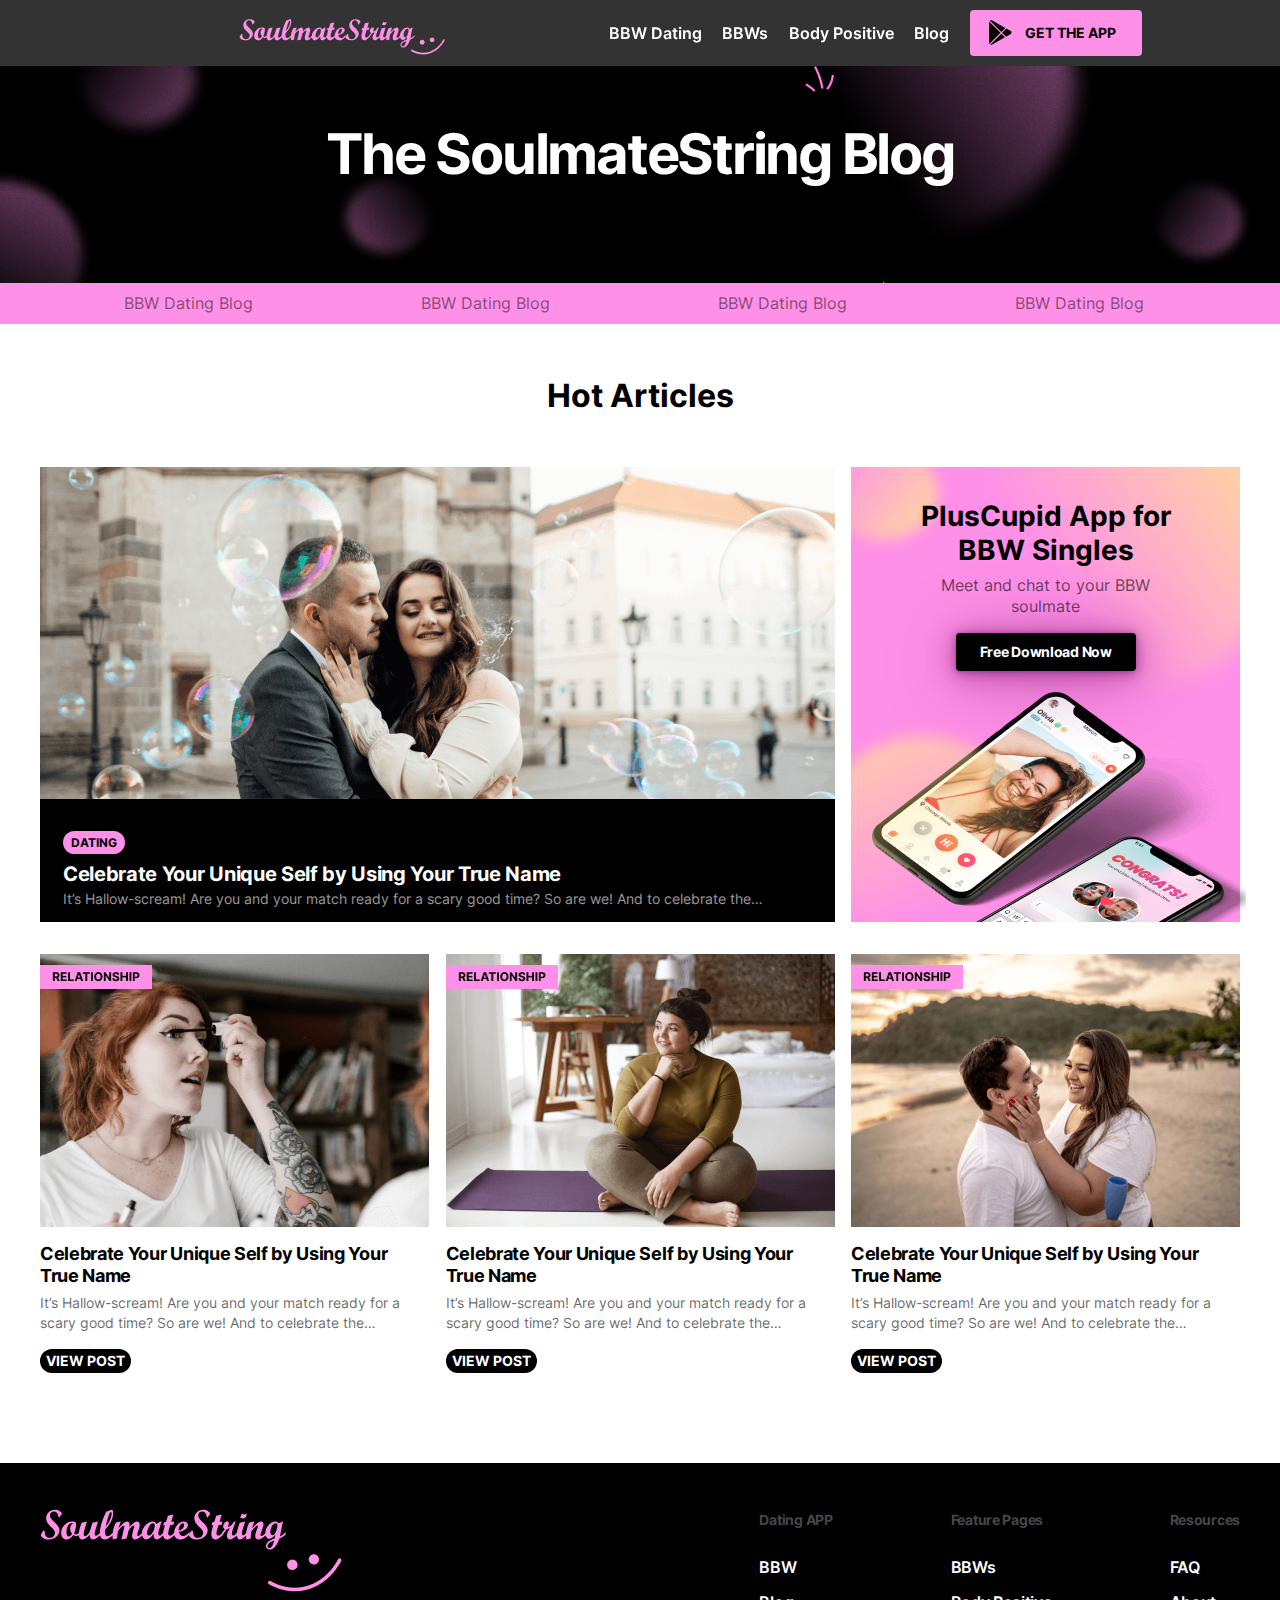
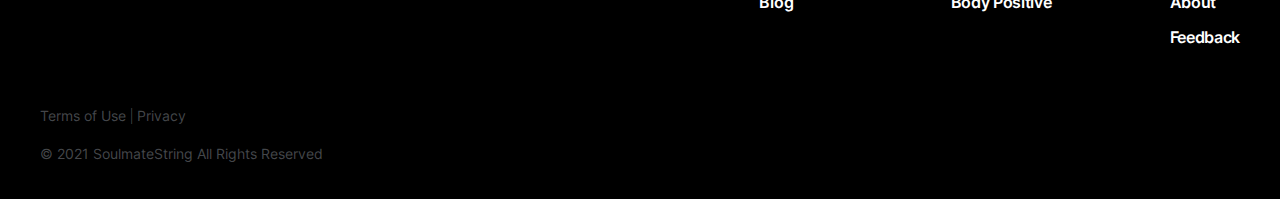
<file: views/blog/index.html>
<!DOCTYPE html>
<html lang="en">
<head>
    <meta charset="UTF-8">
    <meta http-equiv="X-UA-Compatible" content="IE=edge">
    <meta name="viewport" content="width=device-width, initial-scale=1.0">
    <meta name="description" content="The Latest Catch from SoulmateString: dating advice, helpful tips, relationships, sexuality, and other dating related topics.">
    <link rel="stylesheet" href="../../web/css/global.css">
    <link rel="stylesheet" href="../../web/css/pages/blog.css">
    <title>SoulmateString  Blog | Dating Tips, Advice and More</title>
</head>
<body>
    <header class="header-pc">
        <div class="nav-logo">
            <a href="../site/index.html" class="logo" ><img src="../../web/images/logo.svg" alt=""></a>
        </div>
        <div class="nav-btns">
            <ul>
                <li><a href="../site/bbw.html">BBW Dating</a></li>
                <li><a href="../site/bbws.html">BBWs</a></li>
                <li><a href="../site/bp.html">Body Positive</a></li>       
                <li><a href="../blog/index.html">Blog</a></li>
                <li><a href="javascript:void(0);" class="button download-button nav-button hover-logo" onclick="getGa('pluscdlclick-pc', 'click', 'navigation')">
                        <!-- <img src="../../web/images/download-google.svg" alt=""> -->
                        <span>G</span>
                        <span>E</span>
                        <span>T</span>&nbsp;
                        <span>T</span>
                        <span>H</span>
                        <span>E</span>&nbsp;
                        <span>A</span>
                        <span>P</span>
                        <span>P</span>
                    </a>
                </li>
            </ul>
        </div>
    </header>
    <header class="header-mob">
        <div class="nav-logo">
            <a href="../site/index.html"><img src="../../web/images/logo-mob.png" alt=""></a>
        </div>
        <div class="nav-btn">
            <img src="../../web/images/nav-btn-mob.png" alt="">
        </div>
    </header>

    <!-- banner -->
    <section class="blog-banner custom-sc">
        <div class="container">
            <h1 class="blog-banner-title fadeInUp delay1">The SoulmateString Blog</h1>
        </div>
    </section>

    <!-- nav -->
    <section class="nav">
        <div class="container pc">
            <ul class="nav-list">
                <li><a href="./blog_dating.html">BBW Dating Blog</a></li>
                <li><a href="javascript:void(0);">BBW Dating Blog</a></li>
                <li><a href="javascript:void(0);">BBW Dating Blog</a></li>
                <li><a href="javascript:void(0);">BBW Dating Blog</a></li>
            </ul>
        </div>
        <div class="nav_selects mob">
            <p class="_pick">BBW Dating Blog
                <img src="../../web/images/blog/select-arrow.png" alt="">
            </p>
        </div>
    </section>

    <!--  hot articles -->
    <section class="_hot_arti custom-sc">
        <div class="container">
            <h2 class="_hot-title fadeInUp delay3">Hot Articles</h2>
            <div class="_arti-content">
                <div class="_arti-items _show fadeInUp delay4">
                    <a href="./blog_dating_page.html">
                        <img src="../../web/images/blog/blog-show.png" alt="" class="pc">
                        <img src="../../web/images/blog/blog-show-mob.png" alt="" class="mob">
                        <div class="_arti_txt _show-txt">
                            <span>DATING</span>
                            <b>Celebrate Your Unique Self by Using Your True Name</b>
                            <p>It’s Hallow-scream! Are you and your match ready for a scary good time? So are we! And to celebrate the…</p>
                        </div>
                    </a>
                </div>
                <div class="_arti-items _arti-card  fadeInUp delay4 pc">
                    <div class="_arti-card-txt">
                        <b>PlusCupid App for BBW Singles</b>
                        <p> Meet and chat to your BBW soulmate</p>
                        <a href="javascript:void(0);" class="download-button hover-effect2 blog-card-button" onclick="getGa('pluscdlclick-pc', 'click', 'bloghp')">
                            <span>F</span>
                            <span>r</span>
                            <span>e</span>
                            <span>e</span>&nbsp;
                            <span>D</span>
                            <span>o</span>
                            <span>w</span>
                            <span>n</span>
                            <span>l</span>
                            <span>o</span>
                            <span>a</span>
                            <span>d</span>&nbsp;
                            <span>N</span>
                            <span>o</span>
                            <span>w</span>
                        </a>
                    </div>
                    <div class="_card-txt-images">
                        <img src="../../web/images/blog/card-ip1.png" alt="">
                        <img src="../../web/images/blog/card-ip2.png" alt="">
                    </div>
                </div>
                <div class="_arti-items fadeInUp delay5">
                    <a href="./blog_dating_page.html">
                        <img src="../../web/images/blog/arti_items1.png" alt="">
                        <div class="_arti_txt">
                            <b>Celebrate Your Unique Self by Using Your True Name</b>
                            <p>It’s Hallow-scream! Are you and your match ready for a scary good time? So are we! And to celebrate the…</p>
                            <span>VIEW POST</span>
                        </div>
                    </a>
                </div>
                <div class="_arti-items fadeInUp delay8">
                    <a href="./blog_dating_page.html">
                        <img src="../../web/images/blog/arti_items2.png" alt="">
                        <div class="_arti_txt">
                            <b>Celebrate Your Unique Self by Using Your True Name</b>
                            <p>It’s Hallow-scream! Are you and your match ready for a scary good time? So are we! And to celebrate the…</p>
                            <span>VIEW POST</span>
                        </div>
                    </a>
                </div>
                <div class="_arti-items fadeInUp delay8">
                    <a href="./blog_dating_page.html">
                        <img src="../../web/images/blog/arti_items3.png" alt="">
                        <div class="_arti_txt">
                            <b>Celebrate Your Unique Self by Using Your True Name</b>
                            <p>It’s Hallow-scream! Are you and your match ready for a scary good time? So are we! And to celebrate the…</p>
                            <span>VIEW POST</span>
                        </div>
                    </a>
                </div>
            </div>
        </div>
    </section>

    <footer class="footer">
        <div class="container">
            <div class="footer-cnt">
                <div class="_left pc">
                    <img src="../../web/images/footer-logo.svg" alt="">
                </div>
                <div class="_right">
                    <ul class="_right_list">
                        <li>
                            <p>Dating APP</p>
                            <a href="/views/site/bbw.html">BBW</a>
                            <a href="/views/blog/index.html">Blog</a>
                        </li>
                        <li>
                            <p>Feature Pages</p>
                            <a href="/views/site/bbws.html">BBWs</a>
                            <a href="/views/site/bp.html">Body Positive</a>
                        </li>
                        <li>
                            <p>Resources</p>
                            <a href="/views/site/faqs.html">FAQ</a>
                            <a href="/views/site/about.html">About</a>
                            <a href="/views/site/feedback.html">Feedback</a>
                        </li>
                    </ul>
                </div>
            </div>
            <div class="footer-copy">
                <div class="tp">
                    <a href="../site/terms.html">Terms of Use</a> | 
                    <a href="../privacy/policy.html">Privacy</a>
                </div>
                <p class="copy">© 2021 SoulmateString All Rights Reserved </p>
            </div>
        </div>
    </footer>
</body>
</html>
<script src="../../web/js/jquery-3.6.0.min.js"></script>
<script src="../../web/js/animation-scroll.min.js"></script>
<script src="../../web/js/common.min.js"></script>
</file>
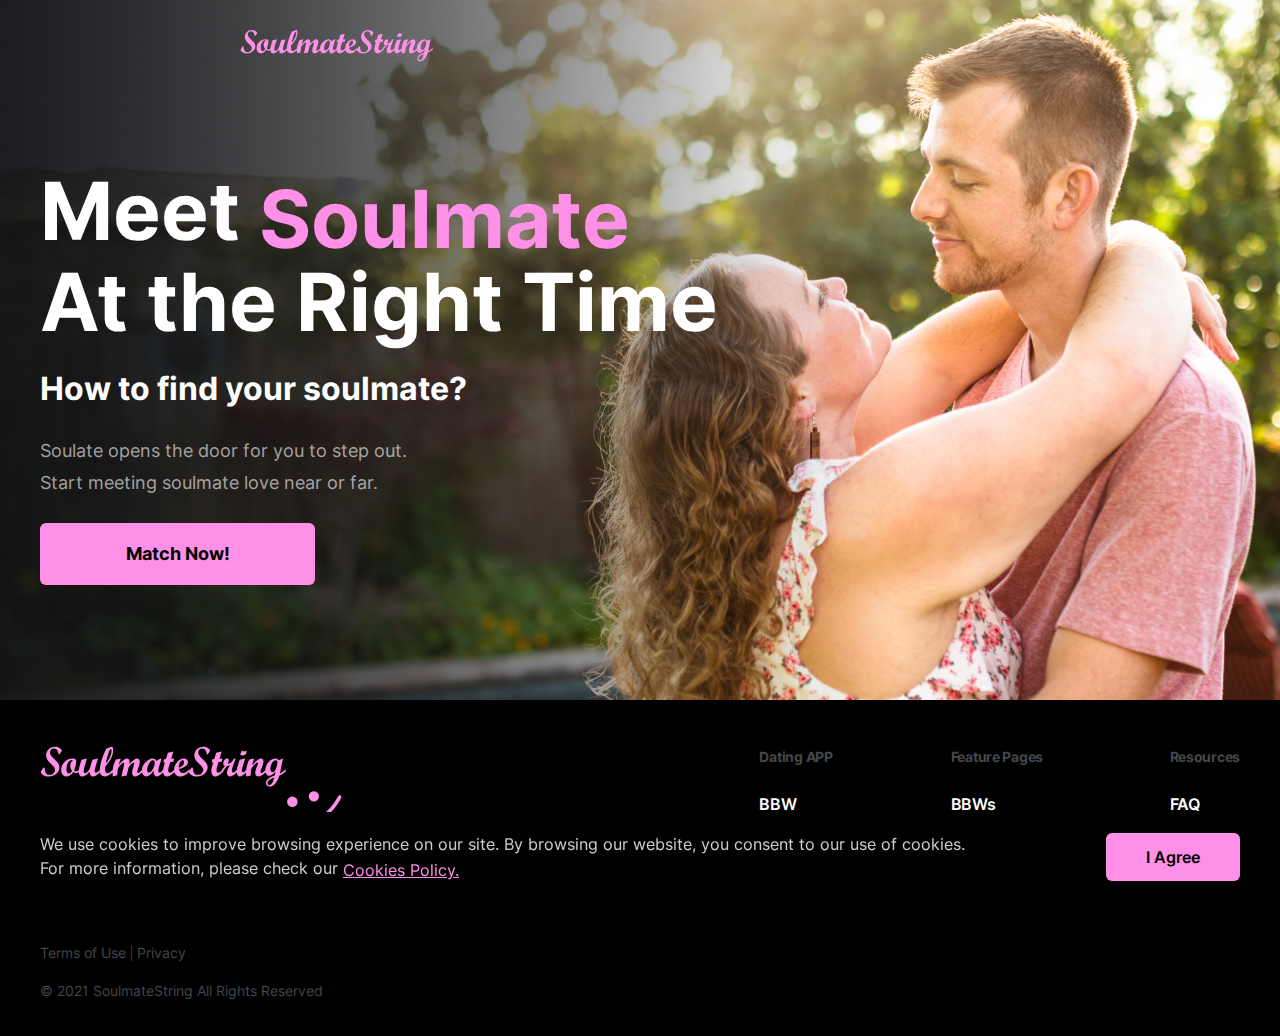
<file: views/site/index.html>
<!DOCTYPE html>
<html lang="en">

<head>
    <meta charset="UTF-8">
    <meta http-equiv="X-UA-Compatible" content="IE=edge">
    <meta name="viewport" content="width=device-width, initial-scale=1.0">
    <meta name="description" content="SoulmateString is the best dating site for soulmate seekers. Meet new friends near you and set up a perfect local dating with your soulmate match.">
    <title>SoulmateString - Find, Chat and Date with Soulmate Love</title>
    <link rel="stylesheet" href="../../web/css/pages/home.css">
    <link rel="stylesheet" href="../../web/css/global.css">
</head>

<body>
    <section class="home">
        <!-- <header class="header-pc">
            <div class="nav-logo">
                <a href="../site/index.html" class="logo"><img src="../../web/images/logo.svg" alt=""></a>
            </div>
            <div class="nav-btns">
                <ul>
                    <li><a href="../site/bbw.html">BBW Dating</a></li>
                    <li><a href="../site/bbws.html">BBWs</a></li>
                    <li><a href="../site/bp.html">Body Positive</a></li>
                    <li><a href="../blog/index.html">Blog</a></li>
                    <li>
                        <a href="" class="button download-button nav-button hover-logo">
                            <span>G</span>
                            <span>E</span>
                            <span>T</span>&nbsp;
                            <span>T</span>
                            <span>H</span>
                            <span>E</span>&nbsp;
                            <span>A</span>
                            <span>P</span>
                            <span>P</span>
                        </a>
                    </li>
                </ul>
            </div>
        </header>
        <header class="header-mob">
            <div class="nav-logo">
                <a href="../site/index.html"><img src="../../web/images/logo-mob.png" alt=""></a>
            </div>
            <div class="nav-btn">
                <img src="../../web/images/nav-btn-mob.png" alt="">
            </div>
        </header> -->
        <section class="main">
            <div class="slider">
                <div class="logo">
                    <a href="#"></a>
                </div>
                <ul>
                    <li class="banner_one">
                        <div class="container">
                            <h1>Meet <span>Soulmate</span> <br>At the Right Time</h1>
                            <p class="banner_p">How to find your soulmate?</p>
                            <p class="banner_word">Soulate opens the door for you to step out. <br> Start meeting soulmate love near or far.</p>
                            <a href="javascript:void(0);" class="download-button banner-button hover-effect1">
                                <span>M</span>
                                <span>a</span>
                                <span>t</span>
                                <span>c</span>
                                <span>h</span>&nbsp;
                                <span>N</span>
                                <span>o</span>
                                <span>w!</span>
                            </a>
                        </div>
                    </li>
                    <li class="banner_two">
                        <div class="container">
                            <h2>Date with <span>Soulmate</span> <br> for Deeper <br> Relationship</h2>
                            <p class="banner_p">Make romantic dates with new people you meet.</p>
                            <p class="banner_word">Soulmate is the matchmaker that covers tricks to build relationships deeply. <br> Enjoy the happiness to find a soulmate, a true love and the special other half.</p>
                        </div>
                    </li>
                    <li class="banner_three">
                        <div class="container">
                            <h2>Chat with <span>Soulmate</span> <br class="banner_br"> to Build Deep <br class="banner_br">Connection</h2>
                            <p class="banner_p">Be brave and say “Hi” to your crush.</p>
                            <p class="banner_word">Are soulmates real? Surely! <br> Search for the perfect soulmate who adores you.</p>
                        </div>
                    </li>
                </ul>
            </div>
        </section>
        <footer class="footer">
            <div class="container">
                <div class="footer-cnt">
                    <div class="_left pc">
                        <img src="../../web/images/footer-logo.svg" alt="">
                    </div>
                    <div class="_right">
                        <ul class="_right_list">
                            <li>
                                <p>Dating APP</p>
                                <a href="/views/site/bbw.html">BBW</a>
                                <a href="/views/blog/index.html">Blog</a>
                            </li>
                            <li>
                                <p>Feature Pages</p>
                                <a href="/views/site/bbws.html">BBWs</a>
                                <a href="/views/site/bp.html">Body Positive</a>
                            </li>
                            <li>
                                <p>Resources</p>
                                <a href="/views/site/faqs.html">FAQ</a>
                                <a href="/views/site/about.html">About</a>
                                <a href="/views/site/feedback.html">Feedback</a>
                            </li>
                        </ul>
                    </div>
                </div>
                <div class="footer-copy">
                    <div class="tp">
                        <a href="../site/terms.html">Terms of Use</a> | 
                        <a href="../privacy/policy.html">Privacy</a>
                    </div>
                    <p class="copy">© 2021 SoulmateString All Rights Reserved </p>
                </div>
            </div>
        </footer>
        <section class="confirm_pop">
            <div class="container">
                <div class="warp">
                    <p>We use cookies to improve browsing experience on our site. By browsing our website, you consent to our use of cookies. <br class="brbr"> For more information, please check our <a href="#">Cookies Policy.</a> </p>
                    <button type="button" class="confirm_btn hover-effect1">
                        <span>I</span>&nbsp;
                        <span>A</span>
                        <span>g</span>
                        <span>r</span>
                        <span>e</span>
                        <span>e</span>
                    </button>
                </div>

            </div>
        </section>
    </section>

</body>
<script src="../../web/js/jquery-3.6.0.min.js"></script>
<script src="../../web/js/common.min.js"></script>
<script src="../../web/js/home.min.js"></script>


</html>
</file>
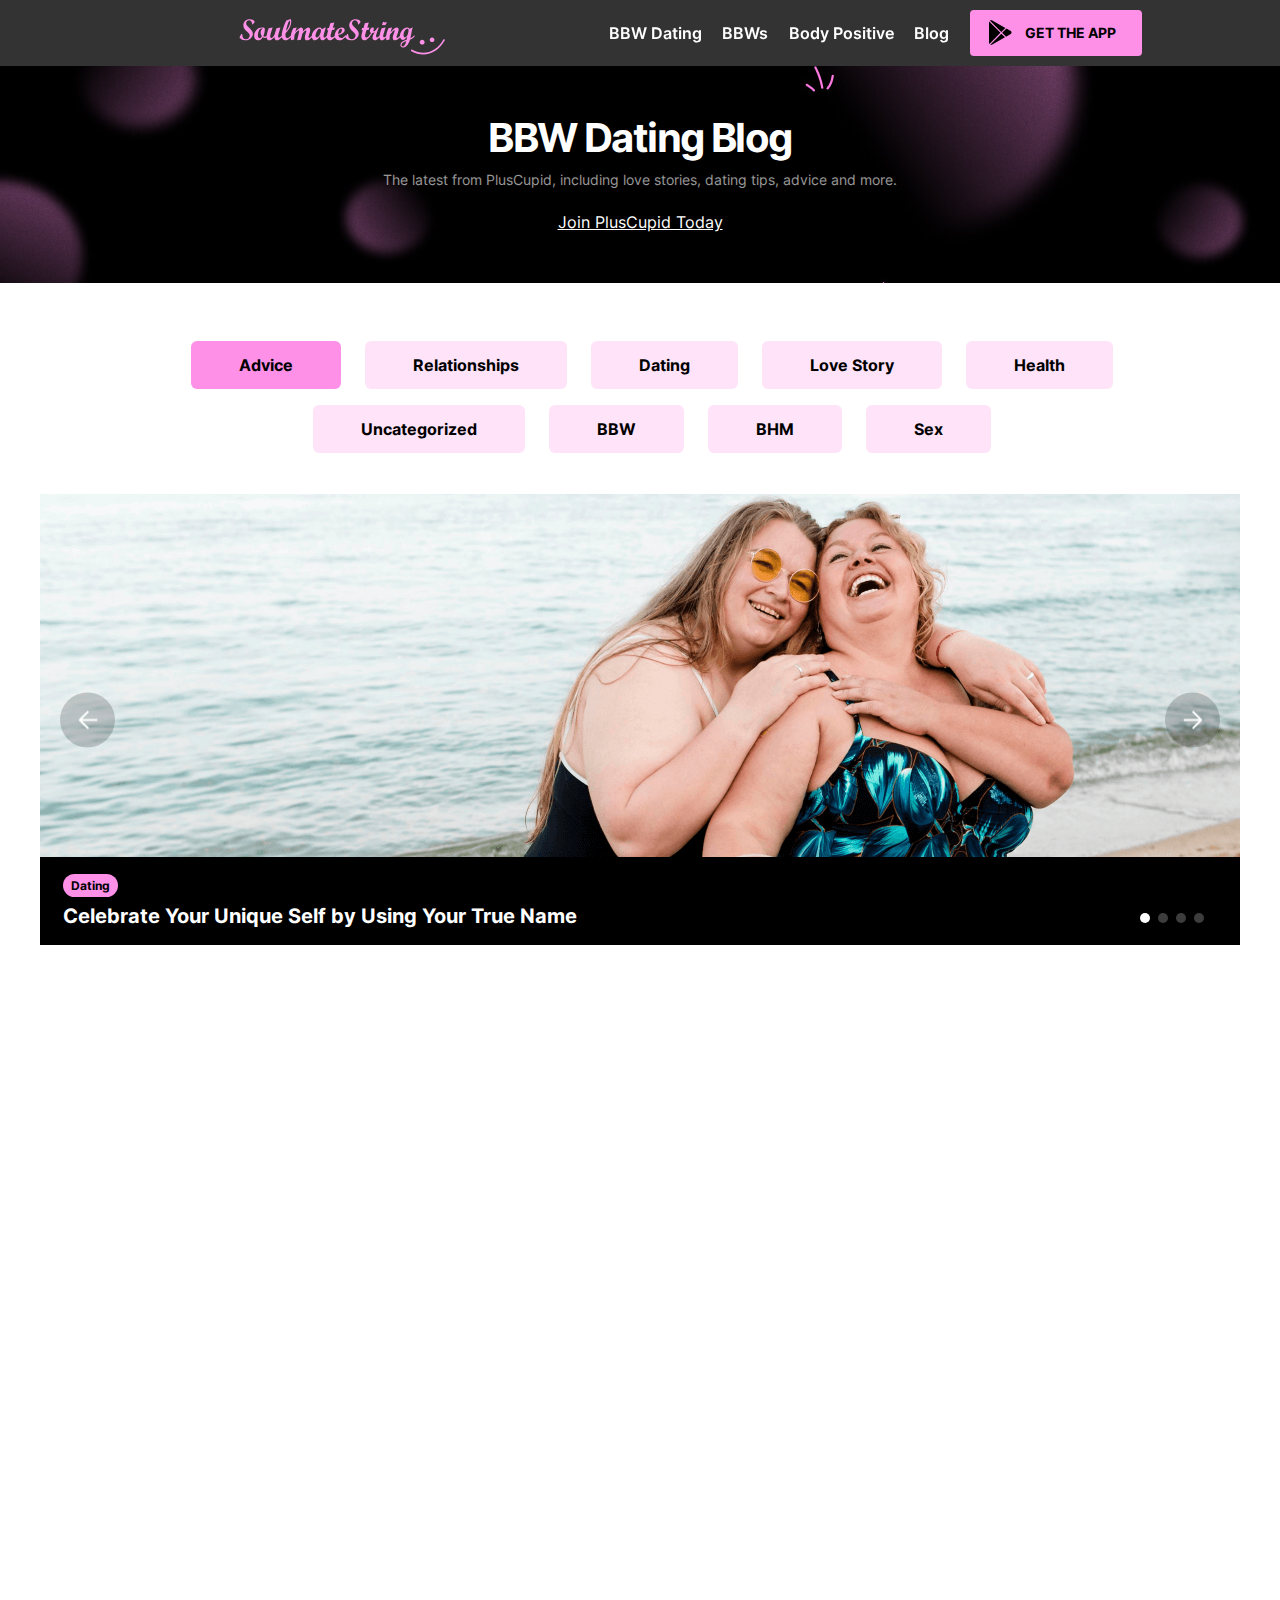
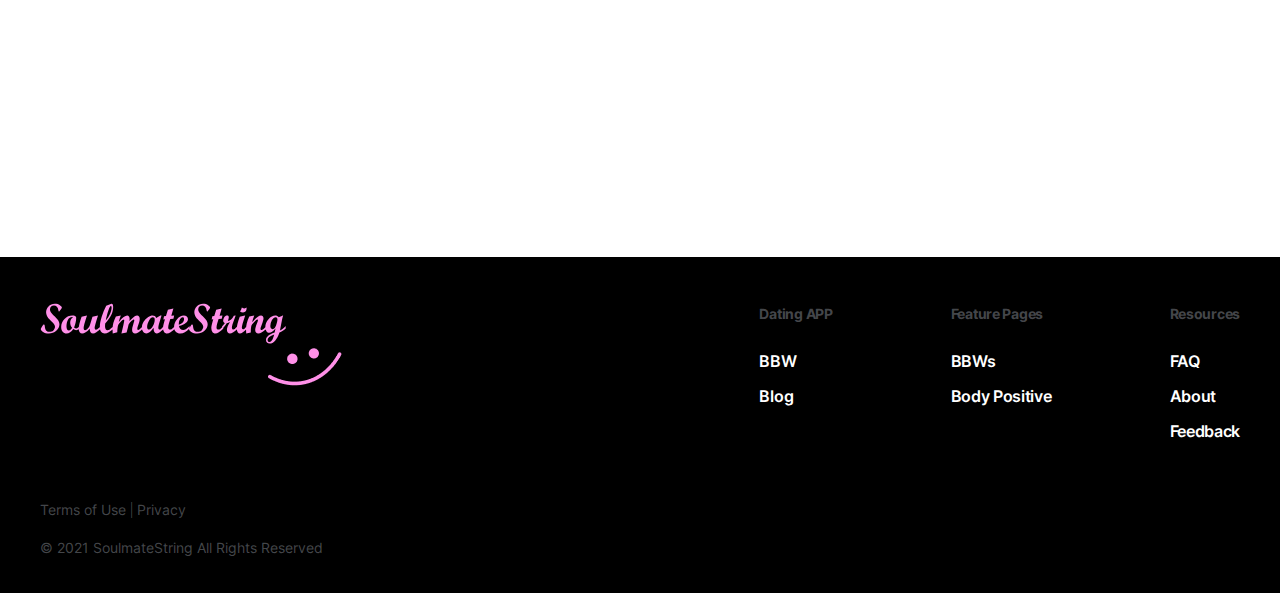
<file: views/blog/blog_advice.html>
<!DOCTYPE html>
<html lang="en">
<head>
    <meta charset="UTF-8">
    <meta http-equiv="X-UA-Compatible" content="IE=edge">
    <meta name="viewport" content="width=device-width, initial-scale=1.0">
    <link rel="stylesheet" href="../../web/css/global.css">
    <link rel="stylesheet" href="../../web/css/pages/blog-dating.css">
    <title>category blog page</title>
</head>
<body>
    <!-- blog advice -->
    <!-- blog-dating -->
    <header class="header-pc">
        <div class="nav-logo">
            <a href="../site/index.html" class="logo"><img src="../../web/images/logo.svg" alt=""></a>
        </div>
        <div class="nav-btns">
            <ul>
                <li><a href="../site/bbw.html">BBW Dating</a></li>
                <li><a href="../site/bbws.html">BBWs</a></li>
                <li><a href="../site/bp.html">Body Positive</a></li>       
                <li><a href="../blog/index.html">Blog</a></li>
                <li><a href="" class="button download-button nav-button hover-logo">
                        <!-- <img src="../../web/images/download-google.svg" alt=""> -->
                        <span>G</span>
                        <span>E</span>
                        <span>T</span>&nbsp;
                        <span>T</span>
                        <span>H</span>
                        <span>E</span>&nbsp;
                        <span>A</span>
                        <span>P</span>
                        <span>P</span>
                    </a>
                </li>
            </ul>
        </div>
    </header>
    <header class="header-mob">
        <div class="nav-logo">
            <a href="../site/index.html"><img src="../../web/images/logo-mob.png" alt=""></a>
        </div>
        <div class="nav-btn">
            <img src="../../web/images/nav-btn-mob.png" alt="">
        </div>
    </header>

    <!-- banner -->
    <section class="blog-banner custom-sc">
        <div class="container">
            <h1 class="blog-banner-title fadeInUp delay1">BBW Dating Blog</h1>
             <p class="blog-banner-txt fadeInUp delay3">The latest from PlusCupid, including love stories, dating tips, advice and more.</p>
             <a href="javascript:void(0);" class="blog-banner-link fadeInUp delay4">Join PlusCupid Today</a>
        </div>
    </section>

    <section class="content">
        <div class="container">
            <div class="bd_navs">
                <a href="javascript:void(0);" class="active-tag">Advice</a>
                <a href="javascript:void(0);">Relationships</a>
                <a href="javascript:void(0);">Dating</a>
                <a href="javascript:void(0);">Love&nbspStory</a>
                <a href="javascript:void(0);">Health</a>
                <a href="javascript:void(0);">Uncategorized</a>
                <a href="javascript:void(0);">BBW</a>
                <a href="javascript:void(0);">BHM</a>
                <a href="javascript:void(0);">Sex</a>
            </div>
            <!-- 轮播图 -->
            <div class="bd_carousel custom-sc">
                <ul class="bd_carousel-list ">
                    <li>
                        <img src="../../web/images/blog/article-scroll.png" alt="" class="pc">
                        <img src="../../web/images/blog/article-scroll-mob.png" alt="" class="mob">
                        <div class="car-txt">
                            <span class="fadeInUp delay6">Dating</span>
                            <h3 class="fadeInUp delay8">Celebrate Your Unique Self by Using Your True Name</h3>
                        </div>
                    </li>
                    <li>
                        <img src="../../web/images/blog/article-scroll2.png" alt="" class="pc">
                        <img src="../../web/images/blog/article-scroll2-mob.png" alt="" class="mob">
                        <div class="car-txt">
                            <span>Dating</span>
                            <h3>Celebrate Your Unique Self by Using Your True Name</h3>
                        </div>
                    </li>
                    <li>
                        <img src="../../web/images/blog/article-scroll.png" alt="" class="pc">
                        <img src="../../web/images/blog/article-scroll-mob.png" alt="" class="mob">
                        <div class="car-txt">
                            <span>Dating</span>
                            <h3>Celebrate Your Unique Self by Using Your True Name</h3>
                        </div>
                    </li>
                    <li>
                        <img src="../../web/images/blog/article-scroll2.png" alt="" class="pc">
                        <img src="../../web/images/blog/article-scroll2-mob.png" alt="" class="mob">
                        <div class="car-txt">
                            <span>Dating</span>
                            <h3>Celebrate Your Unique Self by Using Your True Name</h3>
                        </div>
                    </li>
                </ul>
                <div class="prev-btn change_arrow pc" id="prev_switch">
                    <a href="javascript:void(0);"><img src="../../web/images/blog/arrow-left.png" alt=""></a>
                </div>
                <div class="next-btn change_arrow pc" id="next_switch">
                    <a href="javascript:void(0);"><img src="../../web/images/blog/arrow-right.png" alt=""></a>
                </div>
                <div class="paginations">
                    <span class="active"></span>
                    <span></span>
                    <span></span>
                    <span></span>
                </div>
            </div>
            <!-- 文章 -->
            <div class="bd_articles">
                <div class="bd_arti_item scroll-animation">
                    <a href="./blog_dating_page.html">
                        <div class="item-img fadeInUp delay0">
                            <img src="../../web/images/blog/bd_arti-1.png" alt="">
                        </div>
                        <div class="item-txt fadeInUp delay2">
                            <span>DATING</span>
                            <h3 class="item-txt-desc">Celebrate Your Unique Self by Using Your True Name</h3>
                        </div>
                    </a>
                </div>
                <div class="bd_arti_item scroll-animation">
                    <div class="item-img fadeInUp delay1">
                        <img src="../../web/images/blog/bd_arti-2.png" alt="">
                    </div>
                    <div class="item-txt fadeInUp delay3">
                        <span>Relationship</span>
                        <h3 class="item-txt-desc">Celebrate Your Unique Self by Using Your True Name</h3>
                    </div>
                </div>
                <div class="bd_arti_item scroll-animation">
                    <div class="item-img fadeInUp delay2">
                        <img src="../../web/images/blog/bd_arti-3.png" alt="">
                    </div>
                    <div class="item-txt fadeInUp delay4">
                        <span>Love Story</span>
                        <h3 class="item-txt-desc">Celebrate Your Unique Self by Using Your True Name</h3>
                    </div>
                </div>
                <div class="bd_arti_item scroll-animation">
                    <div class="item-img fadeInUp delay0">
                        <img src="../../web/images/blog/bd_arti-4.png" alt="">
                    </div>
                    <div class="item-txt fadeInUp delay2">
                        <span>BBW</span>
                        <h3 class="item-txt-desc">Celebrate Your Unique Self by Using Your True Name</h3>
                    </div>
                </div>
                <div class="bd_arti_item scroll-animation">
                    <div class="item-img fadeInUp delay1">
                        <img src="../../web/images/blog/bd_arti-5.png" alt="">
                    </div>
                    <div class="item-txt fadeInUp delay3">
                        <span>DATING</span>
                        <h3 class="item-txt-desc">Celebrate Your Unique Self by Using Your True Name</h3>
                    </div>
                </div>
                <div class="bd_arti_item scroll-animation">
                    <div class="item-img fadeInUp delay5">
                        <img src="../../web/images/blog/bd_arti-6.png" alt="">
                    </div>
                    <div class="item-txt fadeInUp delay4">
                        <span>Sex</span>
                        <h3 class="item-txt-desc">Celebrate Your Unique Self by Using Your True Name</h3>
                    </div>
                </div>
            </div>
        </div>
    </section>

    <footer class="footer">
        <div class="container">
            <div class="footer-cnt">
                <div class="_left pc">
                    <img src="../../web/images/footer-logo.svg" alt="">
                </div>
                <div class="_right">
                    <ul class="_right_list">
                        <li>
                            <p>Dating APP</p>
                            <a href="/views/site/bbw.html">BBW</a>
                            <a href="/views/blog/index.html">Blog</a>
                        </li>
                        <li>
                            <p>Feature Pages</p>
                            <a href="/views/site/bbws.html">BBWs</a>
                            <a href="/views/site/bp.html">Body Positive</a>
                        </li>
                        <li>
                            <p>Resources</p>
                            <a href="/views/site/faqs.html">FAQ</a>
                            <a href="/views/site/about.html">About</a>
                            <a href="/views/site/feedback.html">Feedback</a>
                        </li>
                    </ul>
                </div>
            </div>
            <div class="footer-copy">
                <div class="tp">
                    <a href="../site/terms.html">Terms of Use</a> | 
                    <a href="../privacy/policy.html">Privacy</a>
                </div>
                <p class="copy">© 2021 SoulmateString All Rights Reserved </p>
            </div>
        </div>
    </footer>
</body>
</html>
<script src="../../web/js/jquery-3.6.0.min.js"></script>
<script src="../../web/js/animation-scroll.min.js"></script>
<script src="../../web/js/blog-dating.min.js"></script>
<script>
    $(function() {
        setTimeout(() => {
            $('.custom-sc').addClass('on')
        }, 300);
    })
</script>
</file>
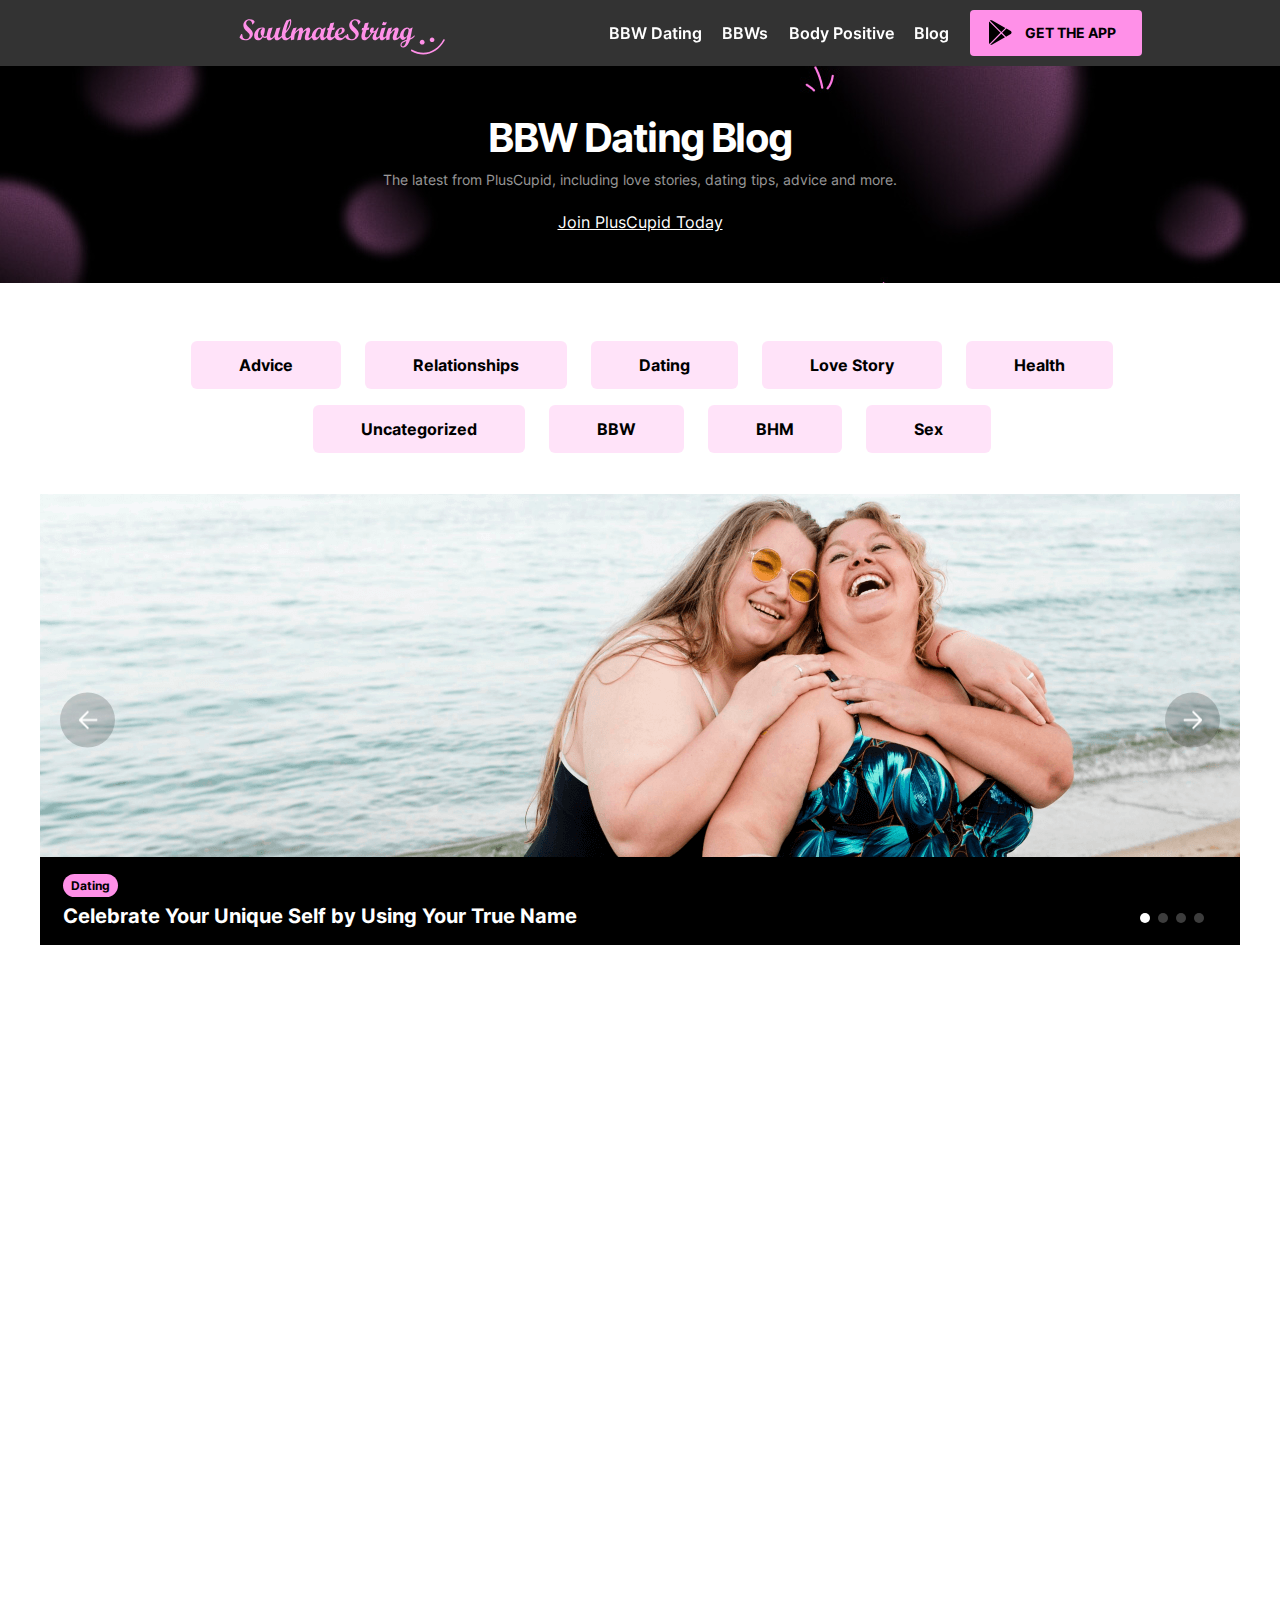
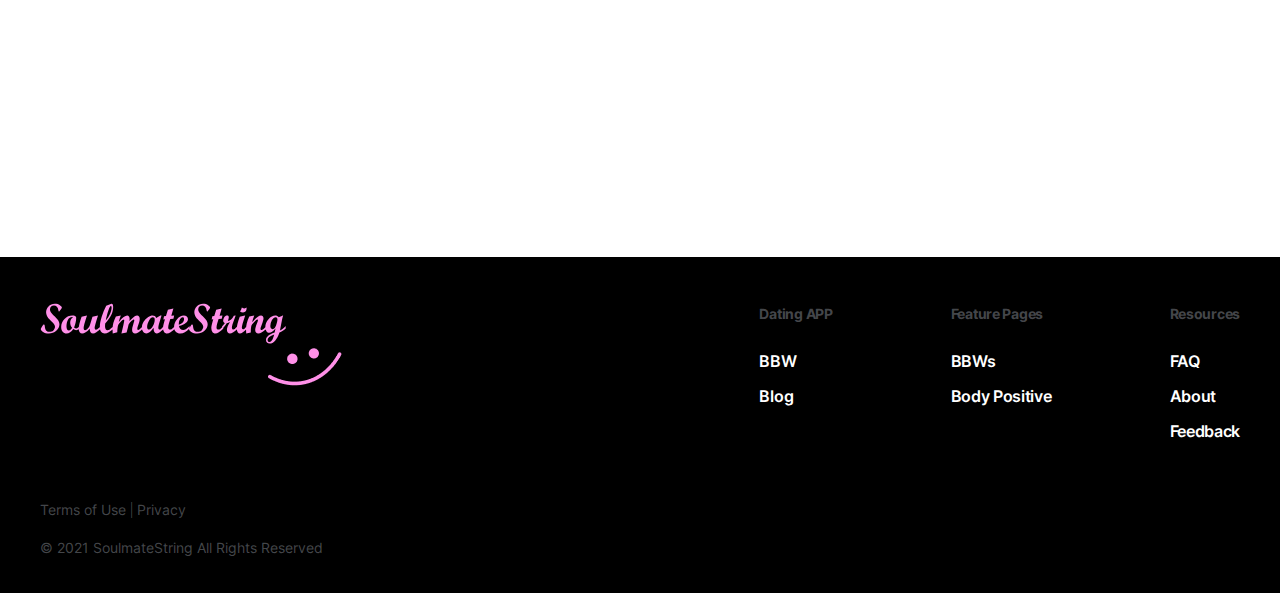
<file: views/blog/blog_dating.html>
<!DOCTYPE html>
<html lang="en">
<head>
    <meta charset="UTF-8">
    <meta http-equiv="X-UA-Compatible" content="IE=edge">
    <meta name="viewport" content="width=device-width, initial-scale=1.0">
    <meta name="description" content="The Latest Catch from SoulmateString: dating advice, helpful tips, relationships, sexuality, and other dating related topics.">
    <link rel="stylesheet" href="../../web/css/global.css">
    <link rel="stylesheet" href="../../web/css/pages/blog-dating.css">
    <title>SoulmateString  Blog | Dating Tips, Advice and More</title>
</head>
<body>
    <!-- blog-dating -->
    <header class="header-pc">
        <div class="nav-logo">
            <a href="../site/index.html" class="logo"><img src="../../web/images/logo.svg" alt=""></a>
        </div>
        <div class="nav-btns">
            <ul>
                <li><a href="../site/bbw.html">BBW Dating</a></li>
                <li><a href="../site/bbws.html">BBWs</a></li>
                <li><a href="../site/bp.html">Body Positive</a></li>       
                <li><a href="../blog/index.html">Blog</a></li>
                <li><a href="" class="button download-button nav-button hover-logo">
                        <!-- <img src="../../web/images/download-google.svg" alt=""> -->
                        <span>G</span>
                        <span>E</span>
                        <span>T</span>&nbsp;
                        <span>T</span>
                        <span>H</span>
                        <span>E</span>&nbsp;
                        <span>A</span>
                        <span>P</span>
                        <span>P</span>
                    </a>
                </li>
            </ul>
        </div>
    </header>
    <header class="header-mob">
        <div class="nav-logo">
            <a href="../site/index.html"><img src="../../web/images/logo-mob.png" alt=""></a>
        </div>
        <div class="nav-btn">
            <img src="../../web/images/nav-btn-mob.png" alt="">
        </div>
    </header>

    <!-- banner -->
    <section class="blog-banner custom-sc">
        <div class="container">
            <h1 class="blog-banner-title fadeInUp delay1">BBW Dating Blog</h1>
             <p class="blog-banner-txt fadeInUp delay3">The latest from PlusCupid, including love stories, dating tips, advice and more.</p>
             <a href="javascript:void(0);" class="blog-banner-link fadeInUp delay4">Join PlusCupid Today</a>
        </div>
    </section>

    <section class="content">
        <div class="container">
            <div class="bd_navs">
                <a href="javascript:void(0);">Advice</a>
                <a href="javascript:void(0);">Relationships</a>
                <a href="javascript:void(0);">Dating</a>
                <a href="javascript:void(0);">Love&nbspStory</a>
                <a href="javascript:void(0);">Health</a>
                <a href="javascript:void(0);">Uncategorized</a>
                <a href="javascript:void(0);">BBW</a>
                <a href="javascript:void(0);">BHM</a>
                <a href="javascript:void(0);">Sex</a>
            </div>
            <!-- 轮播图 -->
            <div class="bd_carousel custom-sc">
                <ul class="bd_carousel-list ">
                    <li>
                        <img src="../../web/images/blog/article-scroll.png" alt="" class="pc">
                        <img src="../../web/images/blog/article-scroll-mob.png" alt="" class="mob">
                        <div class="car-txt">
                            <span class="fadeInUp delay6">Dating</span>
                            <h3 class="fadeInUp delay8">Celebrate Your Unique Self by Using Your True Name</h3>
                        </div>
                    </li>
                    <li>
                        <img src="../../web/images/blog/article-scroll2.png" alt="" class="pc">
                        <img src="../../web/images/blog/article-scroll2-mob.png" alt="" class="mob">
                        <div class="car-txt">
                            <span>Dating</span>
                            <h3>Celebrate Your Unique Self by Using Your True Name</h3>
                        </div>
                    </li>
                    <li>
                        <img src="../../web/images/blog/article-scroll.png" alt="" class="pc">
                        <img src="../../web/images/blog/article-scroll-mob.png" alt="" class="mob">
                        <div class="car-txt">
                            <span>Dating</span>
                            <h3>Celebrate Your Unique Self by Using Your True Name</h3>
                        </div>
                    </li>
                    <li>
                        <img src="../../web/images/blog/article-scroll2.png" alt="" class="pc">
                        <img src="../../web/images/blog/article-scroll2-mob.png" alt="" class="mob">
                        <div class="car-txt">
                            <span>Dating</span>
                            <h3>Celebrate Your Unique Self by Using Your True Name</h3>
                        </div>
                    </li>
                </ul>
                <div class="prev-btn change_arrow pc" id="prev_switch">
                    <a href="javascript:void(0);"><img src="../../web/images/blog/arrow-left.png" alt=""></a>
                </div>
                <div class="next-btn change_arrow pc" id="next_switch">
                    <a href="javascript:void(0);"><img src="../../web/images/blog/arrow-right.png" alt=""></a>
                </div>
                <div class="paginations">
                    <span class="active"></span>
                    <span></span>
                    <span></span>
                    <span></span>
                </div>
            </div>
            <!-- 文章 -->
            <div class="bd_articles">
                <div class="bd_arti_item scroll-animation">
                    <a href="./blog_dating_page.html">
                        <div class="item-img fadeInUp delay0">
                            <img src="../../web/images/blog/bd_arti-1.png" alt="">
                        </div>
                        <div class="item-txt fadeInUp delay2">
                            <span>DATING</span>
                            <h3 class="item-txt-desc">Celebrate Your Unique Self by Using Your True Name</h3>
                        </div>
                    </a>
                </div>
                <div class="bd_arti_item scroll-animation">
                    <a href="./blog_dating_page.html">
                        <div class="item-img fadeInUp delay1">
                            <img src="../../web/images/blog/bd_arti-2.png" alt="">
                        </div>
                        <div class="item-txt fadeInUp delay3">
                            <span>Relationship</span>
                            <h3 class="item-txt-desc">Celebrate Your Unique Self by Using Your True Name</h3>
                        </div>
                    </a>
                </div>
                <div class="bd_arti_item scroll-animation">
                    <a href="./blog_dating_page.html">
                        <div class="item-img fadeInUp delay2">
                            <img src="../../web/images/blog/bd_arti-3.png" alt="">
                        </div>
                        <div class="item-txt fadeInUp delay4">
                            <span>Love Story</span>
                            <h3 class="item-txt-desc">Celebrate Your Unique Self by Using Your True Name</h3>
                        </div>
                    </a>
                </div>
                <div class="bd_arti_item scroll-animation">
                    <a href="./blog_dating_page.html">
                        <div class="item-img fadeInUp delay0">
                            <img src="../../web/images/blog/bd_arti-4.png" alt="">
                        </div>
                        <div class="item-txt fadeInUp delay2">
                            <span>BBW</span>
                            <h3 class="item-txt-desc">Celebrate Your Unique Self by Using Your True Name</h3>
                        </div>
                    </a>
                </div>
                <div class="bd_arti_item scroll-animation">
                    <a href="./blog_dating_page.html">
                        <div class="item-img fadeInUp delay1">
                            <img src="../../web/images/blog/bd_arti-5.png" alt="">
                        </div>
                        <div class="item-txt fadeInUp delay3">
                            <span>DATING</span>
                            <h3 class="item-txt-desc">Celebrate Your Unique Self by Using Your True Name</h3>
                        </div>
                    </a>
                </div>
                <div class="bd_arti_item scroll-animation">
                    <a href="./blog_dating_page.html">
                        <div class="item-img fadeInUp delay5">
                            <img src="../../web/images/blog/bd_arti-6.png" alt="">
                        </div>
                        <div class="item-txt fadeInUp delay4">
                            <span>Sex</span>
                            <h3 class="item-txt-desc">Celebrate Your Unique Self by Using Your True Name</h3>
                        </div>
                    </a>
                </div>
            </div>
        </div>
    </section>

    <footer class="footer">
        <div class="container">
            <div class="footer-cnt">
                <div class="_left pc">
                    <img src="../../web/images/footer-logo.svg" alt="">
                </div>
                <div class="_right">
                    <ul class="_right_list">
                        <li>
                            <p>Dating APP</p>
                            <a href="/views/site/bbw.html">BBW</a>
                            <a href="/views/blog/index.html">Blog</a>
                        </li>
                        <li>
                            <p>Feature Pages</p>
                            <a href="/views/site/bbws.html">BBWs</a>
                            <a href="/views/site/bp.html">Body Positive</a>
                        </li>
                        <li>
                            <p>Resources</p>
                            <a href="/views/site/faqs.html">FAQ</a>
                            <a href="/views/site/about.html">About</a>
                            <a href="/views/site/feedback.html">Feedback</a>
                        </li>
                    </ul>
                </div>
            </div>
            <div class="footer-copy">
                <div class="tp">
                    <a href="../site/terms.html">Terms of Use</a> | 
                    <a href="../privacy/policy.html">Privacy</a>
                </div>
                <p class="copy">© 2021 SoulmateString All Rights Reserved </p>
            </div>
        </div>
    </footer>
</body>
</html>
<script src="../../web/js/jquery-3.6.0.min.js"></script>
<script src="../../web/js/animation-scroll.min.js"></script>
<script src="../../web/js/blog-dating.min.js"></script>
<script src="../../web/js/common.min.js"></script>
</file>
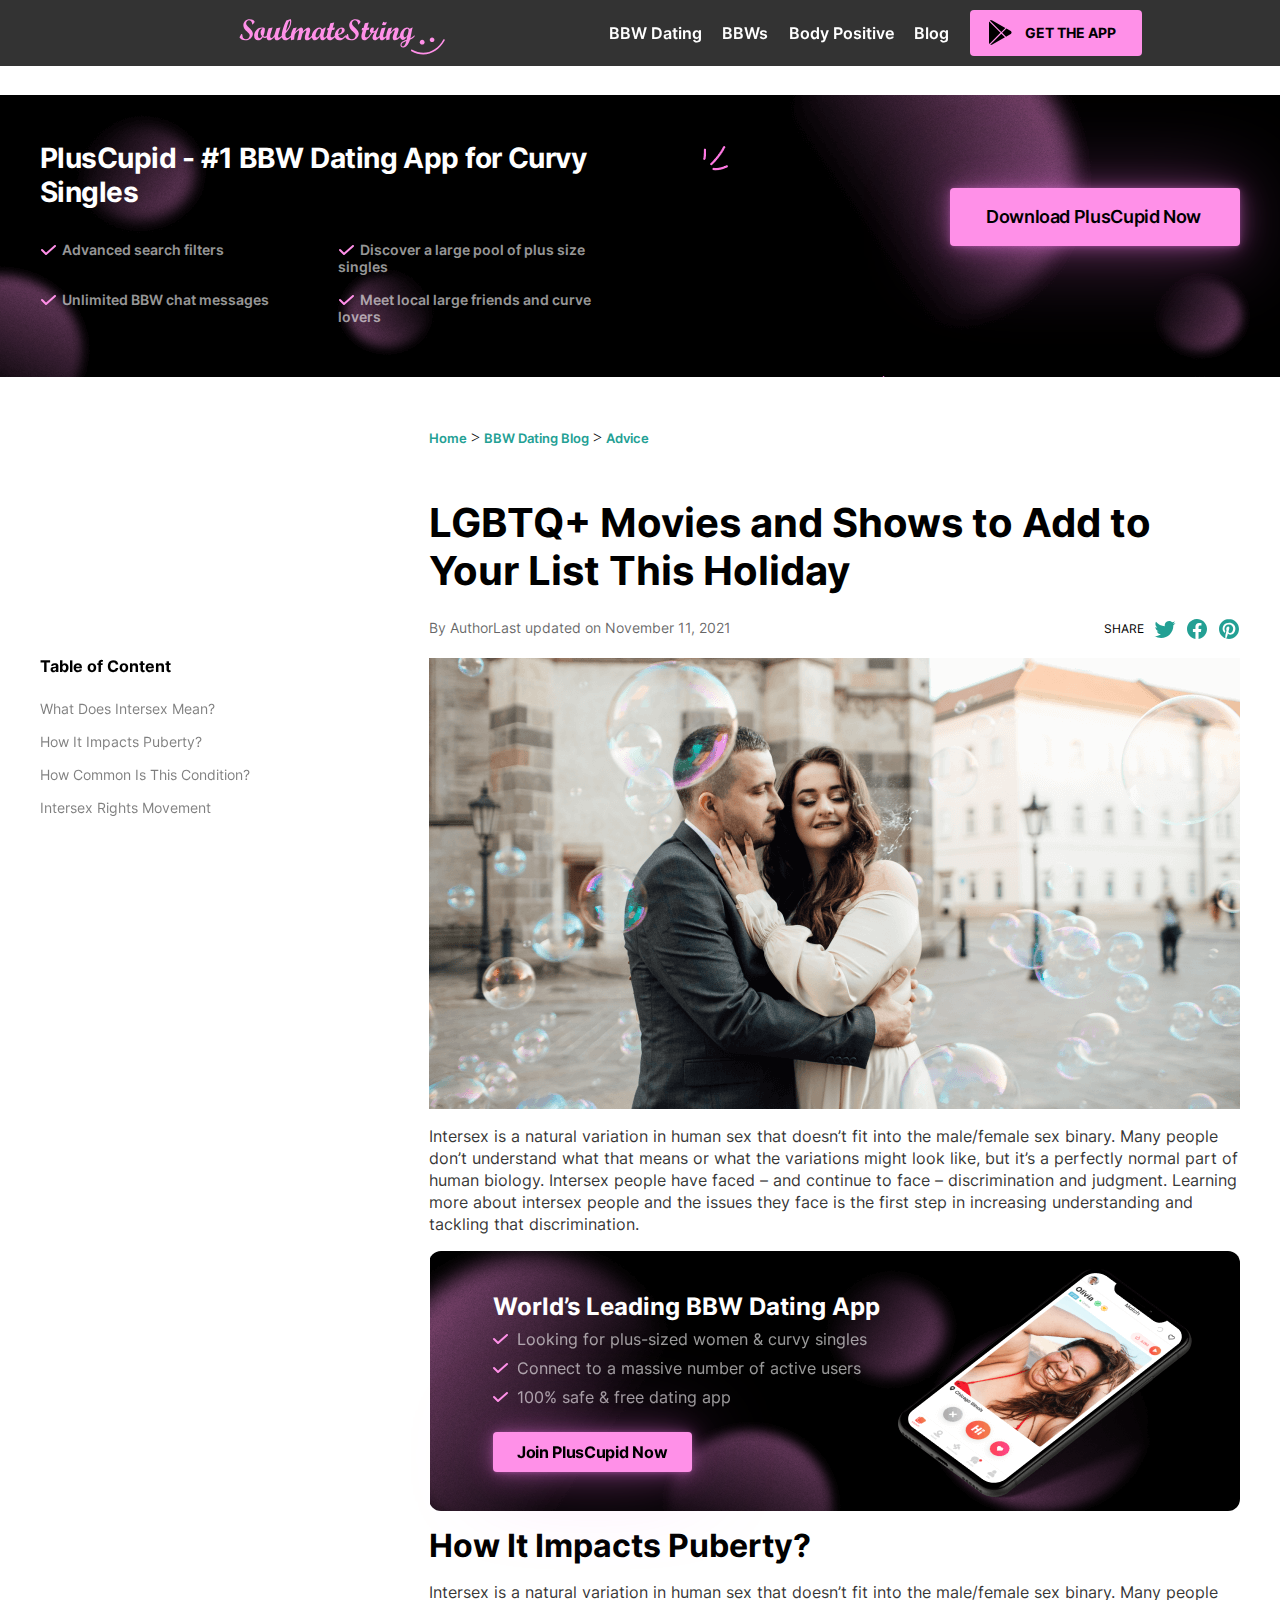
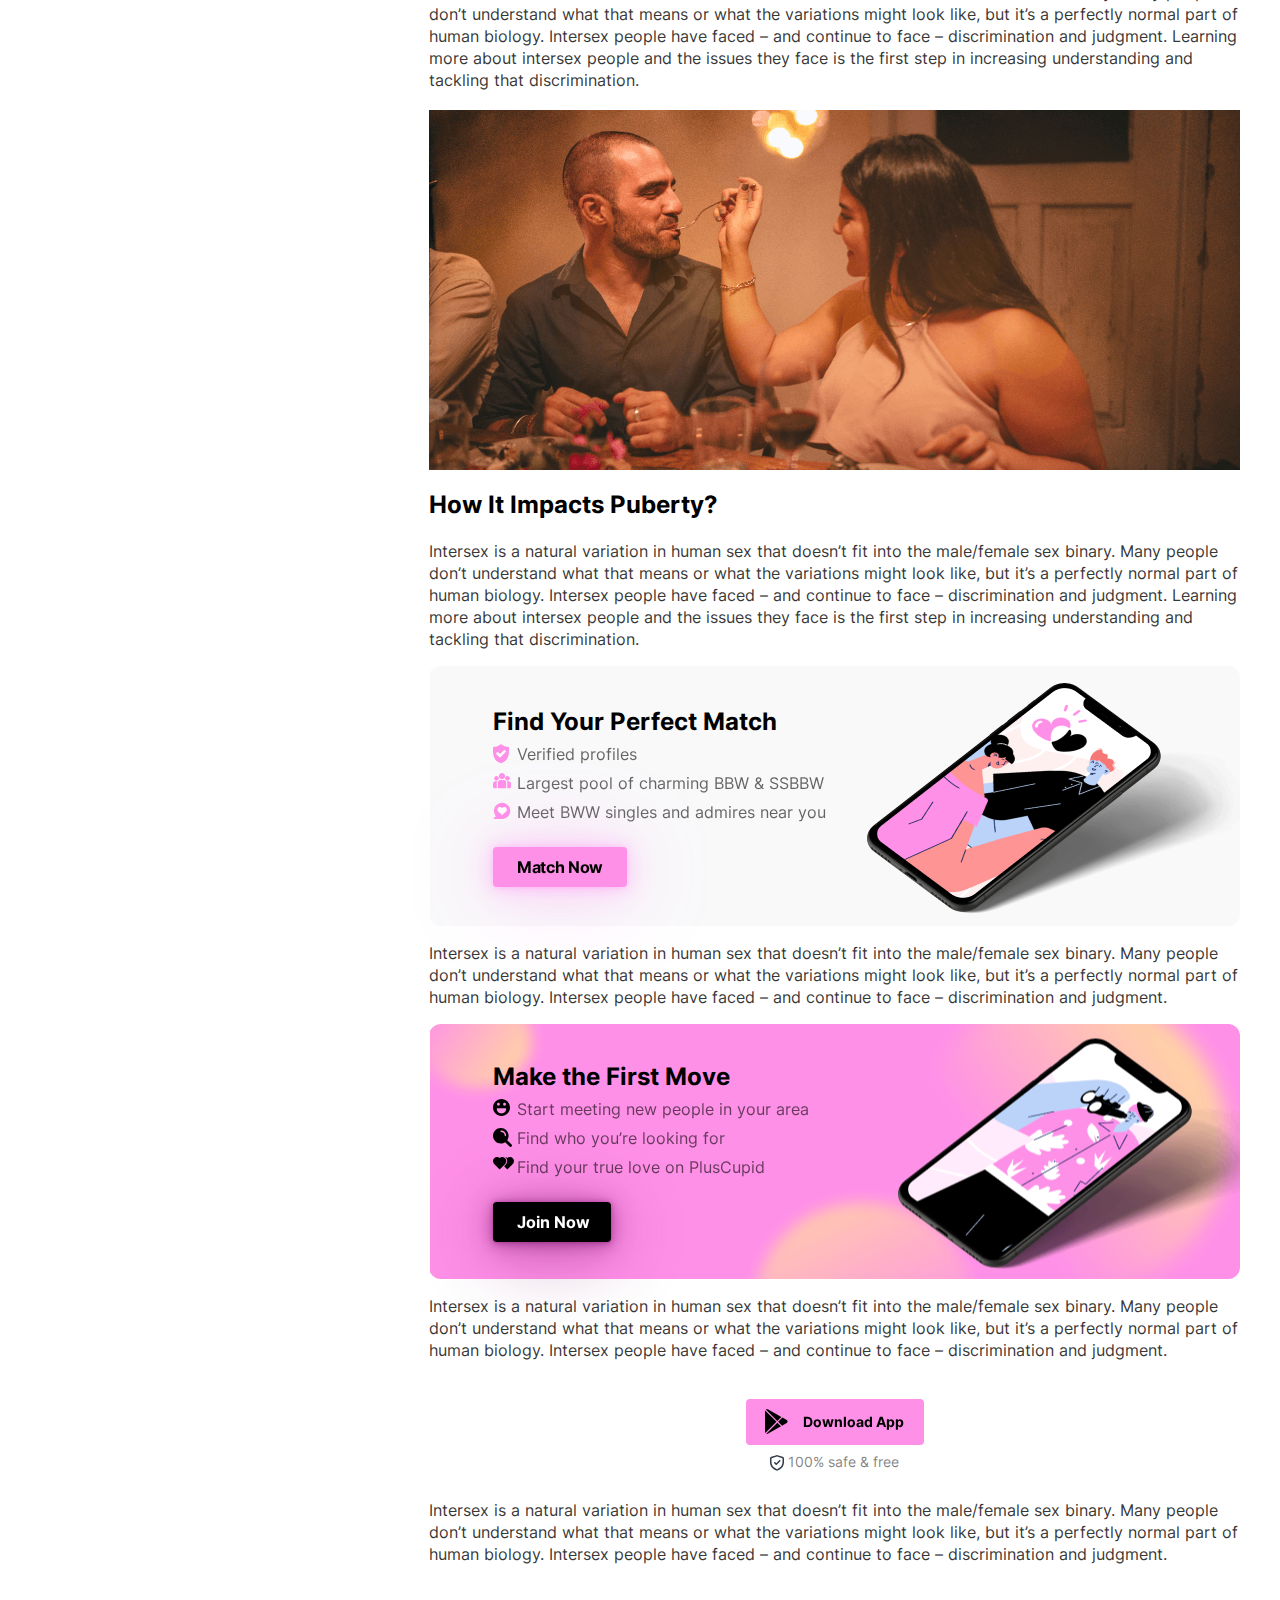
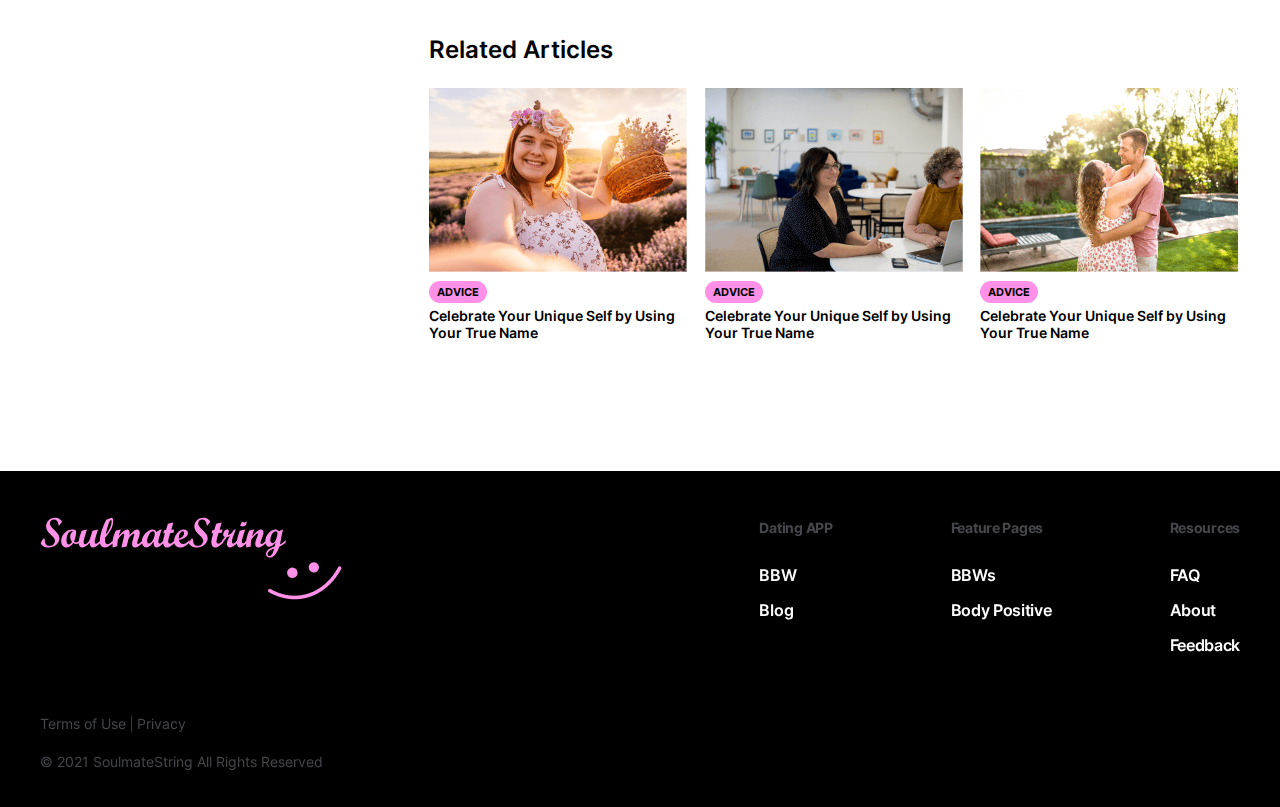
<file: views/blog/blog_dating_page.html>
<!DOCTYPE html>
<html lang="en">
<head>
    <meta charset="UTF-8">
    <meta http-equiv="X-UA-Compatible" content="IE=edge">
    <meta name="viewport" content="width=device-width, initial-scale=1.0">
    <link rel="stylesheet" href="../../web/css/global.css">
    <link rel="stylesheet" href="../../web/css/pages/dating-page.css">
    <title>Blog dating page</title>
</head>
<body>
    <!-- blog dating page -->
    <header class="header-pc">
        <div class="nav-logo">
            <a href="../site/index.html" class="logo"><img src="../../web/images/logo.svg" alt=""></a>
        </div>
        <div class="nav-btns">
            <ul>
                <li><a href="../site/bbw.html">BBW Dating</a></li>
                <li><a href="../site/bbws.html">BBWs</a></li>
                <li><a href="../site/bp.html">Body Positive</a></li>       
                <li><a href="../blog/index.html">Blog</a></li>
                <li><a href="" class="button download-button nav-button hover-logo">
                        <!-- <img src="../../web/images/download-google.svg" alt=""> -->
                        <span>G</span>
                        <span>E</span>
                        <span>T</span>&nbsp;
                        <span>T</span>
                        <span>H</span>
                        <span>E</span>&nbsp;
                        <span>A</span>
                        <span>P</span>
                        <span>P</span>
                    </a>
                </li>
            </ul>
        </div>
    </header>
    <header class="header-mob">
        <div class="nav-logo">
            <a href="../site/index.html"><img src="../../web/images/logo-mob.png" alt=""></a>
        </div>
        <div class="nav-btn">
            <img src="../../web/images/nav-btn-mob.png" alt="">
        </div>
    </header>
    <!-- banner -->
    <section class="dp-banner custom-sc">
        <div class="container">
            <div class="dp-banner-left">
                <h1 class="dp-banner-title fadeInUp delay1">PlusCupid - #1 BBW Dating App for Curvy Singles</h1>
                <ul class="dp-banner-cupid pc fadeInUp delay2">
                    <li>Advanced search filters</li>
                    <li>Discover a large pool of plus size singles</li>
                    <li>Unlimited BBW chat messages</li>
                    <li>Meet local large friends and curve lovers</li>
                </ul>
            </div>
            <div class="dp-banner-right">
                <a href="javascript:void(0);" class="download-button dp-banner-button hover-effect3 pc" onclick="getGa('pluscdlclick-pc', 'click', 'blogdl-xxx-top')">
                    <span>Do</span>
                    <span>wn</span>
                    <span>lo</span>
                    <span>ad</span>&nbsp;
                    <span>Pl</span>
                    <span>us</span>
                    <span>Cu</span>
                    <span>pid</span>&nbsp;
                    <span>N</span>
                    <span>o</span>
                    <span>w</span>
                </a>
                <a href="javascript:void(0);" class="download-button dp-bannerbtn-mob mob">Free Donwload Now</a>
            </div>
        </div>
    </section>
    <!-- content -->
    <section class="dp-content">
        <div class="container"> 
            <div class="dp_left pc">
                <div class="dp_sticky">
                    <p class="index-title">Table of Content</p>
                    <div class="dp_left_ap">
                        <a href="#index-1">What Does Intersex Mean?</a>
                        <a href="#index-2">How It Impacts Puberty?</a>
                        <a href="#index-3">How Common Is This Condition?</a>
                        <a href="#index-4">Intersex Rights Movement</a>
                    </div>
                </div>
            </div>
            <div class="dp_right">
                <div class="dp-crumbs pc">
                    <a href="./index.html">Home</a> > 
                    <a href="./blog_dating.html">BBW Dating Blog</a> > 
                    <a href="./blog_advice.html">Advice</a>
                </div>
                <div class="dp-essay">
                    <h1>LGBTQ+ Movies and Shows to Add to Your List This Holiday</h1>
                    <div class="dp-essay-inf">
                        <div class="author">
                            <span>By Author</span>
                            <span class="split-line mob">|</span>
                            <span>Last updated on November 11, 2021</span>
                        </div>
                        <div class="share">
                            <span>SHARE</span>
                            <a href="javascript:void(0);" class="twitter"></a>
                            <a href="javascript:void(0);" class="fbook"></a>
                            <a href="javascript:void(0);" class="weibo"></a>
                        </div>
                    </div>
                    <p class="dp-img"><img src="../../web/images/blog/essay-4.png" alt=""></p>
                    <div class="dp-index-mob mob">
                        <p class="index-title">Table of Content</p>
                        <div class="dp_index_ap">
                            <a href="javascript:void(0);">What Does Intersex Mean?</a>
                            <a href="#index-2">How It Impacts Puberty?</a>
                            <a href="javascript:void(0);">How Common Is This Condition?</a>
                            <a href="javascript:void(0);">Intersex Rights Movement</a>
                        </div>
                    </div>
                    <p class="dp-txt">Intersex is a natural variation in human sex that doesn’t fit into the male/female sex binary. Many people don’t understand what that means or what the variations might look like, but it’s a perfectly normal part of human biology. Intersex people have faced – and continue to face – discrimination and judgment. Learning more about intersex people and the issues they face is the first step in increasing understanding and tackling that discrimination.</p>
                    <div class="download-card card-1">
                        <p class="dc-title cl-w">World’s Leading BBW Dating App</p>
                        <ul class="dc-reading">
                            <li>Looking for plus-sized women & curvy singles</li>
                            <li>Connect to a massive number of active users</li>
                            <li>100% safe & free dating app</li>
                        </ul>
                        <a href="javascript:void(0);" class="download-button dc-card1-button hover-2 hover-effect3">
                            <span>Jo</span>
                            <span>in</span>&nbsp;
                            <span>Pl</span>
                            <span>us</span>
                            <span>Cu</span>
                            <span>pi</span>
                            <span>d</span>&nbsp;
                            <span>N</span>
                            <span>o</span>
                            <span>w</span>
                        </a>
                    </div>
                    <h2 id="index-2">How It Impacts Puberty?</h2>
                    <p class="dp-txt">Intersex is a natural variation in human sex that doesn’t fit into the male/female sex binary. Many people don’t understand what that means or what the variations might look like, but it’s a perfectly normal part of human biology. Intersex people have faced – and continue to face – discrimination and judgment. Learning more about intersex people and the issues they face is the first step in increasing understanding and tackling that discrimination.</p>
                    <p class="dp-img"><img src="../../web/images/blog/essay-3.png" alt=""></p>
                    <h3>How It Impacts Puberty?</h3>
                    <p class="dp-txt">Intersex is a natural variation in human sex that doesn’t fit into the male/female sex binary. Many people don’t understand what that means or what the variations might look like, but it’s a perfectly normal part of human biology. Intersex people have faced – and continue to face – discrimination and judgment. Learning more about intersex people and the issues they face is the first step in increasing understanding and tackling that discrimination.</p>
                    <div class="download-card card-2">
                        <p class="dc-title cl-b">Find Your Perfect Match</p>
                        <ul class="dc-find">
                            <li><img src="../../web/images/icon/dc-safe.svg" alt="">Verified profiles</li>
                            <li><img src="../../web/images/icon/dc-team.svg" alt="">Largest pool of charming BBW & SSBBW</li>
                            <li><img src="../../web/images/icon/dc-vector.svg" alt="">Meet BWW singles and admires near you</li>
                        </ul>
                        <a href="javascript:void(0);" class="download-button dc-card2-button hover-effect3">
                            <span>M</span>
                            <span>a</span>
                            <span>t</span>
                            <span>c</span>
                            <span>h</span>&nbsp;
                            <span>N</span>
                            <span>o</span>
                            <span>w</span>
                        </a>
                    </div>
                    <p class="dp-txt">Intersex is a natural variation in human sex that doesn’t fit into the male/female sex binary. Many people don’t understand what that means or what the variations might look like, but it’s a perfectly normal part of human biology. Intersex people have faced – and continue to face – discrimination and judgment.</p>
                    <div class="download-card card-3">
                        <p class="dc-title cl-b">Make the First Move</p>
                        <ul class="dc-make">
                            <li><img src="../../web/images/icon/dc-smile.svg" alt="">Start meeting new people in your area</li>
                            <li><img src="../../web/images/icon/dc-find.svg" alt="">Find who you’re looking for</li>
                            <li><img src="../../web/images/icon/dc-heart.svg" alt="">Find your true love on PlusCupid</li>
                        </ul>
                        <a href="javascript:void(0);" class="download-button dc-card3-button hover-effect2">
                            <span>J</span>
                            <span>o</span>
                            <span>i</span>
                            <span>n</span>&nbsp;
                            <span>N</span>
                            <span>o</span>
                            <span>w</span>
                        </a>
                    </div>
                    <p class="dp-txt">Intersex is a natural variation in human sex that doesn’t fit into the male/female sex binary. Many people don’t understand what that means or what the variations might look like, but it’s a perfectly normal part of human biology. Intersex people have faced – and continue to face – discrimination and judgment.</p>
                    <div class="download-btn">
                        <a href="javascript:void(0);" class="button download-button hover-logo edc-button">
                            <span>D</span>
                            <span>o</span>
                            <span>w</span>
                            <span>n</span>
                            <span>l</span>
                            <span>o</span>
                            <span>a</span>
                            <span>d</span>&nbsp;
                            <span>A</span>
                            <span>p</span>
                            <span>p</span>
                        </a>
                        <p class="download-tips">
                            <img src="../../web/images/icon/safe.svg" alt="">
                            100% safe & free
                        </p>
                    </div>
                    <p class="dp-txt">Intersex is a natural variation in human sex that doesn’t fit into the male/female sex binary. Many people don’t understand what that means or what the variations might look like, but it’s a perfectly normal part of human biology. Intersex people have faced – and continue to face – discrimination and judgment.</p>
                </div>
                <div class="dp-related">
                    <h2 class="dp-related-title">Related Articles</h2>
                    <div class="dp-related-articles">
                        <div class="dp-re-item">
                            <a href="./blog_dating_page.html">
                                <img src="../../web/images/blog/related-article1.png" alt="">
                                <div class="dp-re-item-txt">
                                    <span>ADVICE</span>
                                    <p>Celebrate Your Unique Self by Using Your True Name</p>
                                </div>
                            </a>
                        </div>
                        <div class="dp-re-item">
                            <a href="./blog_dating_page.html">
                                <img src="../../web/images/blog/related-article2.png" alt="">
                                <div class="dp-re-item-txt">
                                    <span>ADVICE</span>
                                    <p>Celebrate Your Unique Self by Using Your True Name</p>
                                </div>
                            </a>
                        </div>
                        <div class="dp-re-item">
                            <a href="./blog_dating_page.html">
                                <img src="../../web/images/blog/related-article3.png" alt="">
                                <div class="dp-re-item-txt">
                                    <span>ADVICE</span>
                                    <p>Celebrate Your Unique Self by Using Your True Name</p>
                                </div>
                            </a>
                        </div>
                    </div>
                </div>
                <div class="dp-crumbs-mob mob">
                    <a href="./index.html">Home</a> > 
                    <a href="./blog_dating.html">BBW Dating Blog</a> > 
                    <a href="./blog_advice.html">Advice</a>
                </div>
            </div>
            <div class="dp-float-ball" id="draggable"></div>
        </div>
    </section>

    <footer class="footer">
        <div class="container">
            <div class="footer-cnt">
                <div class="_left pc">
                    <img src="../../web/images/footer-logo.svg" alt="">
                </div>
                <div class="_right">
                    <ul class="_right_list">
                        <li>
                            <p>Dating APP</p>
                            <a href="/views/site/bbw.html">BBW</a>
                            <a href="/views/blog/index.html">Blog</a>
                        </li>
                        <li>
                            <p>Feature Pages</p>
                            <a href="/views/site/bbws.html">BBWs</a>
                            <a href="/views/site/bp.html">Body Positive</a>
                        </li>
                        <li>
                            <p>Resources</p>
                            <a href="/views/site/faqs.html">FAQ</a>
                            <a href="/views/site/about.html">About</a>
                            <a href="/views/site/feedback.html">Feedback</a>
                        </li>
                    </ul>
                </div>
            </div>
            <div class="footer-copy">
                <div class="tp">
                    <a href="../site/terms.html">Terms of Use</a> | 
                    <a href="../privacy/policy.html">Privacy</a>
                </div>
                <p class="copy">© 2021 SoulmateString All Rights Reserved </p>
            </div>
        </div>
    </footer>
</body>
</html>
<script src="../../web/js/jquery-3.6.0.min.js"></script>
<script src="../../web/js/animation-scroll.min.js"></script>
<script src="../../web/js/common.min.js"></script>
<script src="../../web/js/blog-dating-page.min.js"></script>
</file>
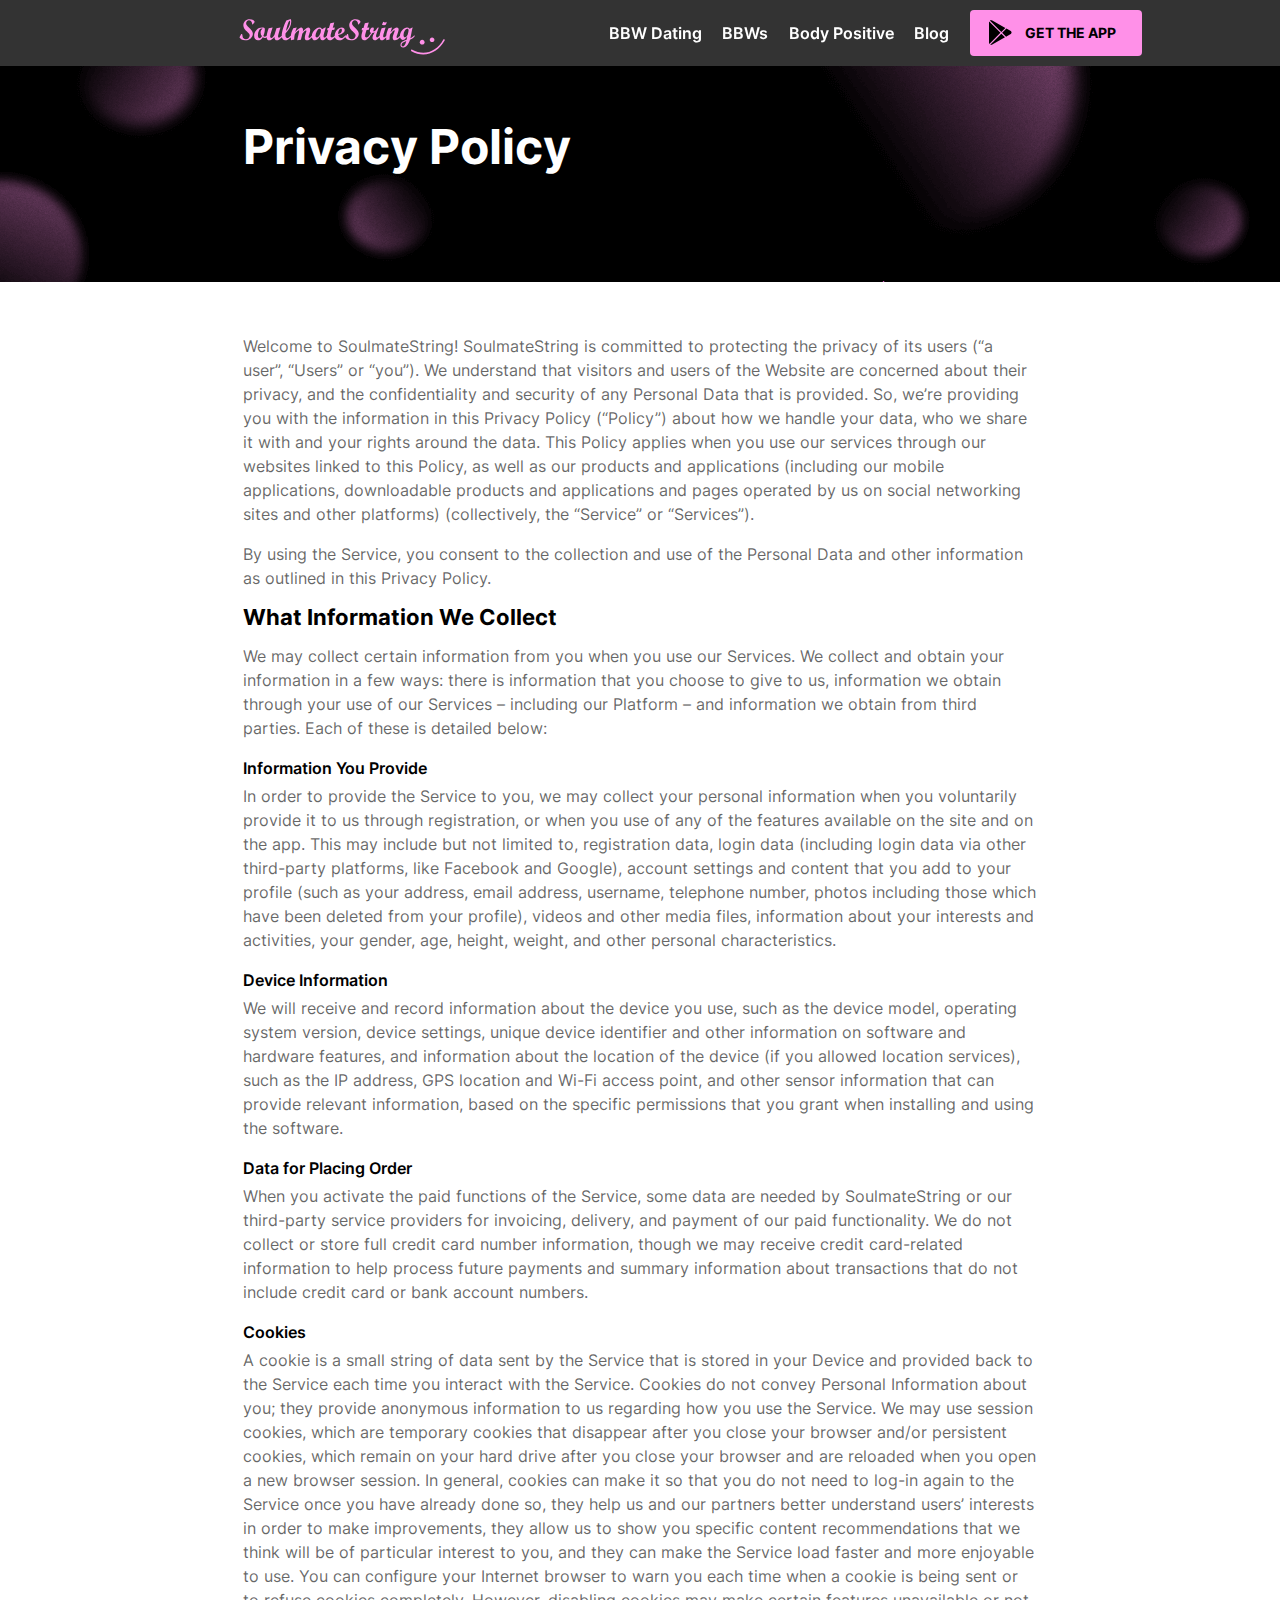
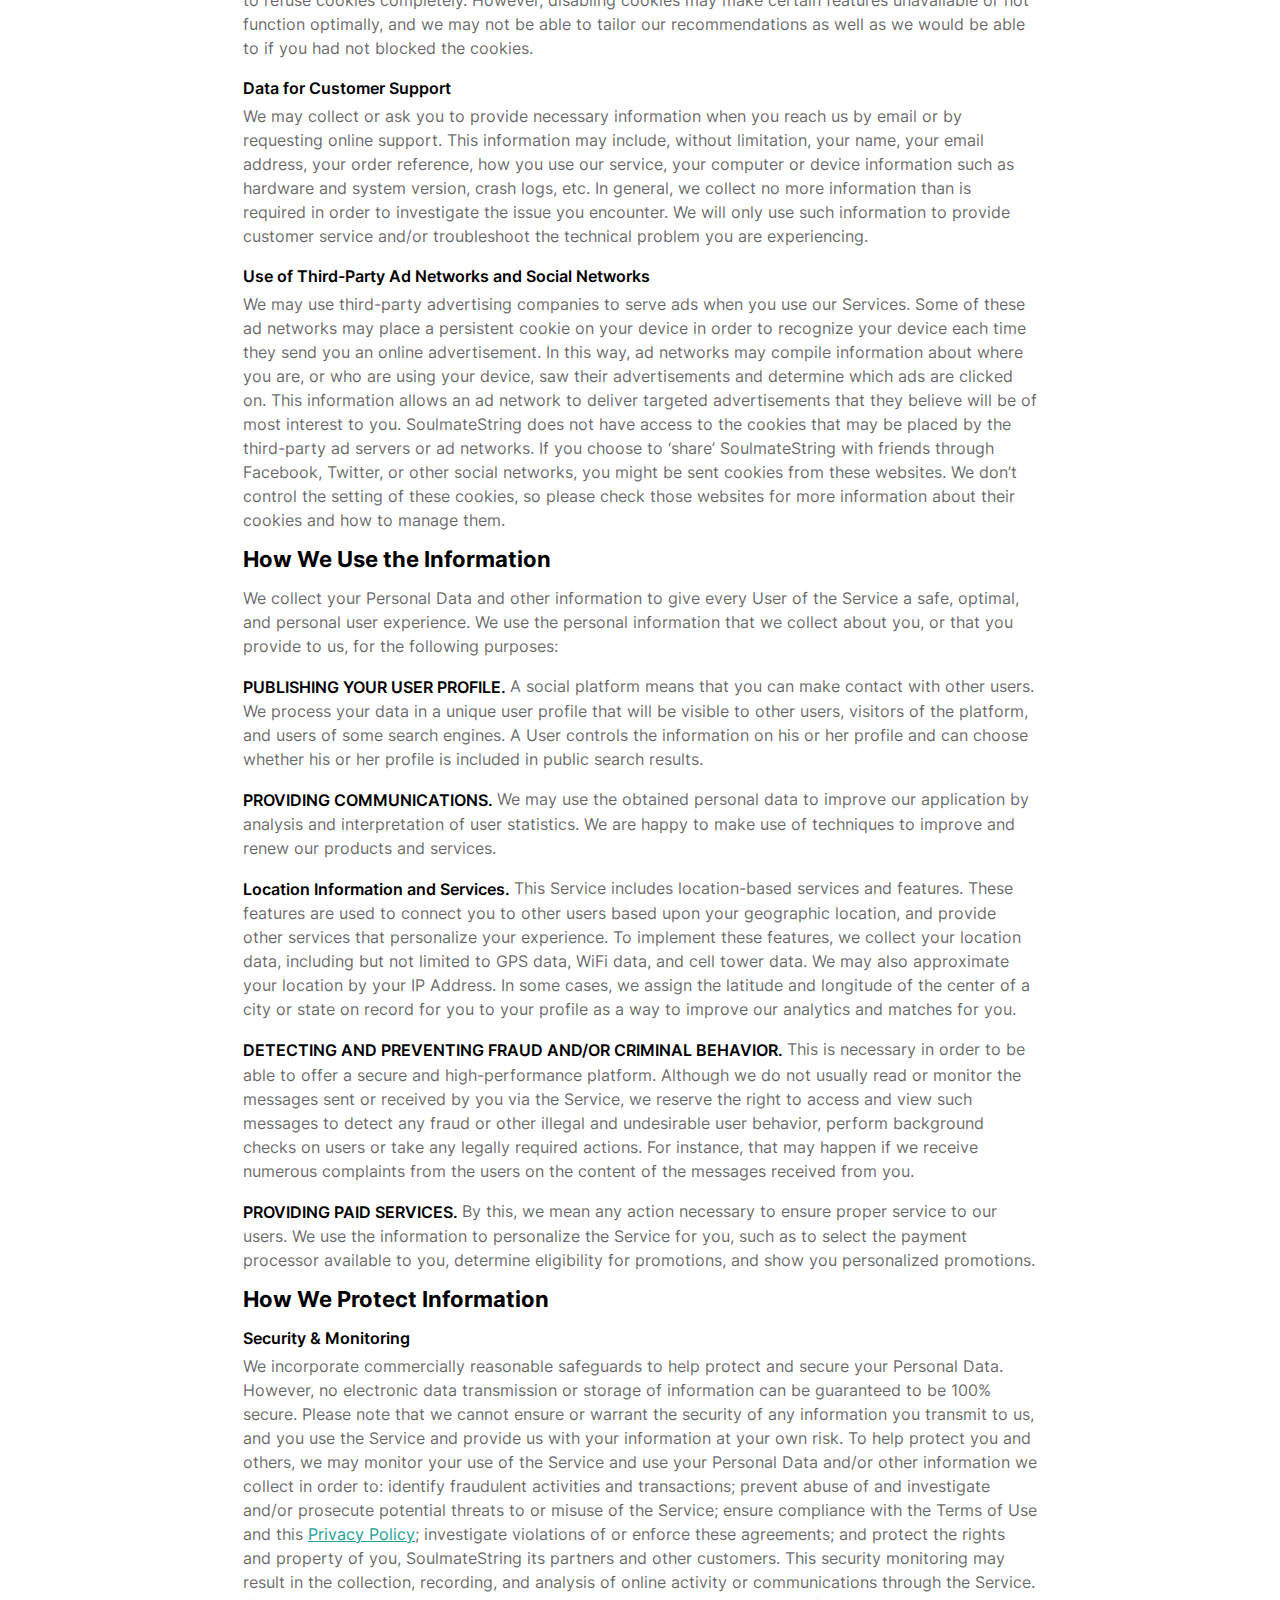
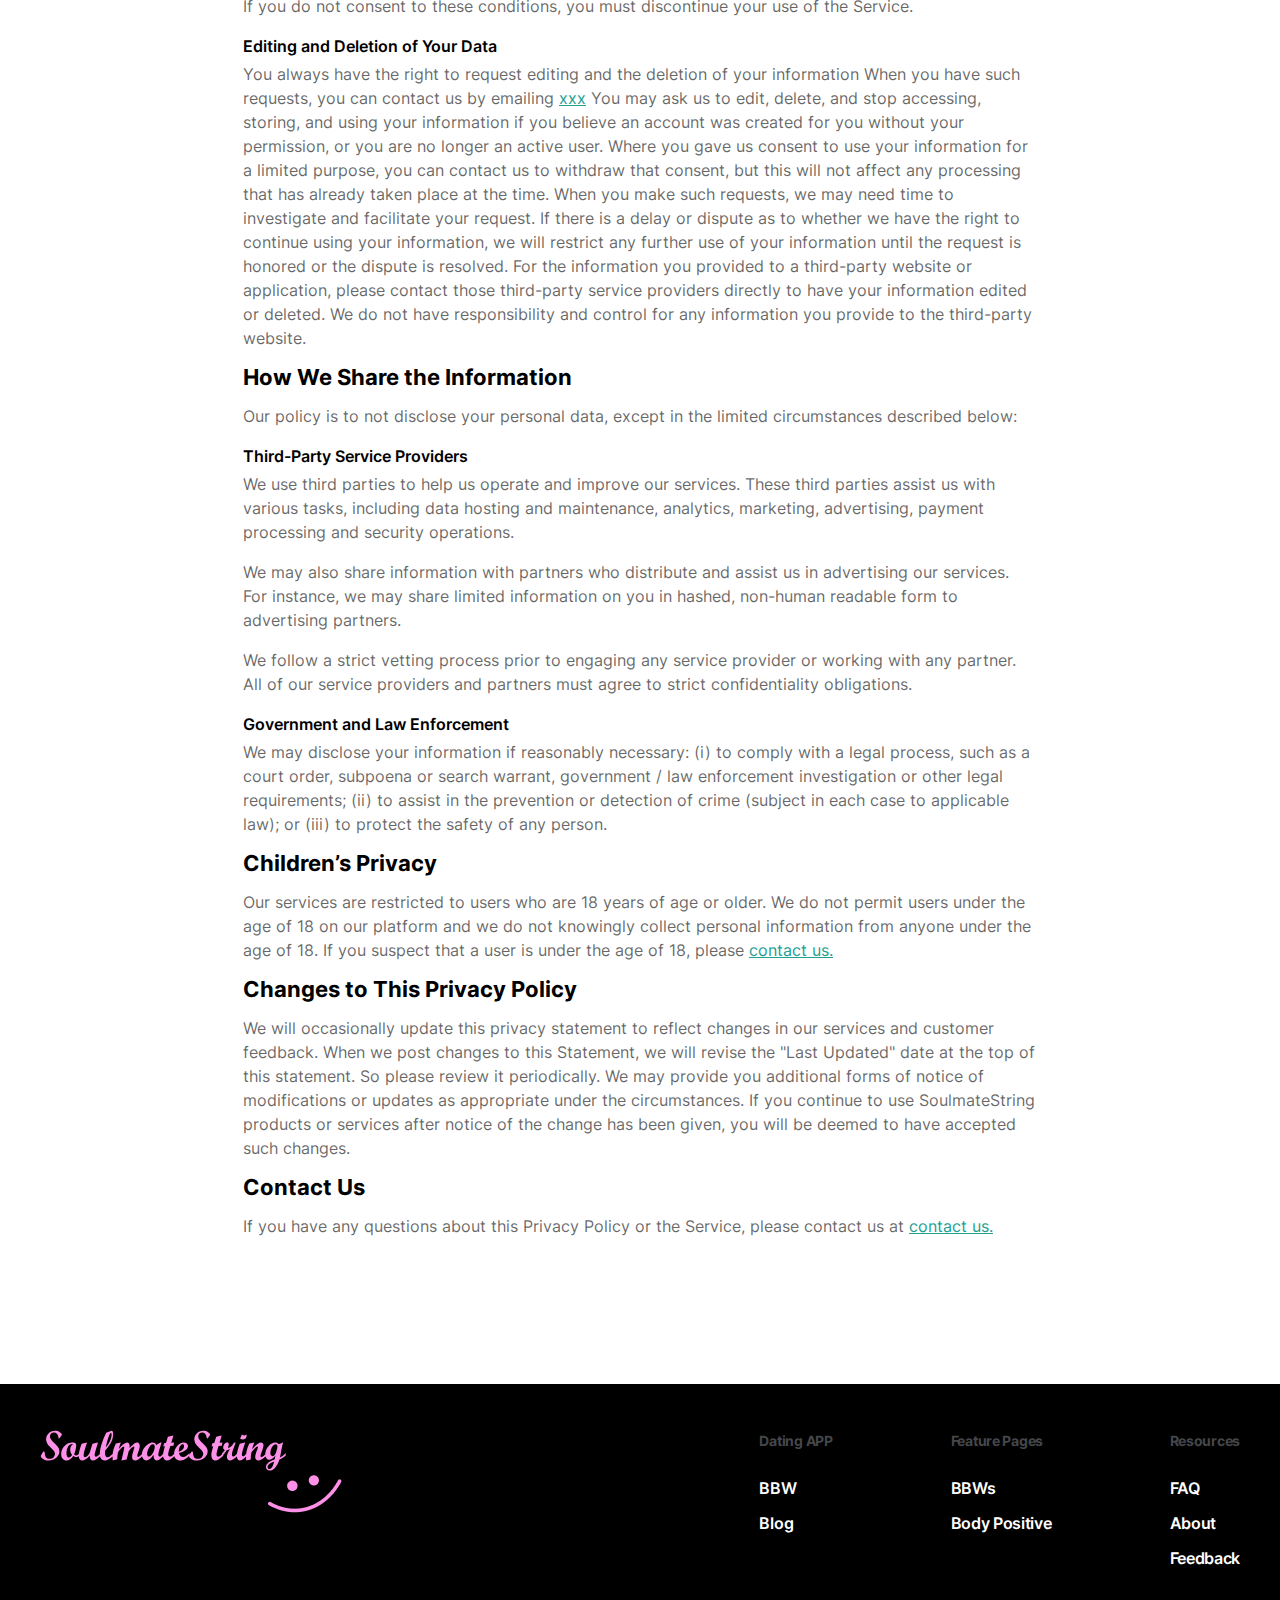
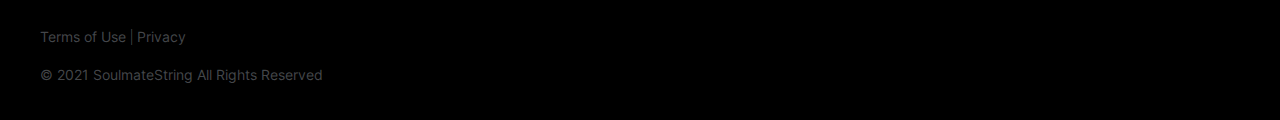
<file: views/privacy/policy.html>
<!DOCTYPE html>
<html lang="en">
<head>
    <meta charset="UTF-8">
    <meta http-equiv="X-UA-Compatible" content="IE=edge">
    <meta name="viewport" content="width=device-width, initial-scale=1.0">
    <meta name="description" content="SoulmateString is committed to safeguarding your privacy with full and detailed privacy policy on this page.">
    <link rel="stylesheet" href="../../web/css/global.css">
    <link rel="stylesheet" href="../../web/css/pages/policy.css">
    <title>Privacy Policy | SoulmateString</title>
</head>
<body>
    <!-- policy -->
    <header class="header-pc">
        <div class="nav-logo">
            <a href="../site/index.html" class="logo"><img src="../../web/images/logo.svg" alt=""></a>
        </div>
        <div class="nav-btns">
            <ul>
                <li><a href="../site/bbw.html">BBW Dating</a></li>
                <li><a href="../site/bbws.html">BBWs</a></li>
                <li><a href="../site/bp.html">Body Positive</a></li>       
                <li><a href="../blog/index.html">Blog</a></li>
                <li><a href="" class="button download-button nav-button hover-logo">
                        <!-- <img src="../../web/images/download-google.svg" alt=""> -->
                        <span>G</span>
                        <span>E</span>
                        <span>T</span>&nbsp;
                        <span>T</span>
                        <span>H</span>
                        <span>E</span>&nbsp;
                        <span>A</span>
                        <span>P</span>
                        <span>P</span>
                    </a>
                </li>
            </ul>
        </div>
    </header>
    <header class="header-mob">
        <div class="nav-logo">
            <a href="../site/index.html"><img src="../../web/images/logo-mob.png" alt=""></a>
        </div>
        <div class="nav-btn">
            <img src="../../web/images/nav-btn-mob.png" alt="">
        </div>
    </header>

    <section class="fp-banner custom-sc">
        <div class="container">
            <h1 class="fp-banner-title fadeInUp delay1">Privacy Policy</h1>
        </div>
    </section>

    <!-- content -->
    <section class="py-content">
        <div class="container">
            <p class="py-txt">
                Welcome to SoulmateString!  SoulmateString is committed to protecting the privacy 
                of its users (“a user”, “Users” or “you”). We understand that visitors and users 
                of the Website are concerned about their privacy, and the confidentiality and security 
                of any Personal Data that is provided. So, we’re providing you with the information 
                in this Privacy Policy (“Policy”) about how we handle your data, who we share it with 
                and your rights around the data. This Policy applies when you use our services through 
                our websites linked to this Policy, as well as our products and applications (including 
                our mobile applications, downloadable products and applications and pages operated by us 
                on social networking sites and other platforms) (collectively, the “Service” or “Services”).
            </p>
            <p class="py-txt">
                By using the Service, you consent to the collection and use of the Personal Data and other information as outlined in this Privacy Policy.
            </p>
            <h2 class="py-title">What Information We Collect</h2>
            <p class="py-txt">
                We may collect certain information from you when you use our Services. We collect and obtain 
                your information in a few ways: there is information that you choose to give to us, information 
                we obtain through your use of our Services – including our Platform – and information we obtain 
                from third parties. Each of these is detailed below:
            </p>
            <h3 class="py-subtitle">Information You Provide</h3>
            <p class="py-txt">
                In order to provide the Service to you, we may collect your personal information when you 
                voluntarily provide it to us through registration, or when you use of any of the features 
                available on the site and on the app. This may include but not limited to, registration data, 
                login data (including login data via other third-party platforms, like Facebook and Google), 
                account settings and content that you add to your profile (such as your address, email address, 
                username, telephone number, photos including those which have been deleted from your profile), 
                videos and other media files, information about your interests and activities, your gender, age, 
                height, weight, and other personal characteristics.
            </p>
            <h3 class="py-subtitle">Device Information</h3>
            <p class="py-txt">
                We will receive and record information about the device you use, such as the device model, 
                operating system version, device settings, unique device identifier and other information on 
                software and hardware features, and information about the location of the device (if you allowed 
                location services), such as the IP address, GPS location and Wi-Fi access point, and other sensor 
                information that can provide relevant information, based on the specific permissions that you 
                grant when installing and using the software.
            </p>
            <h3 class="py-subtitle">Data for Placing Order</h3>
            <p class="py-txt">
                When you activate the paid functions of the Service, some data are needed by SoulmateString or 
                our third-party service providers for invoicing, delivery, and payment of our paid functionality. 
                We do not collect or store full credit card number information, though we may receive credit 
                card-related information to help process future payments and summary information about transactions 
                that do not include credit card or bank account numbers.
            </p>
            <h3 class="py-subtitle">Cookies</h3>
            <p class="py-txt">
                A cookie is a small string of data sent by the Service that is stored in your Device and provided 
                back to the Service each time you interact with the Service. Cookies do not convey Personal Information 
                about you; they provide anonymous information to us regarding how you use the Service. We may use session 
                cookies, which are temporary cookies that disappear after you close your browser and/or persistent cookies, 
                which remain on your hard drive after you close your browser and are reloaded when you open a new browser 
                session. In general, cookies can make it so that you do not need to log-in again to the Service once you 
                have already done so, they help us and our partners better understand users’ interests in order to make 
                improvements, they allow us to show you specific content recommendations that we think will be of particular 
                interest to you, and they can make the Service load faster and more enjoyable to use.
                You can configure your Internet browser to warn you each time when a cookie is being sent or to refuse 
                cookies completely. However, disabling cookies may make certain features unavailable or not function 
                optimally, and we may not be able to tailor our recommendations as well as we would be able to if you 
                had not blocked the cookies.
            </p>
            <h3 class="py-subtitle">Data for Customer Support</h3>
            <p class="py-txt">
                We may collect or ask you to provide necessary information when you reach us by email or by 
                requesting online support. This information may include, without limitation, your name, your 
                email address, your order reference, how you use our service, your computer or device information 
                such as hardware and system version, crash logs, etc. In general, we collect no more information than 
                is required in order to investigate the issue you encounter. We will only use such information to 
                provide customer service and/or troubleshoot the technical problem you are experiencing.
            </p>
            <h3 class="py-subtitle">Use of Third-Party Ad Networks and Social Networks</h3>
            <p class="py-txt">
                We may use third-party advertising companies to serve ads when you use our Services. 
                Some of these ad networks may place a persistent cookie on your device in order to recognize 
                your device each time they send you an online advertisement. In this way, ad networks may compile 
                information about where you are, or who are using your device, saw their advertisements and 
                determine which ads are clicked on. This information allows an ad network to deliver targeted 
                advertisements that they believe will be of most interest to you. SoulmateString does not have access 
                to the cookies that may be placed by the third-party ad servers or ad networks.
                If you choose to ‘share’ SoulmateString with friends through Facebook, Twitter, or other social networks, 
                you might be sent cookies from these websites. We don’t control the setting of these cookies, so please check 
                those websites for more information about their cookies and how to manage them.
            </p>
            <h2 class="py-title">How We Use the Information</h2>
            <p class="py-txt">
                We collect your Personal Data and other information to give every User of the Service a safe, optimal, 
                and personal user experience. We use the personal information that we collect about you, or that you 
                provide to us, for the following purposes:
            </p>
            <p class="py-txt">
                <span class="py-txt-title">PUBLISHING YOUR USER PROFILE. </span>
                A social platform means that you can make contact with other users. We process your data in a 
                unique user profile that will be visible to other users, visitors of the platform, and users of 
                some search engines. A User controls the information on his or her profile and can choose whether 
                his or her profile is included in public search results.
            </p>
            <p class="py-txt">
                <span class="py-txt-title">PROVIDING COMMUNICATIONS. </span>
                We may use the obtained personal data to improve our application by analysis and interpretation 
                of user statistics. We are happy to make use of techniques to improve and renew our products and services.
            </p>
            <p class="py-txt">
                <span class="py-txt-title">Location Information and Services. </span>
                This Service includes location-based services and features. These features are used to connect you to other 
                users based upon your geographic location, and provide other services that personalize your experience. 
                To implement these features, we collect your location data, including but not limited to GPS data, WiFi 
                data, and cell tower data. We may also approximate your location by your IP Address. In some cases, we 
                assign the latitude and longitude of the center of a city or state on record for you to your profile as a 
                way to improve our analytics and matches for you.
            </p>
            <p class="py-txt">
                <span class="py-txt-title">DETECTING AND PREVENTING FRAUD AND/OR CRIMINAL BEHAVIOR. </span>
                This is necessary in order to be able to offer a secure and high-performance platform. Although we do not 
                usually read or monitor the messages sent or received by you via the Service, we reserve the right to access 
                and view such messages to detect any fraud or other illegal and undesirable user behavior, perform background 
                checks on users or take any legally required actions. For instance, that may happen if we receive numerous 
                complaints from the users on the content of the messages received from you.
            </p>
            <p class="py-txt">
                <span class="py-txt-title">PROVIDING PAID SERVICES. </span>
                By this, we mean any action necessary to ensure proper service to our users. We use the information 
                to personalize the Service for you, such as to select the payment processor available to you, determine 
                eligibility for promotions, and show you personalized promotions.
            </p>
            <h2 class="py-title">How We Protect Information</h2>
            <h3 class="py-subtitle">Security & Monitoring</h3>
            <p class="py-txt">
                We incorporate commercially reasonable safeguards to help protect and secure your Personal Data. However, 
                no electronic data transmission or storage of information can be guaranteed to be 100% secure. Please note 
                that we cannot ensure or warrant the security of any information you transmit to us, and you use the Service 
                and provide us with your information at your own risk.
                To help protect you and others, we may monitor your use of the Service and use your Personal Data and/or other 
                information we collect in order to: identify fraudulent activities and transactions; prevent abuse of and 
                investigate and/or prosecute potential threats to or misuse of the Service; ensure compliance with the 
                Terms of Use and this <a href="javascript:void(0);" class="g-link">Privacy Policy</a>; investigate violations of or enforce these agreements; and protect 
                the rights and property of you, SoulmateString its partners and other customers. This security monitoring may 
                result in the collection, recording, and analysis of online activity or communications through the Service. If 
                you do not consent to these conditions, you must discontinue your use of the Service.
            </p>
            <h3 class="py-subtitle">Editing and Deletion of Your Data</h3>
            <p class="py-txt">
                You always have the right to request editing and the deletion of your information
                When you have such requests, you can contact us by emailing <a href="javascript:void(0);" class="g-link">xxx</a>
                You may ask us to edit, delete, and stop accessing, storing, and using your information if you believe an 
                account was created for you without your permission, or you are no longer an active user. Where you gave us 
                consent to use your information for a limited purpose, you can contact us to withdraw that consent, but this 
                will not affect any processing that has already taken place at the time. When you make such requests, we may 
                need time to investigate and facilitate your request. If there is a delay or dispute as to whether we have 
                the right to continue using your information, we will restrict any further use of your information until the 
                request is honored or the dispute is resolved.
                For the information you provided to a third-party website or application, please contact those third-party service 
                providers directly to have your information edited or deleted. We do not have responsibility and control for any 
                information you provide to the third-party website.
            </p>
            <h2 class="py-title">How We Share the Information</h2>
            <p class="py-txt">Our policy is to not disclose your personal data, except in the limited circumstances described below:</p>
            <h3 class="py-subtitle">Third-Party Service Providers</h3>
            <p class="py-txt">
                We use third parties to help us operate and improve our services. These third parties assist us with various tasks, 
                including data hosting and maintenance, analytics, marketing, advertising, payment processing and security operations.
            </p>
            <p class="py-txt">
                We may also share information with partners who distribute and assist us in advertising our services. For instance, 
                we may share limited information on you in hashed, non-human readable form to advertising partners.
            </p>
            <p class="py-txt">
                We follow a strict vetting process prior to engaging any service provider or working with any partner. All of our 
                service providers and partners must agree to strict confidentiality obligations.
            </p>
            <h3 class="py-subtitle">Government and Law Enforcement</h3>
            <p class="py-txt">
                We may disclose your information if reasonably necessary: (i) to comply with a legal process, such as a court order, 
                subpoena or search warrant, government / law enforcement investigation or other legal requirements; (ii) to assist in 
                the prevention or detection of crime (subject in each case to applicable law); or (iii) to protect the safety of any person.
            </p>
            <h2 class="py-title">Children’s Privacy</h2>
            <p class="py-txt">
                Our services are restricted to users who are 18 years of age or older. We do not permit users under the age of 18 on our 
                platform and we do not knowingly collect personal information from anyone under the age of 18. If you suspect that a user 
                is under the age of 18, please <a href="javascript:void(0);" class="g-link">contact us.</a>
            </p>
            <h2 class="py-title">Changes to This Privacy Policy</h2>
            <p class="py-txt">
                We will occasionally update this privacy statement to reflect changes in our services and customer feedback. When we post 
                changes to this Statement, we will revise the "Last Updated" date at the top of this statement. So please review it periodically. 
                We may provide you additional forms of notice of modifications or updates as appropriate under the circumstances. If you 
                continue to use SoulmateString products or services after notice of the change has been given, you will be deemed to have 
                accepted such changes.
            </p>
            <h2 class="py-title">Contact Us</h2>
            <p class="py-txt">
                If you have any questions about this Privacy Policy or the Service, please contact us at <a href="javascript:void(0);" class="g-link">contact us.</a>
            </p>
        </div>
    </section>

    <footer class="footer">
        <div class="container">
            <div class="footer-cnt">
                <div class="_left pc">
                    <img src="../../web/images/footer-logo.svg" alt="">
                </div>
                <div class="_right">
                    <ul class="_right_list">
                        <li>
                            <p>Dating APP</p>
                            <a href="/views/site/bbw.html">BBW</a>
                            <a href="/views/blog/index.html">Blog</a>
                        </li>
                        <li>
                            <p>Feature Pages</p>
                            <a href="/views/site/bbws.html">BBWs</a>
                            <a href="/views/site/bp.html">Body Positive</a>
                        </li>
                        <li>
                            <p>Resources</p>
                            <a href="/views/site/faqs.html">FAQ</a>
                            <a href="/views/site/about.html">About</a>
                            <a href="/views/site/feedback.html">Feedback</a>
                        </li>
                    </ul>
                </div>
            </div>
            <div class="footer-copy">
                <div class="tp">
                    <a href="../site/terms.html">Terms of Use</a> | 
                    <a href="../privacy/policy.html">Privacy</a>
                </div>
                <p class="copy">© 2021 SoulmateString All Rights Reserved </p>
            </div>
        </div>
    </footer>
</body>
</html>
<script src="../../web/js/jquery-3.6.0.min.js"></script>
<script src="../../web/js/animation-scroll.min.js"></script>
<script src="../../web/js/common.min.js"></script>
</file>
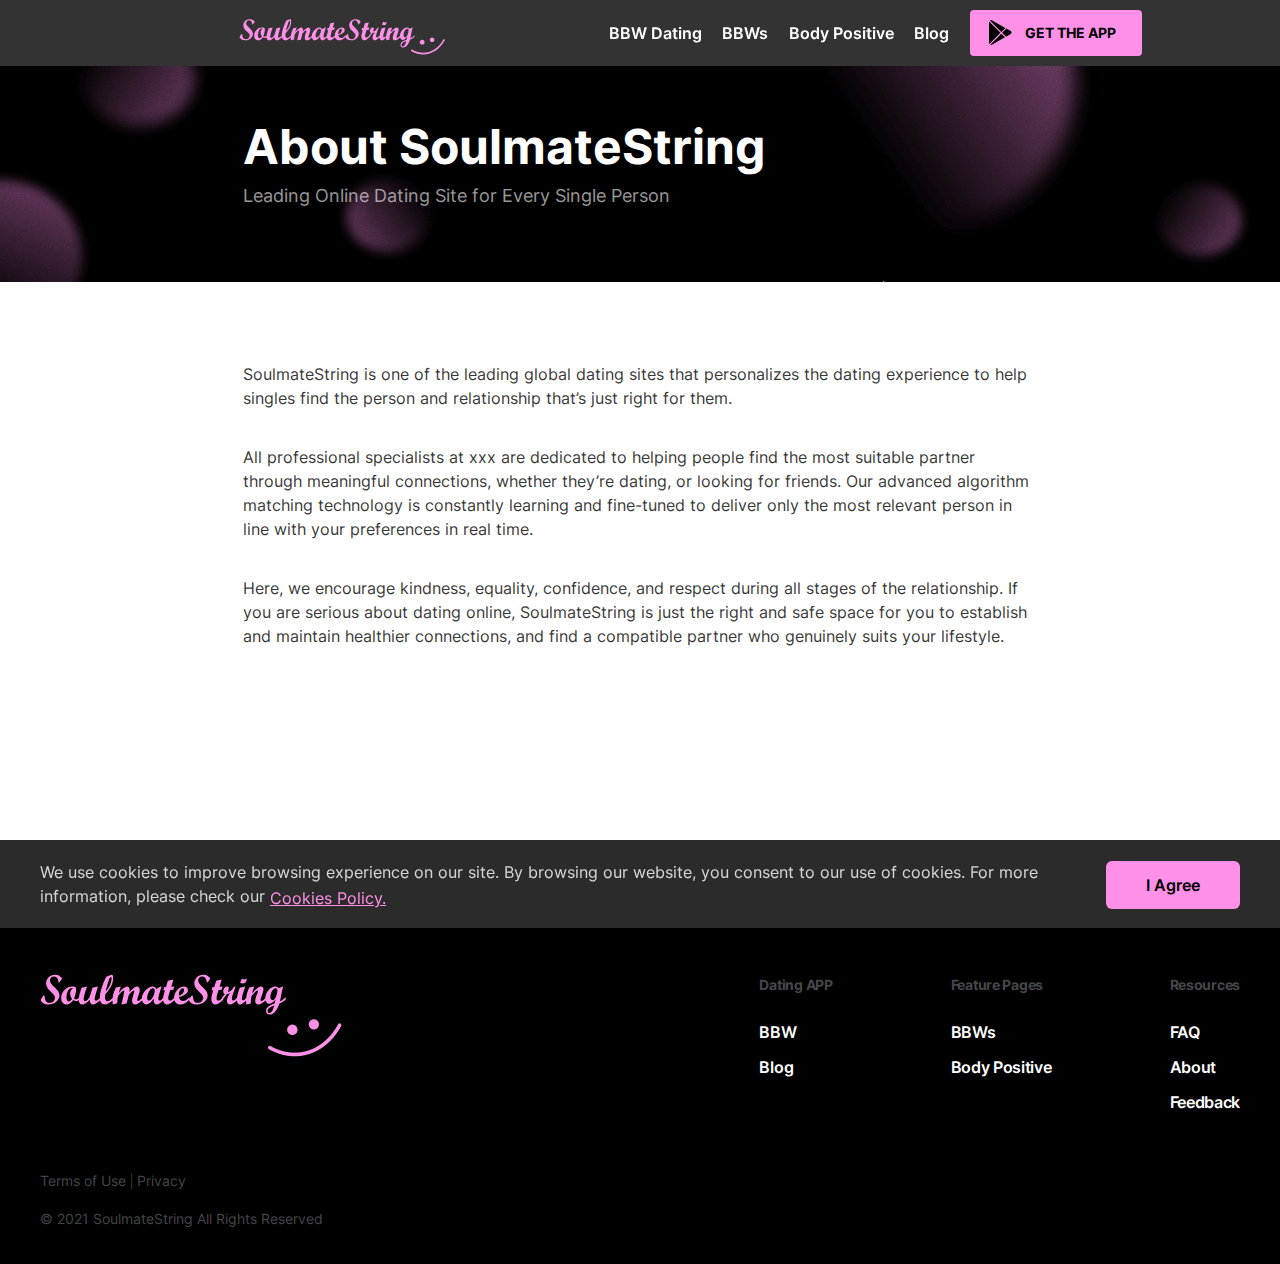
<file: views/site/about.html>
<!DOCTYPE html>
<html lang="en">
<head>
    <meta charset="UTF-8">
    <meta http-equiv="X-UA-Compatible" content="IE=edge">
    <meta name="viewport" content="width=device-width, initial-scale=1.0">
    <meta name="description" content="SoulmateString is a leading online dating site that personalizes the dating experience for every single person.">
    <link rel="stylesheet" href="../../web/css/global.css">
    <link rel="stylesheet" href="../../web/css/pages/about.css">
    <title>About Us | Matchmaking for Singles | SoulmateString</title>
</head>
<body>
    <!-- about -->
    <header class="header-pc">
        <div class="nav-logo">
            <a href="../site/index.html" class="logo"><img src="../../web/images/logo.svg" alt=""></a>
        </div>
        <div class="nav-btns">
            <ul>
                <li><a href="../site/bbw.html">BBW Dating</a></li>
                <li><a href="../site/bbws.html">BBWs</a></li>
                <li><a href="../site/bp.html">Body Positive</a></li>       
                <li><a href="../blog/index.html">Blog</a></li>
                <li><a href="" class="button download-button nav-button hover-logo">
                        <!-- <img src="../../web/images/download-google.svg" alt=""> -->
                        <span>G</span>
                        <span>E</span>
                        <span>T</span>&nbsp;
                        <span>T</span>
                        <span>H</span>
                        <span>E</span>&nbsp;
                        <span>A</span>
                        <span>P</span>
                        <span>P</span>
                    </a>
                </li>
            </ul>
        </div>
    </header>
    <header class="header-mob">
        <div class="nav-logo">
            <a href="../site/index.html"><img src="../../web/images/logo-mob.png" alt=""></a>
        </div>
        <div class="nav-btn">
            <img src="../../web/images/nav-btn-mob.png" alt="">
        </div>
    </header>

    <!-- banner -->
    <section class="fp-banner">
        <div class="container">
            <h1 class="fp-banner-title">About SoulmateString</h1>
            <p class="fp-banner-txt">Leading Online Dating Site for Every Single Person</p>
        </div>
    </section>
    <!-- content -->
    <section class="at-txt">
        <div class="container">
            <p class="at-txt-item">
                SoulmateString is one of the leading global dating sites that personalizes 
                the dating experience to help singles find the person and relationship that’s 
                just right for them.
            </p>
            <p class="at-txt-item">
                All professional specialists at xxx are dedicated to helping people find the 
                most suitable partner through meaningful connections, whether they’re dating, 
                or looking for friends. Our advanced algorithm matching technology is constantly 
                learning and fine-tuned to deliver only the most relevant person in line with 
                your preferences in real time.
            </p>
            <p class="at-txt-item">
                Here, we encourage kindness, equality, confidence, and respect during all 
                stages of the relationship. If you are serious about dating online, SoulmateString 
                is just the right and safe space for you to establish and maintain healthier 
                connections, and find a compatible partner who genuinely suits your lifestyle.
            </p>
        </div>
    </section>

    <!-- cookie -->
    <section class="confirm_pop">
        <div class="container">
            <div class="wrap">
                <p>We use cookies to improve browsing experience on our site. By browsing our website, you consent to our use of cookies. For more information, please check our <a href="#">Cookies Policy.</a></p>
                <button type="button" class="confirm_btn hover-effect1">
                    <span>I</span>&nbsp;
                    <span>A</span>
                    <span>g</span>
                    <span>r</span>
                    <span>e</span>
                    <span>e</span>
                </button>
            </div>
        </div>
    </section>

    <footer class="footer">
        <div class="container">
            <div class="footer-cnt">
                <div class="_left pc">
                    <img src="../../web/images/footer-logo.svg" alt="">
                </div>
                <div class="_right">
                    <ul class="_right_list">
                        <li>
                            <p>Dating APP</p>
                            <a href="/views/site/bbw.html">BBW</a>
                            <a href="/views/blog/index.html">Blog</a>
                        </li>
                        <li>
                            <p>Feature Pages</p>
                            <a href="/views/site/bbws.html">BBWs</a>
                            <a href="/views/site/bp.html">Body Positive</a>
                        </li>
                        <li>
                            <p>Resources</p>
                            <a href="/views/site/faqs.html">FAQ</a>
                            <a href="/views/site/about.html">About</a>
                            <a href="/views/site/feedback.html">Feedback</a>
                        </li>
                    </ul>
                </div>
            </div>
            <div class="footer-copy">
                <div class="tp">
                    <a href="../site/terms.html">Terms of Use</a> | 
                    <a href="../privacy/policy.html">Privacy</a>
                </div>
                <p class="copy">© 2021 SoulmateString All Rights Reserved </p>
            </div>
        </div>
    </footer>
</body>
</html>
</file>
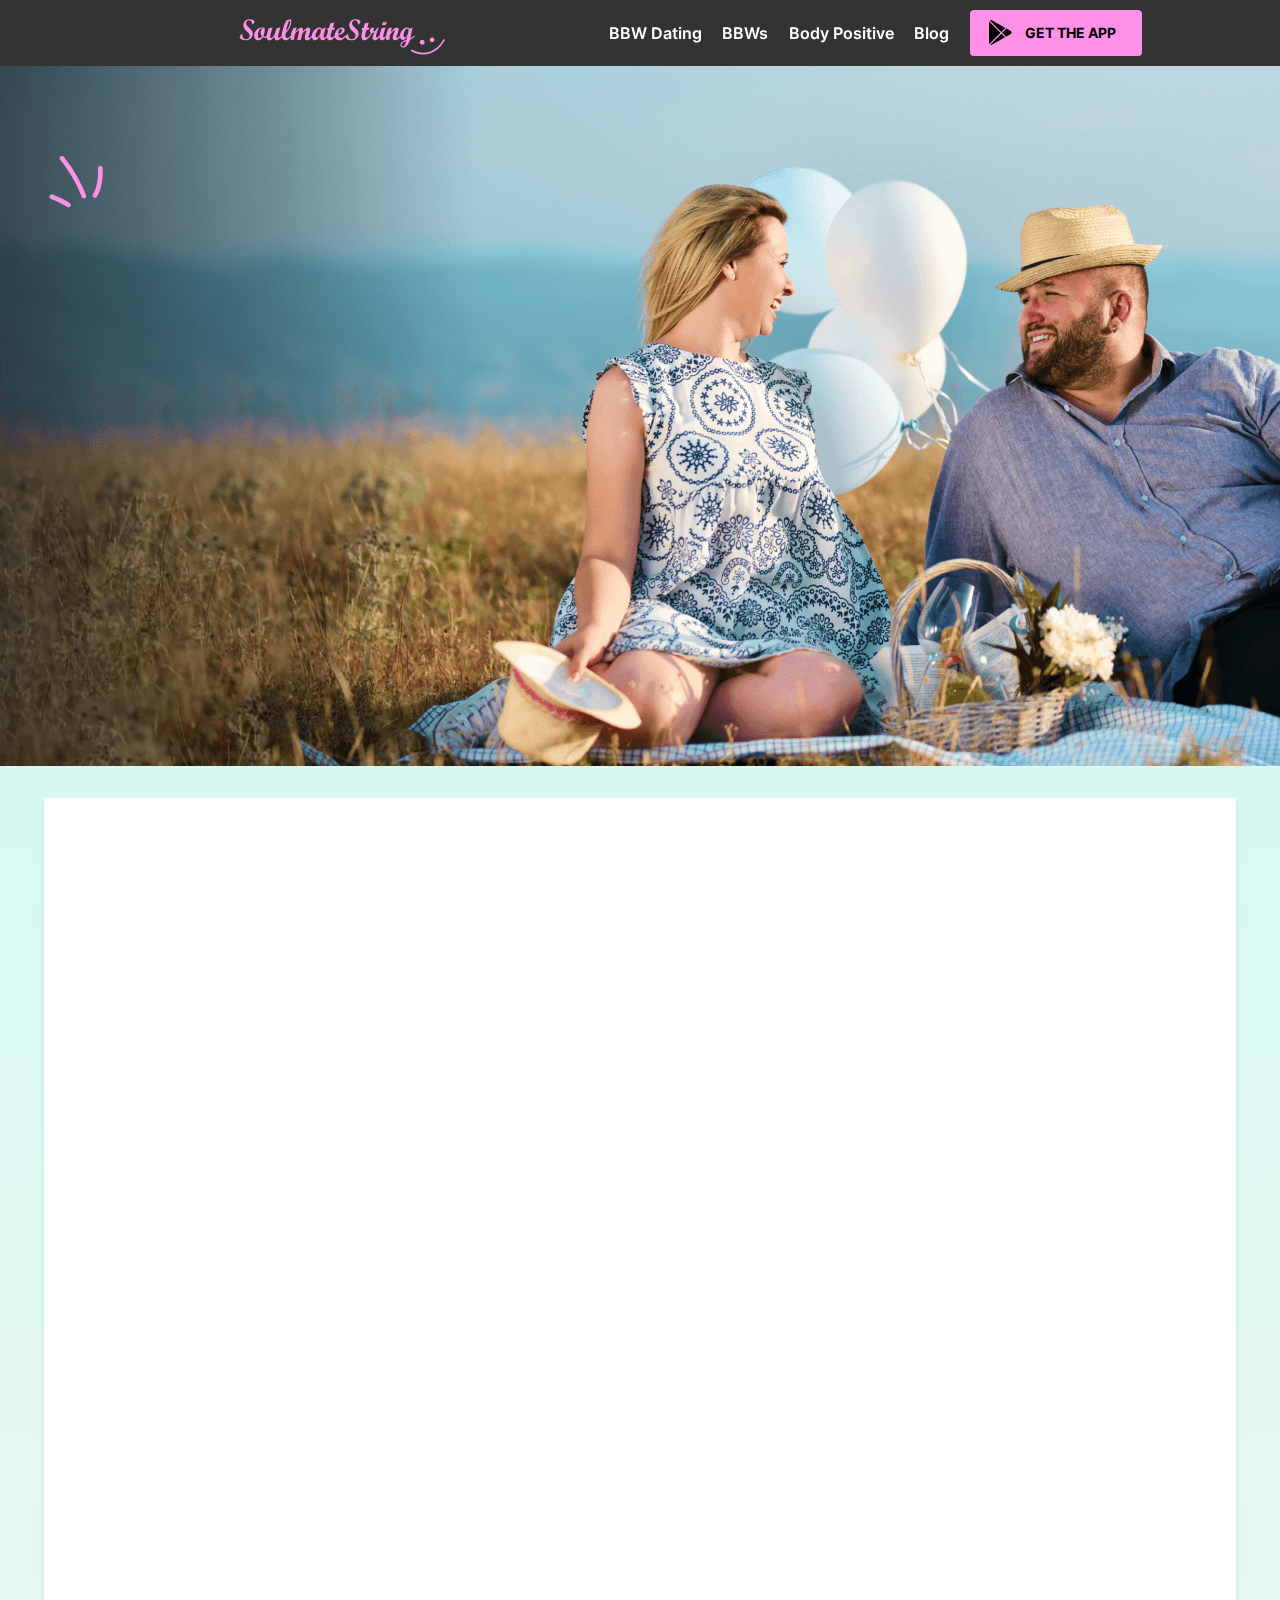
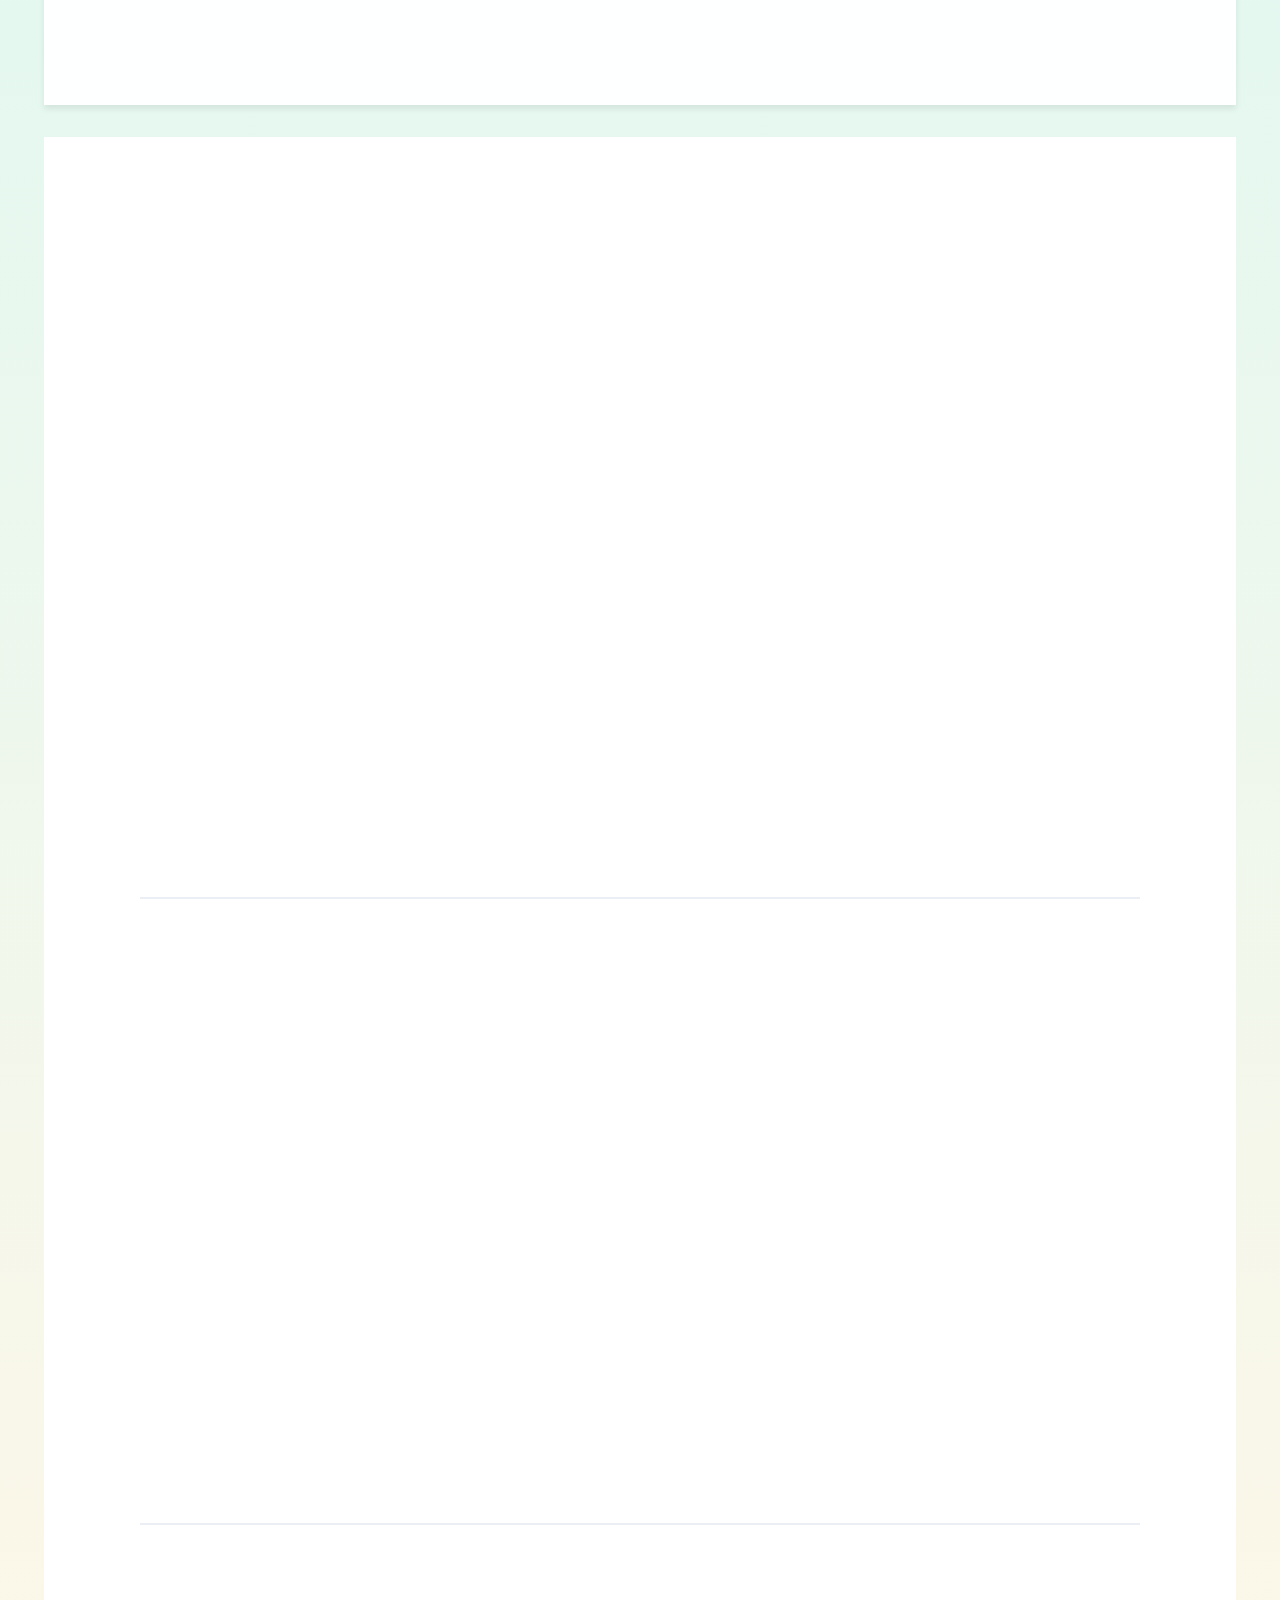
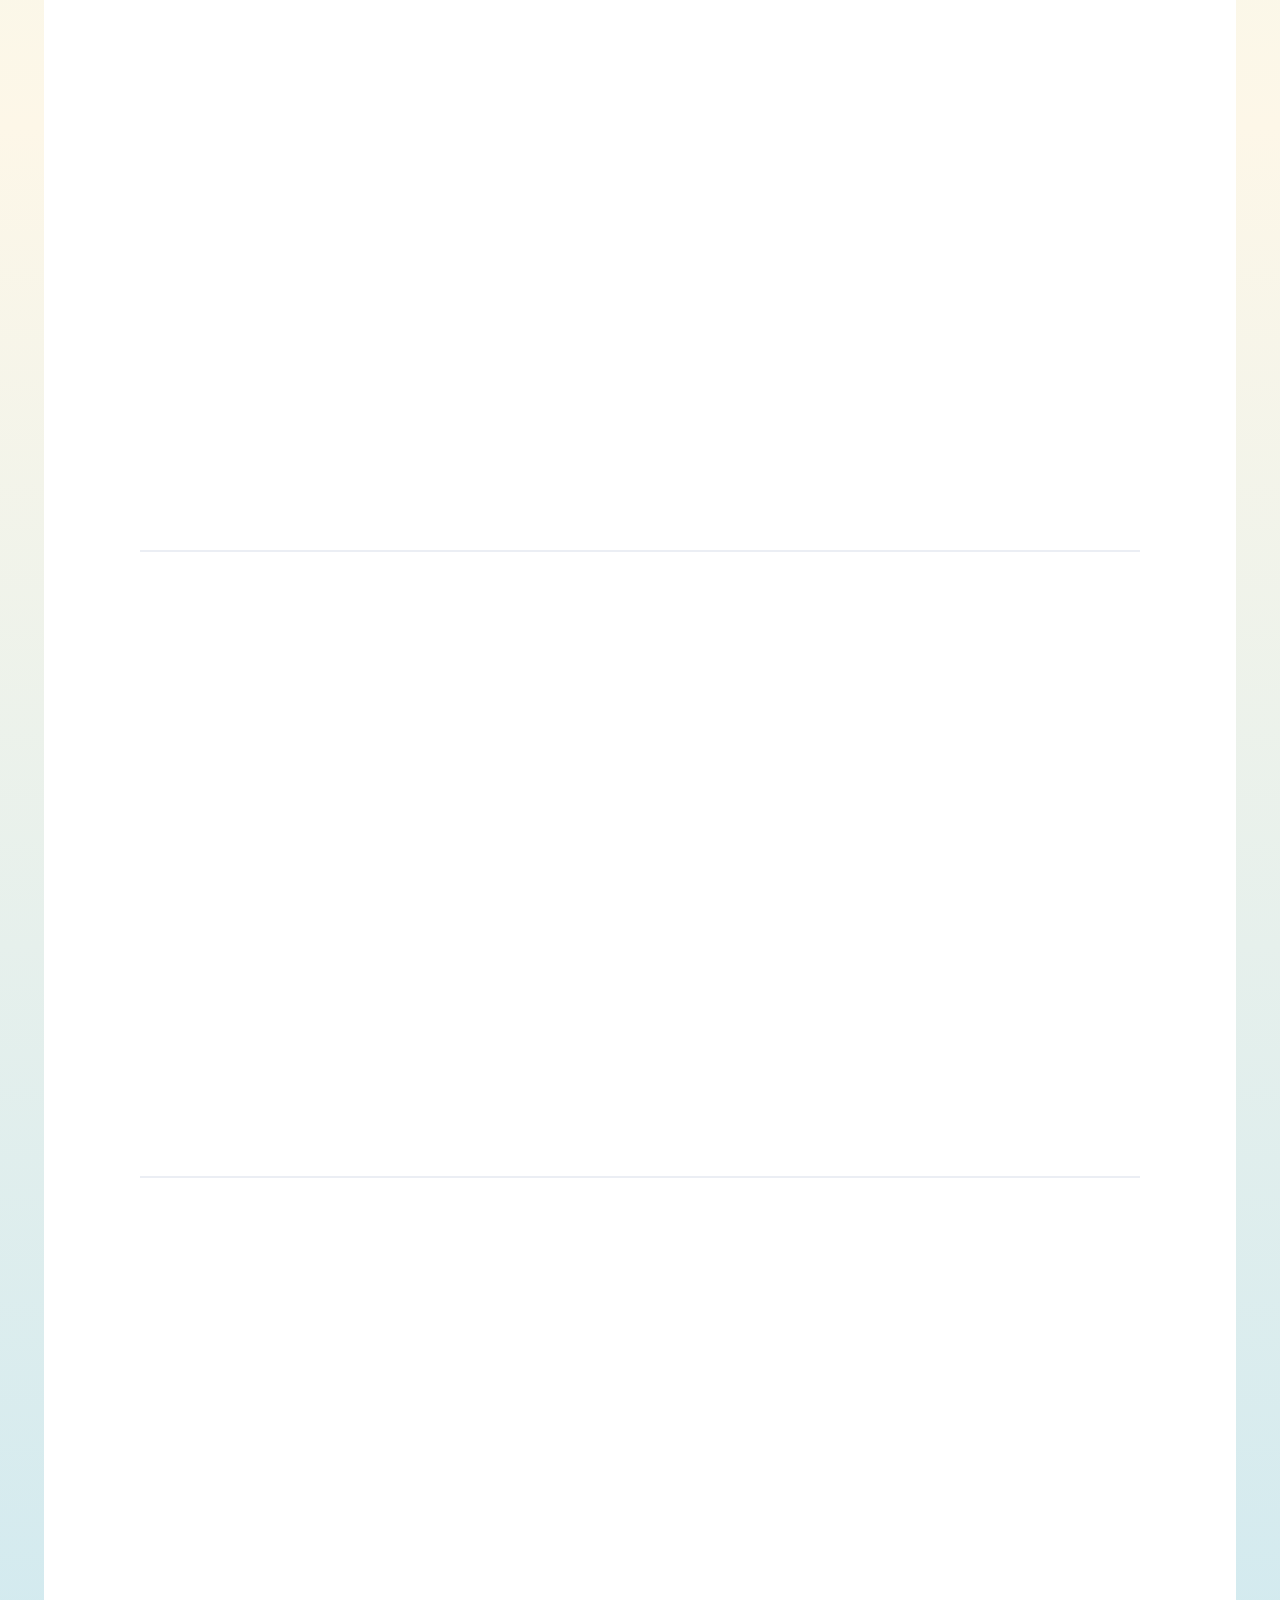
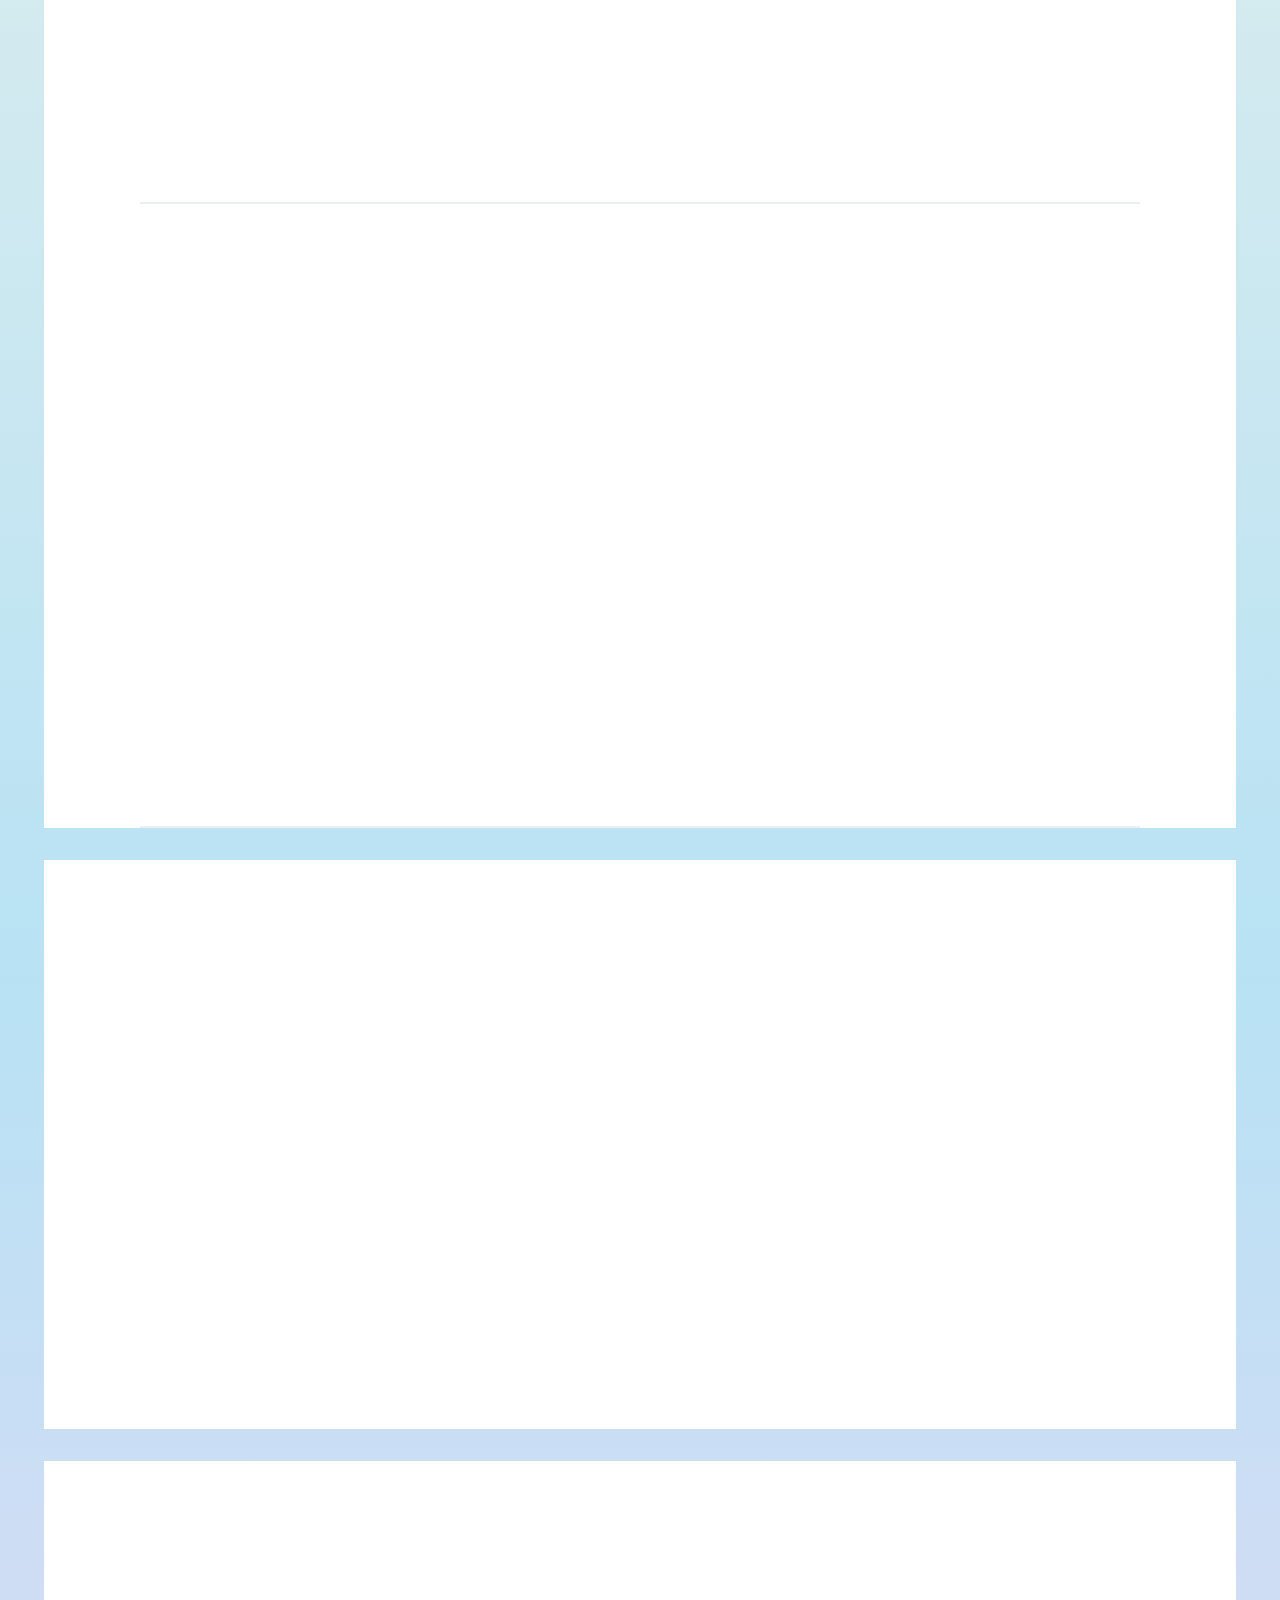
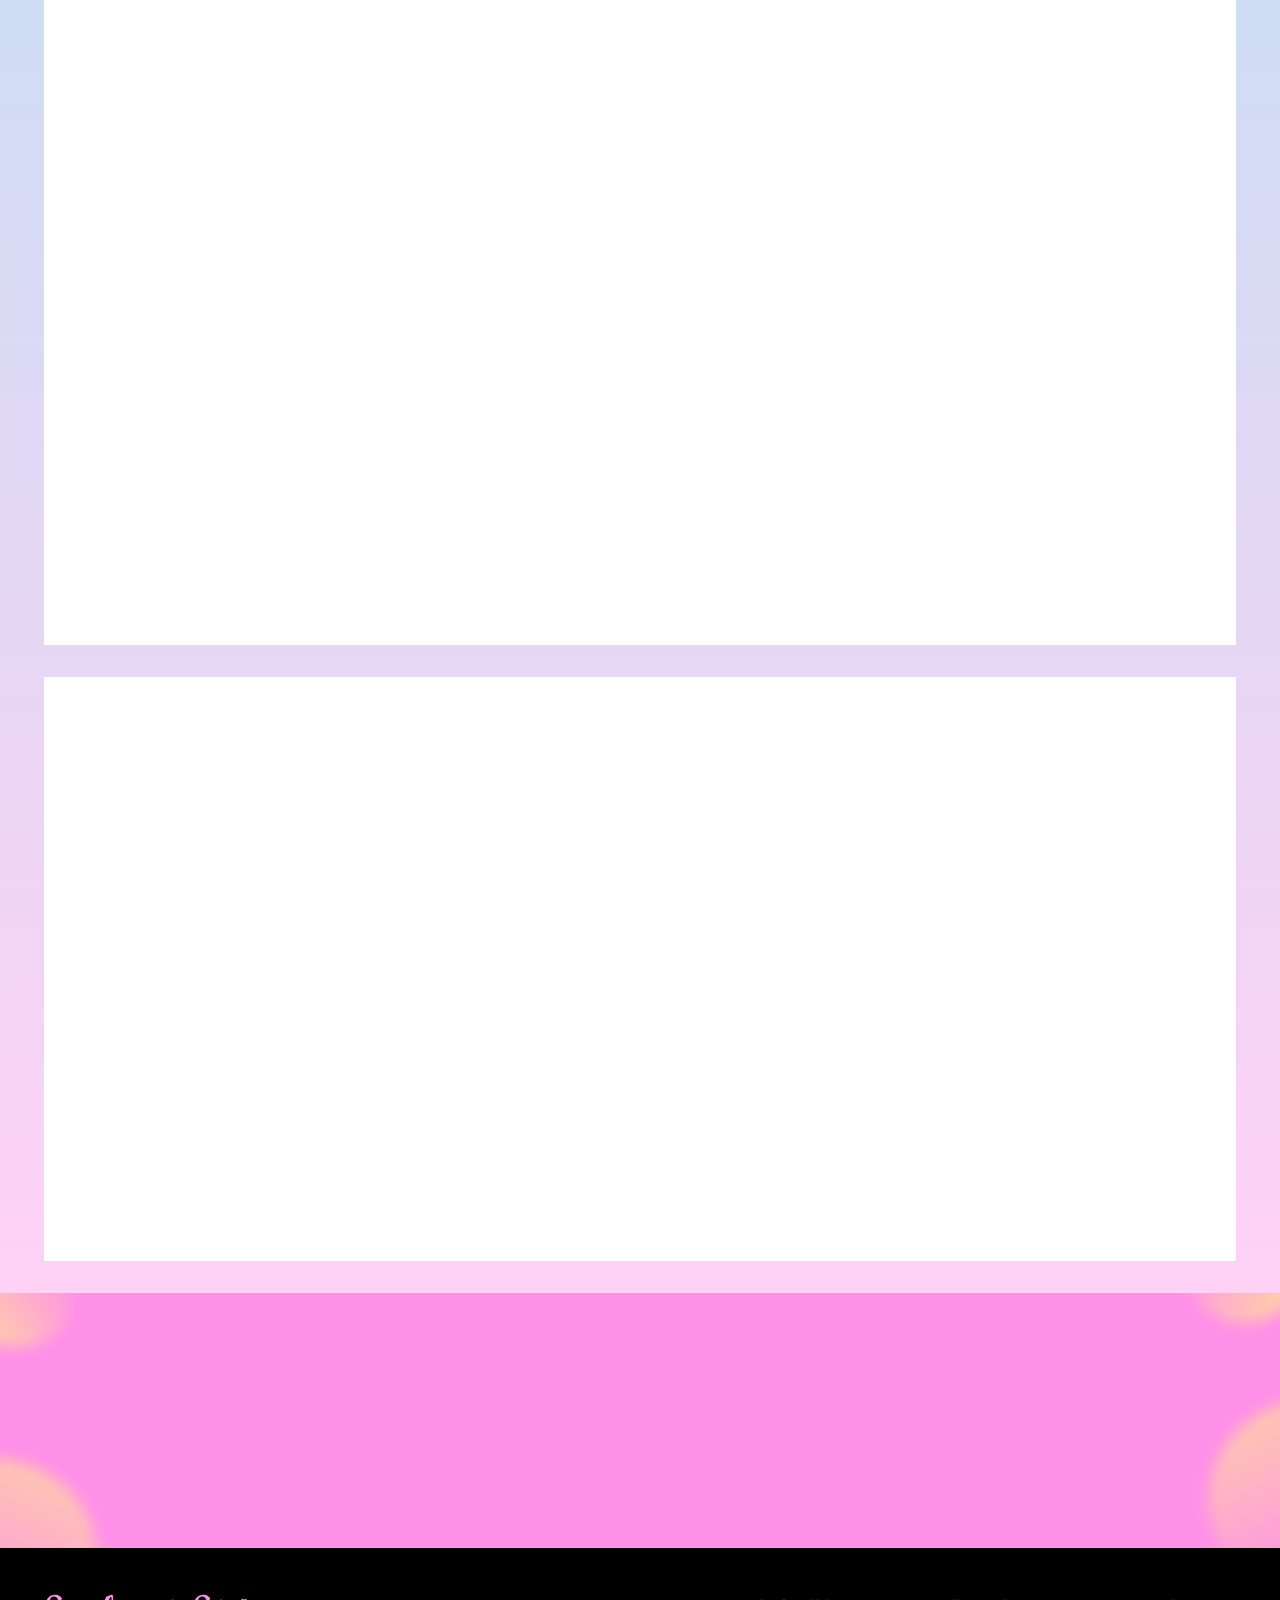
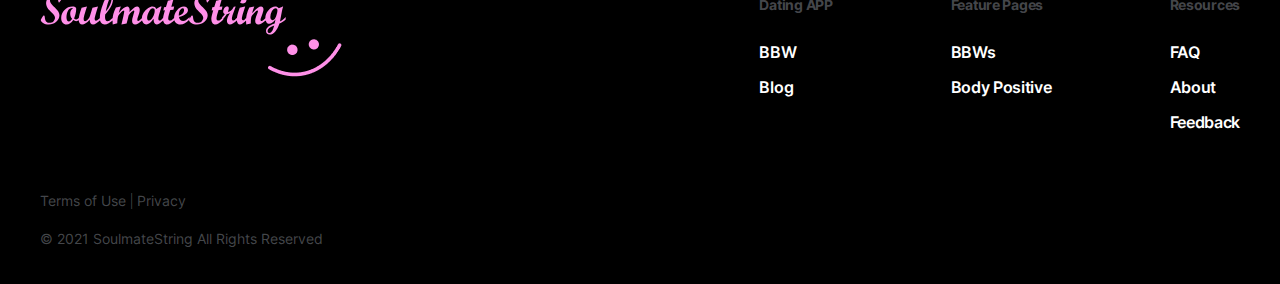
<file: views/site/bbw.html>
<!DOCTYPE html>
<html lang="en">

<head>
    <meta charset="UTF-8">
    <meta http-equiv="X-UA-Compatible" content="IE=edge">
    <meta name="viewport" content="width=device-width, initial-scale=1.0">
    <meta name="description" content="PlusCupid is the best BBW dating app to meet genuine curvy singles for love and long-term relationships. Download it now to start your BBW dating!">
    <title>PlusCupid - The Best BBW Dating App for Curvy Singles to Find Love</title>
    <link rel="stylesheet" href="../../web/css/pages/bbw.css">
    <link rel="stylesheet" href="../../web/css/global.css">
</head>

<body>
    <section class="home">
        <header class="header-pc">
            <div class="nav-logo">
                <a href="../site/index.html" class="logo"><img src="../../web/images/logo.svg" alt=""></a>
            </div>
            <div class="nav-btns">
                <ul>
                    <li><a href="../site/bbw.html">BBW Dating</a></li>
                    <li><a href="../site/bbws.html">BBWs</a></li>
                    <li><a href="../site/bp.html">Body Positive</a></li>
                    <li><a href="../blog/index.html">Blog</a></li>
                    <li>
                        <a href="" class="button download-button nav-button hover-logo">
                            <!-- <img src="../../web/images/download-google.svg" alt=""> -->
                            <span>G</span>
                            <span>E</span>
                            <span>T</span>&nbsp;
                            <span>T</span>
                            <span>H</span>
                            <span>E</span>&nbsp;
                            <span>A</span>
                            <span>P</span>
                            <span>P</span>
                        </a>
                    </li>
                </ul>
            </div>
        </header>
        <header class="header-mob">
            <div class="nav-logo">
                <a href="../site/index.html"><img src="../../web/images/logo-mob.png" alt=""></a>
            </div>
            <div class="nav-btn">
                <img src="../../web/images/nav-btn-mob.png" alt="">
            </div>
        </header>
        <section class="banner animate">
            <div class="container">
                <h1 class="ani1"><span>PlusCupid</span> - BBW Dating App for Genuine Curvy Singles</h1>
                <ul>
                    <li>
                        <b class="ani2 ">Real Profiles Only:</b>
                        <p class="ani3">No fake profiles. Authentic BBW singles like you.</p>
                    </li>
                    <li>
                        <b class="ani4">Inclusive BBW Community:</b>
                        <p class="ani5">Forget gender, body size, religion, etc. Everybody is welcome here.</p>
                    </li>
                    <li>
                        <b class="ani6">Meet for Love:</b>
                        <p class="ani7">Find BBW Soulmate for a long-term relationship, beyond BBW hookup.</p>
                    </li>
                </ul>
                <a href="javascript:void(0);" class="bbw-banner-button hover-effect3 ani8">
                    <span>D</span>
                    <span>o</span>
                    <span>w</span>
                    <span>n</span>
                    <span>l</span>
                    <span>o</span>
                    <span>a</span>
                    <span>d</span>&nbsp;
                    <span>P</span>
                    <span>l</span>
                    <span>u</span>
                    <span>s</span>
                    <span>C</span>
                    <span>u</span>
                    <span>p</span>
                    <span>i</span>
                    <span>d</span>
                </a>
            </div>

        </section>
        <section class="main">
            <section class="section1">
                <div class="container">
                    <h2 class="ani1">Find Your BBW Soulmate with <span>PlusCupid</span></h2>
                    <div class="sec1_con">
                        <ul class="sec1_left">
                            <li>
                                <b class="ani_left1">Who Are We?</b>
                                <p class="ani_left2">PlusCupid is a BBW dating app for plus size singles and those who are into big beautiful women (BBW) and big handsome men (BHM). Millions of people join PlusCupid for long-term relationships and love.</p>
                            </li>
                            <li>
                                <b class="ani_left3">What Do We Promise?</b>
                                <p class="ani_left5">At PlusCupid, we have zero tolerance for any form of discrimination or disrespect. Whatever your gender, sexuality, religion, or body size, the PlusCupid BBW dating app will make you feel at home.</p>
                            </li>
                            <li>
                                <p class="sec1_word ani_left6">Join PlusCupid now to start your BBW dating and match with your BBW soulmate!</p>
                                <a href="javascript:void(0);" class="bbw-sec1-button hover-effect3 ani_left7">
                                    <span>J</span>
                                    <span>o</span>
                                    <span>i</span>
                                    <span>n</span>&nbsp;
                                    <span>P</span>
                                    <span>l</span>
                                    <span>u</span>
                                    <span>s</span>
                                    <span>C</span>
                                    <span>u</span>
                                    <span>p</span>
                                    <span>i</span>
                                    <span>d</span>
                                </a>
                            </li>
                        </ul>
                        <div class="sec1_right ani_right"></div>
                    </div>

                </div>
            </section>
            <section class="section2">
                <div class="container">
                    <div class="sec2_h">
                        <h2 class="ani1">Why Start Your BBW Dating at <span>PlusCupid</span> ?</h2>
                    </div>

                    <ul>
                        <li class="li1">
                            <div class="div1 ani_left1"></div>
                            <div>
                                <b class="ani_right">Meet Quality Singles</b>
                                <p class="ani_right3">Online dating makes people less lonely though, catfishing, fraudsters, romance scammers, etc. can deprive all the pleasure away from you. To prevent them, PlusCupid features 4 identity verification procedures.</p>
                                <p class="ani_right4">It’ll verify a user’s profile image, e-mail, voice, and phone number, leaving no chance for those fake profiles to ruin your romantic BBW dating experience.</p>
                                <a href="javascript:void(0);" class="bbw-date-button hover-effect3 ani_right5">
                                    <span>D</span>
                                    <span>a</span>
                                    <span>t</span>
                                    <span>e</span>&nbsp;
                                    <span>w</span>
                                    <span>i</span>
                                    <span>t</span>
                                    <span>h</span>&nbsp;
                                    <span>Ge</span>
                                    <span>nu</span>
                                    <span>in</span>
                                    <span>e</span>&nbsp;
                                    <span>Si</span>
                                    <span>ng</span>
                                    <span>le</span>
                                    <span>s</span>
                                </a>
                            </div>
                        </li>
                        <li class="li_right li2">
                            <div class="div2 ani_right"></div>
                            <div>
                                <b class="ani_left1">Advanced Matching Algorithm</b>
                                <p class="ani_left2">Big and curvy singles join BBW dating sites and download BBW dating apps for love. But an incompatible match often ends up being a one-night stand or friends with benefits. Long-term relationships are difficult to get from
                                    online dating unless you have one of the best chubby dating apps — PlusCupid, a free BBW finder with an advanced matching algorithm.</p>
                                <p class="ani_left3">It will recommend you preferable local BBW and BHM based on your profile information. And thanks to the ever-evolving smart algorithm, you’re going to find your true love on PlusCupid, beyond BBW hookup.</p>
                                <a href="javascript:void(0);" class="hover-effect3 bbw-match-button ani_left5">
                                    <span>M</span>
                                    <span>a</span>
                                    <span>t</span>
                                    <span>c</span>
                                    <span>h</span>&nbsp;
                                    <span>N</span>
                                    <span>o</span>
                                    <span>w</span>
                                </a>
                            </div>
                        </li>
                        <li class="li3">
                            <div class="div3 ani_left1"></div>
                            <div> <b class="ani_right">Message Before Matching</b>
                                <p class="ani_right3">Having a crush on someone is exciting, but what a pity if you can not let him/her know about it. PlusCupid doesn’t want to see that, so it allows you to message your crush once before matching.
                                </p>
                                <p class="ani_right4">Such a rule, unlike many other BBW dating apps, seems to go against the concept of "fall in love", a romantic attitude that waits for love to come. Yet before falling, you must take a jump or a push, isn’t it? Therefore,
                                    PlusCupid comes up with this, in hope of encouraging you to express your love bravely.</p>
                                <a href="javascript:void(0);" class="hover-effect3 bbw-make-button ani_right5">
                                    <span>M</span>
                                    <span>a</span>
                                    <span>k</span>
                                    <span>e</span>&nbsp;
                                    <span>t</span>
                                    <span>h</span>
                                    <span>e</span>&nbsp;
                                    <span>F</span>
                                    <span>i</span>
                                    <span>r</span>
                                    <span>s</span>
                                    <span>t</span>&nbsp;
                                    <span>M</span>
                                    <span>o</span>
                                    <span>v</span>
                                    <span>e</span>
                                </a>
                            </div>
                        </li>
                        <li class="li_right li4">
                            <div class="div4 ani_right"></div>
                            <div>
                                <b class="ani_left1">Burn After Reading</b>
                                <p class="ani_left2">It is understandable that you feel insecure on the free BBW dating sites and BBW dating apps. Two strangers, with only a few messages exchanged online, are hard to build trust with each other.</p>
                                <p class="ani_left3">Many of you must be discreet with your personal information, however, to fuel the relationship, it is inevitable to display more of your real-life pictures. That is where "Burn After Reading '' ushers in. A photo sent during
                                    the chat via "Instant Photo" will be auto-deleted after 10s and no one is allowed to screenshot it on PlusCupid.</p>
                                <a href="javascript:void(0);" class="hover-effect3 bbw-chat-button ani_left5">
                                    <span>C</span>
                                    <span>h</span>
                                    <span>a</span>
                                    <span>t</span>&nbsp;
                                    <span>w</span>
                                    <span>i</span>
                                    <span>t</span>
                                    <span>h</span>
                                    <span>o</span>
                                    <span>u</span>
                                    <span>t</span>&nbsp;
                                    <span>W</span>
                                    <span>o</span>
                                    <span>r</span>
                                    <span>r</span>
                                    <span>i</span>
                                    <span>e</span>
                                    <span>s</span>
                                </a>
                            </div>
                        </li>
                        <li class="li5">
                            <div class="div5 ani_left1"></div>
                            <div>
                                <b class="ani_right">Hear, Not Just See</b>
                                <p class="ani_right3">PlusCupid knows the real connection is more than just physical attractiveness. It'll present the dating profiles of big beautiful women and big handsome men both visually and audibly.</p>
                                <p class="ani_right4">Except for the written bio, a user can leave her/his voice on the dating profile, too. Be it a song or a joke, other plus size singles will be so drawn to it and feel the charming personality.</p>
                                <a href="javascript:void(0);" class="hover-effect3 bbw-hear-button ani_right5">
                                    <span>H</span>
                                    <span>e</span>
                                    <span>a</span>
                                    <span>r</span>&nbsp;
                                    <span>U</span>
                                    <span>n</span>
                                    <span>i</span>
                                    <span>q</span>
                                    <span>u</span>
                                    <span>e</span>&nbsp;
                                    <span>V</span>
                                    <span>o</span>
                                    <span>i</span>
                                    <span>c</span>
                                    <span>e</span>
                                    <span>s</span>
                                </a>
                            </div>
                        </li>
                        <li class="li_right li6">
                            <div class="div6 ani_right"></div>
                            <div>
                                <b class="ani_left1">Share Shining Moments</b>
                                <p class="ani_left2">Life is beautiful and PlusCupid hopes to see it from your eyes. A scene on your road home, cheerful moments, or your contagious smile, etc. shared at PlusCupid "Moments" will inspire and connect with millions of other BBW
                                    singles worldwide.</p>
                                <p class="ani_left3">People will send you all kinds of gifts if they appreciate your shining moments. Just take out your phone, record your wonderful moments and share them on PlusCupid.</p>
                                <a href="javascript:void(0);" class="hover-effect3 bbw-share-button ani_left5">
                                    <span>S</span>
                                    <span>h</span>
                                    <span>a</span>
                                    <span>r</span>
                                    <span>e</span>&nbsp;
                                    <span>M</span>
                                    <span>o</span>
                                    <span>m</span>
                                    <span>e</span>
                                    <span>n</span>
                                    <span>t</span>
                                    <span>s</span>
                                </a>
                            </div>
                        </li>
                    </ul>
                </div>

            </section>
            <section class="section3">
                <div class="container">
                    <h2 class="ani1">How to Find BBW and BHM with <span>PlusCupid</span> ?</h2>
                    <ul>
                        <li class="ani2">
                            <img src="../../web/images/bbw/ico1.png">
                            <b>Step 1.</b>
                            <p>Download PlusCupid BBW dating app and install it.</p>
                        </li>
                        <li class="ani3">
                            <img src="../../web/images/bbw/ico2.png">
                            <b>Step 2.</b>
                            <p>Sign up, log in, and make your profile stand out with your best pics, charming voice, and other details.</p>
                        </li>
                        <li class="ani4">
                            <img src="../../web/images/bbw/ico3.png">
                            <b>Step 3.</b>
                            <p>Swipe right to like and swipe left to pass, if you regret, rewind to undo your last nope.</p>
                        </li>
                        <li class="ani5">
                            <img src="../../web/images/bbw/ico4.png">
                            <b>Step 4.</b>
                            <p>Start to chat with your “match” and ask her/him out to enjoy dating when the time is right.</p>
                        </li>
                    </ul>
                    <a href="javascript:void(0);" class="bbw-find-button hover-effect3 ani6">
                        <span>M</span>
                        <span>a</span>
                        <span>t</span>
                        <span>c</span>
                        <span>h</span>&nbsp;
                        <span>N</span>
                        <span>o</span>
                        <span>w</span>
                    </a>
                </div>
            </section>
            <section class="section4">
                <div class="container">
                    <h2 class="ani1">How Do They Like PlusCupid BBW Dating?</h2>
                    <ul class="sec1_ulul">
                        <li class="ani_left1">
                            <div>
                                <img src="../../web/images/bbw/actor1.png">
                                <dl>
                                    <dt>Sofia</dt>
                                    <dd>24 years old, Carlifonia</dd>
                                </dl>
                            </div>
                            <p>I’m a very sensitive girl with low self-esteem because of my plus size. One of my friends recommended PlusCupid to me. At first, I did not dare to upload my pics. But later, I saw the users on PlusCupid are so body positive
                                and the community is filled with love and respect. Gradually, I started to open myself up a little bit. You know what? I meet a lot of interesting guys and receive gifts every time I share something at PlusCupid Moments.</p>
                        </li>
                        <li class="ani_right">
                            <div>
                                <img src="../../web/images/bbw/actor2.png">
                                <dl>
                                    <dt>Jonathan</dt>
                                    <dd>30 years old, London</dd>
                                </dl>
                            </div>
                            <p>I like PlusCupid for the “Voice Signature”! It makes a person more real to me. I don’t just check someone’s profile for 2 seconds on PlusCupid. Instead, I stop to hear what they say. I feel attracted to some people even though
                                I don't have many feelings at first sight. Great job, PlusCupid. Looking forward to more designs like this.</p>
                        </li>
                        <li class="ani_left2">
                            <div>
                                <img src="../../web/images/bbw/actor3.png">
                                <dl>
                                    <dt>Jeccica & Martin</dt>
                                    <dd>26 & 28 years old, Berlin</dd>
                                </dl>
                            </div>
                            <p>I met my boyfriend on PlusCupid about 6 months ago. It all started with a simple “hello” he sent to me that night. We talked and talked on PlusCupid for 2 weeks, then we decided to have a date. Surprisingly, it turns out that
                                he is such a nice and considerate guy as he is on the BBW dating app. Thank you PlusCupid. I never felt so happy in my life.</p>
                        </li>
                        <li class="ani_right3">
                            <div>
                                <img src="../../web/images/bbw/actor4.png">
                                <dl>
                                    <dt>Camila</dt>
                                    <dd>32 years old, Madrid</dd>
                                </dl>
                            </div>
                            <p>I feel safe to chat and date with other curvy singles on PlusCupid. Most of them get 4 verified colorful tickets on their bio, so I know it can not be a fake profile or an identity theft. The "Instant Photo" is pretty cool,
                                too. Once I sent a picture to someone and he screenshotted it before the photo was auto-deleted. PlusCupid notified me about that immediately, then I reported him with no mercy.</p>
                        </li>
                    </ul>
                    <ul class="sec1_ulul_mob ani2">
                        <li>
                            <div>
                                <img src="../../web/images/bbw/actor1.png">
                                <dl>
                                    <dt>Sofia</dt>
                                    <dd>24 years old, Carlifonia</dd>
                                </dl>
                            </div>
                            <p>I’m a very sensitive girl with low self-esteem because of my plus size. One of my friends recommended PlusCupid to me. At first, I did not dare to upload my pics. But later, I saw the users on PlusCupid are so body positive
                                and the community is filled with love and respect. Gradually, I started to open myself up a little bit. You know what? I meet a lot of interesting guys and receive gifts every time I share something at PlusCupid Moments.</p>
                        </li>
                        <li>
                            <div>
                                <img src="../../web/images/bbw/actor2.png">
                                <dl>
                                    <dt>Jonathan</dt>
                                    <dd>30 years old, London</dd>
                                </dl>
                            </div>
                            <p>I like PlusCupid for the “Voice Signature”! It makes a person more real to me. I don’t just check someone’s profile for 2 seconds on PlusCupid. Instead, I stop to hear what they say. I feel attracted to some people even though
                                I don't have many feelings at first sight. Great job, PlusCupid. Looking forward to more designs like this.</p>
                        </li>
                        <li>
                            <div>
                                <img src="../../web/images/bbw/actor3.png">
                                <dl>
                                    <dt>Jeccica & Martin</dt>
                                    <dd>26 & 28 years old, Berlin</dd>
                                </dl>
                            </div>
                            <p>I met my boyfriend on PlusCupid about 6 months ago. It all started with a simple “hello” he sent to me that night. We talked and talked on PlusCupid for 2 weeks, then we decided to have a date. Surprisingly, it turns out that
                                he is such a nice and considerate guy as he is on the BBW dating app. Thank you PlusCupid. I never felt so happy in my life.</p>
                        </li>
                        <li>
                            <div>
                                <img src="../../web/images/bbw/actor4.png">
                                <dl>
                                    <dt>Camila</dt>
                                    <dd>32 years old, Madrid</dd>
                                </dl>
                            </div>
                            <p>I feel safe to chat and date with other curvy singles on PlusCupid. Most of them get 4 verified colorful tickets on their bio, so I know it can not be a fake profile or an identity theft. The "Instant Photo" is pretty cool,
                                too. Once I sent a picture to someone and he screenshotted it before the photo was auto-deleted. PlusCupid notified me about that immediately, then I reported him with no mercy.</p>
                        </li>
                    </ul>
                    <div class="ulul_circul ani3">

                    </div>
                </div>
            </section>
            <section class="section5">
                <div class="container">
                    <h2 class="ani1">PlusCupid BBW Dating App FAQs </h2>
                    <div class="sec5_tab ani2">
                        <ol class="sec5_ol">
                            <li class="active">About Identity Verification</li>
                            <li>About PlusCupid Account Safety</li>
                            <li>About Harassment</li>
                        </ol>
                        <div class="sec5_div">
                            <ul class="sec5_ul ul_ul">
                                <li class="on">
                                    <h4>What Is Identity Verification? <span></span></h4>
                                    <div>
                                        <p>Identity verification is an important process that proves a person is who he/she claims to be in an online environment.</p>
                                    </div>
                                </li>
                                <li>
                                    <h4>Why Are You Advised to Get Verified? <span></span></h4>
                                    <div>
                                        <p>An honest and loving online environment for BBW dating on PlusCupid doesn’t build in one day and can not do without your help.</p>
                                        <p>Without identity verification, an ideal type from online is very likely to be a different person in reality. Let’s leave aside how frustrated you will be when it occurs to you. What if those fake profiles defraud
                                            you of money with emotional blackmail?</p>
                                        <p>Don’t ever underestimate it to think those fraudsters are far away from you. According to the Washington Post, romance scammers have stolen away $304 million, a record high during the pandemic as more people search
                                            for love online</p>

                                        <b class="sec5_word">Therefore, PlusCupid advises you to get verified and date with those curvy singles who have been verified only.</b>
                                    </div>
                                </li>
                                <li class="li_last">
                                    <h4>How to Get Verified on PlusCupid?<span></span></h4>
                                    <div>
                                        <p> <b>Photo Verification:</b> Go to "Certification Center" > tap "Verify Photo" > "Get Verified" > click the plus button "Record Video" > make a face when emoji lights > click "Submit" to upload your photo verification.</p>
                                        <p> <b>Voice Signature:</b> Go to "Certification Center" > tap "Voice Sign" > press and hold the microphone button to record your voice > click "Save" when you’ve done.</p>
                                        <p> <b>Email Verification:</b> Go to "Certification Center" > enter your e-mail > tap "Send" > input the 4-digital number you receive > click "Verify".</p>
                                        <p> <b>Phone Number Verification:</b> Go to "Certification Center" > choose your "Area Code" first > enter your phone number > tap "Send" > input the 4-digital number you receive on your phone > click "Verify". </p>
                                    </div>
                                </li>
                            </ul>
                            <ul class="ul_ul">
                                <li class="on">
                                    <h4>How to Change PlusCupid Password?<span></span></h4>
                                    <div>
                                        <p>Navigate to “Me” profile page > click “Settings” on the upper right corner > tap “Account” > choose “Change Password” > enter your current password > reset your new password > confirm your new password > tap “Submit”.</p>
                                    </div>
                                </li>
                                <li>
                                    <h4>Can I Hide My PlusCupid Account? <span></span></h4>
                                    <div>
                                        <p>No, currently you can not hide your account on PlusCupid.</p>
                                        <p>Hiding Account: deactivate your account to not show up to other BBW singles.</p>
                                    </div>
                                </li>
                                <li class="li_last">
                                    <h4>How Can I Delete My PlusCupid Account?<span></span></h4>
                                    <div>
                                        <p>Go to “Me” profile page > tap “Delete My Account” > choose your reason > tap “Delete My Account”.</p>
                                        <p> <b> Notice:</b> Your account will be permanently deleted within 7 days of account deletion request. You can reactive your account anytime within these 7 days by logging in to PlusCupid again.</p>

                                    </div>
                                </li>
                            </ul>
                            <ul class="ul_ul">
                                <li class="on">
                                    <h4>Inappropriate Words Censorship <span></span></h4>
                                    <div>
                                        <p>PlusCupid is a community for friendly and honest people and we don’t allow any disrespectful and biased words or behaviors, such as racism, sexism, obscene pics or languages, drugs, etc. Thus, a system for censoring
                                            inappropriate words is developed to keep the BBW community a lovable place for you to find your BBW soulmate.</p>
                                    </div>
                                </li>
                                <li>
                                    <h4>How Can I Report Someone on PlusCupid? <span></span></h4>
                                    <div>
                                        <p>Tap "More " (three dots) on the upper right corner of your chat box or moments > tap "Report" > define the type of your report: "photo", "message’, "scam", or "other" > choose your reason to report > write more
                                            details if you want > tap "Submit".</p>

                                    </div>
                                </li>
                                <li class="li_last">
                                    <h4>How Can I Block Someone on plusCupid?<span></span></h4>
                                    <div>
                                        <p> Tap "More" (three dots) on the upper right corner of your chat box or moments > tap "Block" > tap "OK".

                                        </p>
                                        <p> After blocking, the person will not be able to message you or appear in your moments anymore.</p>

                                    </div>
                                </li>
                            </ul>
                        </div>
                    </div>

                    <div class="sec5_tab_mob">
                        <ul class="sec5_tab_ulul">
                            <li class="sec5_show ani2">
                                <h3>About Identity Verification <span></span></h3>
                                <div class="sec5_div">
                                    <ol class="ol_ol">
                                        <li class="on">
                                            <h4>What Is Identity Verification? <span></span></h4>
                                            <div>
                                                <p>Identity verification is an important process that proves a person is who he/she claims to be in an online environment.</p>
                                            </div>
                                        </li>
                                        <li>
                                            <h4>Why Are You Advised to Get Verified? <span></span></h4>
                                            <div>
                                                <p>An honest and loving online environment for BBW dating on PlusCupid doesn’t build in one day and can not do without your help.</p>
                                                <p>Without identity verification, an ideal type from online is very likely to be a different person in reality. Let’s leave aside how frustrated you will be when it occurs to you. What if those fake profiles
                                                    defraud you of money with emotional blackmail?</p>
                                                <p>Don’t ever underestimate it to think those fraudsters are far away from you. According to the Washington Post, romance scammers have stolen away $304 million, a record high during the pandemic as more people
                                                    search for love online</p>

                                                <b class="sec5_word">Therefore, PlusCupid advises you to get verified and date with those curvy singles who have been verified only.</b>
                                            </div>
                                        </li>
                                        <li class="li_last">
                                            <h4>How to Get Verified on PlusCupid?<span></span></h4>
                                            <div>
                                                <p> <b>Photo Verification:</b> Go to "Certification Center" > tap "Verify Photo" > "Get Verified" > click the plus button "Record Video" > make a face when emoji lights > click "Submit" to upload your photo
                                                    verification.
                                                </p>
                                                <p> <b>Voice Signature:</b> Go to "Certification Center" > tap "Voice Sign" > press and hold the microphone button to record your voice > click "Save" when you’ve done.</p>
                                                <p> <b>Email Verification:</b> Go to "Certification Center" > enter your e-mail > tap "Send" > input the 4-digital number you receive > click "Verify".</p>
                                                <p> <b>Phone Number Verification:</b> Go to "Certification Center" > choose your "Area Code" first > enter your phone number > tap "Send" > input the 4-digital number you receive on your phone > click "Verify".
                                                </p>
                                            </div>
                                        </li>
                                    </ol>
                                </div>
                            </li>
                            <li class="ani3">
                                <h3>About PlusCupid Account Safety <span></span></h3>
                                <div class="sec5_div">
                                    <ol class="ol_ol">
                                        <li class="on">
                                            <h4>How to Change PlusCupid Password?<span></span></h4>
                                            <div>
                                                <p>Navigate to “Me” profile page > click “Settings” on the upper right corner > tap “Account” > choose “Change Password” > enter your current password > reset your new password > confirm your new password >
                                                    tap “Submit”.</p>
                                            </div>
                                        </li>
                                        <li>
                                            <h4>Can I Hide My PlusCupid Account? <span></span></h4>
                                            <div>
                                                <p>No, currently you can not hide your account on PlusCupid.</p>
                                                <p>Hiding Account: deactivate your account to not show up to other BBW singles.</p>
                                            </div>
                                        </li>
                                        <li class="li_last">
                                            <h4>How Can I Delete My PlusCupid Account?<span></span></h4>
                                            <div>
                                                <p>Go to “Me” profile page > tap “Delete My Account” > choose your reason > tap “Delete My Account”.</p>
                                                <p> <b> Notice:</b> Your account will be permanently deleted within 7 days of account deletion request. You can reactive your account anytime within these 7 days by logging in to PlusCupid again.</p>

                                            </div>
                                        </li>
                                    </ol>
                                </div>
                            </li>
                            <li class="ani4">
                                <h3>About Harassment <span></span></h3>
                                <div class="sec5_div">
                                    <ol class="ol_ol">
                                        <li class="on">
                                            <h4>Inappropriate Words Censorship <span></span></h4>
                                            <div>
                                                <p>PlusCupid is a community for friendly and honest people and we don’t allow any disrespectful and biased words or behaviors, such as racism, sexism, obscene pics or languages, drugs, etc. Thus, a system for
                                                    censoring inappropriate words is developed to keep the BBW community a lovable place for you to find your BBW soulmate.</p>
                                            </div>
                                        </li>
                                        <li>
                                            <h4>How Can I Report Someone on PlusCupid? <span></span></h4>
                                            <div>
                                                <p>Tap "More " (three dots) on the upper right corner of your chat box or moments > tap "Report" > define the type of your report: "photo", "message’, "scam", or "other" > choose your reason to report > write
                                                    more details if you want > tap "Submit".</p>

                                            </div>
                                        </li>
                                        <li class="li_last">
                                            <h4>How Can I Block Someone on plusCupid?<span></span></h4>
                                            <div>
                                                <p> Tap "More" (three dots) on the upper right corner of your chat box or moments > tap "Block" > tap "OK".

                                                </p>
                                                <p> After blocking, the person will not be able to message you or appear in your moments anymore.</p>

                                            </div>
                                        </li>
                                    </ol>
                                </div>
                            </li>
                        </ul>
                    </div>
                </div>
            </section>
        </section>
        <section class="section6">
            <div class="container">
                <h2 class="ani1">Download the Best Plus Size Dating App Now</h2>
                <p class="ani2">In the world of BBW and ssbbw dating, PlusCupid is your ultimate compass to guide the right direction. Download it now and meet your big babies for a lovely date.
                </p>
                <a href="javascript:void(0);" class="bbw-sec6-button hover-effect3 ani3">
                    <span>D</span>
                    <span>o</span>
                    <span>w</span>
                    <span>n</span>
                    <span>l</span>
                    <span>l</span>
                    <span>o</span>
                    <span>a</span>
                    <span>d</span>&nbsp;
                    <span>P</span>
                    <span>l</span>
                    <span>u</span>
                    <span>s</span>
                    <span>C</span>
                    <span>u</span>
                    <span>p</span>
                    <span>i</span>
                    <span>d</span>
                </a>
            </div>
        </section>
        <section class="go_back"></section>

        <footer class="footer">
            <div class="container">
                <div class="footer-cnt">
                    <div class="_left pc">
                        <img src="../../web/images/footer-logo.svg" alt="">
                    </div>
                    <div class="_right">
                        <ul class="_right_list">
                            <li>
                                <p>Dating APP</p>
                                <a href="/views/site/bbw.html">BBW</a>
                                <a href="/views/blog/index.html">Blog</a>
                            </li>
                            <li>
                                <p>Feature Pages</p>
                                <a href="/views/site/bbws.html">BBWs</a>
                                <a href="/views/site/bp.html">Body Positive</a>
                            </li>
                            <li>
                                <p>Resources</p>
                                <a href="/views/site/faqs.html">FAQ</a>
                                <a href="/views/site/about.html">About</a>
                                <a href="/views/site/feedback.html">Feedback</a>
                            </li>
                        </ul>
                    </div>
                </div>
                <div class="footer-copy">
                    <div class="tp">
                        <a href="../site/terms.html">Terms of Use</a> |
                        <a href="../privacy/policy.html">Privacy</a>
                    </div>
                    <p class="copy">© 2021 SoulmateString All Rights Reserved </p>
                </div>
            </div>
        </footer>
    </section>
</body>
<script src="../../web/js/jquery-3.6.0.min.js"></script>
<script src="../../web/js/common.min.js"></script>
<script src="../../web/js/bbw.min.js"></script>

</html>
</file>
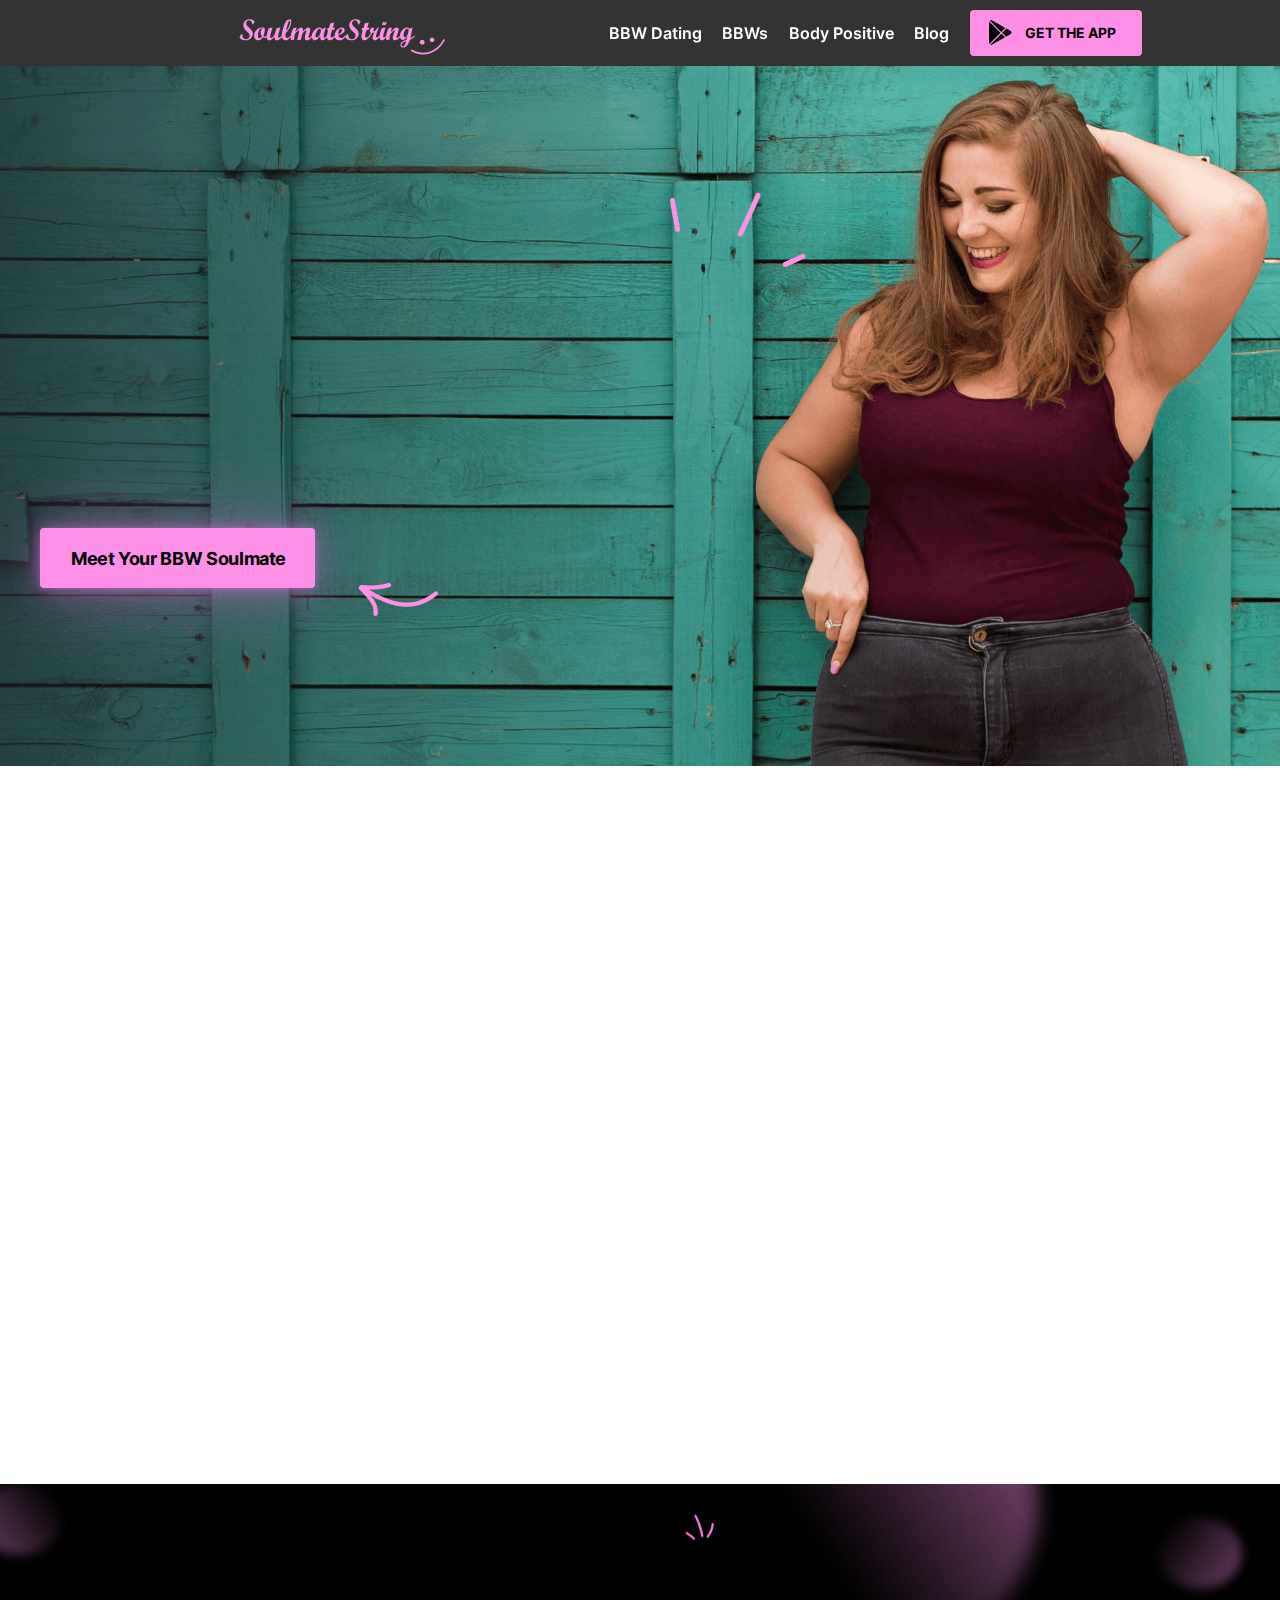
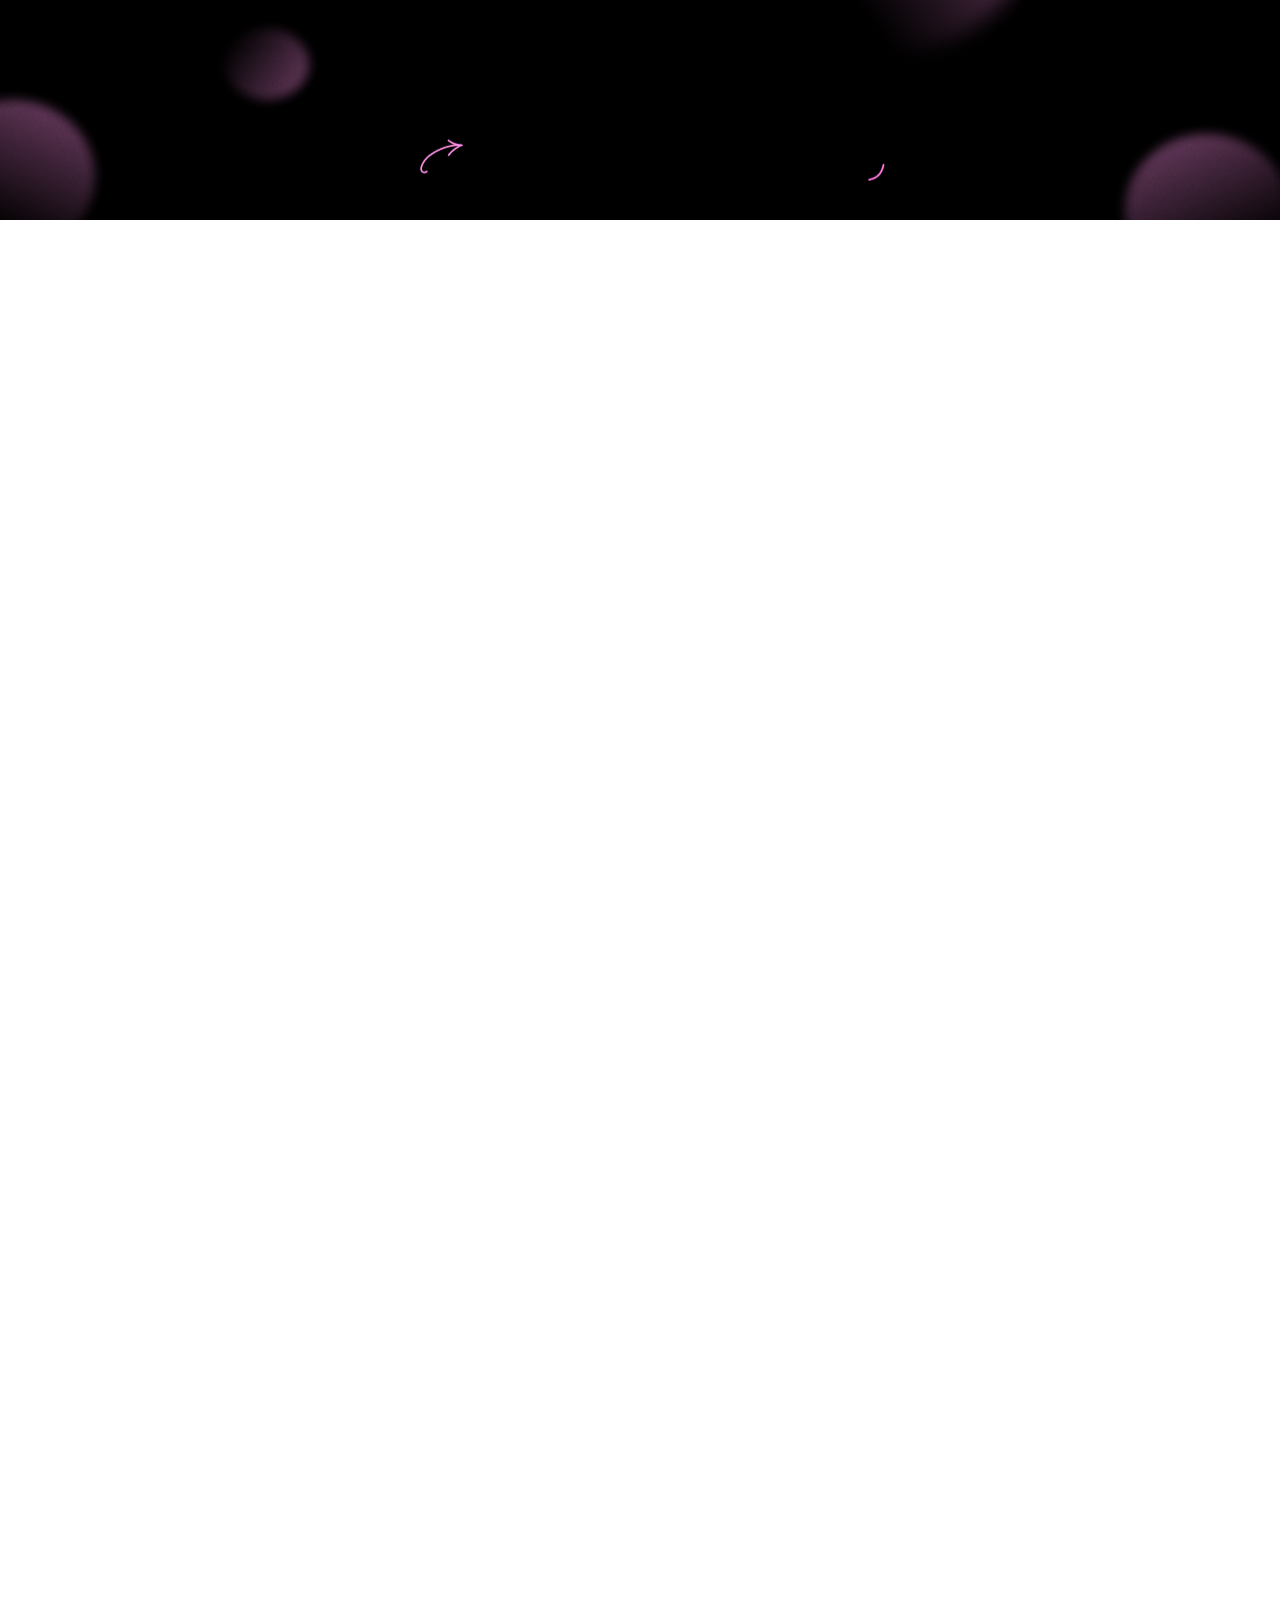
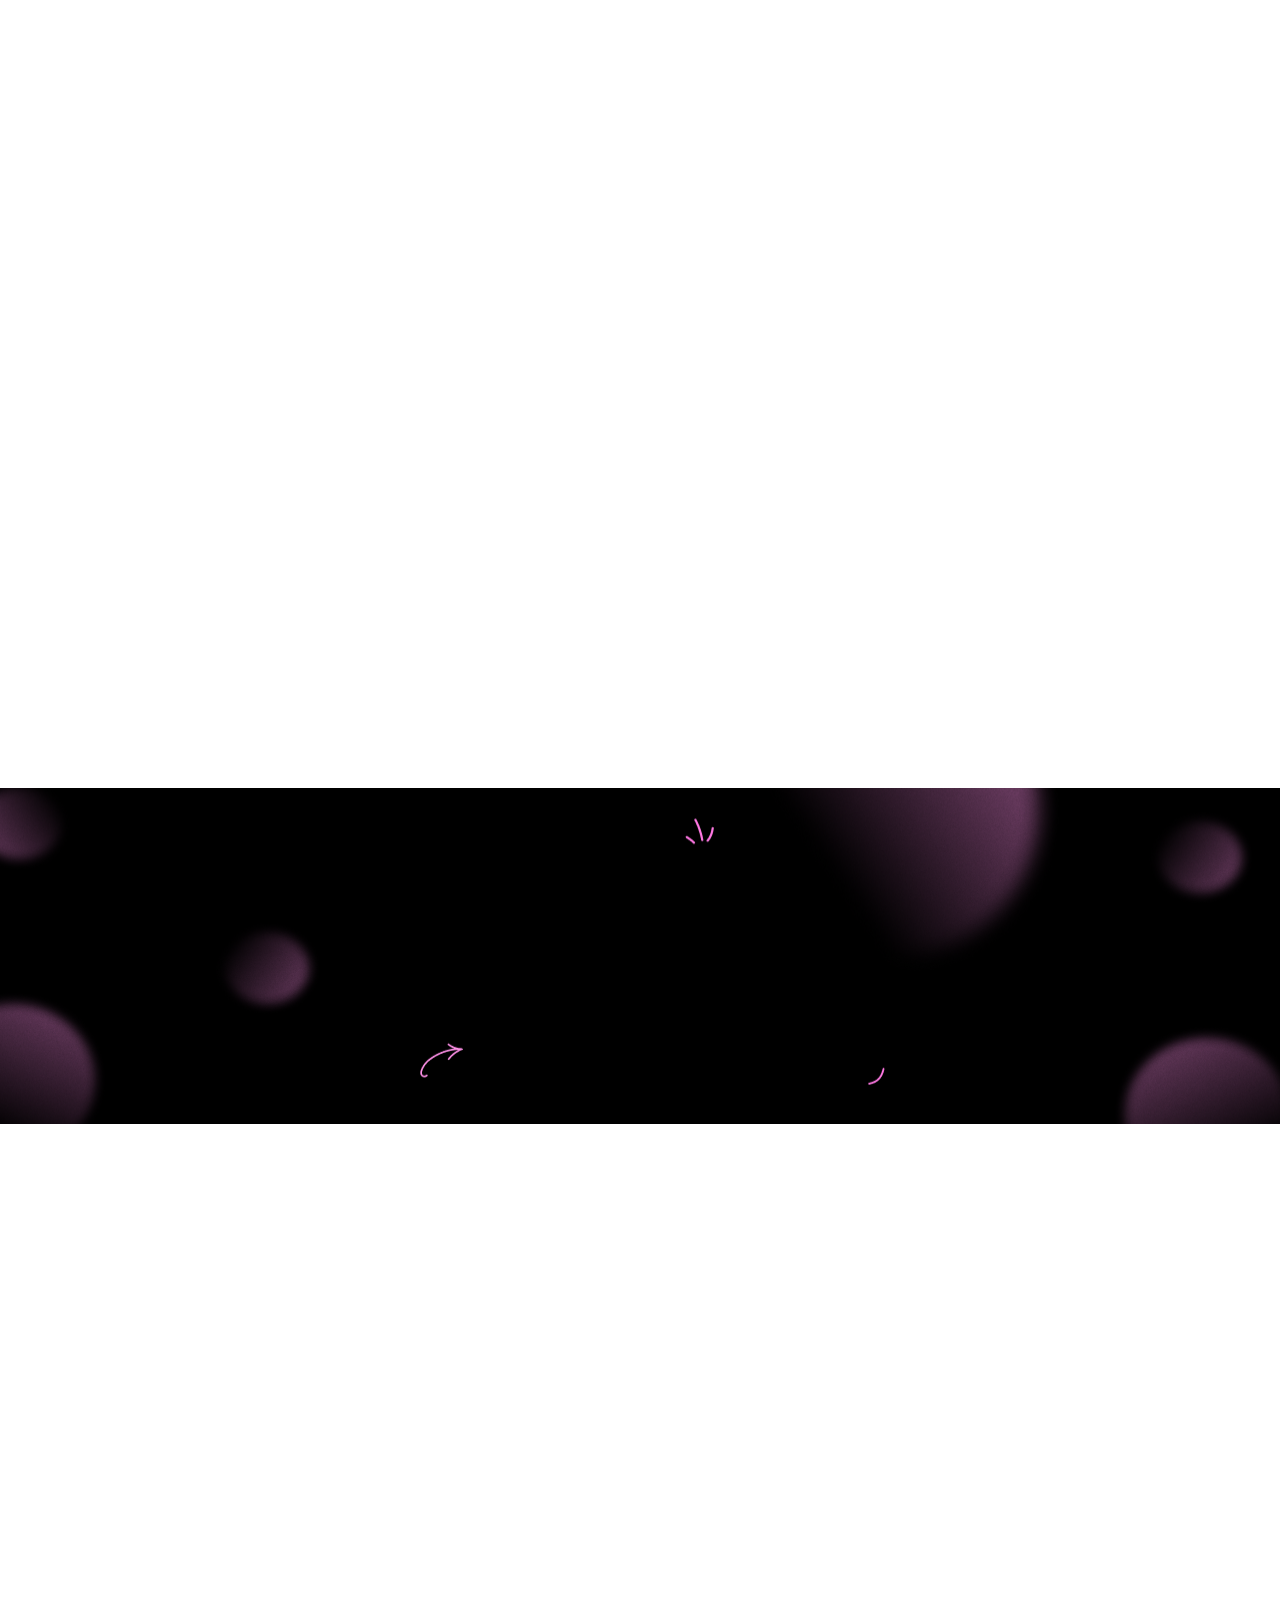
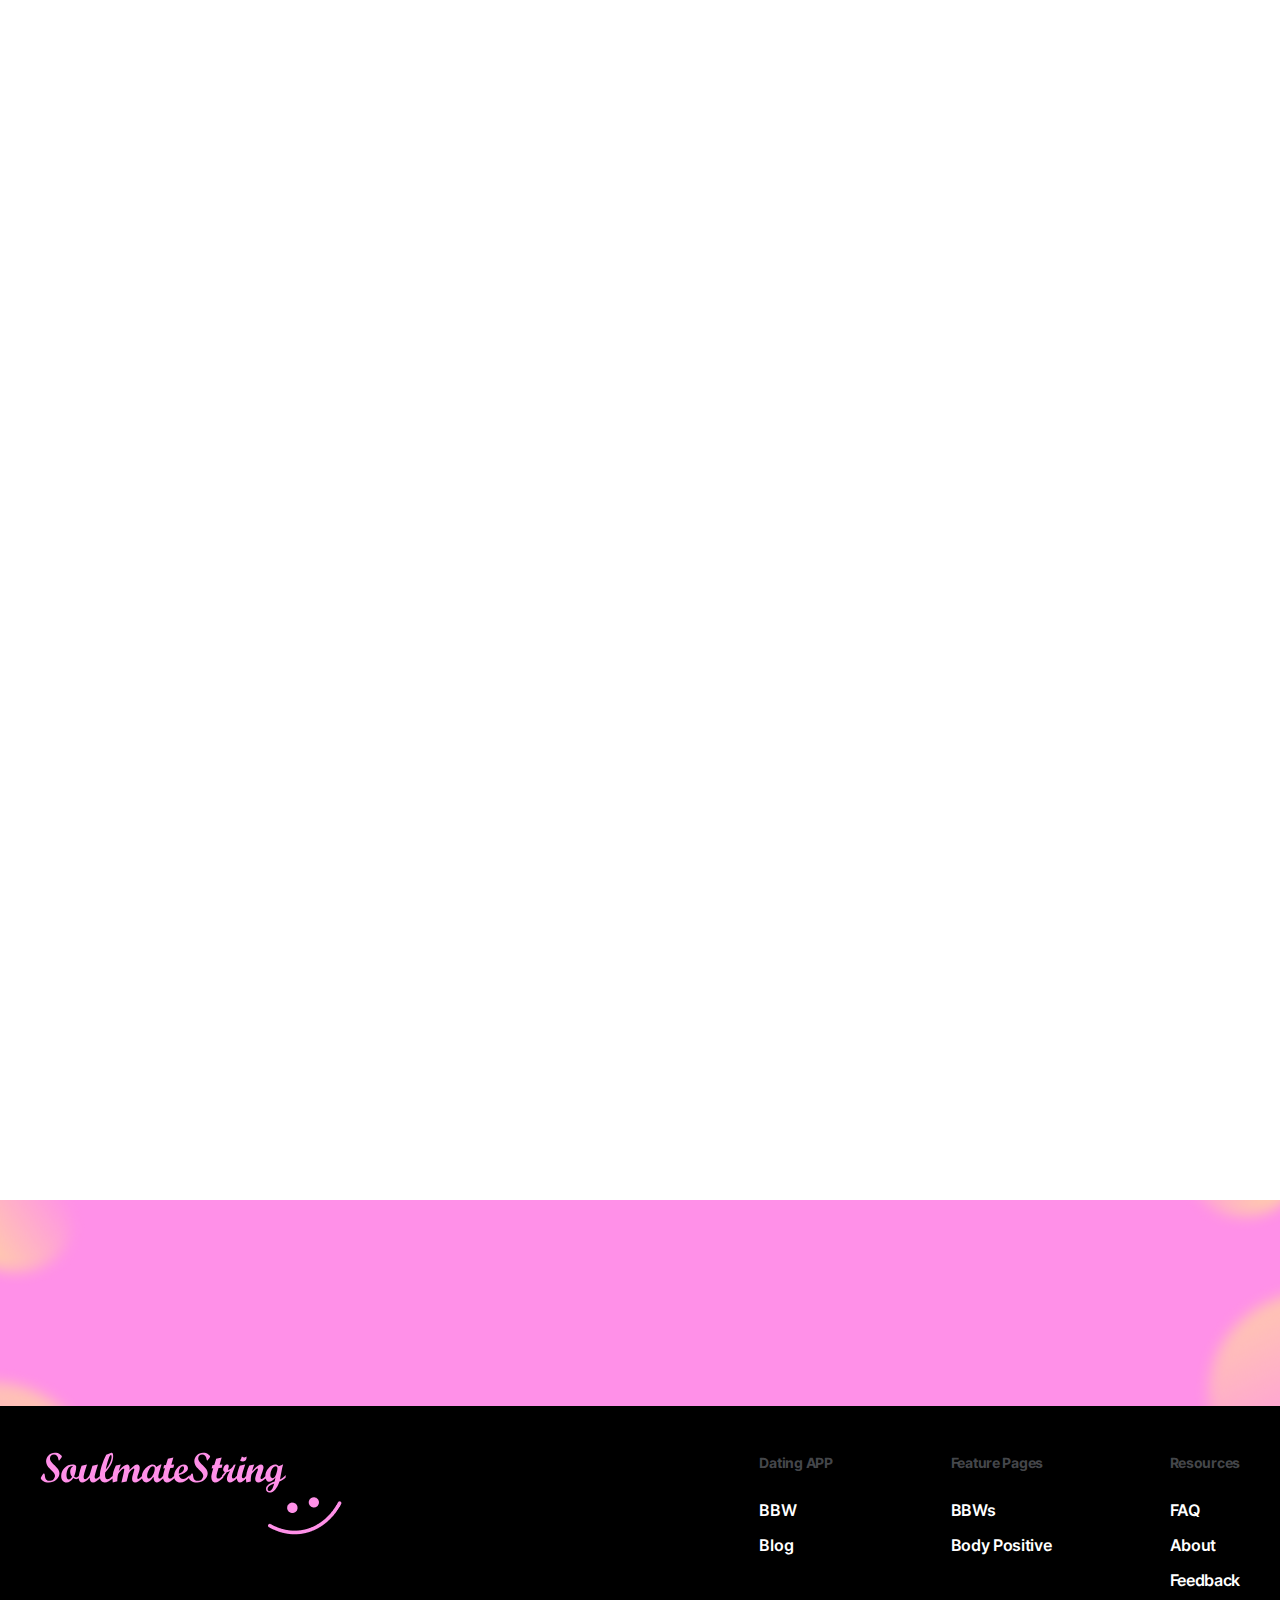
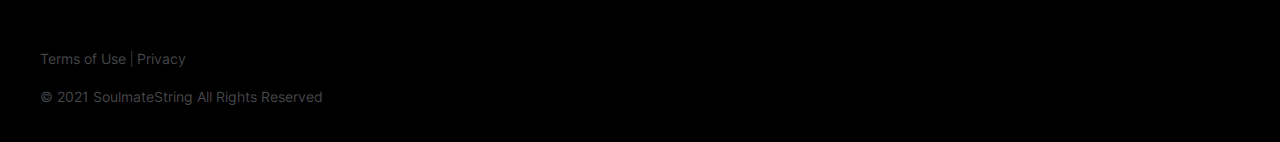
<file: views/site/bbws.html>
<!DOCTYPE html>
<html lang="en">

<head>
    <meta charset="UTF-8">
    <meta http-equiv="X-UA-Compatible" content="IE=edge">
    <meta name="viewport" content="width=device-width, initial-scale=1.0">
    <meta name="description" content="Take a deep look at the confident and pretty nature of BBWs and SSBBWs. Get the best tactics to meet, chat and date with a perfect BBW soulmate.">
    <title>BBWs - What You Should Know About BBW, SSBBW and BBW Dating</title>
    <link rel="stylesheet" href="../../web/css/pages/bbws.css">
    <link rel="stylesheet" href="../../web/css/global.css">
</head>
<section class="home">
    <header class="header-pc">
        <div class="nav-logo">
            <a href="../site/index.html" class="logo"><img src="../../web/images/logo.svg" alt=""></a>
        </div>
        <div class="nav-btns">
            <ul>
                <li><a href="../site/bbw.html">BBW Dating</a></li>
                <li><a href="../site/bbws.html">BBWs</a></li>
                <li><a href="../site/bp.html">Body Positive</a></li>
                <li><a href="../blog/index.html">Blog</a></li>
                <li>
                    <a href="" class="button download-button nav-button hover-logo">
                        <!-- <img src="../../web/images/download-google.svg" alt=""> -->
                        <span>G</span>
                        <span>E</span>
                        <span>T</span>&nbsp;
                        <span>T</span>
                        <span>H</span>
                        <span>E</span>&nbsp;
                        <span>A</span>
                        <span>P</span>
                        <span>P</span>
                    </a>
                </li>
            </ul>
        </div>
    </header>
    <header class="header-mob">
        <div class="nav-logo">
            <a href="../site/index.html"><img src="../../web/images/logo-mob.png" alt=""></a>
        </div>
        <div class="nav-btn">
            <img src="../../web/images/nav-btn-mob.png" alt="">
        </div>
    </header>
    <section class="banner animate">
        <div class="container">
            <strong class="ani1"></strong>
            <h1 class="ani2">Join <span>BBW Community</span> Discover Charisma of Plus-Size Beauty</h1>
            <a href="#" class="hover-effect3 bbws-banner-button pc">
                <span>M</span>
                <span>e</span>
                <span>e</span>
                <span>t</span>&nbsp;
                <span>Y</span>
                <span>o</span>
                <span>u</span>
                <span>r</span>&nbsp;
                <span>B</span>
                <span>B</span>
                <span>W</span>&nbsp;
                <span>s</span>
                <span>o</span>
                <span>u</span>
                <span>l</span>
                <span>m</span>
                <span>a</span>
                <span>t</span>
                <span>e</span>
            </a>
        </div>
    </section>

    <section class="section1">
        <div class="container">
            <h2 class="ani1">Get Ready to Find <span>BBW Love</span></h2>
            <p class="ani2">Humans live with love. Most people try their best to seek a perfect match but the result varies. When finding love comes to BBWs, it becomes tougher in some cases. Although BBWs – “Big Beautiful Woman” and SSBBWs – “Super Sized Big Beautiful
                Woman” are inspired to build <a href="#">body positivity</a>, some plus size still feel frustrated by the weight and lose the chance to meet the one who prefer curvy singles.
            </p>
            <div class="sec1_pic">
                <div class="sec1_pic_left ">
                    <b class="ani_left1">BBWs Deserve True Love</b>
                    <p class="ani_left2">Dear BBWs, size doesn’t matter at all to find a soulmate, a true lover. In turn, people who keep eyes on BBWs and SSBBWs have significantly increased over the years. Show your curvy body, nice personality, thoughtful mind and anything
                        that can make you more charming. Every BBW single deserves true love from the soulmate.</p>
                </div>
                <div class="sec1_pic_right ani_right"></div>
            </div>
        </div>
        <div class="sec1_match">
            <div class="container">
                <h3 class="ani6">Get a Quick <span>BBW Match</span></h3>
                <p class="ani7">Take the Best Way to Find BBW Soulmate Easily and Quickly</p>
                <p class="sec1_p ani8">Meet Someone Who Really Respects You, Admires You and Loves You</p>
                <a href="#" class="ani9 bbws-match-button hover-effect3">
                    <span>M</span>
                    <span>a</span>
                    <span>t</span>
                    <span>c</span>
                    <span>h</span>&nbsp;
                    <span>N</span>
                    <span>o</span>
                    <span>w</span>
                </a>
            </div>

        </div>
    </section>

    <section class="section2">
        <div class="container">
            <h2 class="ani1 sec2_h2">BBWs Are Appealing, Charming and <span>BBW Love</span> </h2>
            <h2 class="ani1 sec2_h2_mob">BBWs Are Appealing, Charming and <span>Lovely</span> </h2>
            <p class="sec2_word ani2"> <span>Be a proud BBW</span> - A charming lady or an attractive man with great physical looking. An elegant soul with a graceful body who can be his or herself and be ok with their sexy & soft curves.</p>
            <a href="#" class="hover-effect3 ani3 bbws-quick-button download-button">
                <span>V</span>
                <span>i</span>
                <span>e</span>
                <span>w</span>&nbsp;
                <span>B</span>
                <span>B</span>
                <span>W</span>&nbsp;
                <span>S</span>
                <span>i</span>
                <span>n</span>
                <span>g</span>
                <span>l</span>
                <span>e</span>
                <span>s</span>
            </a>
            <ul class="ulul">
                <li>
                    <img src="../../web/images/bbws/sec2_pic1.png" class="ani4">
                    <strong class="ani7">BBWs Have Inherent Curvy Attractiveness</strong>
                    <p class="ani10">God created us equal but variant. The gentle, smiley, fun, and kind spirits and beautiful, curvy, chubby & sexy bodies are the best gifts plus-sized women can receive from the Lord. Just like the world gives everyone the right to express
                        themselves, curvy women like to perform their gifted beauty confidently & let more people be captivated by their attractiveness.</p>
                </li>
                <li>
                    <img src="../../web/images/bbws/sec2_pic2.png" class="ani5">
                    <strong class="ani8">BBWs Have Likeable and Easy-going Personality</strong>
                    <p class="ani11">Scientific research has proved that a curvy woman with a higher estrogen-hormone level is more family-oriented & treats kids well with strong maternal love & meticulous care. That could be the grounds that why a BBW single is always
                        with an easy-going & warm-hearted mind. Dating with a BBW single after a successful match on PlusCupid, you will feel they are taking good care of you and want to make you happy.</p>
                </li>
                <li>
                    <img src="../../web/images/bbws/sec2_pic3.png" class="ani6">
                    <strong class="ani9">BBWs Are Humorous and <br> Optimistic</strong>
                    <p class="ani12">Chances are, BBWs are people in your life, no matter the circumstance, who can put a smile on their faces. Their practice of self-acceptance makes BBWs embrace their flaws and laugh them off and let them go. The strong mental energy
                        drives BBWs to come up with quick-witted quips that keep grins on others' faces. They have fun and have a bubbly personality, times you spend with BBW singles are always enjoyable.</p>
                </li>
            </ul>
            <div class="ulul_slider ani4">
                <ul class="ulul_mob">
                    <li class="li_one">
                        <strong>BBWs Have Inherent Curvy Attractiveness</strong>
                        <img src="../../web/images/bbws/mobile/sec2_pic1_mob.png">

                        <p>God created us equal but variant. The gentle, smiley, fun, and kind spirits and beautiful, curvy, chubby & sexy bodies are the best gifts plus-sized women can receive from the Lord. Just like the world gives everyone the right
                            to express themselves, curvy women like to perform their gifted beauty confidently & let more people be captivated by their attractiveness.</p>
                    </li>
                    <li>
                        <strong>BBWs Have Likeable and Easy-going Personality</strong>
                        <img src="../../web/images/bbws/mobile/sec2_pic2_mob.png">

                        <p>Scientific research has proved that a curvy woman with a higher estrogen-hormone level is more family-oriented & treats kids well with strong maternal love & meticulous care. That could be the grounds that why a BBW single is always
                            with an easy-going & warm-hearted mind. Dating with a BBW single after a successful match on PlusCupid, you will feel they are taking good care of you and want to make you happy.</p>
                    </li>
                    <li class="li_last">
                        <strong>BBWs Are Humorous and <br> Optimistic</strong>
                        <img src="../../web/images/bbws/mobile/sec2_pic3_mob.png">

                        <p>Chances are, BBWs are people in your life, no matter the circumstance, who can put a smile on their faces. Their practice of self-acceptance makes BBWs embrace their flaws and laugh them off and let them go. The strong mental energy
                            drives BBWs to come up with quick-witted quips that keep grins on others' faces. They have fun and have a bubbly personality, times you spend with BBW singles are always enjoyable.</p>
                    </li>
                </ul>
                <div class="ulul_click ani6">
                    <div class="ulul_warp">
                        <div class="ulul_left"></div>
                        <div class="ulul_right"></div>
                    </div>
                </div>
            </div>

            <div class="sec2_con">
                <div class="sec2_con_left ani_left4">
                    <strong>BBWs Are Sexually Attractive to Both Male & Female</strong>
                    <p>From ancient Greece and other prehistoric influences, BBWs with chubby arms, cellulite thighs, and large buttocks were considered naturally <a href="#">beautiful</a> & sexy. BBWs & SSBBWs have great curves, and their bodies tend to
                        be softer. They tend to have large, highly smackable asses, and plus-size women have commensurately larger breasts for your motorboating pleasure.</p>
                </div>
                <div class="sec2_con_right ani_right2">
                    <strong>BBWs Never Mind the Bias & Discrimination</strong>
                    <p>BBW is not a dedicated term for presenting the big beautiful women’s naked curvy bodies, Neither BBW singles are just a pack of people who getting overweight and looking for a hookup & expecting a hard, sweaty, nasty, relentless drilling
                        sex. The internet & <a href="#">pornography</a> industries have seriously desacralized the BBWs and made them a sexual symbol but in fact, they were not. BBWs are seeking a place of understanding & communication. A soulmate in
                        the care of your whole life is much more precious than a sexfriend giving a one-night stand.</p>
                    <a href="#" class="hover-effect2 bbws-search-button download-button">
                        <span>S</span>
                        <span>e</span>
                        <span>a</span>
                        <span>r</span>
                        <span>c</span>
                        <span>h</span>&nbsp;
                        <span>L</span>
                        <span>a</span>
                        <span>r</span>
                        <span>g</span>
                        <span>e</span>&nbsp;
                        <span>F</span>
                        <span>r</span>
                        <span>i</span>
                        <span>e</span>
                        <span>n</span>
                        <span>d</span>
                        <span>s</span>
                    </a>
                </div>
            </div>
            <div class="sec2_con_mob">
                <div class="sec2_con_left ani_left4">
                    <strong>BBWs Are Sexually Attractive to Both Male & Female</strong>
                    <p>From ancient Greece and other prehistoric influences, BBWs with chubby arms, cellulite thighs, and large buttocks were considered naturally beautiful & sexy. BBWs & SSBBWs have great curves, and their bodies tend to be softer. They
                        tend to have large, highly smackable asses, and plus-size women have commensurately larger breasts for your motorboating pleasure.</p>
                </div>
                <div class="sec2_con_right ani_right2">
                    <strong>BBWs Never Mind the Bias & Discrimination</strong>
                    <p>BBW is not a dedicated term for presenting the big beautiful women’s naked curvy bodies, Neither BBW singles are just a pack of people who getting overweight and looking for a hookup & expecting a hard, sweaty, nasty, relentless drilling
                        sex. The internet & pornography industries have seriously desacralized the BBWs and made them a sexual symbol but in fact, they were not. BBWs are seeking a place of understanding & communication. A soulmate in the care of your
                        whole life is much more precious than a sexfriend giving a one-night stand.</p>
                    <button type="button">
                        <a href="#">Search Large Friends</a>
                    </button>
                </div>
            </div>
        </div>
    </section>


    <section class="section3">
        <div class="container">
            <h2 class="ani1"> <span>Where</span> to Meet BBW Singles and Soulmates </h2>
            <p class="sec3_word ani2">It’s time for you to find a charmful BBW single. PlusCupid, an expert BBW dating app, shows big concern on BBWs. It specializes in empowering plus-sized and curvy singles to easily find soulmates who understand and respect each other in a
                real, safe and fair online zone. It helps BBWs to connect with people they like with confidence while meeting, chatting and making deep relationship.
            </p>
            <strong class="ani3">Why PlusCupid?</strong>
            <ul class="sec3_ul">
                <li>
                    <img src="../../web/images/bbws/frame6.png" class="ani4">
                    <b class="ani7">100% Trusted BBW Dating App</b>
                    <p class="ani10">PlusCupid establishes a secure community for people to find local BBWs, SSBBW, and their admirers in other locations with safety. Verified system helps members to make clear whether your liked curvy ladies or gentlemen are worth chatting
                        and dating without being cheated.</p>
                </li>
                <li>
                    <img src="../../web/images/bbws/frame7.png" class="ani5">
                    <b class="ani8">Active BBWs</b>
                    <p class="ani11">PlusCupid gathers BBW singles all over the world. They actively upload beautiful selfies, featuring audio signatures as well as special moments of their daily lives. You can not only meet a special BBW soulmate near and far, but witness
                        success stories for matched couples.</p>
                </li>
                <li> <img src="../../web/images/bbws/frame8.png" class="ani6">
                    <b class="ani9">Advanced Matching Feature </b>
                    <p class="ani12">Algorithm is precisely applied to PlusCupid – the best BBW dating app. After showing your interest and preference, the matching feature can help discover souls that fit you perfectly from the community and analyze the compatibility
                        between you and the matched ones.</p>
                </li>
            </ul>
        </div>
        <div class="sec3_match">
            <div class="container">
                <h3 class="ani8"> <span>PlusCupid</span> - Expert on BBWs Matching, Chatting and Dating</h3>
                <p class="ani9">To have one and many fantastic dates with your dreamed BBW date, the following tips could be </p>
                <p class="sec1_p ani10">helpful when you try to start a sweet BBW dating.</p>
                <p class="sec3_match_mob ani9">Enjoy the BBW Matchmaker to Discover Curvy Singles Who Perfectly Match You</p>
                <div class="pc">
                    <a href="javascript:void(0);" class="hover-effect3 ani11 bbws-sec3-match">
                        <span>M</span>
                        <span>a</span>
                        <span>t</span>
                        <span>c</span>
                        <span>h</span>&nbsp;
                        <span>N</span>
                        <span>o</span>
                        <span>w</span>
                    </a>
                </div>
                <div class="mob">
                    <a href="javascript:void(0);" class="hover-effect3 ani11 bbws-sec3-match-mob">
                        <span>D</span>
                        <span>o</span>
                        <span>w</span>
                        <span>n</span>
                        <span>l</span>
                        <span>o</span>
                        <span>a</span>
                        <span>d</span>&nbsp;
                        <span>P</span>
                        <span>L</span>
                        <span>u</span>
                        <span>s</span>
                        <span>C</span>
                        <span>u</span>
                        <span>p</span>
                        <span>i</span>
                        <span>d</span>
                    </a>
                </div>
            </div>

        </div>
    </section>

    <section class="section4">
        <div class="container">
            <h2 class="ani1"> <span>5 Steps</span> to Build Loving Relationships with BBWs</h2>
            <p class="sec4_word ani2">To have one and many fantastic dates with your dreamed BBW date, the following tips could be helpful when you try to start a sweet BBW dating.</p>
            <ul class="sec4_ul">
                <li>
                    <img src="../../web/images/bbws/frame1.png" class="ani3">
                    <b class="ani8">Be Active to Chat with Liked BBW Singles</b>
                    <p class="ani13">To open the heart with BBWs, you need to be more active. Just start with small talk. Keep it simple & friendly, pick up a relaxed & easy topic, and talk about the things going on around you. But don’t be too aggressive. Some men tend
                        to take an overly aggressive approach when talking to BBWs.</p>
                </li>
                <li class="li_right sec4_li">
                    <img src="../../web/images/bbws/frame2.png" class="ani4">
                    <b class="ani9">Be Self-confident and Bring out the Best in You</b>
                    <p class="ani14">No one is flawless. To recognize your imperfection is the pace to perfection. On the other hand, the chubby, curvy body was always the symbol of beauty - look at historical artwork from the late Renaissance and the 1600s, the definition
                        of a sexy woman is a woman who is just curvy. Forget the sharp-tongued mean words. Be you, and to be the real you. There are many BBWs & SSBBWs are with you on the internet. Join the community and share the best part of you with
                        like-minded people.</p>
                </li>
                <li class="li_right sec4_li_mob">
                    <b class="ani9">Be Self-confident and Bring out the Best in You</b>
                    <img src="../../web/images/bbws/frame2.png" class="ani4">
                    <p class="ani14">No one is flawless. To recognize your imperfection is the pace to perfection. On the other hand, the chubby, curvy body was always the symbol of beauty - look at historical artwork from the late Renaissance and the 1600s, the definition
                        of a sexy woman is a woman who is just curvy. Forget the sharp-tongued mean words. Be you, and to be the real you. There are many BBWs & SSBBWs are with you on the internet. Join the community and share the best part of you with
                        like-minded people.</p>
                </li>
                <li> <img src="../../web/images/bbws/frame3.png" class="ani5">
                    <b class="ani10">Share Your Feelings, Your Life with BBWs</b>
                    <p class="ani15">There are countless chances you can meet charming BBWs. Little drops make the mighty ocean, hundred pearls make the necklace. Your life with your BBWs soulmate will be just like an unsolved puzzle, filled by a countless number of puzzles
                        – the memorial moments from you and your BBWs mate.</p>
                </li>
                <li class="lili li_right sec4_li"> <img src="../../web/images/bbws/frame4.png" class="ani6">
                    <b class="ani11">Be Sincere and Courteous in Communication with BBWs</b>
                    <p class="ani16">Be crystal clear to your BBW mate. To Love your BBWs mate should be a relationship of earnestness. The love is sincere, there will be no one who ends up being tossed into a labyrinth. You have to have more faith in yourself, and be
                        honest. When you get along with your BBW mate with your sincerity, it will outwardly realize in your BBWs soul mate’s heart.</p>
                </li>
                <li class="lili li_right sec4_li_mob">
                    <b class="ani11">Be Sincere and Courteous in Communication with BBWs</b>
                    <img src="../../web/images/bbws/frame4.png" class="ani6">
                    <p class="ani16">Be crystal clear to your BBW mate. To Love your BBWs mate should be a relationship of earnestness. The love is sincere, there will be no one who ends up being tossed into a labyrinth. You have to have more faith in yourself, and be
                        honest. When you get along with your BBW mate with your sincerity, it will outwardly realize in your BBWs soul mate’s heart.</p>
                </li>
                <li class="lili li_last "> <img src="../../web/images/bbws/frame5.png" class="ani7">
                    <b class="bb ani12">Show Your Respect for BBWs</b>
                    <p class="ani17">Present your respect & dignity, show your true heart for real love. No need to hide, nor need to bluff. Learn to respect plus-sized women and their private space. Avoid triggering BHM with fat shaming. In other words, be gentle, and
                        don’t be rude.</p>
                </li>

            </ul>
            <a href="javascript:void(0);" class="hover-effect3 bbws-date-button ani18">
                <span>D</span>
                <span>a</span>
                <span>t</span>
                <span>e</span>&nbsp;
                <span>N</span>
                <span>o</span>
                <span>w</span>
            </a>
            <div class="sec4_info">
                <div class="container">
                    <b class="ani19 ">Tricks to Make a Successful BBW Dating</b>
                    <ul class="sec4_info_ulul">
                        <li class="ani20">
                            <img src="../../web/images/bbws/pic1.png">
                            <strong>Know your BBW lover, make a clear dating plan</strong>
                            <p>Get to know your lovely curvy single mate, analyze his/her preference. and give him/her a big surprise with your well-planned, scheduled dating. A gift filled with wonderful ideas & fits his/her taste is also recommended.</p>
                        </li>
                        <li class="ani21">
                            <img src="../../web/images/bbws/pic2.png">
                            <strong>Dress yourself out and do some <br> make-up</strong>
                            <p>Don’t be too sloppy, the first impression on a date can be important. Better to make yourself presentable & choose a sharp outfit, keep stylish & always put on a smile!</p>
                        </li>
                        <li class="ani22">
                            <img src="../../web/images/bbws/pic3.png">
                            <strong>Be delightful & humor</strong>
                            <p>Men’s Health magazine claims 77 percent of the women it surveyed counted a sense of humor as the number-one personality they look for in a man. So suitable humor for an appropriate topic could be your key to a curvy woman’s
                                heart. In the same way, an energetic & playful girl is considered charming when dating with a BHM!</p>
                        </li>
                        <li class="ani23">
                            <img src="../../web/images/bbws/pic4.png">
                            <strong>Keep contact & follow up</strong>
                            <p>Don’t let your date wait, make your decision quick and put your faith into your action. Proactively send her the text, ask if you’ve got the chance to meet again. Keep in contact regularly & don’t let the chance go!</p>
                        </li>
                    </ul>
                    <div class="ulul_slider2 ani20">
                        <ul class="ulul_mob2 ">
                            <li>
                                <img src="../../web/images/bbws/mobile/pic1_mob.png">
                                <strong>Know your BBW lover, make a clear dating plan</strong>
                                <p>Get to know your lovely curvy single mate, analyze his/her preference. and give him/her a big surprise with your well-planned, scheduled dating. A gift filled with wonderful ideas & fits his/her taste is also recommended.</p>
                            </li>
                            <li>
                                <img src="../../web/images/bbws/mobile/pic2_mob.png">
                                <strong>Dress yourself out and do some <br> make-up</strong>
                                <p>Don’t be too sloppy, the first impression on a date can be important. Better to make yourself presentable & choose a sharp outfit, keep stylish & always put on a smile!</p>
                            </li>
                            <li>
                                <img src="../../web/images/bbws/mobile/pic3_mob.png">
                                <strong>Be delightful & humor</strong>
                                <p>Men’s Health magazine claims 77 percent of the women it surveyed counted a sense of humor as the number-one personality they look for in a man. So suitable humor for an appropriate topic could be your key to a curvy woman’s
                                    heart. In the same way, an energetic & playful girl is considered charming when dating with a BHM!</p>
                            </li>
                            <li>
                                <img src="../../web/images/bbws/mobile/pic4_mob.png">
                                <strong>Keep contact & follow up</strong>
                                <p>Don’t let your date wait, make your decision quick and put your faith into your action. Proactively send her the text, ask if you’ve got the chance to meet again. Keep in contact regularly & don’t let the chance go!</p>
                            </li>
                        </ul>
                        <div class="ulul_click2 ani6">
                            <div class="ulul_warp2">
                                <div class="ulul_left2"></div>
                                <div class="ulul_right2"></div>
                            </div>
                        </div>
                    </div>
                </div>
            </div>
        </div>
        <div class="sec4_match">
            <div class="container">
                <ul>
                    <li class="ani_left1">
                        <p>Find Super</p>
                        <strong>BBW Match.</strong>
                    </li>
                    <li class="ani_left2">
                        <p>Have Deeper</p>
                        <strong>BBW Chat.</strong>
                    </li>
                    <li class="ani_left3">
                        <p>Make Warmer</p>
                        <strong>BBW Date.</strong>
                    </li>
                </ul>
                <a href="javascript:void(0);" class="bbws-sec4-button hover-effect2 ani_right">
                    <span>G</span>
                    <span>E</span>
                    <span>T</span>&nbsp;
                    <span>T</span>
                    <span>H</span>
                    <span>E</span>&nbsp;
                    <span>A</span>
                    <span>P</span>
                    <span>P</span>
                </a>
            </div>
        </div>
    </section>
</section>

<section class="go_back"></section>
<footer class="footer">
    <div class="container">
        <div class="footer-cnt">
            <div class="_left pc">
                <img src="../../web/images/footer-logo.svg" alt="">
            </div>
            <div class="_right">
                <ul class="_right_list">
                    <li>
                        <p>Dating APP</p>
                        <a href="/views/site/bbw.html">BBW</a>
                        <a href="/views/blog/index.html">Blog</a>
                    </li>
                    <li>
                        <p>Feature Pages</p>
                        <a href="/views/site/bbws.html">BBWs</a>
                        <a href="/views/site/bp.html">Body Positive</a>
                    </li>
                    <li>
                        <p>Resources</p>
                        <a href="/views/site/faqs.html">FAQ</a>
                        <a href="/views/site/about.html">About</a>
                        <a href="/views/site/feedback.html">Feedback</a>
                    </li>
                </ul>
            </div>
        </div>
        <div class="footer-copy">
            <div class="tp">
                <a href="../site/terms.html">Terms of Use</a> |
                <a href="../privacy/policy.html">Privacy</a>
            </div>
            <p class="copy">© 2021 SoulmateString All Rights Reserved </p>
        </div>
    </div>
</footer>

<body>

</body>
<script src="../../web/js/jquery-3.6.0.min.js"></script>
<script src="../../web/js/common.min.js"></script>
<script src="../../web/js/bbws.min.js"></script>

</html>
</file>
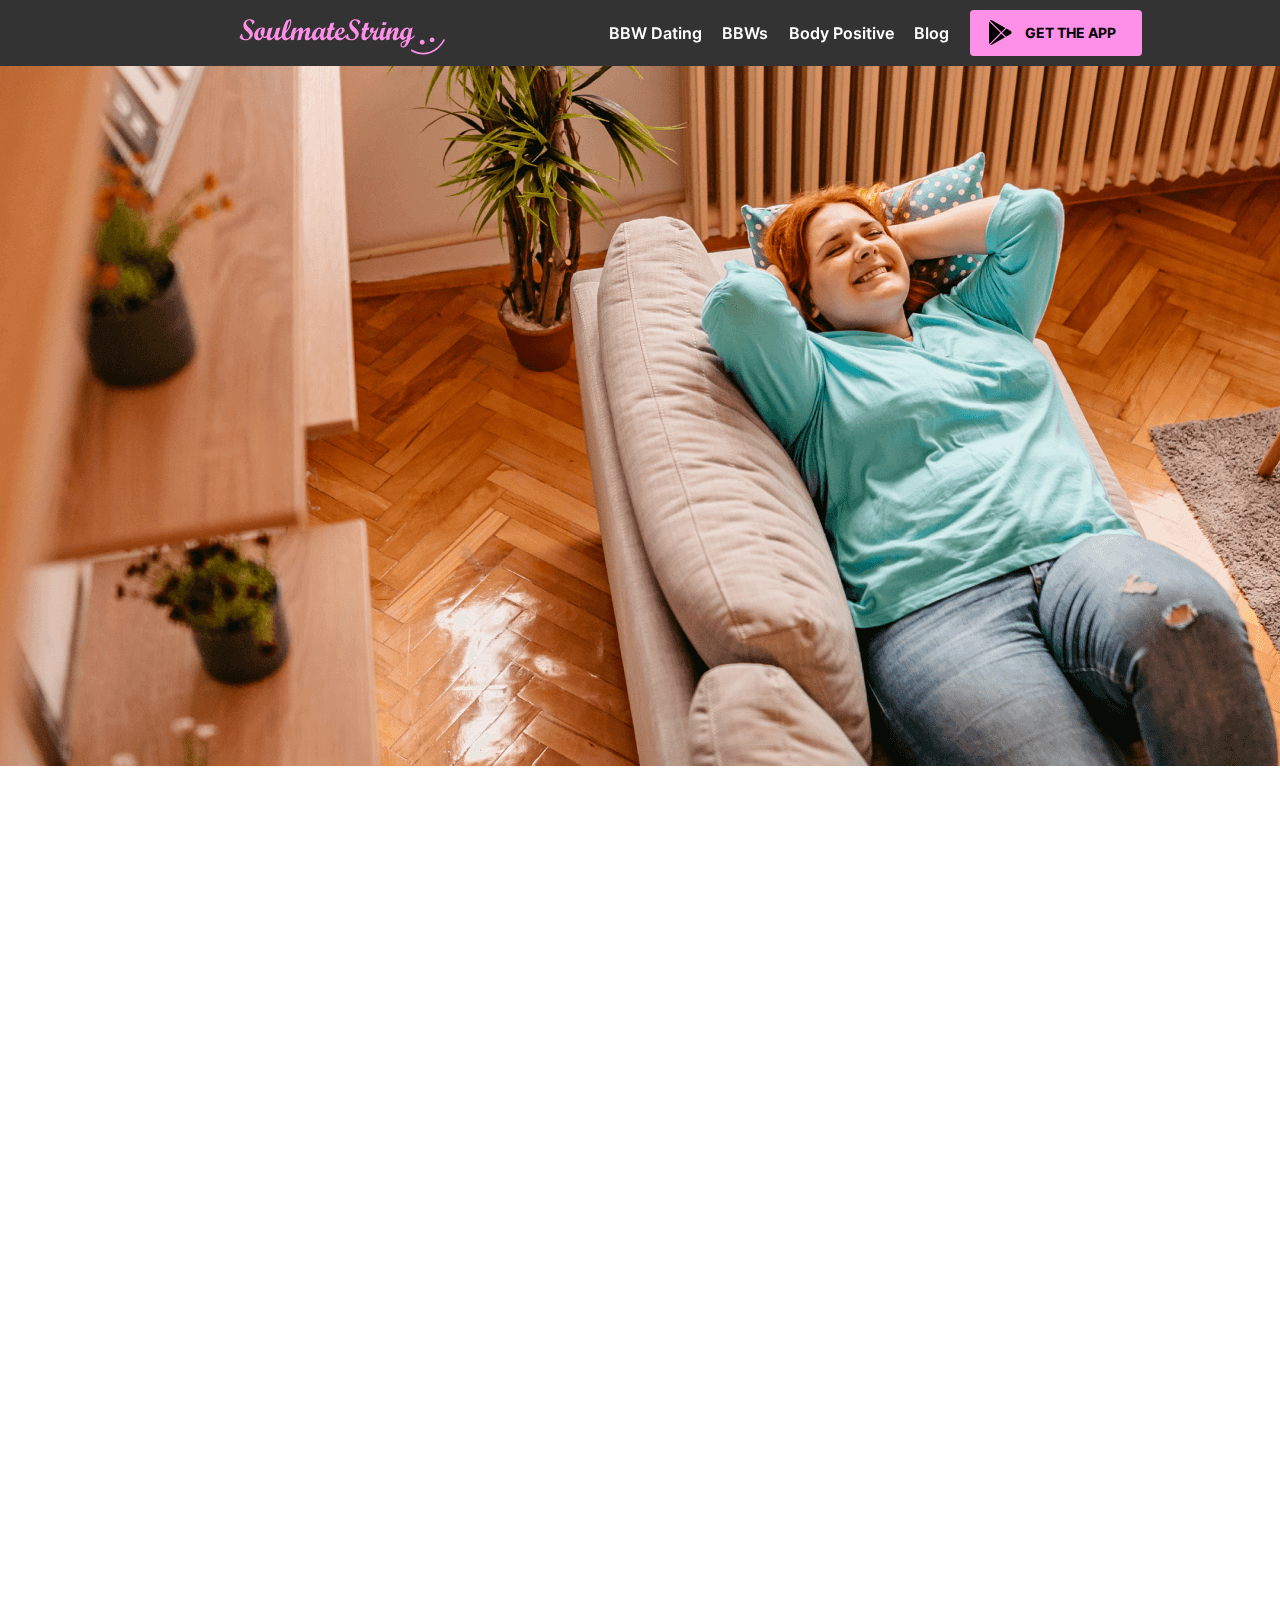
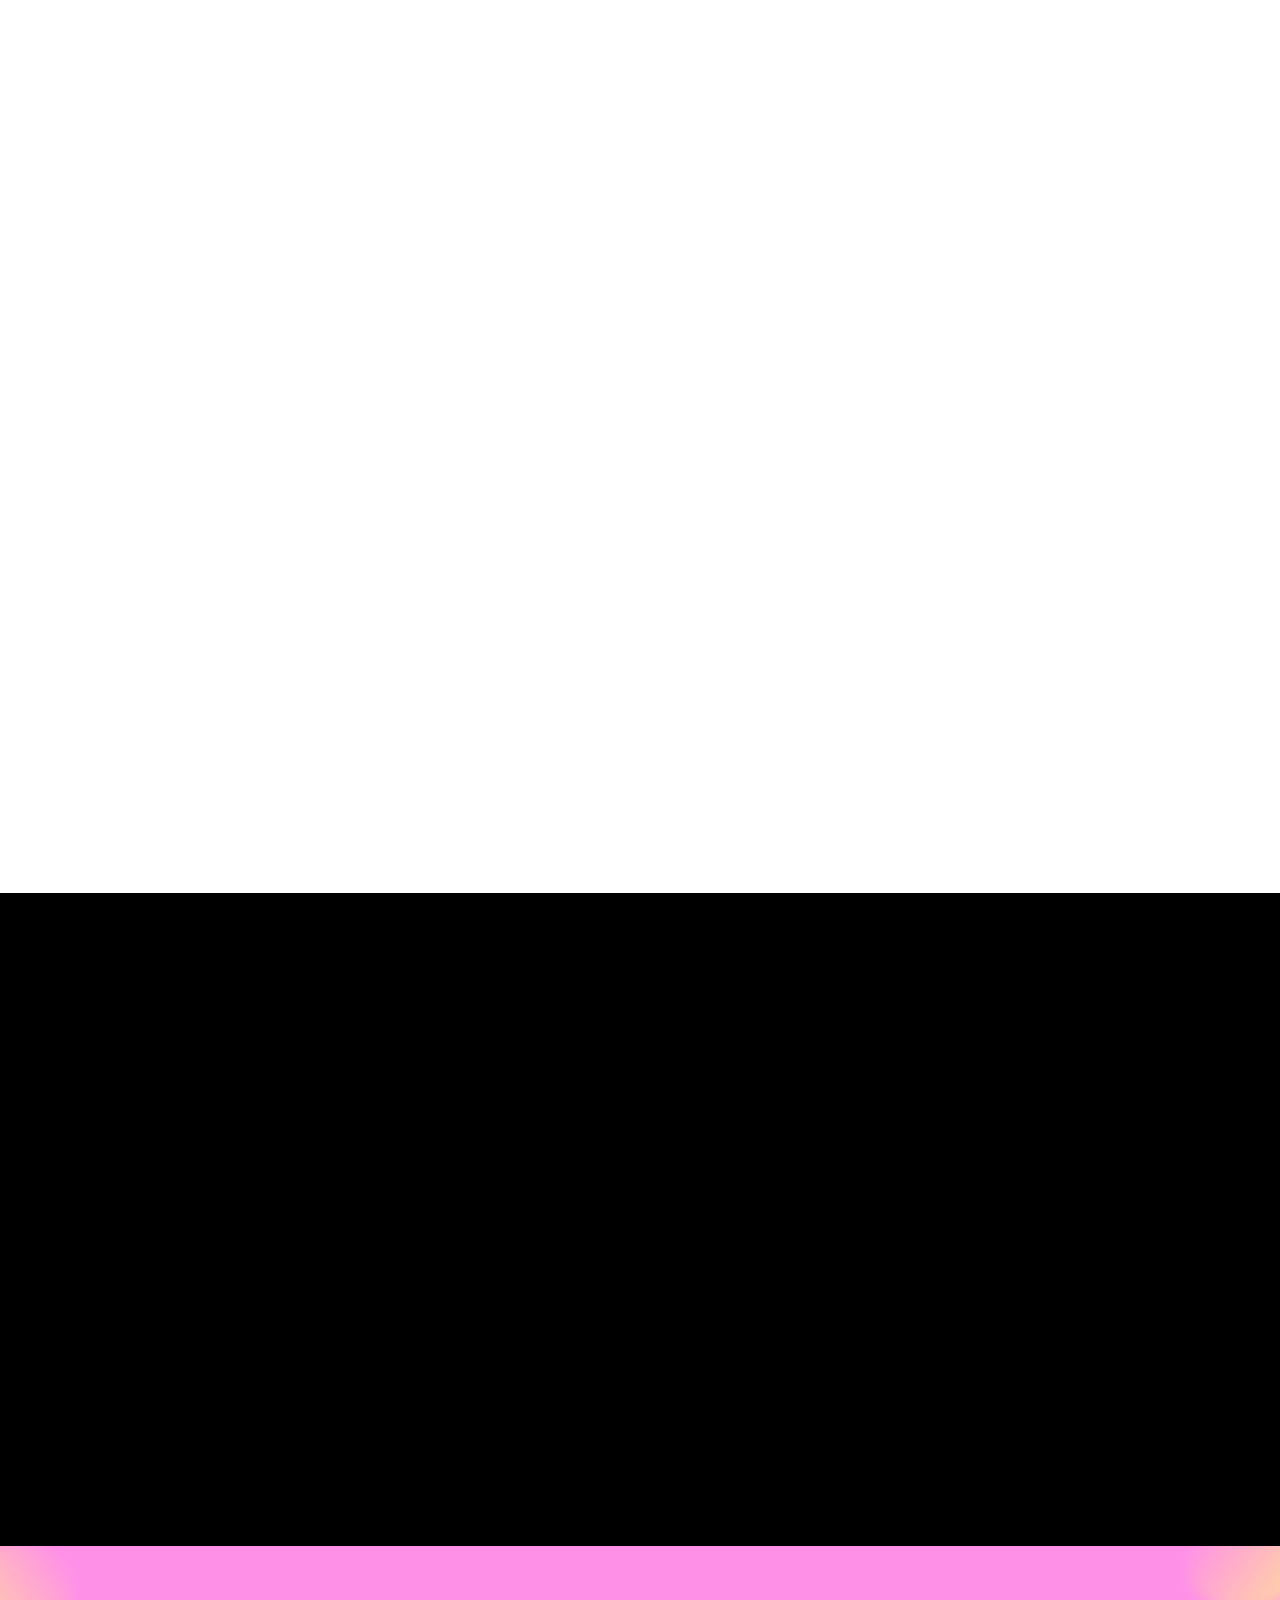
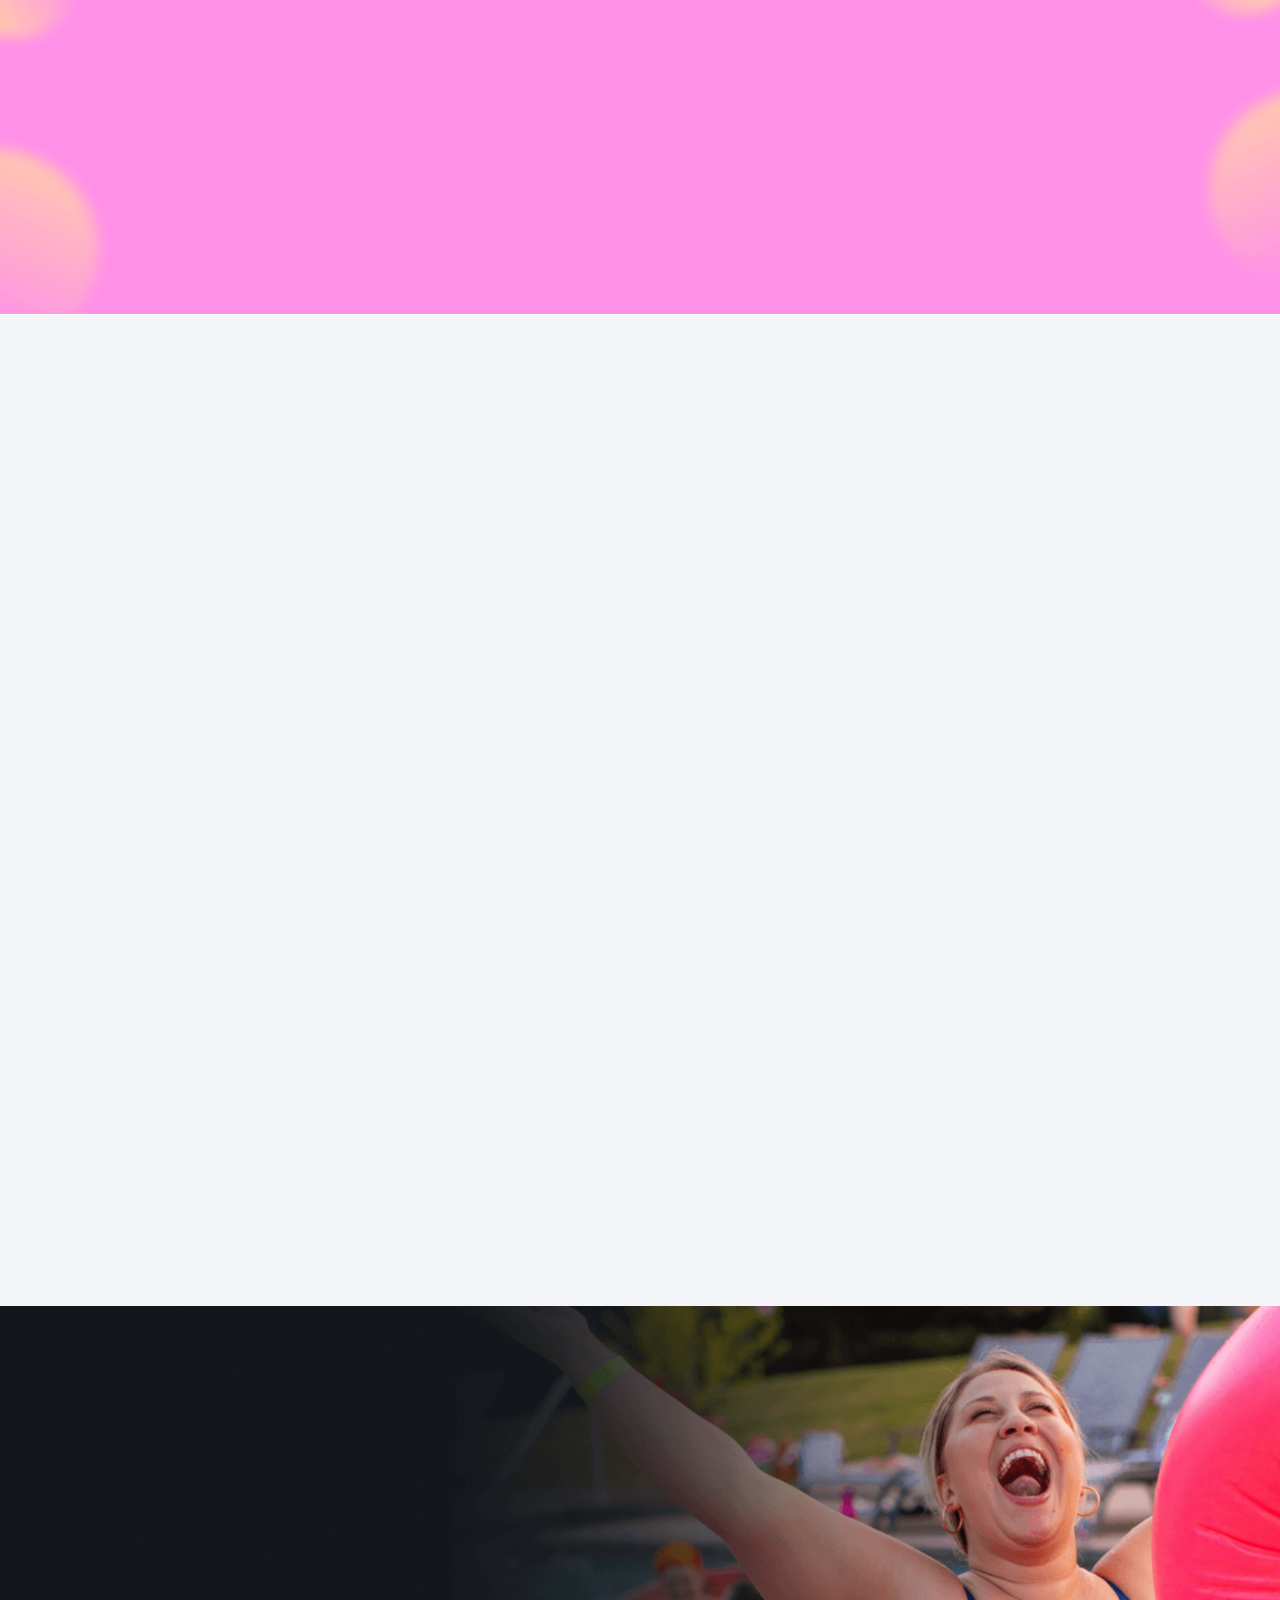
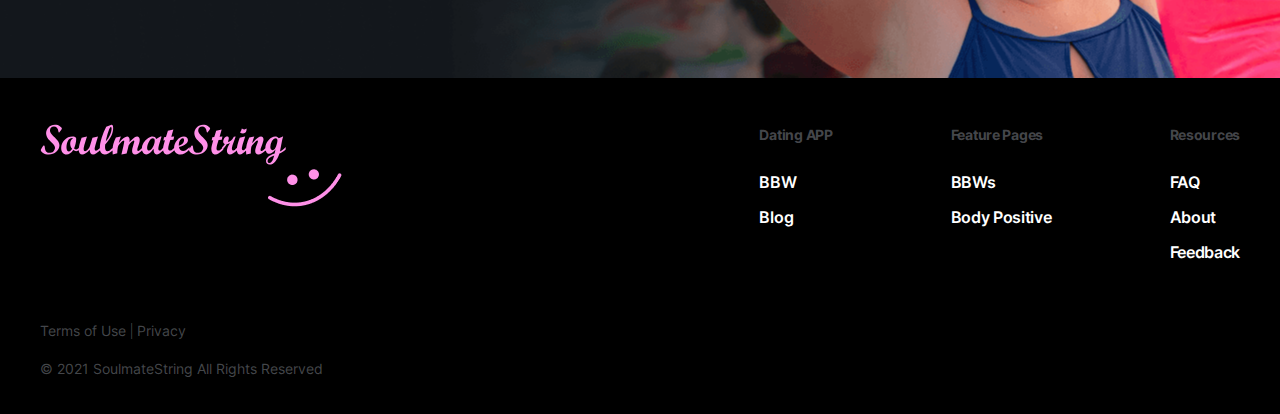
<file: views/site/bp.html>
<!DOCTYPE html>
<html lang="en">

<head>
    <meta charset="UTF-8">
    <meta http-equiv="X-UA-Compatible" content="IE=edge">
    <meta name="viewport" content="width=device-width, initial-scale=1.0">
    <meta name="description" content="What is body positivity and body neutrality? How to be body positive? Now, the BBW finder, PlusCupid helps you to meet positive groups.">
    <title>Body Positive and Self Affirmative - Be the Real, Be the Positive</title>
    <link rel="stylesheet" href="../../web/css/pages/bp.css">
    <link rel="stylesheet" href="../../web/css/global.css">
</head>
<section class="home">
    <header class="header-pc">
        <div class="nav-logo">
            <a href="../site/index.html" class="logo"><img src="../../web/images/logo.svg" alt=""></a>
        </div>
        <div class="nav-btns">
            <ul>
                <li><a href="../site/bbw.html">BBW Dating</a></li>
                <li><a href="../site/bbws.html">BBWs</a></li>
                <li><a href="../site/bp.html">Body Positive</a></li>
                <li><a href="../blog/index.html">Blog</a></li>
                <li>
                    <a href="" class="button download-button nav-button hover-logo">
                        <!-- <img src="../../web/images/download-google.svg" alt=""> -->
                        <span>G</span>
                        <span>E</span>
                        <span>T</span>&nbsp;
                        <span>T</span>
                        <span>H</span>
                        <span>E</span>&nbsp;
                        <span>A</span>
                        <span>P</span>
                        <span>P</span>
                    </a>
                </li>
            </ul>
        </div>
    </header>
    <header class="header-mob">
        <div class="nav-logo">
            <a href="../site/index.html"><img src="../../web/images/logo-mob.png" alt=""></a>
        </div>
        <div class="nav-btn">
            <img src="../../web/images/nav-btn-mob.png" alt="">
        </div>
    </header>
    <section class="banner animate">
        <div class="container">
            <strong class="bp_logo ani1"></strong>
            <h1 class="ani2">Be <span class="pink">Body Positive</span> <br> Forever </h1>
            <p class="banner_word ani3">Live Our Life, Because We’re Worth It!</p>
            <p class="banner_pp ani4">Nobody can be defined, so does the body. All body sizes shape who we are, we can never, ever neglect our body value, and all ourselves have the power to be body positive forever.</p>

            <p class="banner_pp_mob ani3">Nobody can be defined, so does the body. All body sizes shape who we are, we can never, ever neglect our body value, and all ourselves have the power to be body positive forever.</p>
            <p class="banner_word_mob ani6">Live Our Life, Because We’re Worth It!</p>
        </div>
    </section>

    <section class="section1">
        <div class="container">
            <h2 class="ani1">Body Positivity vs Body Neutrality</h2>
            <div class="sec1_con">
                <div class="sec1_word ani_left1">I love my body shape, cellulite and all, it is beautiful.
                    <p>-- <span class="pink">Body Positivity</span></p>
                </div>
                <div class="sec1_info">
                    <div class="sec1_info_word ">
                        <p class="ani3">Being <span class="pink">body positive</span> makes us an optimist, an aspiring person;</p>
                        <p class="ani4">Being <span class="green">body neutral</span> brings us infinite self-exploration and possibility.</p>
                    </div>

                    <div class="sec1_word ani_right">I love my body shape, big or petite, it is helpful.
                        <p>-- <span class="green">Body Neutrality</span></p>
                    </div>
                </div>
            </div>
            <div class="sec1_pic">
                <ul>
                    <li class="ani5">
                        <img src="../../web/images/bp/sec1_left.png" class="ani7">
                        <strong class="ani8">What Is Body Neutrality?</strong>
                        <p class="ani9">Objectively, we can exist without thinking too much about our body one way or another, positive or negative. Big, huge, fat or else, no words can define our body parts, and no words can restrict us from becoming who we are. And
                            that is the focus of body neutrality. Body neutrality promotes accepting our body as is and recognizing its God-given abilities instead of the physical appearance defined by purely positive body images.</p>
                    </li>
                    <li class="ani6">
                        <img src="../../web/images/bp/sec1_right.png" class="ani8">
                        <strong class="ani9">What Is Body Positivity?</strong>
                        <p class="ani10">Perceptually, body positivity tells us bodies come in all shapes and sizes, rather than the stereotyped thin ideal conferred by popular media messages. Under the body positive assertion, all people deserve to have a positive body
                            image regardless of how society and popular culture define ideal physical shape, size, and appearance; all people deserve to share the equality irrespective of race, gender, sexuality, and disability.</p>
                    </li>
                </ul>
            </div>
            <div class="sec1_warp">
                <h3 class="ani11">Body Positive Quotes</h3>
                <ul class="sec1_ulul">
                    <li class="sec1_li1 ani12">
                        <p>“This body has carried me through a hard life. It looked exactly the way it was supposed to.”
                        </p>
                    </li>
                    <li class="sec1_li2 ani13">
                        <p>“I love my body because it allows me to experience the world around me and try new things.”
                        </p>
                    </li>
                    <li class="sec1_li3 ani14">
                        <p>“I am perfect, whole, and complete just the way I am.”
                        </p>
                    </li>
                </ul>
                <ul class="sec1_ulul_mob ani12">
                    <li class="sec1_li1">
                        <p>“This body has carried me through a hard life. It looked exactly the way it was supposed to.”
                        </p>
                    </li>
                    <li class="sec1_li2">
                        <p>“I love my body because it allows me to experience the world around me and try new things.”
                        </p>
                    </li>
                    <li class="sec1_li3">
                        <p>“I am perfect, whole, and complete just the way I am.”
                        </p>
                    </li>
                </ul>
                <div class="ulul_circul ani15"></div>
                <p class="sec1_warp_word ani15">Body positivity means liking the way you look. Body neutrality means focus more on what your body can do right now. Being body neutral, believe in God; being body positive, believe in ourselves.</p>
                <p class="sec1_warp_pink pink ani16">Being positive forever, we’re totally worth it.</p>
            </div>

        </div>
    </section>
    <section class="section2">
        <div class="container">
            <h3 class="ani1">How to Be Body Positive?</h3>
            <p class="sec2_word ani2">Rome was not built in a day, and the body positive can’t be accomplished at one stroke. But to trust ourselves, to be self-expressed, can always make us shine. Re-recognizing ourselves & loving ourselves can always be the first step to building
                up our body positivity.</p>
            <ul class="sec2_ulul">
                <li>
                    <b class="ani3">Appreciating Your Body in Spite of Flaws</b>
                    <p class="ani4">We were born to be real, not perfect, to embrace your flaw is to embrace your life. Say no to body negativity but hi to body positive – you are not a sex doll for the male gaze, you are strong & independent. You shall feel good about
                        yourself because you know, you are beautiful. You are so special and so unique, there is only one you in the universe, you shall love yourself more in spite of flaws.</p>
                </li>
                <li>
                    <b class="ani7">Accepting Your Body’s Shape and Size</b>
                    <p class="ani8">Russell once said, in his book A History of Western Philosophy, that diversity is essential to happiness. Thus, slim is beauty, the curve is beauty, too. Tiny is beautiful and big is beautiful, too. The key is to find them to be body
                        positive, to love the diverseness and yourself. And to believe firmly that there will be a Mr. & Mrs. Right that falls for your BBW charming. </p>
                </li>
                <li class="sec2_li">
                    <b class="ani5">Feeling Confident About Your Body</b>
                    <p class="ani6">Body positive is the ability to feel at home in your body, no matter your size or shape. Your body is yours, there is no such thing as a 'perfect' body, and you can have your own body only for you & for your whole life. So, be confident
                        in yourself, because you are beautiful & cute.
                    </p>
                </li>
                <li class="sec2_li">
                    <b class="ani9">Try Health-Focused Self-care</b>
                    <p class="ani10">It’s good to be body positive but never look down upon your body health. Just look for things that make you feel comfortable and good about how you look, just focus on doing things that make you feel good about the body you have now,
                        and just purge your social media feeds of accounts that don’t make you feel good about yourself.</p>
                </li>
            </ul>
            <div class="sec2_ulul_mob">
                <div class="sec2_warp_div">
                    <div class="sec2_div">
                        <b class="ani3">Appreciating Your Body in Spite of Flaws</b>
                        <p class="ani4">We were born to be real, not perfect, to embrace your flaw is to embrace your life. Say no to body negativity but hi to body positive – you are not a sex doll for the male gaze, you are strong & independent. You shall feel good
                            about yourself because you know, you are beautiful. You are so special and so unique, there is only one you in the universe, you shall love yourself more in spite of flaws.</p>
                    </div>
                    <div class="sec2_div">
                        <b class="ani7">Accepting Your Body’s Shape and Size</b>
                        <p class="ani8">Russell once said, in his book A History of Western Philosophy, that diversity is essential to happiness. Thus, slim is beauty, the curve is beauty, too. Tiny is beautiful and big is beautiful, too. The key is to find them to be
                            body positive, to love the diverseness and yourself. And to believe firmly that there will be a Mr. & Mrs. Right that falls for your BBW charming. </p>
                    </div>
                    <div class="sec2_arrow ani9">
                        <img src="../../web/images/bp/mobile/sec2_arrow.png" class="arrow_down">
                    </div>
                </div>

                <div class="sec2_div_slider">
                    <div class="sec2_div ani1">
                        <b>Feeling Confident About Your Body</b>
                        <p>Body positive is the ability to feel at home in your body, no matter your size or shape. Your body is yours, there is no such thing as a 'perfect' body, and you can have your own body only for you & for your whole life. So, be
                            confident in yourself, because you are beautiful & cute.
                        </p>
                    </div>
                    <div class="sec2_div ani2">
                        <b>Try Health-Focused Self-care</b>
                        <p>It’s good to be body positive but never look down upon your body health. Just look for things that make you feel comfortable and good about how you look, just focus on doing things that make you feel good about the body you have
                            now, and just purge your social media feeds of accounts that don’t make you feel good about yourself.</p>
                    </div>
                </div>

            </div>
        </div>
    </section>
    <section class="sec2_get">
        <div class="container">
            <h3 class="ani1"> <span>Be Body Positive</span> <strong>Like BBW & BHM</strong> Go Out on PlusCupid</h3>
            <p class="ani2">BBW (Big Beautiful Woman) and BHM (Big Handsome Man) are always body positive, always laughing out loud in life. PlusCupid, where the BBW & BHM are at all times represented, succeeds in getting BBW & BHM out on promising dates rather than
                keeping on the app.</p>
            <a href="#" class="ani13 hover-effect2 bp-go-button">
                <span>G</span>
                <span>O</span>&nbsp;
                <span>O</span>
                <span>U</span>
                <span>T</span>&nbsp;
                <span>N</span>
                <span>O</span>
                <span>W</span>
            </a>
        </div>

    </section>
    <section class="section3">
        <div class="container">
            <h2 class="ani1">BBW Dating App - <span class="pink">PlusCupid</span> </h2>
            <p class="sec3_word ani2">PlusCupid is the top BBW dating app that focuses on Friendliness and Honesty. Whether you’re looking for love, a date, or just a chat, it has got something for local singles everywhere and features that give you the best body positive dating
                experience.
            </p>
            <div class="sec3_con">
                <div class="sec3_con_left">
                    <b class="ani_left1">Match. Chat. Date. </b>
                    <b class="ani_left2 sec3_con_bb">That’s our mantra.</b>
                    <p class="ani_left3 sec3_con_bb">It’s easy and fun to find BBW & BHM on PlusCupid.</p>
                    <div class="phone ani_left5">
                        <img src="../../web/images/bp/phone.png">
                    </div>
                    <a href="javascript:void(0);" class="hover-effect3 bp-match-button ani_left6">
                        <span>M</span>
                        <span>a</span>
                        <span>t</span>
                        <span>c</span>
                        <span>h</span>&nbsp;
                        <span>N</span>
                        <span>o</span>
                        <span>w</span>
                    </a>
                </div>
                <div class="sec3_con_right">
                    <ul>
                        <li class="sec3_con_li">
                            <strong class="sec3_pic1 ani_right">Positive Dating</strong>
                            <dl class="dl_one ani_right3">
                                <dt>Positive diversity</dt>
                                <dd>On PlusCupid, you can be BBW or BHM, curvy or slim, single or not, stocky or petite, average or full figured, straight, gay, or bisexual.</dd>
                            </dl>
                            <dl class="ani_right4">
                                <dt>Positive moments</dt>
                                <dd>no body bias, on PlusCupid Moments, you can find the body positive one who has the common interests.</dd>
                            </dl>
                            <dl class="ani_right5">
                                <dt>Positive beginning</dt>
                                <dd>after the match succeeds, the Cupid Luna will be the icebreaker, warming up your chat and date.</dd>
                            </dl>
                        </li>
                        <li>
                            <strong class="sec3_pic2 ani_right6">Trusted & Quality BBWs</strong>
                            <p class="ani_right7">On PlusCupid, authentic convos between the BBWs are the base, mutual intended likes guarantee no creeps, voice & image verified profile brings you the sense of trust, and advanced match filter sends you quality and body positive
                                one.
                            </p>
                        </li>
                        <li>
                            <strong class="sec3_pic3 ani_right8">Assured Privacy</strong>
                            <p class="ani_right9">On PlusCupid, all users’ registration info will be checked by AI and PlusCupid staff, preventing bots users or scammers. All PlusCupid data will be strictly conserved. Exclusively, you can send Instant Photo when chatting on
                                PlusCupid, avoiding your private photo leaking.</p>
                        </li>
                    </ul>
                </div>
            </div>

        </div>
        <div class="sec3_info">
            <div class="container">
                <h3 class="ani1">On <span class="pink"> PlusCupid </span>, All Bodies Are Positive</h3>
                <p class="ani2">Nothing to do with physical size and shape, race, gender, sexuality, and disability, the choice must be yours. All bodies are beauties on PlusCupid, everybody is body positive on PlusCupid.</p>
                <a href="javascript:void(0);" class="hover-effect3 ani3 bp-date-button">
                    <span>D</span>
                    <span>a</span>
                    <span>t</span>
                    <span>i</span>
                    <span>n</span>
                    <span>g</span>&nbsp;
                    <span>N</span>
                    <span>o</span>
                    <span>w</span>
                 </a>
            </div>
        </div>
    </section>
    <section class="go_back"></section>
    <footer class="footer">
        <div class="container">
            <div class="footer-cnt">
                <div class="_left pc">
                    <img src="../../web/images/footer-logo.svg" alt="">
                </div>
                <div class="_right">
                    <ul class="_right_list">
                        <li>
                            <p>Dating APP</p>
                            <a href="/views/site/bbw.html">BBW</a>
                            <a href="/views/blog/index.html">Blog</a>
                        </li>
                        <li>
                            <p>Feature Pages</p>
                            <a href="/views/site/bbws.html">BBWs</a>
                            <a href="/views/site/bp.html">Body Positive</a>
                        </li>
                        <li>
                            <p>Resources</p>
                            <a href="/views/site/faqs.html">FAQ</a>
                            <a href="/views/site/about.html">About</a>
                            <a href="/views/site/feedback.html">Feedback</a>
                        </li>
                    </ul>
                </div>
            </div>
            <div class="footer-copy">
                <div class="tp">
                    <a href="../site/terms.html">Terms of Use</a> |
                    <a href="../privacy/policy.html">Privacy</a>
                </div>
                <p class="copy">© 2021 SoulmateString All Rights Reserved </p>
            </div>
        </div>
    </footer>
</section>



<body>

</body>
<script src="../../web/js/jquery-3.6.0.min.js"></script>
<script src="../../web/js/common.min.js"></script>
<script src="../../web/js/bp.min.js"></script>

</html>
</file>
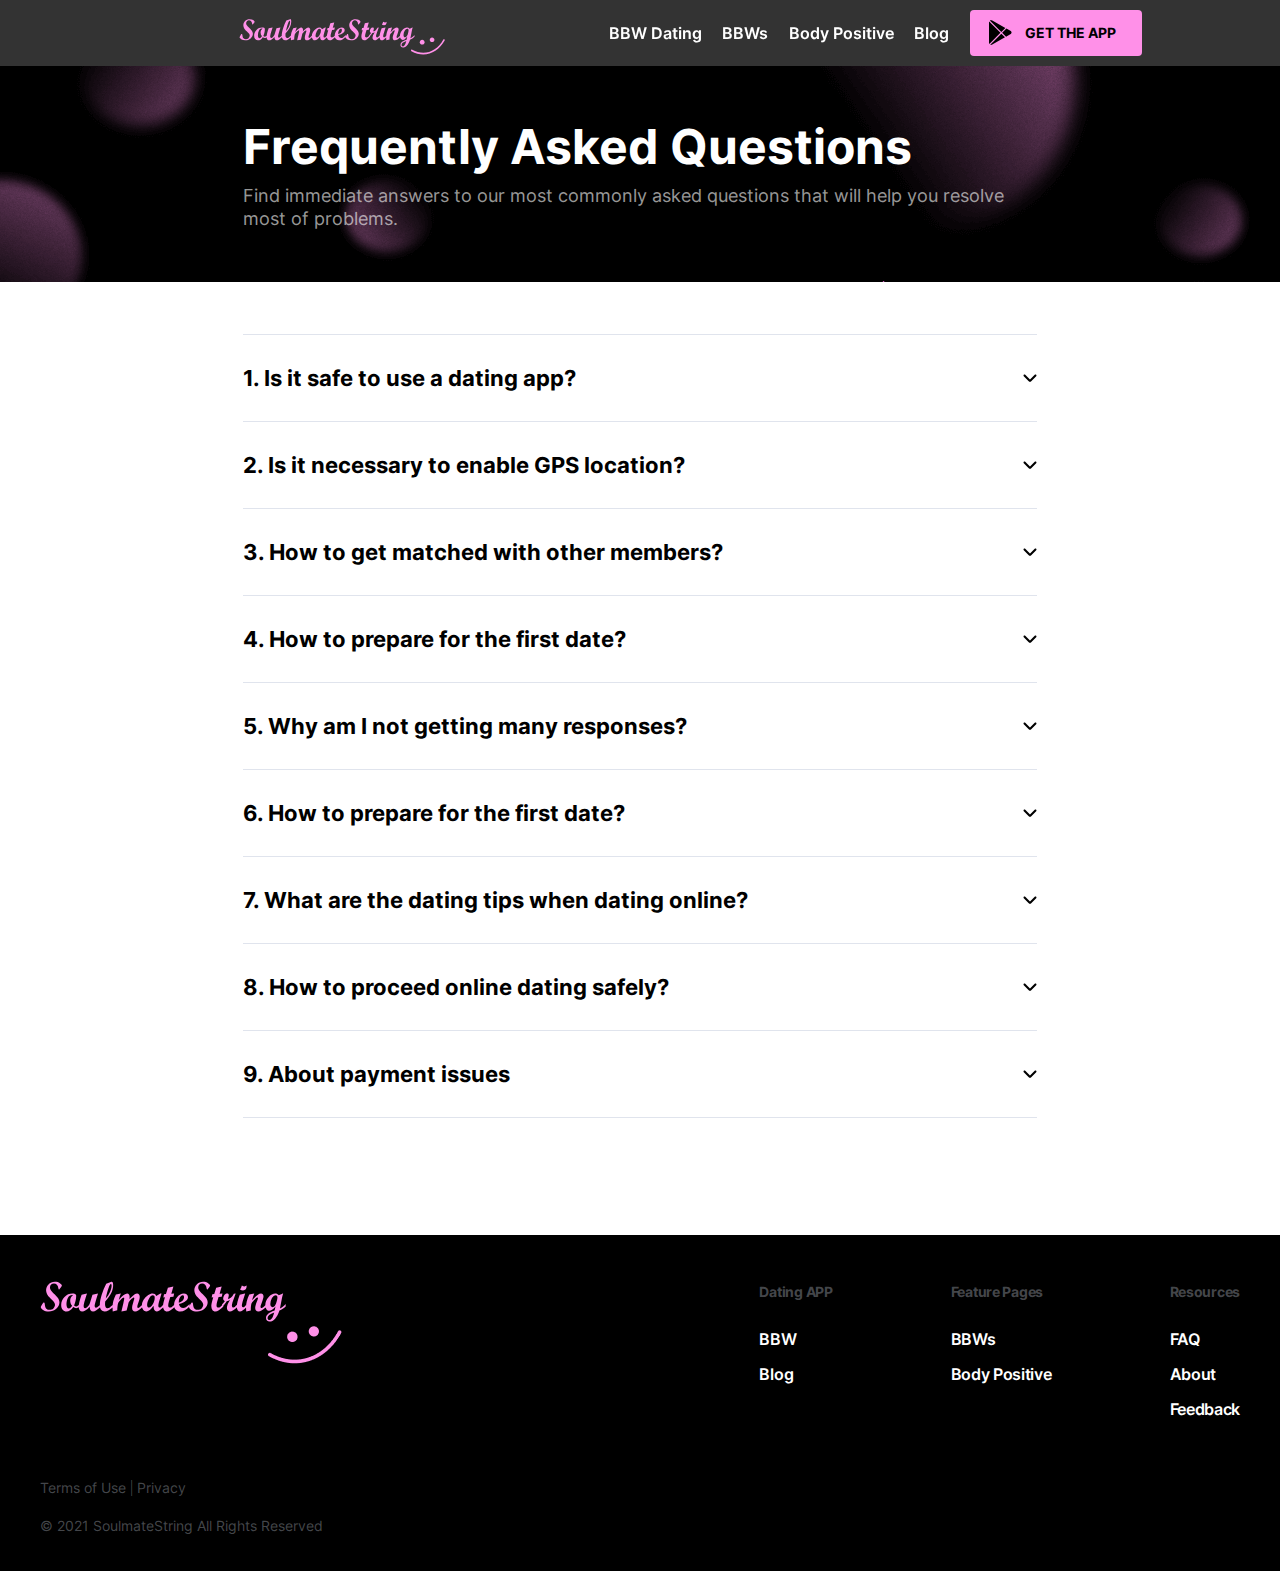
<file: views/site/faqs.html>
<!DOCTYPE html>
<html lang="en">
<head>
    <meta charset="UTF-8">
    <meta http-equiv="X-UA-Compatible" content="IE=edge">
    <meta name="viewport" content="width=device-width, initial-scale=1.0">
    <meta name="description" content="SoulmateString FAQs - Learn how to use SoulmateString service, fix a problem, and get answers to your questions quickly.">
    <link rel="stylesheet" href="../../web/css/global.css">
    <link rel="stylesheet" href="../../web/css/pages/faq.css">
    <title>FAQs - SoulmateString</title>
</head>
<body>
    <!-- faqs -->
    <header class="header-pc">
        <div class="nav-logo">
            <a href="../site/index.html" class="logo"><img src="../../web/images/logo.svg" alt=""></a>
        </div>
        <div class="nav-btns">
            <ul>
                <li><a href="../site/bbw.html">BBW Dating</a></li>
                <li><a href="../site/bbws.html">BBWs</a></li>
                <li><a href="../site/bp.html">Body Positive</a></li>       
                <li><a href="../blog/index.html">Blog</a></li>
                <li><a href="" class="button download-button nav-button hover-logo">
                        <!-- <img src="../../web/images/download-google.svg" alt=""> -->
                        <span>G</span>
                        <span>E</span>
                        <span>T</span>&nbsp;
                        <span>T</span>
                        <span>H</span>
                        <span>E</span>&nbsp;
                        <span>A</span>
                        <span>P</span>
                        <span>P</span>
                    </a>
                </li>
            </ul>
        </div>
    </header>
    <header class="header-mob">
        <div class="nav-logo">
            <a href="../site/index.html"><img src="../../web/images/logo-mob.png" alt=""></a>
        </div>
        <div class="nav-btn">
            <img src="../../web/images/nav-btn-mob.png" alt="">
        </div>
    </header>

    <!-- banner -->
    <section class="fp-banner custom-sc">
        <div class="container">
            <h1 class="fp-banner-title fadeInUp delay1">Frequently Asked Questions</h1>
            <p class="fp-banner-txt fadeInUp delay4">Find immediate answers to our most commonly asked questions that will help you resolve most of problems.</p>
        </div>
    </section>
    <!-- content -->
    <section class="faq-content">
        <div class="container">
            <div class="faq-content-item">
                <h3 class="item-title">1. Is it safe to use a dating app?</h3>
                <div>
                    <p class="item-txt">Absolutely Yes. SoulmateString always considers the security and the privacy of users’ data extremely important. 
                        At SoulmateString , we believe in customer safety and your personal information is always treated with the highest 
                        level of security. We have strict <a href="../privacy/policy.html" class="g-link">Privacy Policy</a> to keep your data safe and have an in-house fraud team who monitor 
                        and investigate any suspicious activity. We also regularly assess and work to improve our security in an effort to 
                        enhance the safety of our user community.
                    </p>
                </div>
            </div>
            <div class="faq-content-item">
                <h3 class="item-title">2. Is it necessary to enable GPS location?</h3>
                <div>
                    <p class="item-txt">Our dating app includes location-based services and features. These features are used to connect 
                        you to other users based upon your geographic location, and recommend nearby potential matches based on your GPS 
                        location. So, it is necessary to access your GPS location to personalize your experience.
                    </p>
                </div>
            </div>
            <div class="faq-content-item">
                <h3 class="item-title">3. How to get matched with other members?</h3>
                <div>
                    <p class="item-txt">Once you've completed the profile and personal details, our advanced matching algorithm searches 
                        our user database to find suitable matches for you. Then you can check the recommended profiles and initiate contact 
                        with the one you want to establish a relationship. Once you receive a reply, that person will be added into your “Matches” 
                        list for further communication.
                    </p>
                </div>
            </div>
            <div class="faq-content-item">
                <h3 class="item-title">4. How to prepare for the first date?</h3>
                <div>
                    <div class="item-txt-list">
                        <h4 class="list-title">1) Complete your profile and personal details, including your Voice Signature</h4>
                        <p class="list-word">A profile that is well written can be a strong indication of how serious you are about finding 
                            a partner. An attractive profile will increase the likelihood of members contacting or replying to you.
                        </p>
                        <h4 class="list-title">2) Initiate contact with your matches</h4>
                        <p class="list-word">By striking up a conversation with your matches, even if it's just an emoji, you will increase the likelihood of getting a reply.</p>
                        <h4 class="list-title">3) Publish photos regularly in Moments</h4>
                        <p class="list-word">This will increase the chances that more people see your moments and contact you actively. Make sure your photos perfectly show your personality.</p>
                        <h4 class="list-title">4) Be more active in the dating app</h4>
                        <p class="list-word">Log in to your account on a daily basis. It will show you more members for potential matches. Then you are able to send more messages to your matches.</p>
                    </div>
                </div>
            </div>
            <div class="faq-content-item">
                <h3 class="item-title">5. Why am I not getting many responses?</h3>
                <div>
                    <p class="item-txt">Don't be discouraged if you do not get a response. Some members just don't log in every day.
                        It also takes into account the profile you filled in and the preferences you selected. To get more responses, 
                        try the 4 methods mentioned above to get more matches.
                    </p>
                </div>
            </div>
            <div class="faq-content-item">
                <h3 class="item-title">6. How to prepare for the first date?</h3>
                <div>
                    <p class="item-txt">When you are getting ready for your first date, your date can go great with a full preparation. Check out your detailed set of first date tips below:</p>
                    <div class="item-txt-list">
                        <h4 class="list-title">1) Choose the Right First Date Spot</h4>
                        <p class="list-word">The spot you choose sets the tone for your date. Ask your date to discuss food preferences. 
                            It’s best to pick a neutral, low-pressure place where you can focus on getting to know each other and figuring 
                            out how well you connect.
                        </p>
                        <h4 class="list-title">2) Prepare for an Engaging Conversation</h4>
                        <p class="list-word">Awkward silence is the killer of promising first dates. A flexible communication style, engaging 
                            questions, open-mindedness and easy back and forth is most recommended.
                        </p>
                        <h4 class="list-title">3) Be Aware of Your Body Language</h4>
                        <p class="list-word">Just be natural and don’t do negative gestures - like fold your arms - which may make the date feel uncomfortable.</p>
                    </div>
                </div>
            </div>
            <div class="faq-content-item">
                <h3 class="item-title">7. What are the dating tips when dating online?</h3>
                <div>
                    <p class="item-txt">When you begin dating online, several tips for you to have a start:</p>
                    <div class="item-txt-list none-title">
                        <p class="list-word">1) Never lie on your profile. Instead, create a real profile to demonstrate your sincerity.</p>
                        <p class="list-word">2) Put up a charming profile picture.</p>
                        <p class="list-word">3) Prepare a unique self-intro for your very first message.</p>
                        <p class="list-word">4) Be confident and have a sense of humor to ensure a pleasant conversation.</p>
                    </div>
                </div>
            </div>
            <div class="faq-content-item">
                <h3 class="item-title">8. How to proceed online dating safely?</h3>
                <div>
                    <p class="item-txt">Meeting new people is exciting, but you should always be cautious when 
                        interacting with someone you don’t know. It’s important that you use your best judgment 
                        and put your safety first when interacting and meeting offline.
                    </p>
                    <div class="item-txt-list">
                        <h4 class="list-title">1) Protect Your Personal Information</h4>
                        <p class="list-word">Never share personal information, such as your social security number, physical home or work address, 
                            or details about your daily routine with people you don’t know.
                        </p>
                        <h4 class="list-title">2) Protect Your Account</h4>
                        <p class="list-word">You should not share or disclose your password with any third party. Be sure to choose 
                            a strong password, and always be careful when logging into your account from a public or shared computer. 
                            If you lose your password or give it out, please try to reset it immediately.
                        </p>
                        <h4 class="list-title">3) Never Send Money or Share Financial Information</h4>
                        <p class="list-word">We strongly advise you never give out bank account details or any other your financial information over the 
                            Internet. If you are approached by any member then report them immediately.
                        </p>
                        <h4 class="list-title">4) Don’t Use a Controversial or Provocative Username</h4>
                        <p class="list-word">This could attract the wrong kind of attention. We recommend using your first name only.</p>
                        <h4 class="list-title">5) Communicate through SoulmateString</h4>
                        <p class="list-word">Keep your conversations on the SoulmateString platform while you get to know your match.</p>
                        <h4 class="list-title">6) Report All Suspicious and Offensive Behavior</h4>
                        <p class="list-word">If you come across any inappropriate behavior, stop contacting with them immediately. 
                            Don’t put up with abuse or harassment - block the user or report them to our support team.
                        </p>
                    </div>
                    <p class="item-txt">If you have any concerns about safety on the site, please contact our <a href="javascript:void(0);" class="at-sup-link g-link">Support Team.</a></p>
                </div>
            </div>
            <div class="faq-content-item">
                <h3 class="item-title">9. About payment issues</h3>
                <div>
                    <p class="item-txt">For any issues related to payment, please click here to get help from our 24/7 customer service.</p>
                </div>
            </div>
        </div>
    </section>
    <footer class="footer">
        <div class="container">
            <div class="footer-cnt">
                <div class="_left pc">
                    <img src="../../web/images/footer-logo.svg" alt="">
                </div>
                <div class="_right">
                    <ul class="_right_list">
                        <li>
                            <p>Dating APP</p>
                            <a href="/views/site/bbw.html">BBW</a>
                            <a href="/views/blog/index.html">Blog</a>
                        </li>
                        <li>
                            <p>Feature Pages</p>
                            <a href="/views/site/bbws.html">BBWs</a>
                            <a href="/views/site/bp.html">Body Positive</a>
                        </li>
                        <li>
                            <p>Resources</p>
                            <a href="/views/site/faqs.html">FAQ</a>
                            <a href="/views/site/about.html">About</a>
                            <a href="/views/site/feedback.html">Feedback</a>
                        </li>
                    </ul>
                </div>
            </div>
            <div class="footer-copy">
                <div class="tp">
                    <a href="../site/terms.html">Terms of Use</a> | 
                    <a href="../privacy/policy.html">Privacy</a>
                </div>
                <p class="copy">© 2021 SoulmateString All Rights Reserved </p>
            </div>
        </div>
    </footer>
</body>
</html>
<script src="../../web/js/jquery-3.6.0.min.js"></script>
<script src="../../web/js/common.min.js"></script>
<script>
    $(function() {
        $('.item-title').on('click', function() {
            $(this).parent().hasClass('open-item') ? $(this).parent().removeClass('open-item') : $(this).parent().addClass('open-item')
        })
    })
</script>
</file>
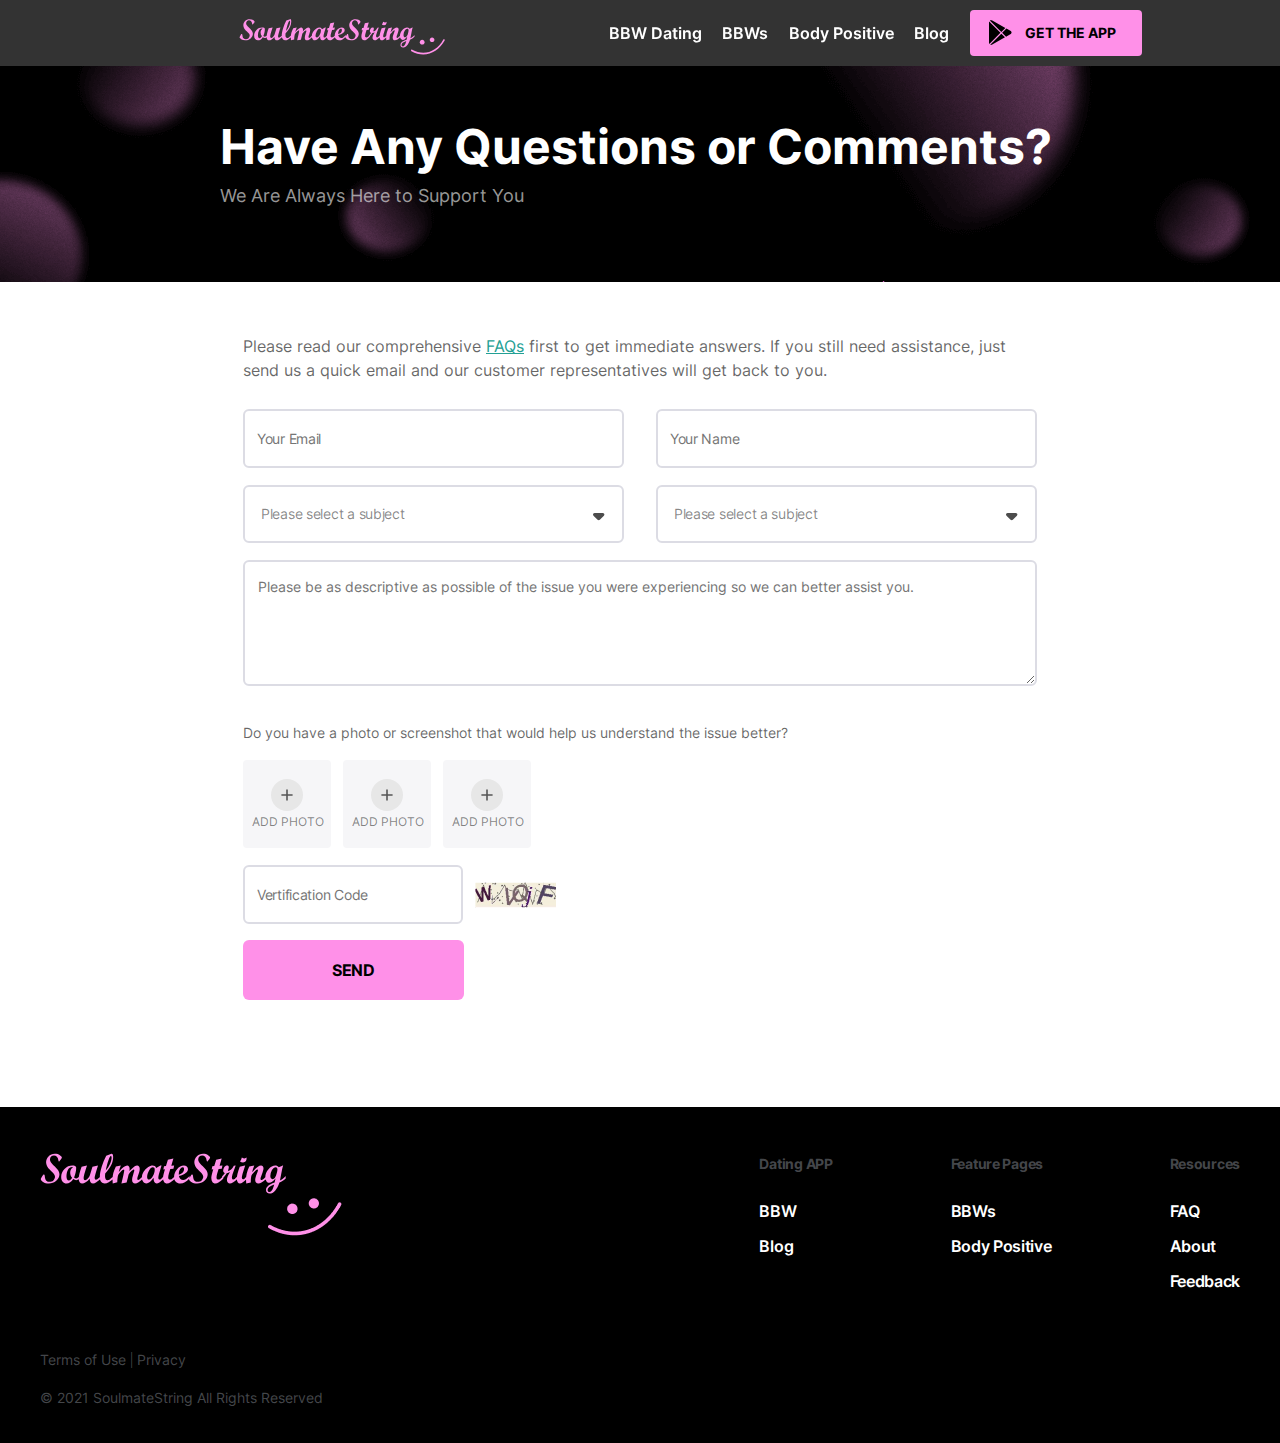
<file: views/site/feedback.html>
<!DOCTYPE html>
<html lang="en">
<head>
    <meta charset="UTF-8">
    <meta http-equiv="X-UA-Compatible" content="IE=edge">
    <meta name="viewport" content="width=device-width, initial-scale=1.0">
    <meta name="description" content="We are always here to support you. Feel free to contact us if you have any questions or comments.">
    <link rel="stylesheet" href="../../web/css/global.css">
    <link rel="stylesheet" href="../../web/css/pages/feedback.css">
    <title>Online Feedback | SoulmateString</title>
</head>
<body>
    <!-- feedback -->
    <header class="header-pc">
        <div class="nav-logo">
            <a href="../site/index.html" class="logo"><img src="../../web/images/logo.svg" alt=""></a>
        </div>
        <div class="nav-btns">
            <ul>
                <li><a href="../site/bbw.html">BBW Dating</a></li>
                <li><a href="../site/bbws.html">BBWs</a></li>
                <li><a href="../site/bp.html">Body Positive</a></li>       
                <li><a href="../blog/index.html">Blog</a></li>
                <li><a href="" class="button download-button nav-button hover-logo">
                        <!-- <img src="../../web/images/download-google.svg" alt=""> -->
                        <span>G</span>
                        <span>E</span>
                        <span>T</span>&nbsp;
                        <span>T</span>
                        <span>H</span>
                        <span>E</span>&nbsp;
                        <span>A</span>
                        <span>P</span>
                        <span>P</span>
                    </a>
                </li>
            </ul>
        </div>
    </header>
    <header class="header-mob">
        <div class="nav-logo">
            <a href="../site/index.html"><img src="../../web/images/logo-mob.png" alt=""></a>
        </div>
        <div class="nav-btn">
            <img src="../../web/images/nav-btn-mob.png" alt="">
        </div>
    </header>
    <section class="fp-banner custom-sc">
        <div class="container">
            <h1 class="fp-banner-title fadeInUp delay1">Have Any Questions or Comments?</h1>
            <p class="fp-banner-txt fadeInUp delay5">We Are Always Here to Support You</p>
        </div>
    </section>

    <!-- content -->
    <section class="fd-submit">
        <div class="container">
            <div class="fd-submit-content">
                <h2>
                    Please read our comprehensive <a href="./faqs.html" class="g-link">FAQs</a> first to get immediate answers. If you still need 
                    assistance, just send us a quick email and our customer representatives will get back to you.
                </h2>
                <div class="fd-submit-form">
                    <div class="fd-submit-form-row double">
                        <div class="fd-submit-form-row-item fd-email-item">
                            <label for=""><input type="email" class="useremail" placeholder="Your Email"></label>
                            <span class="error error-email"><img src="../../web/images/icon/icon-warning.svg" alt=""> Please provide a valid email address to get reply from us.</span>
                        </div>
                        <div class="fd-submit-form-row-item fd-username-item">
                            <label for=""><input type="text" class="username" placeholder="Your Name"></label>
                            <span class="error name-warning"><img src="../../web/images/icon/icon-warning.svg" alt=""> Please provide a valid name address to get reply from us.</span>
                        </div>
                    </div>
                    <div class="fd-submit-form-row double fd-select-row">
                        <div class="fd-submit-form-row-item fd-select1-item">
                            <p class="select select1">Please select a subject</p>
                            <ul class="select-list select-list2">
                                <li>select test 1</li>
                                <li>select test 2</li>
                                <li>select test 3</li>
                            </ul>
                            <span class="error error-subject1">Request Type is not valid.</span>
                        </div>
                        <div class="fd-submit-form-row-item fd-select2-item">
                            <p class="select select2">Please select a subject</p>
                            <ul class="select-list select-list2">
                                <li>select test 1</li>
                                <li>select test 2</li>
                                <li>select test 3</li>
                            </ul>
                            <span class="error error-subject1">Request Type is not valid.</span>
                        </div>
                    </div>
                    <div class="fd-submit-form-row">
                        <div class="fd-submit-form-row-item item-textarea fd-suggestion-item">
                            <label for="">
                                <textarea name="" id="" class="areaval suggestion" placeholder="Please be as descriptive as possible of the issue you were experiencing so we can better assist you."></textarea>
                            </label>
                            <span class="error error-msg">Message must have 50 or more characters</span>
                        </div>
                    </div>
                    <p>Do you have a photo or screenshot that would help us understand the issue better?</p>
                    <div class="fd-submit-form-row upload-row">
                        <div class="fd-submit-form-row-item">
                            <div class="upload-row-item-1">
                                <input class="pic1" id="file1" type="file" accept="image/png,image/gif,image/jpeg">
                                <img src="../../web/images/icon/icon-loadfile.svg" alt="">
                                <p>ADD&nbsp;PHOTO</p>
                            </div>
                            <div class="upload-row-item-2">
                                <input class="pic2" id="file2" type="file" accept="image/png,image/gif,image/jpeg">
                                <img src="../../web/images/icon/icon-loadfile.svg" alt="">
                                <p>ADD&nbsp;PHOTO</p>
                            </div>
                            <div class="upload-row-item-3">
                                <input class="pic3" id="file3" type="file" accept="image/png,image/gif,image/jpeg">
                                <img src="../../web/images/icon/icon-loadfile.svg" alt="">
                                <p>ADD&nbsp;PHOTO</p>
                            </div>
                        </div>
                    </div>
                    <div class="fd-submit-form-row vcodeblock">
                        <div class="fd-submit-form-row-item">
                            <label for="">
                                <input type="text" class="code" placeholder="Vertification Code">
                            </label>
                            <div class="vcode">
                                <img src="../../web/images/vcode.png" alt="">
                            </div>
                        </div>
                    </div>
                    <div class="btnzone">
                        <button class="send hover-effect1" onclick="getGa('plusbuttonclick', 'click', 'fb'), getContect()">
                            <span>S</span>
                            <span>E</span>
                            <span>N</span>
                            <span>D</span>
                        </button>
                    </div>
                </div>
            </div>
        </div>
    </section>
    <section class="fd-flag">
        <div class="container">
            <div class="flag success-flag">
                <img src="../../web/images/success-flag.png" alt="">
                <h3>Congrats!</h3>
                <p>Your feedback was sent successfully.</p>
                <button class="ok-btn hover-effect1" onclick="hiddenFlag()">
                    <span>O</span>
                    <span>K</span>
                </button>
            </div>
            <div class="flag fail-flag">
                <img src="../../web/images/cry-flag.png" alt="">
                <h3>Send failed!</h3>
                <p>Please check your Internet connection and send it later.</p>
                <button class="ok-btn hover-effect1" onclick="hiddenFlag()">
                    <span>O</span>
                    <span>K</span>
                </button>
            </div>
        </div>
    </section>
    <section class="fd-mask"></section>
    <footer class="footer">
        <div class="container">
            <div class="footer-cnt">
                <div class="_left pc">
                    <img src="../../web/images/footer-logo.svg" alt="">
                </div>
                <div class="_right">
                    <ul class="_right_list">
                        <li>
                            <p>Dating APP</p>
                            <a href="/views/site/bbw.html">BBW</a>
                            <a href="/views/blog/index.html">Blog</a>
                        </li>
                        <li>
                            <p>Feature Pages</p>
                            <a href="/views/site/bbws.html">BBWs</a>
                            <a href="/views/site/bp.html">Body Positive</a>
                        </li>
                        <li>
                            <p>Resources</p>
                            <a href="/views/site/faqs.html">FAQ</a>
                            <a href="/views/site/about.html">About</a>
                            <a href="/views/site/feedback.html">Feedback</a>
                        </li>
                    </ul>
                </div>
            </div>
            <div class="footer-copy">
                <div class="tp">
                    <a href="../site/terms.html">Terms of Use</a> | 
                    <a href="../privacy/policy.html">Privacy</a>
                </div>
                <p class="copy">© 2021 SoulmateString All Rights Reserved </p>
            </div>
        </div>
    </footer>
</body>
</html>
<script src="../../web/js/jquery-3.6.0.min.js"></script>
<script src="../../web/js/animation-scroll.min.js"></script>
<script src="../../web/js/common.min.js"></script>
<script src="../../web/js/feedback.min.js"></script>
</file>
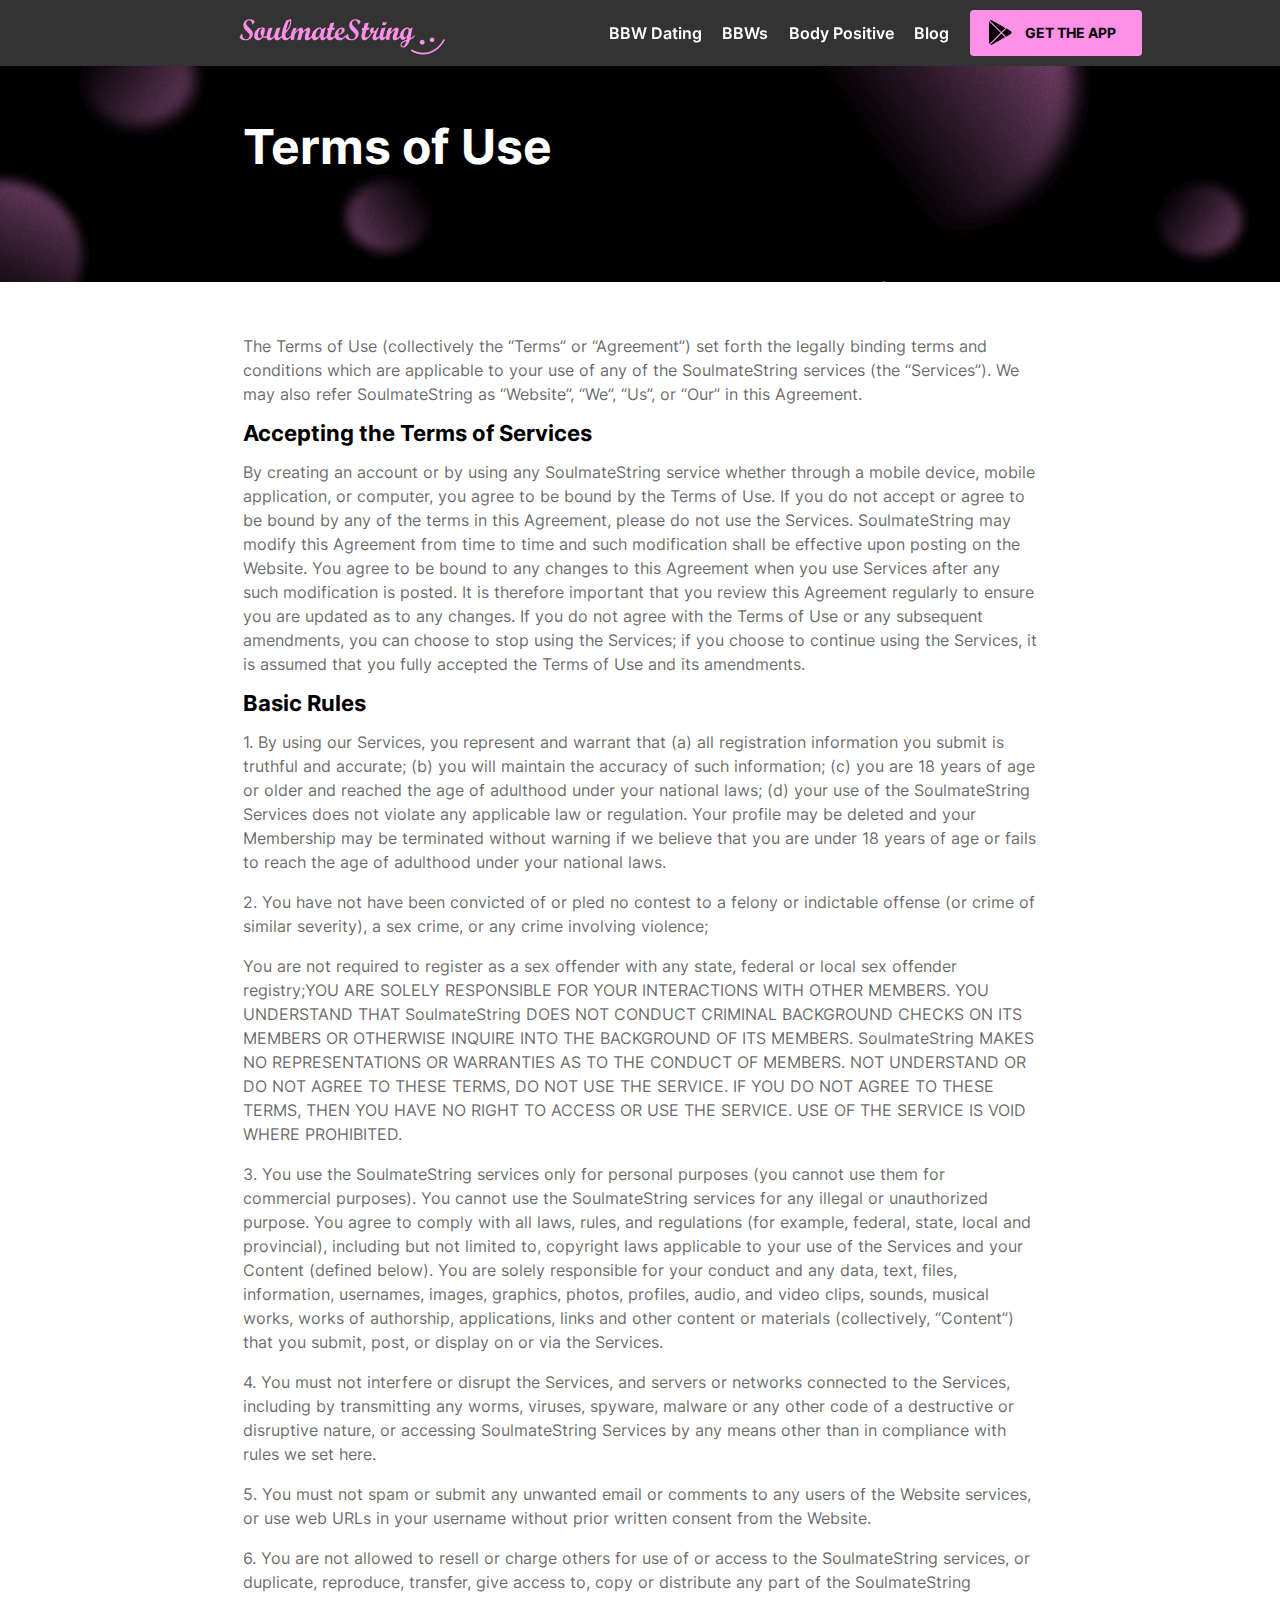
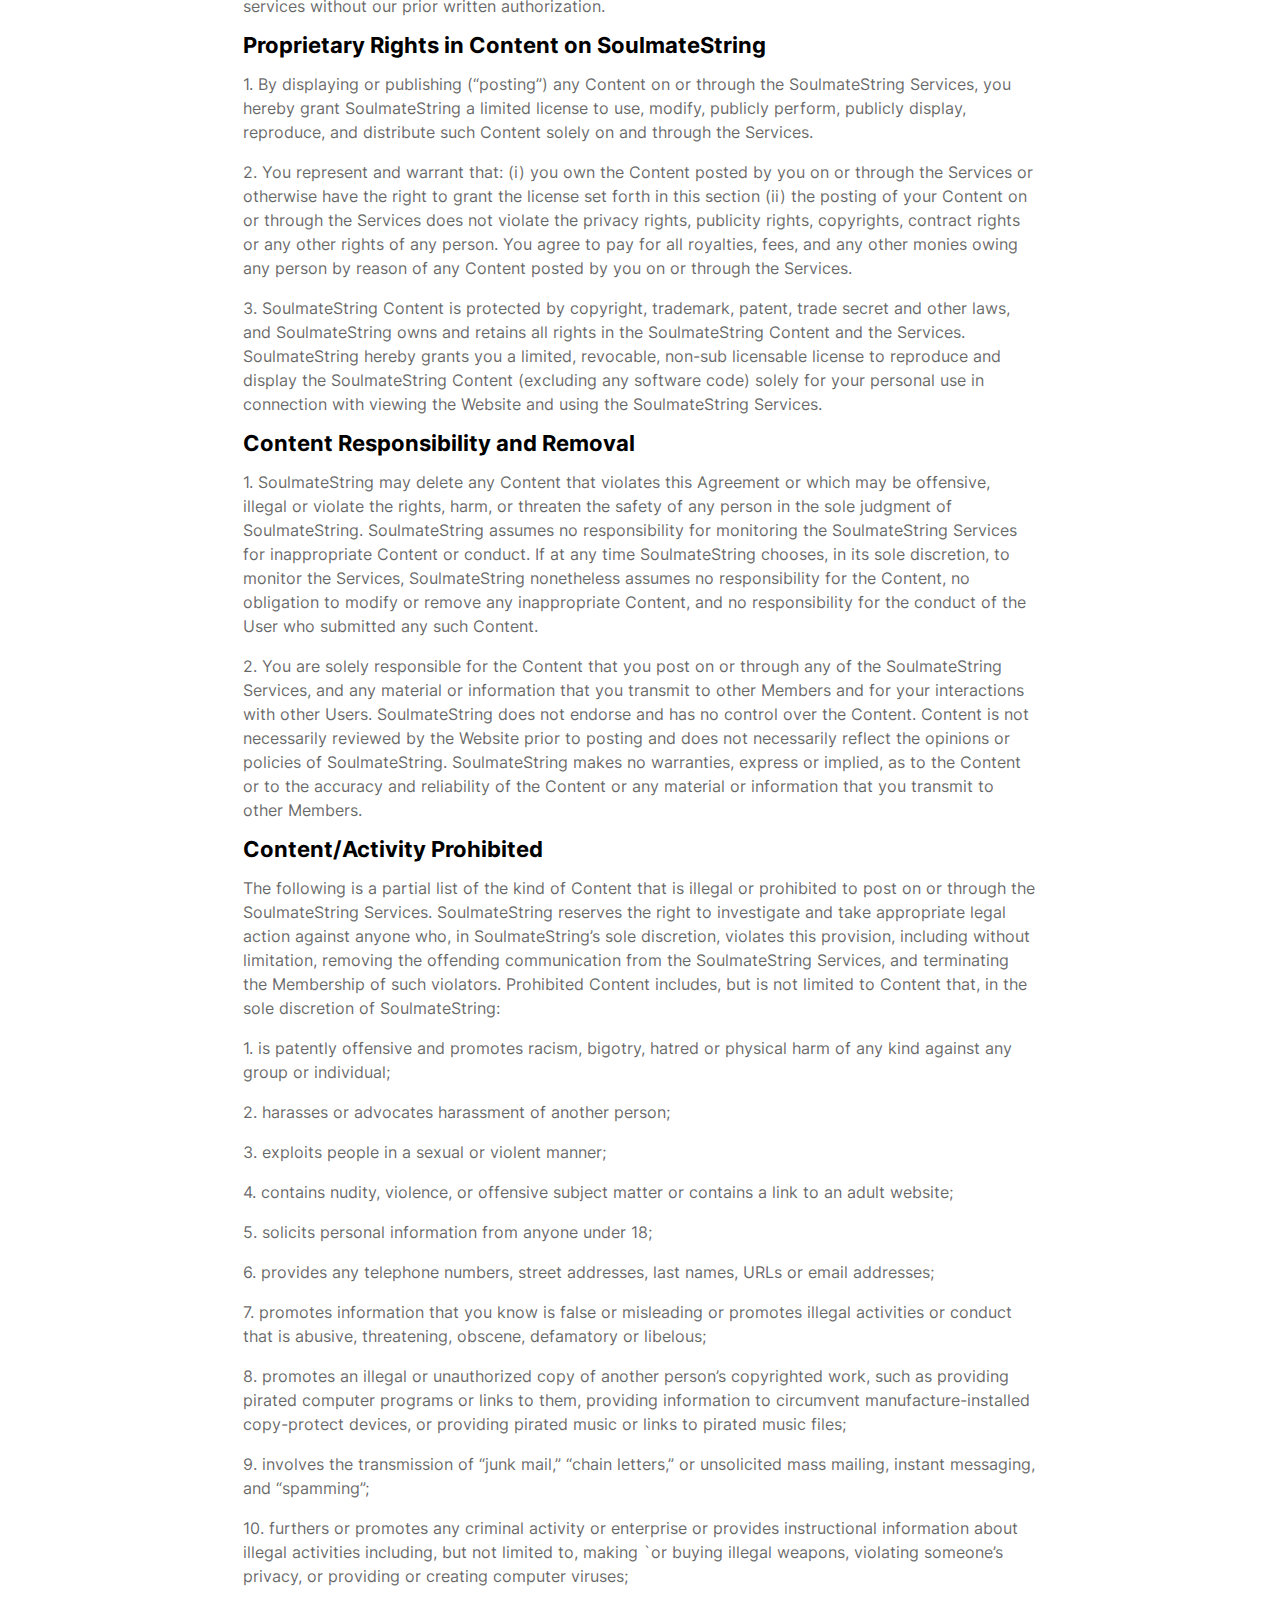
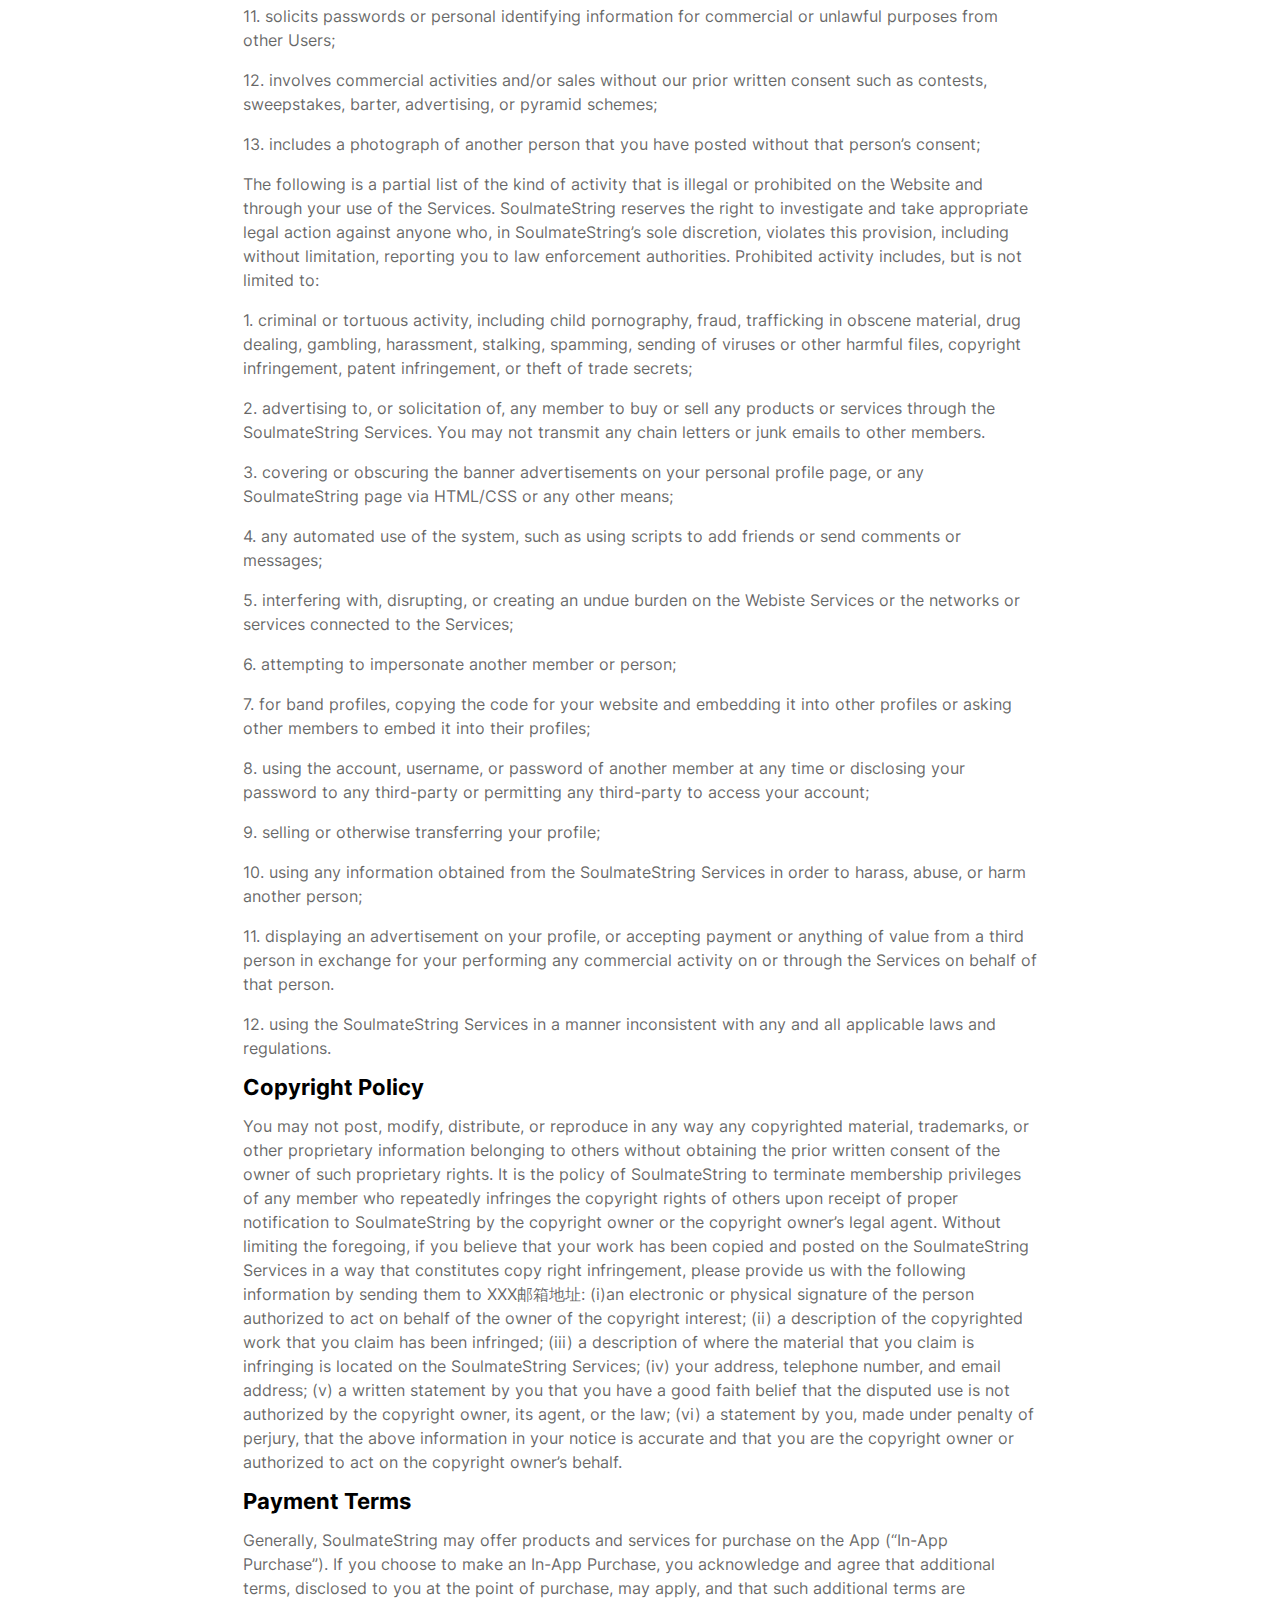
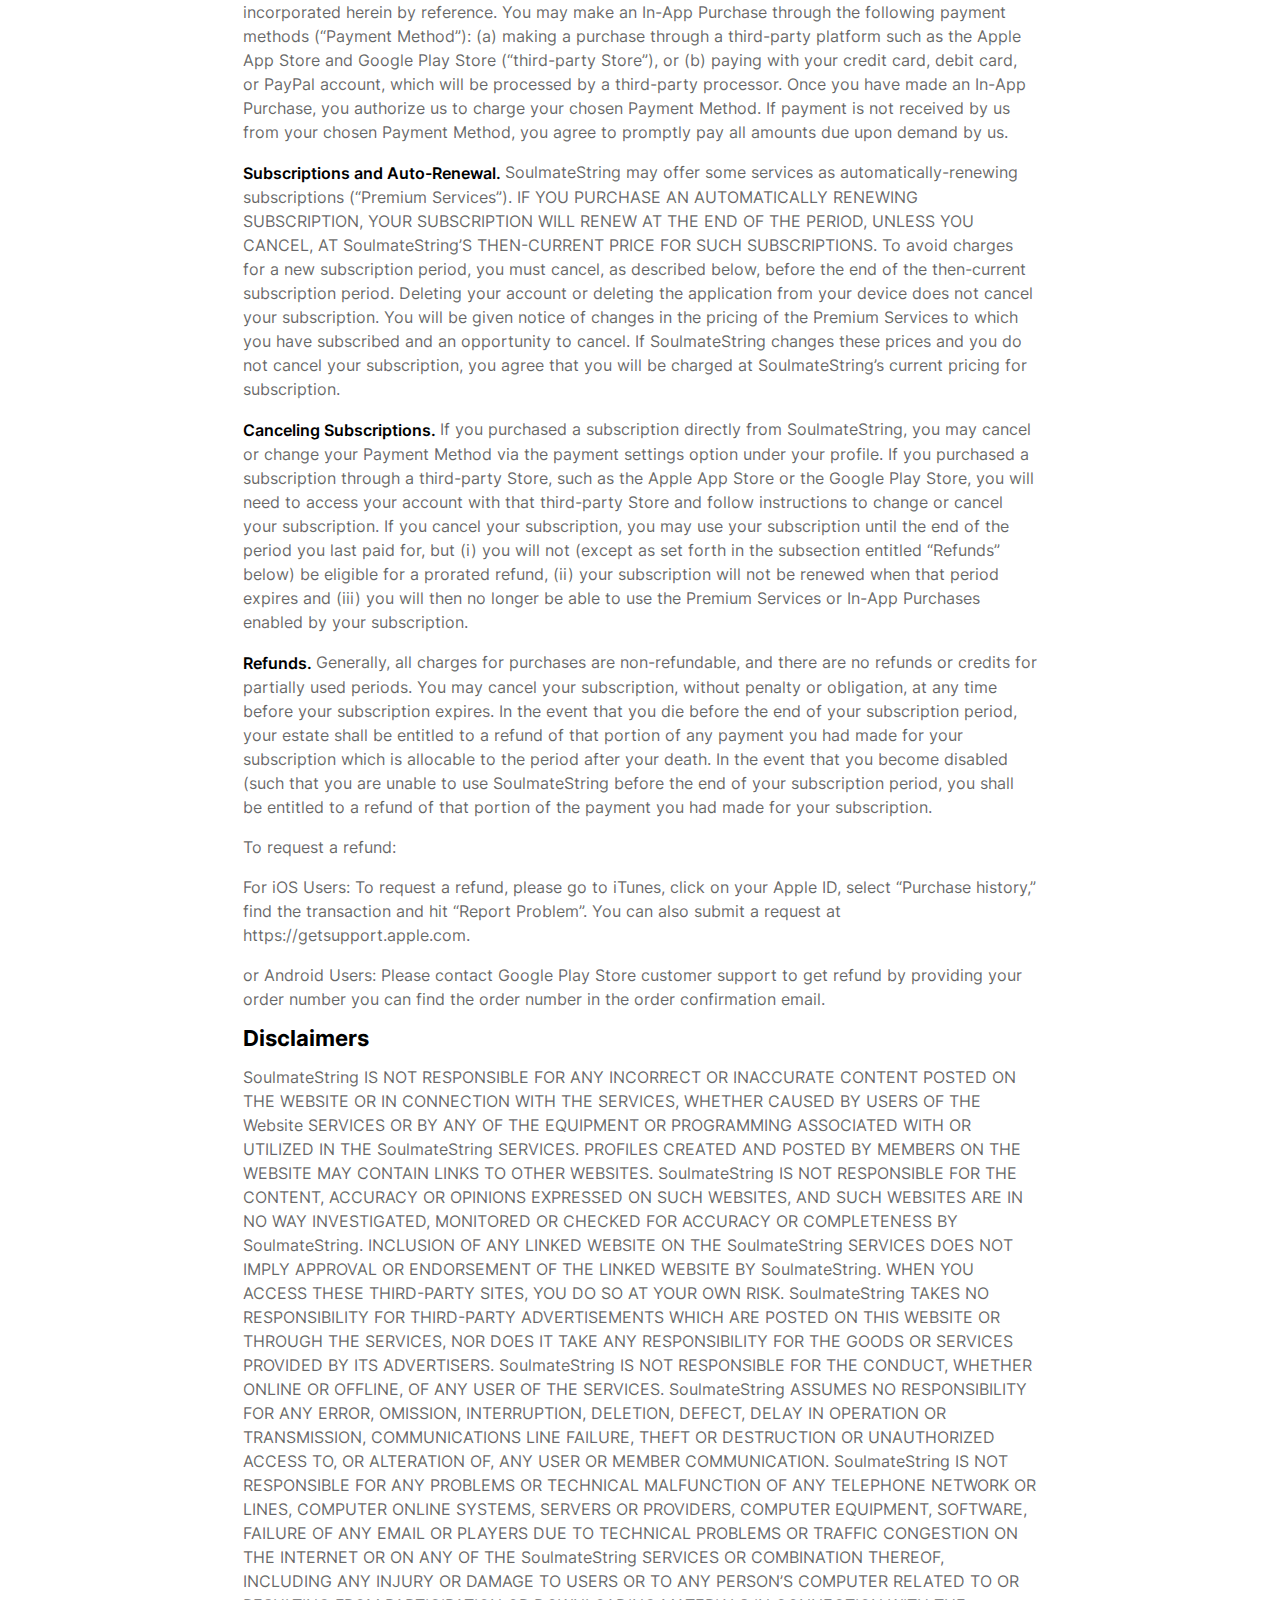
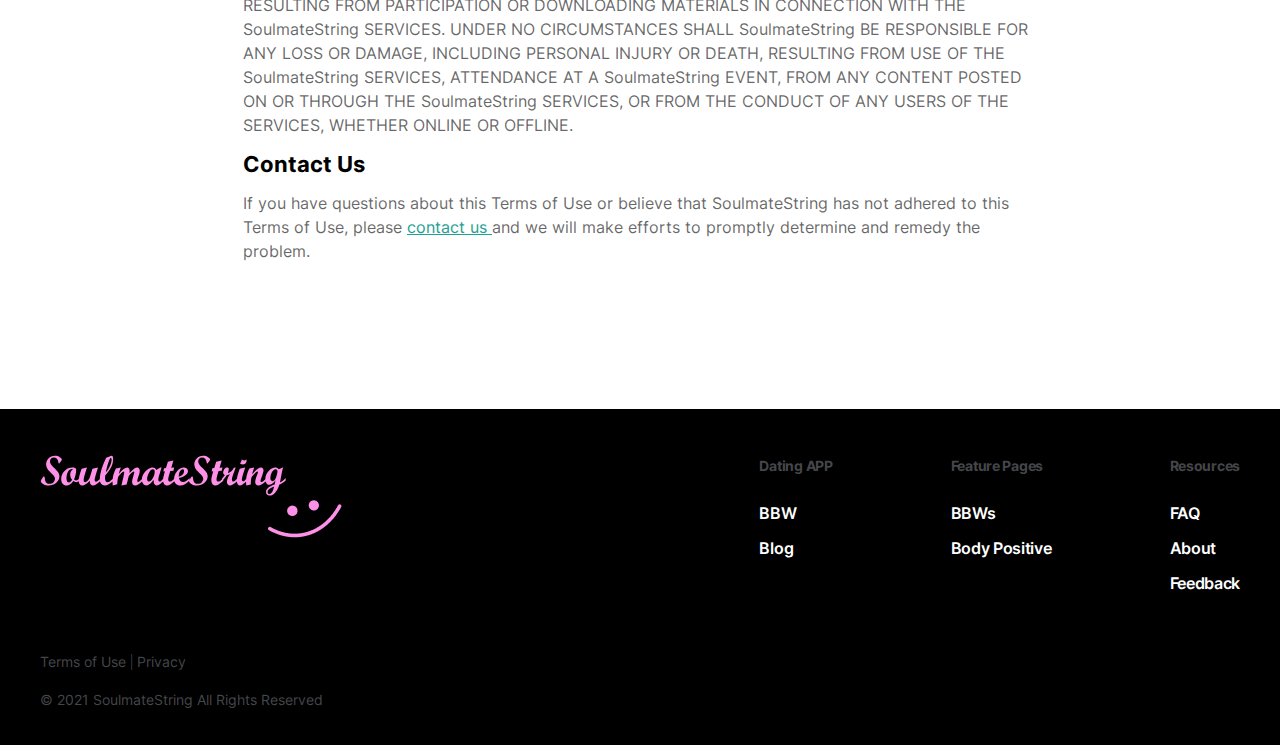
<file: views/site/terms.html>
<!DOCTYPE html>
<html lang="en">
<head>
    <meta charset="UTF-8">
    <meta http-equiv="X-UA-Compatible" content="IE=edge">
    <meta name="viewport" content="width=device-width, initial-scale=1.0">
    <meta name="description" content="This agreement sets forth the legally binding terms and conditions which are applicable to your use of any of services on the site.">
    <link rel="stylesheet" href="../../web/css/global.css">
    <link rel="stylesheet" href="../../web/css/pages/policy.css">
    <title>Terms of Use | SoulmateString</title>
</head>
<body>
    <!-- terms -->
    <header class="header-pc">
        <div class="nav-logo">
            <a href="../site/index.html" class="logo"><img src="../../web/images/logo.svg" alt=""></a>
        </div>
        <div class="nav-btns">
            <ul>
                <li><a href="../site/bbw.html">BBW Dating</a></li>
                <li><a href="../site/bbws.html">BBWs</a></li>
                <li><a href="../site/bp.html">Body Positive</a></li>       
                <li><a href="../blog/index.html">Blog</a></li>
                <li><a href="" class="button download-button nav-button hover-logo">
                        <!-- <img src="../../web/images/download-google.svg" alt=""> -->
                        <span>G</span>
                        <span>E</span>
                        <span>T</span>&nbsp;
                        <span>T</span>
                        <span>H</span>
                        <span>E</span>&nbsp;
                        <span>A</span>
                        <span>P</span>
                        <span>P</span>
                    </a>
                </li>
            </ul>
        </div>
    </header>
    <header class="header-mob">
        <div class="nav-logo">
            <a href="../site/index.html"><img src="../../web/images/logo-mob.png" alt=""></a>
        </div>
        <div class="nav-btn">
            <img src="../../web/images/nav-btn-mob.png" alt="">
        </div>
    </header>

    <section class="fp-banner custom-sc">
        <div class="container">
            <h1 class="fp-banner-title fadeInUp delay1">Terms of Use</h1>
        </div>
    </section>
    <!-- content  -->
    <section class="py-content">
        <div class="container">
            <p class="py-txt">
                The Terms of Use (collectively the “Terms” or “Agreement”) set forth the legally binding 
                terms and conditions which are applicable to your use of any of the SoulmateString services 
                (the “Services”). We may also refer SoulmateString as “Website”, “We”, “Us”, or “Our” in this Agreement.
            </p>
            <h2 class="py-title">Accepting the Terms of Services</h2>
            <p class="py-txt">
                By creating an account or by using any SoulmateString service whether through a mobile device, mobile 
                application, or computer, you agree to be bound by the Terms of Use. If you do not accept or agree to 
                be bound by any of the terms in this Agreement, please do not use the Services.
                SoulmateString may modify this Agreement from time to time and such modification shall be effective upon 
                posting on the Website. You agree to be bound to any changes to this Agreement when you use Services after 
                any such modification is posted. It is therefore important that you review this Agreement regularly 
                to ensure you are updated as to any changes. If you do not agree with the Terms of Use or any subsequent 
                amendments, you can choose to stop using the Services; if you choose to continue using the Services, it is 
                assumed that you fully accepted the Terms of Use and its amendments.
            </p>
            <h2 class="py-title">Basic Rules</h2>
            <p class="py-txt">
                1. By using our Services, you represent and warrant that (a) all registration information you submit is truthful 
                and accurate; (b) you will maintain the accuracy of such information; (c) you are 18 years of age or older and 
                reached the age of adulthood under your national laws; (d) your use of the SoulmateString Services does not violate 
                any applicable law or regulation. Your profile may be deleted and your Membership may be terminated without warning 
                if we believe that you are under 18 years of age or fails to reach the age of adulthood under your national laws.
            </p>
            <p class="py-txt">
                2. You have not have been convicted of or pled no contest to a felony or indictable offense (or crime of similar 
                severity), a sex crime, or any crime involving violence;
            </p>
            <p class="py-txt">
                You are not required to register as a sex offender with any state, federal or local sex offender registry;YOU ARE SOLELY 
                RESPONSIBLE FOR YOUR INTERACTIONS WITH OTHER MEMBERS. YOU UNDERSTAND THAT SoulmateString DOES NOT CONDUCT CRIMINAL 
                BACKGROUND CHECKS ON ITS MEMBERS OR OTHERWISE INQUIRE INTO THE BACKGROUND OF ITS MEMBERS. SoulmateString MAKES NO 
                REPRESENTATIONS OR WARRANTIES AS TO THE CONDUCT OF MEMBERS. NOT UNDERSTAND OR DO NOT AGREE TO THESE TERMS, DO NOT 
                USE THE SERVICE. IF YOU DO NOT AGREE TO THESE TERMS, THEN YOU HAVE NO RIGHT TO ACCESS OR USE THE SERVICE. USE OF 
                THE SERVICE IS VOID WHERE PROHIBITED.
            </p>
            <p class="py-txt">
                3. You use the SoulmateString services only for personal purposes (you cannot use them for commercial purposes). 
                You cannot use the SoulmateString services for any illegal or unauthorized purpose. You agree to comply with all 
                laws, rules, and regulations (for example, federal, state, local and provincial), including but not limited to, 
                copyright laws applicable to your use of the Services and your Content (defined below). You are solely responsible 
                for your conduct and any data, text, files, information, usernames, images, graphics, photos, profiles, audio, and 
                video clips, sounds, musical works, works of authorship, applications, links and other content or materials 
                (collectively, “Content”) that you submit, post, or display on or via the Services.
            </p>
            <p class="py-txt">
                4. You must not interfere or disrupt the Services, and servers or networks connected to the Services, including by 
                transmitting any worms, viruses, spyware, malware or any other code of a destructive or disruptive nature, or 
                accessing SoulmateString Services by any means other than in compliance with rules we set here.
            </p>
            <p class="py-txt">
                5. You must not spam or submit any unwanted email or comments to any users of the Website services, or use web URLs 
                in your username without prior written consent from the Website.
            </p>
            <p class="py-txt">
                6. You are not allowed to resell or charge others for use of or access to the SoulmateString services, or duplicate, 
                reproduce, transfer, give access to, copy or distribute any part of the SoulmateString services without our prior written authorization.
            </p>
            <h2 class="py-title">Proprietary Rights in Content on SoulmateString</h2>
            <p class="py-txt">
                1. By displaying or publishing (“posting”) any Content on or through the SoulmateString Services, you hereby grant SoulmateString 
                a limited license to use, modify, publicly perform, publicly display, reproduce, and distribute such Content solely on and through the Services.
            </p>
            <p class="py-txt">
                2. You represent and warrant that: (i) you own the Content posted by you on or through the Services or otherwise have the 
                right to grant the license set forth in this section (ii) the posting of your Content on or through the Services does not 
                violate the privacy rights, publicity rights, copyrights, contract rights or any other rights of any person. You agree to 
                pay for all royalties, fees, and any other monies owing any person by reason of any Content posted by you on or through the Services.
            </p>
            <p class="py-txt">
                3. SoulmateString Content is protected by copyright, trademark, patent, trade secret and other laws, and SoulmateString 
                owns and retains all rights in the SoulmateString Content and the Services. SoulmateString hereby grants you a limited, 
                revocable, non-sub licensable license to reproduce and display the SoulmateString Content (excluding any software code) 
                solely for your personal use in connection with viewing the Website and using the SoulmateString Services.
            </p>
            <h2 class="py-title">Content Responsibility and Removal</h2>
            <p class="py-txt">
                1. SoulmateString may delete any Content that violates this Agreement or which may be offensive, illegal or violate 
                the rights, harm, or threaten the safety of any person in the sole judgment of SoulmateString. SoulmateString assumes 
                no responsibility for monitoring the SoulmateString Services for inappropriate Content or conduct. If at any time SoulmateString 
                chooses, in its sole discretion, to monitor the Services, SoulmateString nonetheless assumes no responsibility for the Content, 
                no obligation to modify or remove any inappropriate Content, and no responsibility for the conduct of the User who submitted any such Content.
            </p>
            <p class="py-txt">
                2. You are solely responsible for the Content that you post on or through any of the SoulmateString Services, and any material 
                or information that you transmit to other Members and for your interactions with other Users. SoulmateString does not endorse 
                and has no control over the Content. Content is not necessarily reviewed by the Website prior to posting and does not necessarily 
                reflect the opinions or policies of SoulmateString. SoulmateString makes no warranties, express or implied, as to the Content or 
                to the accuracy and reliability of the Content or any material or information that you transmit to other Members.
            </p>
            <h2 class="py-title">Content/Activity Prohibited</h2>
            <p class="py-txt">
                The following is a partial list of the kind of Content that is illegal or prohibited to post on or through the SoulmateString 
                Services. SoulmateString reserves the right to investigate and take appropriate legal action against anyone who, in SoulmateString’s 
                sole discretion, violates this provision, including without limitation, removing the offending communication from the SoulmateString 
                Services, and terminating the Membership of such violators. Prohibited Content includes, but is not limited to Content that, in 
                the sole discretion of SoulmateString:
            </p>
            <p class="py-txt">
                1. is patently offensive and promotes racism, bigotry, hatred or physical harm of any kind against any group or individual;
            </p>
            <p class="py-txt">
                2. harasses or advocates harassment of another person;
            </p>
            <p class="py-txt">
                3. exploits people in a sexual or violent manner;
            </p>
            <p class="py-txt">4. contains nudity, violence, or offensive subject matter or contains a link to an adult website;</p>
            <p class="py-txt">5. solicits personal information from anyone under 18;</p>
            <p class="py-txt">6. provides any telephone numbers, street addresses, last names, URLs or email addresses;</p>
            <p class="py-txt">
                7. promotes information that you know is false or misleading or promotes illegal activities or conduct that is 
                abusive, threatening, obscene, defamatory or libelous;
            </p>
            <p class="py-txt">
                8. promotes an illegal or unauthorized copy of another person’s copyrighted work, such as providing pirated computer programs or 
                links to them, providing information to circumvent manufacture-installed copy-protect devices, or providing pirated music or links 
                to pirated music files;
            </p>
            <p class="py-txt">9. involves the transmission of “junk mail,” “chain letters,” or unsolicited mass mailing, instant messaging, and “spamming”;</p>
            <p class="py-txt">
                10. furthers or promotes any criminal activity or enterprise or provides instructional information about illegal activities including, but not limited to, making `or buying illegal weapons, violating someone’s privacy, or providing or creating computer viruses;
            </p>
            <p class="py-txt">11. solicits passwords or personal identifying information for commercial or unlawful purposes from other Users;</p>
            <p class="py-txt">12. involves commercial activities and/or sales without our prior written consent such as contests, sweepstakes, barter, advertising, or pyramid schemes;</p>
            <p class="py-txt">13. includes a photograph of another person that you have posted without that person’s consent;</p>
            <p class="py-txt">
                The following is a partial list of the kind of activity that is illegal or prohibited on the Website and through your 
                use of the Services. SoulmateString reserves the right to investigate and take appropriate legal action against anyone 
                who, in SoulmateString’s sole discretion, violates this provision, including without limitation, reporting you to law 
                enforcement authorities. Prohibited activity includes, but is not limited to:
            </p>
            <p class="py-txt">
                1. criminal or tortuous activity, including child pornography, fraud, trafficking in obscene material, drug dealing, 
                gambling, harassment, stalking, spamming, sending of viruses or other harmful files, copyright infringement, patent 
                infringement, or theft of trade secrets;
            </p>
            <p class="py-txt">
                2. advertising to, or solicitation of, any member to buy or sell any products or services through the 
                SoulmateString Services. You may not transmit any chain letters or junk emails to other members.
            </p>
            <p class="py-txt">
                3. covering or obscuring the banner advertisements on your personal profile page, or any SoulmateString page via HTML/CSS or any other means;
            </p>
            <p class="py-txt">
                4. any automated use of the system, such as using scripts to add friends or send comments or messages;
            </p>
            <p class="py-txt">
                5. interfering with, disrupting, or creating an undue burden on the Webiste Services or the networks or services connected to the Services;
            </p>
            <p class="py-txt">
                6. attempting to impersonate another member or person;
            </p>
            <p class="py-txt">
                7. for band profiles, copying the code for your website and embedding it into other profiles or asking other members to embed it into their profiles;
            </p>
            <p class="py-txt">
                8. using the account, username, or password of another member at any time or disclosing your password to 
                any third-party or permitting any third-party to access your account;
            </p>
            <p class="py-txt">
                9.  selling or otherwise transferring your profile;
            </p>
            <p class="py-txt">
                10. using any information obtained from the SoulmateString Services in order to harass, abuse, or harm another person;
            </p>
            <p class="py-txt">
                11. displaying an advertisement on your profile, or accepting payment or anything of value from 
                a third person in exchange for your performing any commercial activity on or through the 
                Services on behalf of that person.
            </p>
            <p class="py-txt">
                12. using the SoulmateString Services in a manner inconsistent with any and all applicable laws and regulations.
            </p>
            <h2 class="py-title">Copyright Policy</h2>
            <p class="py-txt">
                You may not post, modify, distribute, or reproduce in any way any copyrighted material, trademarks, 
                or other proprietary information belonging to others without obtaining the prior written consent of 
                the owner of such proprietary rights. It is the policy of SoulmateString to terminate membership privileges 
                of any member who repeatedly infringes the copyright rights of others upon receipt of proper notification 
                to SoulmateString by the copyright owner or the copyright owner’s legal agent. Without limiting the 
                foregoing, if you believe that your work has been copied and posted on the SoulmateString Services in 
                a way that constitutes copy right infringement, please provide us with the following information by 
                sending them to XXX邮箱地址: (i)an electronic or physical signature of the person authorized to act on 
                behalf of the owner of the copyright interest; (ii) a description of the copyrighted work that you claim 
                has been infringed; (iii) a description of where the material that you claim is infringing is located on 
                the SoulmateString Services; (iv) your address, telephone number, and email address; (v) a written statement 
                by you that you have a good faith belief that the disputed use is not authorized by the copyright owner, its 
                agent, or the law; (vi) a statement by you, made under penalty of perjury, that the above information in your 
                notice is accurate and that you are the copyright owner or authorized to act on the copyright owner’s behalf.
            </p>
            <h2 class="py-title">Payment Terms</h2>
            <p class="py-txt">
                Generally, SoulmateString may offer products and services for purchase on the App (“In-App Purchase”). If 
                you choose to make an In-App Purchase, you acknowledge and agree that additional terms, disclosed to you at 
                the point of purchase, may apply, and that such additional terms are incorporated herein by reference.
                You may make an In-App Purchase through the following payment methods (“Payment Method”): (a) making a purchase 
                through a third-party platform such as the Apple App Store and Google Play Store (“third-party Store”), or (b) 
                paying with your credit card, debit card, or PayPal account, which will be processed by a third-party processor. 
                Once you have made an In-App Purchase, you authorize us to charge your chosen Payment Method. If payment is not 
                received by us from your chosen Payment Method, you agree to promptly pay all amounts due upon demand by us.
            </p>
            <p class="py-txt">
                <span class="py-txt-title">Subscriptions and Auto-Renewal. </span>
                SoulmateString may offer some services as automatically-renewing subscriptions (“Premium Services”). IF YOU 
                PURCHASE AN AUTOMATICALLY RENEWING SUBSCRIPTION, YOUR SUBSCRIPTION WILL RENEW AT THE END OF THE PERIOD, UNLESS 
                YOU CANCEL, AT SoulmateString’S THEN-CURRENT PRICE FOR SUCH SUBSCRIPTIONS. To avoid charges for a new subscription 
                period, you must cancel, as described below, before the end of the then-current subscription period. Deleting your 
                account or deleting the application from your device does not cancel your subscription. You will be given notice of 
                changes in the pricing of the Premium Services to which you have subscribed and an opportunity to cancel. If 
                SoulmateString changes these prices and you do not cancel your subscription, you agree that you will be charged at 
                SoulmateString’s current pricing for subscription.
            </p>
            <p class="py-txt">
                <span class="py-txt-title">Canceling Subscriptions. </span>
                If you purchased a subscription directly from SoulmateString, you may cancel or change your Payment Method via the 
                payment settings option under your profile. If you purchased a subscription through a third-party Store, such as 
                the Apple App Store or the Google Play Store, you will need to access your account with that third-party Store and 
                follow instructions to change or cancel your subscription. If you cancel your subscription, you may use your subscription 
                until the end of the period you last paid for, but (i) you will not (except as set forth in the subsection entitled “Refunds” 
                below) be eligible for a prorated refund, (ii) your subscription will not be renewed when that period expires and (iii) you 
                will then no longer be able to use the Premium Services or In-App Purchases enabled by your subscription.
            </p>
            <p class="py-txt">
                <span class="py-txt-title">Refunds. </span>
                Generally, all charges for purchases are non-refundable, and there are no refunds or credits for partially used periods.
                You may cancel your subscription, without penalty or obligation, at any time before your subscription expires. In the 
                event that you die before the end of your subscription period, your estate shall be entitled to a refund of that portion 
                of any payment you had made for your subscription which is allocable to the period after your death. In the event that you 
                become disabled (such that you are unable to use SoulmateString before the end of your subscription period, you shall be 
                entitled to a refund of that portion of the payment you had made for your subscription.
            </p>
            <p class="py-txt">To request a refund:</p>
            <p class="py-txt">
                For iOS Users:
                To request a refund, please go to iTunes, click on your Apple ID, select “Purchase history,” find the transaction and 
                hit “Report Problem”. You can also submit a request at https://getsupport.apple.com.
            </p>
            <p class="py-txt">
                or Android Users:
                Please contact Google Play Store customer support to get refund by providing your order number you can find the order 
                number in the order confirmation email.
            </p>
            <h2 class="py-title">Disclaimers</h2>
            <p class="py-txt">
                SoulmateString IS NOT RESPONSIBLE FOR ANY INCORRECT OR INACCURATE CONTENT POSTED ON THE WEBSITE OR IN CONNECTION WITH 
                THE SERVICES, WHETHER CAUSED BY USERS OF THE Website SERVICES OR BY ANY OF THE EQUIPMENT OR PROGRAMMING ASSOCIATED WITH 
                OR UTILIZED IN THE SoulmateString SERVICES. PROFILES CREATED AND POSTED BY MEMBERS ON THE WEBSITE MAY CONTAIN LINKS TO 
                OTHER WEBSITES. SoulmateString IS NOT RESPONSIBLE FOR THE CONTENT, ACCURACY OR OPINIONS EXPRESSED ON SUCH WEBSITES, AND 
                SUCH WEBSITES ARE IN NO WAY INVESTIGATED, MONITORED OR CHECKED FOR ACCURACY OR COMPLETENESS BY SoulmateString. INCLUSION 
                OF ANY LINKED WEBSITE ON THE SoulmateString SERVICES DOES NOT IMPLY APPROVAL OR ENDORSEMENT OF THE LINKED WEBSITE BY 
                SoulmateString. WHEN YOU ACCESS THESE THIRD-PARTY SITES, YOU DO SO AT YOUR OWN RISK. SoulmateString TAKES NO RESPONSIBILITY 
                FOR THIRD-PARTY ADVERTISEMENTS WHICH ARE POSTED ON THIS WEBSITE OR THROUGH THE SERVICES, NOR DOES IT TAKE ANY RESPONSIBILITY 
                FOR THE GOODS OR SERVICES PROVIDED BY ITS ADVERTISERS. SoulmateString IS NOT RESPONSIBLE FOR THE CONDUCT, WHETHER ONLINE OR 
                OFFLINE, OF ANY USER OF THE SERVICES. SoulmateString ASSUMES NO RESPONSIBILITY FOR ANY ERROR, OMISSION, INTERRUPTION, DELETION, 
                DEFECT, DELAY IN OPERATION OR TRANSMISSION, COMMUNICATIONS LINE FAILURE, THEFT OR DESTRUCTION OR UNAUTHORIZED ACCESS TO, OR 
                ALTERATION OF, ANY USER OR MEMBER COMMUNICATION. SoulmateString IS NOT RESPONSIBLE FOR ANY PROBLEMS OR TECHNICAL MALFUNCTION OF 
                ANY TELEPHONE NETWORK OR LINES, COMPUTER ONLINE SYSTEMS, SERVERS OR PROVIDERS, COMPUTER EQUIPMENT, SOFTWARE, FAILURE OF ANY EMAIL 
                OR PLAYERS DUE TO TECHNICAL PROBLEMS OR TRAFFIC CONGESTION ON THE INTERNET OR ON ANY OF THE SoulmateString SERVICES OR COMBINATION 
                THEREOF, INCLUDING ANY INJURY OR DAMAGE TO USERS OR TO ANY PERSON’S COMPUTER RELATED TO OR RESULTING FROM PARTICIPATION OR DOWNLOADING 
                MATERIALS IN CONNECTION WITH THE SoulmateString SERVICES. UNDER NO CIRCUMSTANCES SHALL SoulmateString BE RESPONSIBLE FOR ANY LOSS OR 
                DAMAGE, INCLUDING PERSONAL INJURY OR DEATH, RESULTING FROM USE OF THE SoulmateString SERVICES, ATTENDANCE AT A SoulmateString EVENT, 
                FROM ANY CONTENT POSTED ON OR THROUGH THE SoulmateString SERVICES, OR FROM THE CONDUCT OF ANY USERS OF THE SERVICES, WHETHER ONLINE OR OFFLINE.
            </p>
            <h2 class="py-title">Contact Us</h2>
            <p class="py-txt">
                If you have questions about this Terms of Use or believe that SoulmateString has not adhered to this Terms of Use, please 
                <a href="javascript:void(0);" class="g-link">contact us </a>and we will make efforts to promptly determine and remedy the problem.
            </p>
        </div>
    </section>

    <footer class="footer">
        <div class="container">
            <div class="footer-cnt">
                <div class="_left pc">
                    <img src="../../web/images/footer-logo.svg" alt="">
                </div>
                <div class="_right">
                    <ul class="_right_list">
                        <li>
                            <p>Dating APP</p>
                            <a href="/views/site/bbw.html">BBW</a>
                            <a href="/views/blog/index.html">Blog</a>
                        </li>
                        <li>
                            <p>Feature Pages</p>
                            <a href="/views/site/bbws.html">BBWs</a>
                            <a href="/views/site/bp.html">Body Positive</a>
                        </li>
                        <li>
                            <p>Resources</p>
                            <a href="/views/site/faqs.html">FAQ</a>
                            <a href="/views/site/about.html">About</a>
                            <a href="/views/site/feedback.html">Feedback</a>
                        </li>
                    </ul>
                </div>
            </div>
            <div class="footer-copy">
                <div class="tp">
                    <a href="../site/terms.html">Terms of Use</a> | 
                    <a href="../privacy/policy.html">Privacy</a>
                </div>
                <p class="copy">© 2021 SoulmateString All Rights Reserved </p>
            </div>
        </div>
    </footer>
</body>
</html>
<script src="../../web/js/jquery-3.6.0.min.js"></script>
<script src="../../web/js/animation-scroll.min.js"></script>
<script src="../../web/js/common.min.js"></script>
</file>
<file: web/css/global.css>
html,
body,
div,
span,
applet,
object,
h1,
h2,
h3,
h4,
h5,
h6,
p,
blockquote,
pre,
a,
abbr,
acronym,
address,
big,
cite,
code,
del,
dfn,
em,
img,
ins,
kbd,
q,
s,
samp,
small,
strike,
strong,
sub,
sup,
tt,
var,
b,
u,
i,
center,
dl,
dt,
dd,
ol,
ul,
li,
fieldset,
form,
label,
legend,
table,
caption,
tbody,
tfoot,
thead,
tr,
th,
td,
article,
aside,
canvas,
details,
embed,
figure,
figcaption,
footer,
header,
hgroup,
menu,
nav,
output,
ruby,
section,
summary,
time,
mark,
audio,
video {
  margin: 0;
  padding: 0;
  border: 0;
  font-size: 100%;
  font: inherit;
  font-weight: normal;
  vertical-align: middle; }

button {
  border: none;
  outline: none; }

/* HTML5 display-role reset for older browsers */
article,
aside,
details,
figcaption,
figure,
footer,
header,
hgroup,
menu,
nav,
section {
  display: block; }

ol,
ul,
li {
  list-style: none; }

blockquote,
q {
  quotes: none; }

blockquote:before,
blockquote:after,
q:before,
q:after {
  content: '';
  content: none; }

table {
  border-collapse: collapse;
  border-spacing: 0; }

th,
td {
  vertical-align: middle; }

/* custom */
a {
  cursor: pointer;
  outline: none;
  text-decoration: none; }

a:focus {
  outline: none; }

input:focus,
select:focus,
textarea:focus {
  outline: -webkit-focus-ring-color auto 0; }

html {
  scroll-behavior: smooth; }

.fadeInUp {
  transition-duration: 0.5s;
  transition-property: all;
  opacity: 0;
  transform: translateY(20px); }

.on .fadeInUp {
  opacity: 1;
  transform: translateY(0px); }

.delay0 {
  transition-delay: 0s; }

.delay1 {
  transition-delay: .1s; }

.delay2 {
  transition-delay: .2s; }

.delay3 {
  transition-delay: .3s; }

.delay4 {
  transition-delay: .4s; }

.delay5 {
  transition-delay: .5s; }

.delay6 {
  transition-delay: .6s; }

.delay6 {
  transition-delay: .6s; }

.delay7 {
  transition-delay: .7s; }

.delay8 {
  transition-delay: .8s; }

.delay9 {
  transition-delay: .9s; }

.delay10 {
  transition-delay: 1s; }

.delay11 {
  transition-delay: 1.1s; }

.delay12 {
  transition-delay: 1.2s; }

.delay13 {
  transition-delay: 1.3s; }

.delay14 {
  transition-delay: 1.4s; }

.delay15 {
  transition-delay: 1.5s; }

.delay16 {
  transition-delay: 1.6s; }

.delay17 {
  transition-delay: 1.7s; }

.delay18 {
  transition-delay: 1.8s; }

.delay19 {
  transition-delay: 1.9s; }

.delay20 {
  transition-delay: 2.0s; }

.container {
  position: relative;
  width: 1200px;
  margin: 0 auto; }

.mob {
  display: none !important; }

@media (max-width: 768px) {
  .pc {
    display: none !important; }

  .mob {
    display: block !important; }

  .container {
    padding: 0 10px;
    width: 100%;
    box-sizing: border-box; }

  .go_back {
    position: fixed;
    right: 2rem;
    bottom: 4rem;
    width: 28px;
    height: 28px;
    cursor: pointer;
    background: url(../images/icon/top.png) no-repeat center center/100%;
    z-index: 99; } }
.go_back {
  position: fixed;
  right: 13%;
  bottom: 85px;
  width: 46px;
  height: 46px;
  cursor: pointer;
  background: url(../images/icon/top.png) no-repeat center center;
  z-index: 99;
  display: none; }

.active-goback {
  display: block; }

.footer {
  box-sizing: border-box;
  height: 336px;
  background-color: #000;
  padding-top: 46px; }
  .footer-cnt {
    display: flex;
    justify-content: space-between; }
    .footer-cnt ._left {
      position: relative; }
      .footer-cnt ._left::after {
        position: absolute;
        right: -56px;
        bottom: 56px;
        content: "";
        width: 74px;
        height: 39px;
        background: url("../images/footer-smile.png") no-repeat; }
    .footer-cnt ._right_list {
      display: flex;
      justify-content: space-between; }
      .footer-cnt ._right_list li {
        display: flex;
        flex-direction: column;
        margin-left: 118px; }
        .footer-cnt ._right_list li > p {
          font: normal normal bold 14px/22px Inter;
          color: rgba(115, 119, 125, 0.6);
          letter-spacing: -0.02em;
          margin-bottom: 13px; }
        .footer-cnt ._right_list li > a {
          margin-top: 11px;
          font: normal normal 600 16px/24px Inter;
          color: #fff;
          letter-spacing: -.02rem; }
  .footer-copy {
    margin-top: 56px; }
    .footer-copy .tp {
      color: rgba(115, 119, 125, 0.6); }
      .footer-copy .tp a {
        font: normal normal 500 14px/22px Inter;
        color: rgba(115, 119, 125, 0.6); }
    .footer-copy .copy {
      margin-top: 16px;
      font: normal normal 500 14px/22px Inter;
      color: rgba(115, 119, 125, 0.6); }

.footer-mob {
  display: none; }

.go_back {
  transition: all .3s; }
  .go_back.active-goback {
    bottom: 17%; }

@media (max-width: 768px) {
  .footer {
    height: initial;
    padding: 17px 0 36px 0;
    text-align: center; }
    .footer .footer-cnt ._right {
      width: 100%; }
      .footer .footer-cnt ._right ._right_list {
        flex-direction: column; }
        .footer .footer-cnt ._right ._right_list li {
          margin: 27px auto 0; } }
.header-pc {
  position: fixed;
  top: 0;
  left: 0;
  width: 100%;
  height: 66px;
  box-sizing: border-box;
  display: flex;
  justify-content: space-between;
  padding: 0 9.2vw 0 18.7vw;
  background: rgba(0, 0, 0, 0.8);
  z-index: 99;
  backdrop-filter: blur(66px); }
  .header-pc .nav-logo {
    position: relative;
    display: flex;
    flex-direction: column;
    justify-content: center; }
    .header-pc .nav-logo::after {
      position: absolute;
      right: -30px;
      bottom: 11px;
      content: "";
      width: 34px;
      height: 18px;
      background: url("../../web/images/logo-smile.svg") no-repeat; }
  .header-pc .nav-btns ul {
    display: flex; }
    .header-pc .nav-btns ul li {
      margin-right: 1.6vw; }
      .header-pc .nav-btns ul li a {
        font: normal normal 600 16px/66px Inter;
        color: #fff; }

.header-mob {
  display: none; }

@media (max-width: 768px) {
  .header-pc {
    display: none; }

  .header-mob {
    position: fixed;
    top: 0;
    left: 0;
    display: flex;
    justify-content: space-between;
    width: 100%;
    height: 66px;
    background-color: #000;
    padding: 0 23px 0 15px;
    box-sizing: border-box;
    z-index: 99; }
    .header-mob .nav-logo {
      position: relative;
      display: flex;
      flex-direction: column;
      justify-content: center; }
      .header-mob .nav-logo::after {
        position: absolute;
        right: -22px;
        bottom: 9px;
        content: "";
        width: 26px;
        height: 18px;
        background: url("../../web/images/logo-smile-mob.png") no-repeat; }
    .header-mob .nav-btn {
      display: flex;
      flex-direction: column;
      justify-content: center; } }
@font-face {
  font-family: "Lora";
  font-weight: 400;
  font-style: normal;
  font-display: swap;
  src: url("../font/Lora-Regular.ttf"), url("../font/Lora-Regular.ttf") format("ttf"); }
@font-face {
  font-family: "Lora";
  font-weight: 600;
  font-style: normal;
  font-display: swap;
  src: url("../font/Lora-SemiBold.ttf"), url("../font/Lora-SemiBold.ttf") format("ttf"); }
@font-face {
  font-family: "Lora";
  font-weight: 700;
  font-style: normal;
  font-display: swap;
  src: url("../font/Lora-BoldItalic.ttf"), url("../font/Lora-BoldItalic.ttf") format("ttf"); }
@font-face {
  font-family: "LoraItalic";
  font-weight: 700;
  font-style: normal;
  font-display: swap;
  src: url("../font/Lora-BoldItalic.ttf"), url("../font/Lora-BoldItalic.ttf") format("ttf"); }
@font-face {
  font-family: "LoraItalic";
  font-weight: 400;
  font-style: normal;
  font-display: swap;
  src: url("../font/Lora-Medium.ttf"), url("../font/Lora-Medium.ttf") format("ttf"); }
@font-face {
  font-family: "LoraItalic";
  font-weight: 600;
  font-style: normal;
  font-display: swap;
  src: url("../font/Lora-SemiBoldItalic.ttf"), url("../font/Lora-SemiBoldItalic.ttf") format("ttf"); }
@font-face {
  font-family: "Inter";
  font-weight: 400;
  font-style: normal;
  font-display: swap;
  src: url("../font/Inter-Regular.ttf"), url("../font/Inter-Regular.ttf") format("ttf"); }
@font-face {
  font-family: "Inter";
  font-weight: 600;
  font-style: normal;
  font-display: swap;
  src: url("../font/Inter-SemiBold.ttf"), url("../font/Inter-SemiBold.ttf") format("ttf"); }
@font-face {
  font-family: "Inter";
  font-weight: 700;
  font-style: normal;
  font-display: swap;
  src: url("../font/Inter-Bold.ttf"), url("../font/Inter-Bold.ttf") format("ttf"); }
.nav-button {
  width: 172px;
  height: 46px;
  padding: 0 23px 0 57px; }
  .nav-button span {
    left: -2px;
    letter-spacing: -4.2px; }
  .nav-button::after {
    position: absolute;
    top: 16px;
    left: 55px;
    width: 95px;
    height: 14px;
    content: 'GET THE APP';
    color: #000;
    font: normal normal bold 14px/100% Inter;
    transition: all .3s;
    transition-timing-function: cubic-bezier(0.75, 0, 0.125, 1); }
  .nav-button:hover span {
    top: -11px; }

.hover-logo {
  position: relative;
  top: 10px;
  left: 0;
  display: block;
  background: #FF90E8;
  border-radius: 4px;
  box-sizing: border-box;
  transition: all .3s;
  transition-timing-function: cubic-bezier(0.75, 0, 0.125, 1); }
  .hover-logo::before {
    position: absolute;
    top: 10px;
    left: 19px;
    width: 23px;
    height: 25px;
    content: "";
    background: url("../images/download-google.svg") no-repeat center center; }
  .hover-logo::after {
    position: absolute;
    top: 16px;
    left: 55px;
    width: 95px;
    height: 14px;
    content: 'GET THE APP';
    color: #000;
    font: normal normal bold 14px/100% Inter;
    transition: all .3s;
    transition-timing-function: cubic-bezier(0.75, 0, 0.125, 1); }
  .hover-logo span {
    position: relative;
    top: -22px;
    color: #000;
    font: normal normal bold 14px/100% Inter;
    opacity: 0;
    transition: all .3s;
    transition-timing-function: cubic-bezier(0.75, 0, 0.125, 1); }
  .hover-logo:hover {
    background: #FFA2EC; }
    .hover-logo:hover::after {
      opacity: 0;
      transform: translate3d(0, 20px, 0); }
    .hover-logo:hover span {
      opacity: 1; }
      .hover-logo:hover span:nth-child(1) {
        transition-delay: 0.025s; }
      .hover-logo:hover span:nth-child(2) {
        transition-delay: 0.05s; }
      .hover-logo:hover span:nth-child(3) {
        transition-delay: 0.075s; }
      .hover-logo:hover span:nth-child(4) {
        transition-delay: 0.1s; }
      .hover-logo:hover span:nth-child(5) {
        transition-delay: 0.125s; }
      .hover-logo:hover span:nth-child(6) {
        transition-delay: 0.15s; }
      .hover-logo:hover span:nth-child(7) {
        transition-delay: 0.175s; }
      .hover-logo:hover span:nth-child(8) {
        transition-delay: 0.2s; }
      .hover-logo:hover span:nth-child(9) {
        transition-delay: 0.225s; }
      .hover-logo:hover span:nth-child(10) {
        transition-delay: 0.25s; }
      .hover-logo:hover span:nth-child(11) {
        transition-delay: 0.275s; }

.hover-black {
  position: relative;
  margin: 16px auto 0;
  display: block;
  width: 180px;
  height: 38px;
  background: #000000;
  box-shadow: 0px 9px 72px rgba(117, 18, 103, 0.46), 0px 3.75998px 30.0799px rgba(117, 18, 103, 0.330673), 0px 2.01027px 16.0821px rgba(117, 18, 103, 0.274209), 0px 1.12694px 9.01552px rgba(117, 18, 103, 0.23), 0px 0.598509px 4.78807px rgba(117, 18, 103, 0.185791), 0px 0.249053px 1.99242px rgba(117, 18, 103, 0.129327);
  border-radius: 4px;
  text-align: center;
  transition: all .3s; }
  .hover-black span {
    display: inline-block;
    letter-spacing: -4.7px;
    transform: translate3d(0, -20px, 0);
    opacity: 0;
    color: #fff;
    font: normal normal bold 14px/38px Inter;
    transition: all .3s; }
  .hover-black::before {
    position: absolute;
    top: 0;
    left: 0;
    width: 100%;
    height: 14px;
    content: 'Free Download Now';
    text-align: center;
    font: normal normal bold 14px/38px Inter;
    color: #fff;
    transition: all .3s; }
  .hover-black:hover {
    box-shadow: none; }
    .hover-black:hover::before {
      opacity: 0;
      transform: translate3d(0, 100%, 0); }
    .hover-black:hover span {
      transform: translate3d(0, 0, 0);
      opacity: 1;
      color: #FF90E8; }
      .hover-black:hover span:nth-child(1) {
        transition-delay: 0s; }
      .hover-black:hover span:nth-child(2) {
        transition-delay: 0.025s; }
      .hover-black:hover span:nth-child(3) {
        transition-delay: 0.05s; }
      .hover-black:hover span:nth-child(4) {
        transition-delay: 0.075s; }
      .hover-black:hover span:nth-child(5) {
        transition-delay: 0.1s; }
      .hover-black:hover span:nth-child(6) {
        transition-delay: 0.125s; }
      .hover-black:hover span:nth-child(7) {
        transition-delay: 0.15s; }
      .hover-black:hover span:nth-child(8) {
        transition-delay: 0.175s; }
      .hover-black:hover span:nth-child(9) {
        transition-delay: 0.2s; }
      .hover-black:hover span:nth-child(10) {
        transition-delay: 0.225s; }
      .hover-black:hover span:nth-child(11) {
        transition-delay: 0.25s; }
      .hover-black:hover span:nth-child(12) {
        transition-delay: 0.275s; }
      .hover-black:hover span:nth-child(13) {
        transition-delay: 0.3s; }
      .hover-black:hover span:nth-child(14) {
        transition-delay: 0.325s; }
      .hover-black:hover span:nth-child(15) {
        transition-delay: 0.375s; }

.hover-1 {
  position: relative;
  display: flex;
  padding: 20px 36px; }
  .hover-1 span {
    font: normal normal 600 18px/100% Inter;
    color: #000;
    letter-spacing: -.02em; }
  .hover-1:hover {
    background: #FFA2EC; }
  .hover-1::before {
    position: absolute;
    top: 20px;
    left: 36px;
    content: "Download PlusCupid Now";
    font: normal normal 600 18px/100% Inter;
    color: #000;
    letter-spacing: -.02em;
    transition: all .3s;
    transition-timing-function: cubic-bezier(0.75, 0, 0.125, 1); }

.hover-2 {
  position: relative;
  display: flex; }
  .hover-2 span {
    font: normal normal bold 16px/100% Inter;
    letter-spacing: -.02em;
    color: #000; }
  .hover-2:hover {
    background: #FFA2EC; }
  .hover-2::before {
    position: absolute;
    top: 12px;
    left: 24px;
    content: "Join PlusCupid Now";
    font: normal normal bold 16px/100% Inter;
    letter-spacing: -.02em;
    color: #000;
    transition: all .3s;
    transition-timing-function: cubic-bezier(0.75, 0, 0.125, 1); }

.hover-3 {
  position: relative;
  display: flex;
  box-sizing: border-box;
  width: 134px; }
  .hover-3 span {
    font: normal normal bold 16px/100% Inter;
    letter-spacing: -.02em;
    color: #000; }
  .hover-3::before {
    position: absolute;
    top: 12px;
    left: 24px;
    content: "Match Now";
    font: normal normal bold 16px/100% Inter;
    letter-spacing: -.02em;
    color: #000;
    transition: all .3s;
    transition-timing-function: cubic-bezier(0.75, 0, 0.125, 1); }

.hover-4 {
  position: relative;
  display: flex;
  box-sizing: border-box;
  width: 118px;
  background: #000000;
  box-shadow: 0px 9px 72px rgba(117, 18, 103, 0.46), 0px 3.75998px 30.0799px rgba(117, 18, 103, 0.330673), 0px 2.01027px 16.0821px rgba(117, 18, 103, 0.274209), 0px 1.12694px 9.01552px rgba(117, 18, 103, 0.23), 0px 0.598509px 4.78807px rgba(117, 18, 103, 0.185791), 0px 0.249053px 1.99242px rgba(117, 18, 103, 0.129327);
  border-radius: 4px; }
  .hover-4 span {
    font: normal normal bold 16px/100% Inter;
    color: #fff;
    letter-spacing: -.02em; }
  .hover-4::before {
    position: absolute;
    top: 12px;
    left: 24px;
    content: "Join Now";
    font: normal normal bold 16px/100% Inter;
    color: #fff;
    letter-spacing: -.02em;
    transition: all .3s;
    transition-timing-function: cubic-bezier(0.75, 0, 0.125, 1); }

.hover-5 {
  position: relative;
  padding: 22px 89px;
  background: #FF90E8;
  border-radius: 6px;
  border: none;
  cursor: pointer;
  transition: all .3s;
  transition-timing-function: cubic-bezier(0.75, 0, 0.125, 1); }
  .hover-5 span {
    position: relative;
    font: normal normal bold 16px/16px Inter;
    color: #000;
    letter-spacing: -4px;
    top: -20px;
    opacity: 0;
    transition: all .3s;
    transition-timing-function: cubic-bezier(0.75, 0, 0.125, 1); }
  .hover-5::before {
    position: absolute;
    top: 22px;
    left: 89px;
    content: "SEND";
    font: normal normal bold 16px/16px Inter;
    color: #000;
    letter-spacing: -.02em;
    transition: all .3s;
    transition-timing-function: cubic-bezier(0.75, 0, 0.125, 1); }
  .hover-5:hover {
    background: #FFA2EC; }
    .hover-5:hover::before {
      transform: translateY(20px);
      opacity: 0; }
    .hover-5:hover span {
      top: 0;
      opacity: 1; }
      .hover-5:hover span:nth-child(1) {
        transition-delay: 0s; }
      .hover-5:hover span:nth-child(2) {
        transition-delay: 0.025s; }
      .hover-5:hover span:nth-child(3) {
        transition-delay: 0.05s; }
      .hover-5:hover span:nth-child(4) {
        transition-delay: 0.075s; }

.edc-button {
  margin: 0 auto;
  width: 178px;
  height: 46px;
  padding-left: 30px; }
  .edc-button span {
    left: 3px;
    letter-spacing: -4.7px; }
  .edc-button::after {
    position: absolute;
    top: 16px;
    left: 55px;
    width: 105px;
    height: 14px;
    content: 'Download App';
    color: #000;
    font: normal normal bold 14px/100% Inter;
    transition: all .3s;
    transition-timing-function: cubic-bezier(0.75, 0, 0.125, 1); }
  .edc-button:hover span {
    top: 10px; }

.dp-bannerbtn-mob {
  display: block;
  width: 217px;
  height: 42px;
  margin: 16px auto 0;
  background: #FF90E8;
  box-shadow: 0px 4px 85px rgba(255, 126, 241, 0.34), 0px 1.6711px 35.511px rgba(255, 126, 241, 0.24441), 0px 0.893452px 18.9859px rgba(255, 126, 241, 0.202676), 0px 0.500862px 10.6433px rgba(255, 126, 241, 0.17), 0px 0.266004px 5.65259px rgba(255, 126, 241, 0.137324), 0px 0.11069px 2.35217px rgba(255, 126, 241, 0.0955895);
  border-radius: 4px;
  font: normal normal 600 18px/42px Inter;
  text-align: center;
  color: #000; }

.transopac-20 {
  transition: all .3s;
  transition-timing-function: cubic-bezier(0.75, 0, 0.125, 1); }
  .transopac-20 span {
    opacity: 0;
    transform: translateY(-20px);
    transition: all .3s;
    transition-timing-function: cubic-bezier(0.75, 0, 0.125, 1); }
  .transopac-20:hover {
    box-shadow: initial; }
    .transopac-20:hover::before {
      transform: translateY(20px);
      opacity: 0; }
    .transopac-20:hover span {
      opacity: 1;
      transform: translateY(0); }
      .transopac-20:hover span:nth-child(1) {
        transition-delay: 0s; }
      .transopac-20:hover span:nth-child(2) {
        transition-delay: 0.025s; }
      .transopac-20:hover span:nth-child(3) {
        transition-delay: 0.05s; }
      .transopac-20:hover span:nth-child(4) {
        transition-delay: 0.075s; }
      .transopac-20:hover span:nth-child(5) {
        transition-delay: 0.1s; }
      .transopac-20:hover span:nth-child(6) {
        transition-delay: 0.125s; }
      .transopac-20:hover span:nth-child(7) {
        transition-delay: 0.15s; }
      .transopac-20:hover span:nth-child(8) {
        transition-delay: 0.175s; }
      .transopac-20:hover span:nth-child(9) {
        transition-delay: 0.2s; }
      .transopac-20:hover span:nth-child(10) {
        transition-delay: 0.225s; }
      .transopac-20:hover span:nth-child(11) {
        transition-delay: 0.25s; }
      .transopac-20:hover span:nth-child(12) {
        transition-delay: 0.275s; }

.s-bg-button {
  box-shadow: 0px 4px 85px rgba(255, 126, 241, 0.34), 0px 1.6711px 35.511px rgba(255, 126, 241, 0.24441), 0px 0.893452px 18.9859px rgba(255, 126, 241, 0.202676), 0px 0.500862px 10.6433px rgba(255, 126, 241, 0.17), 0px 0.266004px 5.65259px rgba(255, 126, 241, 0.137324), 0px 0.11069px 2.35217px rgba(255, 126, 241, 0.0955895);
  background: #FF90E8;
  border-radius: 4px; }

.hover-effect1 {
  border-radius: 6px;
  background: #FF90E8;
  transition: all .3s; }
  .hover-effect1 span {
    opacity: 0;
    transform: translateY(-15px);
    transition: all .3s; }
  .hover-effect1::before {
    opacity: 1;
    transform: translateY(0);
    transition: all .3s; }
  .hover-effect1:hover {
    background: #FFA2EC; }
    .hover-effect1:hover::before {
      transform: translateY(15px);
      opacity: 0; }
    .hover-effect1:hover span {
      transform: translateY(0);
      opacity: 1; }
      .hover-effect1:hover span:nth-child(1) {
        transition-delay: 0.045s; }
      .hover-effect1:hover span:nth-child(2) {
        transition-delay: 0.09s; }
      .hover-effect1:hover span:nth-child(3) {
        transition-delay: 0.135s; }
      .hover-effect1:hover span:nth-child(4) {
        transition-delay: 0.18s; }
      .hover-effect1:hover span:nth-child(5) {
        transition-delay: 0.225s; }
      .hover-effect1:hover span:nth-child(6) {
        transition-delay: 0.27s; }
      .hover-effect1:hover span:nth-child(7) {
        transition-delay: 0.315s; }
      .hover-effect1:hover span:nth-child(8) {
        transition-delay: 0.36s; }

.hover-effect2 {
  background: #000000;
  box-shadow: 0px 9px 72px rgba(117, 18, 103, 0.46), 0px 3.75998px 30.0799px rgba(117, 18, 103, 0.330673), 0px 2.01027px 16.0821px rgba(117, 18, 103, 0.274209), 0px 1.12694px 9.01552px rgba(117, 18, 103, 0.23), 0px 0.598509px 4.78807px rgba(117, 18, 103, 0.185791), 0px 0.249053px 1.99242px rgba(117, 18, 103, 0.129327);
  border-radius: 4px;
  transition: all .3s; }
  .hover-effect2 span {
    opacity: 0;
    transform: translateY(-15px);
    transition: all .3s; }
  .hover-effect2::before {
    opacity: 1;
    transform: translateY(0);
    transition: all .3s; }
  .hover-effect2:hover {
    box-shadow: none; }
    .hover-effect2:hover span {
      opacity: 1;
      transform: translateY(0); }
      .hover-effect2:hover span:nth-child(1) {
        transition-delay: 0s; }
      .hover-effect2:hover span:nth-child(2) {
        transition-delay: 0.025s; }
      .hover-effect2:hover span:nth-child(3) {
        transition-delay: 0.05s; }
      .hover-effect2:hover span:nth-child(4) {
        transition-delay: 0.075s; }
      .hover-effect2:hover span:nth-child(5) {
        transition-delay: 0.1s; }
      .hover-effect2:hover span:nth-child(6) {
        transition-delay: 0.125s; }
      .hover-effect2:hover span:nth-child(7) {
        transition-delay: 0.15s; }
      .hover-effect2:hover span:nth-child(8) {
        transition-delay: 0.175s; }
      .hover-effect2:hover span:nth-child(9) {
        transition-delay: 0.2s; }
      .hover-effect2:hover span:nth-child(10) {
        transition-delay: 0.225s; }
      .hover-effect2:hover span:nth-child(11) {
        transition-delay: 0.25s; }
      .hover-effect2:hover span:nth-child(12) {
        transition-delay: 0.275s; }
      .hover-effect2:hover span:nth-child(13) {
        transition-delay: 0.3s; }
      .hover-effect2:hover span:nth-child(14) {
        transition-delay: 0.325s; }
      .hover-effect2:hover span:nth-child(15) {
        transition-delay: 0.35s; }
      .hover-effect2:hover span:nth-child(16) {
        transition-delay: 0.375s; }
      .hover-effect2:hover span:nth-child(17) {
        transition-delay: 0.4s; }
      .hover-effect2:hover span:nth-child(18) {
        transition-delay: 0.425s; }
    .hover-effect2:hover::before {
      opacity: 0;
      transform: translateY(15px); }

.hover-effect3 {
  background: #FF90E8;
  box-shadow: 0px 4px 85px rgba(255, 126, 241, 0.34), 0px 1.6711px 35.511px rgba(255, 126, 241, 0.24441), 0px 0.893452px 18.9859px rgba(255, 126, 241, 0.202676), 0px 0.500862px 10.6433px rgba(255, 126, 241, 0.17), 0px 0.266004px 5.65259px rgba(255, 126, 241, 0.137324), 0px 0.11069px 2.35217px rgba(255, 126, 241, 0.0955895);
  border-radius: 4px;
  transition: all .3s; }
  .hover-effect3 span {
    opacity: 0;
    transform: translateY(-15px);
    transition: all .3s; }
  .hover-effect3::before {
    transform: translateY(0);
    opacity: 1;
    transition: all .3s; }
  .hover-effect3:hover {
    box-shadow: none;
    background: #FFA2EC; }
    .hover-effect3:hover::before {
      opacity: 0;
      transform: translateY(15px); }
    .hover-effect3:hover span {
      transform: translateY(0);
      opacity: 1; }
      .hover-effect3:hover span:nth-child(1) {
        transition-delay: 0.045s; }
      .hover-effect3:hover span:nth-child(2) {
        transition-delay: 0.09s; }
      .hover-effect3:hover span:nth-child(3) {
        transition-delay: 0.135s; }
      .hover-effect3:hover span:nth-child(4) {
        transition-delay: 0.18s; }
      .hover-effect3:hover span:nth-child(5) {
        transition-delay: 0.225s; }
      .hover-effect3:hover span:nth-child(6) {
        transition-delay: 0.27s; }
      .hover-effect3:hover span:nth-child(7) {
        transition-delay: 0.315s; }
      .hover-effect3:hover span:nth-child(8) {
        transition-delay: 0.36s; }
      .hover-effect3:hover span:nth-child(9) {
        transition-delay: 0.405s; }
      .hover-effect3:hover span:nth-child(10) {
        transition-delay: 0.45s; }
      .hover-effect3:hover span:nth-child(11) {
        transition-delay: 0.495s; }
      .hover-effect3:hover span:nth-child(12) {
        transition-delay: 0.54s; }
      .hover-effect3:hover span:nth-child(13) {
        transition-delay: 0.585s; }
      .hover-effect3:hover span:nth-child(14) {
        transition-delay: 0.63s; }
      .hover-effect3:hover span:nth-child(15) {
        transition-delay: 0.675s; }
      .hover-effect3:hover span:nth-child(16) {
        transition-delay: 0.72s; }
      .hover-effect3:hover span:nth-child(17) {
        transition-delay: 0.765s; }
      .hover-effect3:hover span:nth-child(18) {
        transition-delay: 0.81s; }
      .hover-effect3:hover span:nth-child(19) {
        transition-delay: 0.855s; }

.animate .ani1 {
  transition: all .2s;
  animation: ani_up .6s 0s ease forwards;
  opacity: 0; }

.animate .ani2 {
  transition: all .2s;
  animation: ani_up .6s .5s ease forwards;
  opacity: 0; }

.animate .ani3 {
  transition: all .2s;
  animation: ani_up .6s .9s ease forwards;
  opacity: 0; }

.animate .ani4 {
  transition: all .2s;
  animation: ani_up .6s 1.1s ease forwards;
  opacity: 0; }

.animate .ani5 {
  transition: all .2s;
  animation: ani_up .6s 1.2s ease forwards;
  opacity: 0; }

.animate .ani6 {
  transition: all .2s;
  animation: ani_up .6s 1.3s ease forwards;
  opacity: 0; }

.animate .ani7 {
  transition: all .2s;
  animation: ani_up .6s 1.4s ease forwards;
  opacity: 0; }

.animate .ani8 {
  transition: all .2s;
  animation: ani_up .6s 1.5s ease forwards;
  opacity: 0; }

.animate .ani9 {
  transition: all .2s;
  animation: ani_up .6s 1.6s ease forwards;
  opacity: 0; }

.animate .ani10 {
  transition: all .2s;
  animation: ani_up .6s 1.7s ease forwards;
  opacity: 0; }

.animate .ani11 {
  transition: all .2s;
  animation: ani_up .6s 1.8s ease forwards;
  opacity: 0; }

.animate .ani12 {
  transition: all .2s;
  animation: ani_up .6s 1.9s ease forwards;
  opacity: 0; }

.animate .ani13 {
  transition: all .2s;
  animation: ani_up .6s 2s ease forwards;
  opacity: 0; }

.animate .ani14 {
  transition: all .2s;
  animation: ani_up .6s 2.1s ease forwards;
  opacity: 0; }

.animate .ani15 {
  transition: all .2s;
  animation: ani_up .6s 2.2s ease forwards;
  opacity: 0; }

.animate .ani16 {
  transition: all .2s;
  animation: ani_up .6s 2.3s ease forwards;
  opacity: 0; }

.animate .ani17 {
  transition: all .2s;
  animation: ani_up .6s 2.4s ease forwards;
  opacity: 0; }

.animate .ani18 {
  transition: all .2s;
  animation: ani_up .6s 2.6s ease forwards;
  opacity: 0; }

.animate .ani19 {
  transition: all .2s;
  animation: ani_up .6s 2.7s ease forwards;
  opacity: 0; }

.animate .ani20 {
  transition: all .2s;
  animation: ani_up .6s 2.8s ease forwards;
  opacity: 0; }

.animate .ani21 {
  transition: all .2s;
  animation: ani_up .6s 2.9s ease forwards;
  opacity: 0; }

.animate .ani22 {
  transition: all .2s;
  animation: ani_up .6s 3s ease forwards;
  opacity: 0; }

.animate .ani23 {
  transition: all .2s;
  animation: ani_up .6s 3.1s ease forwards;
  opacity: 0; }

.ani1 {
  opacity: 0; }

.ani2 {
  opacity: 0; }

.ani3 {
  opacity: 0; }

.ani4 {
  opacity: 0; }

.ani5 {
  opacity: 0; }

.ani6 {
  opacity: 0; }

.ani7 {
  opacity: 0; }

.ani8 {
  opacity: 0; }

.ani9 {
  opacity: 0; }

.ani10 {
  opacity: 0; }

.ani11 {
  opacity: 0; }

.ani12 {
  opacity: 0; }

.ani13 {
  opacity: 0; }

.ani14 {
  opacity: 0; }

.ani15 {
  opacity: 0; }

.ani16 {
  opacity: 0; }

.ani17 {
  opacity: 0; }

.ani18 {
  opacity: 0; }

.ani19 {
  opacity: 0; }

.ani20 {
  opacity: 0; }

.ani21 {
  opacity: 0; }

.ani22 {
  opacity: 0; }

.ani23 {
  opacity: 0; }

.animate .ani_left1 {
  transition: all .2s;
  animation: ani_left .6s .7s ease forwards;
  opacity: 0; }

.animate .ani_left2 {
  transition: all .2s;
  animation: ani_left .6s .9s ease forwards;
  opacity: 0; }

.animate .ani_left3 {
  transition: all .2s;
  animation: ani_left .6s 1.2s ease forwards;
  opacity: 0; }

.animate .ani_left4 {
  transition: all .2s;
  animation: ani_left .6s 2.2s ease forwards;
  opacity: 0; }

.animate .ani_left5 {
  transition: all .2s;
  animation: ani_left .6s 1.4s ease forwards;
  opacity: 0; }

.animate .ani_left6 {
  transition: all .2s;
  animation: ani_left .6s 1.6s ease forwards;
  opacity: 0; }

.animate .ani_left7 {
  transition: all .2s;
  animation: ani_left .6s 1.7s ease forwards;
  opacity: 0; }

.animate .ani_right {
  transition: all .2s;
  animation: ani_right .6s 1.1s ease forwards;
  opacity: 0; }

.animate .ani_right2 {
  transition: all .2s;
  animation: ani_right .6s 2.6s ease forwards;
  opacity: 0; }

.animate .ani_right3 {
  transition: all .2s;
  animation: ani_right .6s 1.3s ease forwards;
  opacity: 0; }

.animate .ani_right4 {
  transition: all .2s;
  animation: ani_right .6s 1.5s ease forwards;
  opacity: 0; }

.animate .ani_right5 {
  transition: all .2s;
  animation: ani_right .6s 1.6s ease forwards;
  opacity: 0; }

.animate .ani_right6 {
  transition: all .2s;
  animation: ani_right .6s 1.7s ease forwards;
  opacity: 0; }

.animate .ani_right7 {
  transition: all .2s;
  animation: ani_right .6s 1.8s ease forwards;
  opacity: 0; }

.animate .ani_right8 {
  transition: all .2s;
  animation: ani_right .6s 1.9s ease forwards;
  opacity: 0; }

.animate .ani_right9 {
  transition: all .2s;
  animation: ani_right .6s 2s ease forwards;
  opacity: 0; }

.ani_left1 {
  opacity: 0; }

.ani_left2 {
  opacity: 0; }

.ani_left3 {
  opacity: 0; }

.ani_left4 {
  opacity: 0; }

.ani_left5 {
  opacity: 0; }

.ani_left6 {
  opacity: 0; }

.ani_left7 {
  opacity: 0; }

.ani_right {
  opacity: 0; }

.ani_right2 {
  opacity: 0; }

.ani_right3 {
  opacity: 0; }

.ani_right4 {
  opacity: 0; }

.ani_right5 {
  opacity: 0; }

.ani_right6 {
  opacity: 0; }

.ani_right7 {
  opacity: 0; }

.ani_right8 {
  opacity: 0; }

.ani_right9 {
  opacity: 0; }

@keyframes ani_up {
  0% {
    opacity: 0;
    transform: translateY(100px); }
  100% {
    opacity: 1;
    transform: translateY(0px); } }
@keyframes ani_left {
  0% {
    opacity: 0;
    transform: translateX(-400px); }
  100% {
    opacity: 1;
    transform: translateX(0px); } }
@keyframes ani_right {
  0% {
    opacity: 0;
    transform: translateX(400px); }
  100% {
    opacity: 1;
    transform: translateX(0px); } }
@keyframes drop-select {
  0% {
    top: 28px;
    opacity: 0; }
  100% {
    top: 58px;
    opacity: 1; } }
@keyframes ani_rotate1 {
  0% {
    opacity: 0;
    transform: translate3d(30%, -300px, 100px); }
  100% {
    opacity: 1;
    transform: translate3d(0px); } }
@keyframes ani_rotate2 {
  0% {
    opacity: 0;
    transform: translate3d(-30%, 300px, -100px); }
  100% {
    opacity: 1;
    transform: translate3d(0px); } }
@keyframes ani_arrow {
  0% {
    -webkit-transform: translate(0);
    transform: translate(0); }
  50% {
    -webkit-transform: translateY(-20px);
    transform: translateY(-20px); }
  100% {
    -webkit-transform: translate(0);
    transform: translate(0); } }
@keyframes errormsg {
  0% {
    top: -10px;
    opacity: 0; }
  100% {
    top: 0;
    opacity: 1; } }
@keyframes fadeInDown {
  0% {
    top: -25px;
    opacity: 0; }
  100% {
    top: 0;
    opacity: 1; } }
@keyframes openItem {
  0% {
    top: -30px;
    opacity: 0; }
  100% {
    opacity: 1;
    top: 0; } }
</file>
<file: web/css/pages/blog.css>
.blog-banner {
  overflow: hidden;
  margin-top: 66px;
  height: 217px;
  background: url("../../images/blog/blog-bannerbg.jpg") no-repeat center -61px;
  text-align: center; }
  .blog-banner-title {
    margin-top: 54px;
    font: normal normal bold 56px/68px Inter;
    color: #fff;
    letter-spacing: -.04em;
    transition-duration: 1.2s; }

.nav {
  height: 41px;
  background: #FF90E8; }
  .nav-list {
    display: flex;
    justify-content: start; }
    .nav-list li {
      width: 297px;
      text-align: center; }
      .nav-list li a {
        display: block;
        font: normal normal 500 16px/41px Inter;
        color: rgba(0, 0, 0, 0.5);
        transition: all .3s;
        background: #FF90E8; }
        .nav-list li a:hover {
          font: normal normal bold 16px/41px Inter;
          color: #000;
          background: rgba(255, 255, 255, 0.3); }

._hot_arti {
  padding: 52px 0 90px 0; }
  ._hot_arti ._hot-title {
    font: normal normal bold 32px Inter;
    color: #000;
    text-align: center; }
  ._hot_arti ._arti-content {
    margin-top: 20px;
    display: flex;
    justify-content: space-between;
    flex-wrap: wrap; }
    ._hot_arti ._arti-content ._arti-items {
      margin-top: 32px;
      width: 389px;
      transition: all .3s; }
      ._hot_arti ._arti-content ._arti-items > img {
        width: 100%;
        image-rendering: -webkit-optimize-contrast; }
      ._hot_arti ._arti-content ._arti-items ._arti_txt {
        transition: all 1.2s; }
        ._hot_arti ._arti-content ._arti-items ._arti_txt > b {
          margin-top: 16px;
          color: #000;
          font: normal normal bold 18px/22px Inter;
          letter-spacing: -0.02rem;
          display: block; }
        ._hot_arti ._arti-content ._arti-items ._arti_txt > p {
          margin-top: 6px;
          color: rgba(0, 0, 0, 0.6);
          font: normal normal normal 14px/20px Inter;
          transition: all 1.2s; }
        ._hot_arti ._arti-content ._arti-items ._arti_txt > span {
          margin-top: 16px;
          display: block;
          width: 91px;
          height: 24px;
          background: #000000;
          border-radius: 14px;
          font: normal normal bold 14px/24px Inter;
          color: #fff;
          text-align: center; }
      ._hot_arti ._arti-content ._arti-items._show {
        position: relative;
        width: 795px; }
        ._hot_arti ._arti-content ._arti-items._show ._arti_txt {
          position: absolute;
          bottom: 0;
          left: 0;
          width: 100%;
          padding: 16px 8px 15px 23px;
          box-sizing: border-box;
          background-color: #000;
          transition: none; }
          ._hot_arti ._arti-content ._arti-items._show ._arti_txt > span {
            width: 62px;
            height: 23px;
            border-radius: 17px;
            background-color: #FF90E8;
            color: #000;
            font: normal normal bold 12px/23px Inter; }
          ._hot_arti ._arti-content ._arti-items._show ._arti_txt > b {
            margin-top: 8px;
            color: #fff;
            font: normal normal bold 20px Inter; }
          ._hot_arti ._arti-content ._arti-items._show ._arti_txt > p {
            margin-top: 4px;
            color: rgba(255, 255, 255, 0.6);
            font: normal normal 500 14px Inter; }
      ._hot_arti ._arti-content ._arti-items._arti-card {
        position: relative;
        background-color: #FF90E8;
        transition-duration: 1.2s; }
        ._hot_arti ._arti-content ._arti-items._arti-card ._arti-card-txt {
          position: relative;
          z-index: 10;
          margin-top: 32px;
          padding: 0 64px;
          text-align: center; }
          ._hot_arti ._arti-content ._arti-items._arti-card ._arti-card-txt > b {
            color: #000;
            font: normal normal bold 28px/34px Inter; }
          ._hot_arti ._arti-content ._arti-items._arti-card ._arti-card-txt > p {
            margin-top: 8px;
            color: rgba(0, 0, 0, 0.6);
            font: normal normal 500 16px/21px Inter; }
          ._hot_arti ._arti-content ._arti-items._arti-card ._arti-card-txt .blog-card-button {
            position: relative;
            display: flex;
            width: 180px;
            height: 38px;
            padding: 12px 24px;
            box-sizing: border-box;
            z-index: 10;
            margin: 16px auto 0; }
            ._hot_arti ._arti-content ._arti-items._arti-card ._arti-card-txt .blog-card-button span {
              font: normal normal bold 14px/14px Inter;
              color: #fff;
              letter-spacing: -.6px; }
            ._hot_arti ._arti-content ._arti-items._arti-card ._arti-card-txt .blog-card-button::before {
              position: absolute;
              top: 12px;
              left: 24px;
              content: "Free Download Now";
              font: normal normal bold 14px/14px Inter;
              color: #fff;
              letter-spacing: -.02em; }
        ._hot_arti ._arti-content ._arti-items._arti-card ._card-txt-images {
          position: relative;
          height: 251px; }
          ._hot_arti ._arti-content ._arti-items._arti-card ._card-txt-images img {
            position: absolute; }
            ._hot_arti ._arti-content ._arti-items._arti-card ._card-txt-images img:nth-child(1) {
              top: 21px;
              left: 21px; }
            ._hot_arti ._arti-content ._arti-items._arti-card ._card-txt-images img:nth-child(2) {
              bottom: 0;
              left: 86px; }
        ._hot_arti ._arti-content ._arti-items._arti-card::before {
          z-index: 1;
          position: absolute;
          top: 0;
          left: 0;
          width: 100%;
          height: 228px;
          content: "";
          background: url("../../images/blog/card-shadow1.png") no-repeat 0 0, url("../../images/blog/card-shadow2.png") no-repeat right 0; }
        ._hot_arti ._arti-content ._arti-items._arti-card::after {
          position: absolute;
          bottom: 0;
          left: 0;
          width: 218px;
          height: 203px;
          content: "";
          background: url("../../images/blog/card-shadow3.png") no-repeat; }
        ._hot_arti ._arti-content ._arti-items._arti-card:hover {
          transform: translateY(0); }
      ._hot_arti ._arti-content ._arti-items:hover {
        transform: translateY(-3px); }

@media (max-width: 768px) {
  .blog-banner {
    background: url("../../images/blog/blog-bannerbg-mob.png") no-repeat center 0;
    background-size: cover; }
    .blog-banner-title {
      font: normal normal bold 32px/39px Inter; }

  .nav .nav_selects {
    text-align: center; }
    .nav .nav_selects ._pick {
      font: normal normal bold 16px/41px Inter;
      color: #000; }
      .nav .nav_selects ._pick img {
        margin-left: 13px; }

  ._hot_arti {
    padding: 32px 0 0 0; }
    ._hot_arti ._hot-title {
      font: normal normal bold 24px/29px Inter; }
    ._hot_arti ._arti-content {
      flex-direction: column;
      margin-top: 16px; }
      ._hot_arti ._arti-content ._arti-items {
        width: 100%;
        margin-top: 16px; }
        ._hot_arti ._arti-content ._arti-items ._arti_txt {
          padding: 22px 18px 14px 18px;
          background-color: rgba(0, 0, 0, 0.06);
          overflow: hidden; }
          ._hot_arti ._arti-content ._arti-items ._arti_txt > b {
            margin-top: 7px;
            font: normal normal bold 18px/22px Inter;
            letter-spacing: -0.02em; }
          ._hot_arti ._arti-content ._arti-items ._arti_txt > p {
            font: normal normal 500 12px/17px Inter; }
          ._hot_arti ._arti-content ._arti-items ._arti_txt > span {
            width: 84px;
            height: 23px;
            font: normal normal bold 12px/23px Inter; }
        ._hot_arti ._arti-content ._arti-items._show {
          width: 100%; }
          ._hot_arti ._arti-content ._arti-items._show ._show-txt {
            position: initial; }
        ._hot_arti ._arti-content ._arti-items > a > img {
          width: 100%; } }

/*# sourceMappingURL=blog.css.map */
</file>
<file: web/css/pages/home.css>
.home {
  height: auto;
  position: relative; }
  .home button {
    outline: none;
    border: none; }
  .home .main {
    height: auto;
    position: relative; }
    .home .main .slider {
      position: relative;
      overflow: hidden;
      height: 700px; }
      .home .main .slider .logo {
        position: absolute;
        left: 18.75%;
        top: 26px;
        z-index: 10; }
        .home .main .slider .logo a {
          width: 193px;
          height: 40px;
          display: inline-block;
          background: url("../../images/home/logo.png") no-repeat center center; }
      .home .main .slider ul {
        position: relative;
        margin: 0;
        padding: 0;
        height: 700px;
        list-style: none;
        display: flex;
        width: 300%; }
        .home .main .slider ul li {
          position: relative;
          display: block;
          float: left;
          margin: 0;
          padding: 0;
          width: 100vw;
          height: 700px; }
        .home .main .slider ul li.banner_one {
          background: url("../../images/home/banner1.png") no-repeat center center; }
          .home .main .slider ul li.banner_one .container {
            margin-top: 169px;
            font-family: Inter; }
            .home .main .slider ul li.banner_one .container h1 {
              font-size: 80px;
              line-height: 83px;
              font-weight: bold;
              color: #FFFFFF; }
              .home .main .slider ul li.banner_one .container h1 span {
                color: #FF90E8;
                font-weight: bold; }
            .home .main .slider ul li.banner_one .container .banner_p {
              font-style: normal;
              font-weight: bold;
              font-size: 32px;
              line-height: 44px;
              color: #FFFFFF;
              margin: 24px 0px; }
            .home .main .slider ul li.banner_one .container .banner_word {
              font-style: normal;
              font-weight: 500;
              font-size: 18px;
              line-height: 32px;
              color: rgba(255, 255, 255, 0.6);
              margin: 24px 0px; }
            .home .main .slider ul li.banner_one .container .banner-button {
              position: relative;
              display: flex;
              text-align: center;
              width: 275px;
              margin: 24px 0px;
              padding: 15px 86px;
              box-sizing: border-box; }
              .home .main .slider ul li.banner_one .container .banner-button span {
                font: normal normal bold 18px/32px Inter;
                color: #000; }
              .home .main .slider ul li.banner_one .container .banner-button::before {
                position: absolute;
                top: 15px;
                left: 86px;
                content: "Match Now!";
                font: normal normal bold 18px/32px Inter;
                color: #000; }
        .home .main .slider ul li.banner_two {
          background: url("../../images/home/banner2.png") no-repeat center center; }
          .home .main .slider ul li.banner_two .container {
            margin-top: 169px;
            font-family: Inter; }
            .home .main .slider ul li.banner_two .container h2 {
              font-family: Inter;
              font-style: normal;
              font-weight: bold;
              font-size: 80px;
              line-height: 83px;
              color: #000000;
              margin: 24px 0px; }
              .home .main .slider ul li.banner_two .container h2 span {
                color: #FF90E8;
                font-weight: bold; }
            .home .main .slider ul li.banner_two .container .banner_p {
              font-style: normal;
              font-weight: bold;
              font-size: 32px;
              line-height: 44px;
              color: #323B4B;
              margin: 24px 0px; }
            .home .main .slider ul li.banner_two .container .banner_word {
              font-style: normal;
              font-weight: 500;
              font-size: 16px;
              line-height: 32px;
              color: #8A94A6;
              margin: 24px 0px; }
        .home .main .slider ul li.banner_three {
          background: url("../../images/home/banner3.png") no-repeat center center; }
          .home .main .slider ul li.banner_three .container {
            margin-top: 169px;
            font-family: Inter;
            font-style: normal; }
            .home .main .slider ul li.banner_three .container h2 {
              font-weight: bold;
              font-size: 80px;
              line-height: 83px;
              color: #FFFFFF;
              margin: 24px 0px; }
              .home .main .slider ul li.banner_three .container h2 span {
                color: #FF90E8;
                font-weight: bold; }
            .home .main .slider ul li.banner_three .container .banner_p {
              font-weight: bold;
              font-size: 32px;
              line-height: 44px;
              color: #FFFFFF;
              margin: 24px 0px; }
            .home .main .slider ul li.banner_three .container .banner_word {
              font-weight: 500;
              font-size: 18px;
              line-height: 32px;
              color: rgba(255, 255, 255, 0.6);
              margin: 24px 0px; }
  .home .confirm_pop {
    position: fixed;
    bottom: 0;
    width: 100vw;
    height: 88px;
    background: rgba(0, 0, 0, 0.83);
    backdrop-filter: blur(98px); }
    .home .confirm_pop .warp {
      display: flex;
      justify-content: space-between;
      align-items: center;
      margin-top: 20px; }
      .home .confirm_pop .warp p {
        font-family: Inter;
        font-style: normal;
        font-weight: normal;
        font-size: 16px;
        line-height: 150%;
        color: rgba(255, 255, 255, 0.8); }
        .home .confirm_pop .warp p a {
          color: #FF90E8;
          text-decoration: underline; }
      .home .confirm_pop .warp button {
        position: relative;
        display: flex;
        padding: 12px 40px;
        box-sizing: border-box;
        cursor: pointer; }
        .home .confirm_pop .warp button span {
          font: normal normal 600 16px/24px Inter;
          color: #000; }
        .home .confirm_pop .warp button::before {
          position: absolute;
          top: 12px;
          left: 40px;
          content: "I Agree";
          font: normal normal 600 16px/24px Inter;
          color: #000; }

@media (max-width: 768px) {
  .home .main .slider {
    height: 592px; }
    .home .main .slider .logo {
      display: none; }
    .home .main .slider ul {
      height: 592px; }
      .home .main .slider ul li {
        height: 592px; }
        .home .main .slider ul li .container {
          width: 100%; }
      .home .main .slider ul li.banner_one {
        background: url("../../images/home/banner1_mob.png") no-repeat center center;
        background-size: cover; }
        .home .main .slider ul li.banner_one .container {
          padding-left: 1rem;
          box-sizing: border-box;
          margin-top: 0; }
          .home .main .slider ul li.banner_one .container h1 {
            font-size: 2.5rem;
            line-height: 110%;
            margin: 1.25rem 0px .875rem; }
          .home .main .slider ul li.banner_one .container .banner_p {
            margin: 0;
            font-size: 1.375rem;
            line-height: 120%; }
          .home .main .slider ul li.banner_one .container .banner_word {
            font-size: 1rem;
            line-height: 150%;
            margin: .875rem 0; }
          .home .main .slider ul li.banner_one .container .banner-button {
            margin: 0;
            width: 152px;
            padding: 14px 27px 14px 24px; }
            .home .main .slider ul li.banner_one .container .banner-button::before {
              top: 14px;
              left: 24px;
              font: normal normal 600 18px/18px Inter; }
            .home .main .slider ul li.banner_one .container .banner-button span {
              font: normal normal 600 18px/18px Inter; }
      .home .main .slider ul li.banner_two {
        background: url("../../images/home/banner2_mob.png") no-repeat center center;
        background-size: cover; }
        .home .main .slider ul li.banner_two .container {
          padding-left: 1rem;
          box-sizing: border-box;
          margin-top: 0; }
          .home .main .slider ul li.banner_two .container h2 {
            font-size: 2.5rem;
            line-height: 110%;
            margin: 1.25rem 0px .875rem; }
          .home .main .slider ul li.banner_two .container .banner_p {
            margin: 0;
            font-size: 1.375rem;
            line-height: 120%; }
          .home .main .slider ul li.banner_two .container .banner_word {
            font-size: 1rem;
            line-height: 150%;
            margin: .875rem 0;
            width: 20.3rem; }
      .home .main .slider ul li.banner_three {
        background: url("../../images/home/banner3_mob.png") no-repeat center center;
        background-size: cover; }
        .home .main .slider ul li.banner_three .container {
          padding-left: 1rem;
          box-sizing: border-box;
          margin-top: 0; }
          .home .main .slider ul li.banner_three .container h2 {
            font-size: 2.5rem;
            line-height: 110%;
            margin: 1.25rem 0px .875rem; }
            .home .main .slider ul li.banner_three .container h2 .banner_br {
              display: none; }
          .home .main .slider ul li.banner_three .container .banner_p {
            margin: 0;
            font-size: 1.375rem;
            line-height: 120%; }
          .home .main .slider ul li.banner_three .container .banner_word {
            font-size: 1rem;
            line-height: 150%;
            margin: .875rem 0;
            width: 20.3rem; }
  .home .confirm_pop {
    height: auto; }
    .home .confirm_pop .container {
      width: 100%;
      padding: 1rem;
      box-sizing: border-box; }
      .home .confirm_pop .container .warp {
        display: block;
        margin-top: 1rem; }
        .home .confirm_pop .container .warp p {
          font-size: .75rem;
          font-weight: normal;
          line-height: 150%; }
          .home .confirm_pop .container .warp p .brbr {
            display: none; }
        .home .confirm_pop .container .warp button {
          width: 73px;
          height: 34px;
          padding: 8px 16px;
          margin-top: .85rem; }
          .home .confirm_pop .container .warp button::before {
            top: 8px;
            left: 16px;
            font: normal normal 600 12px/18px Inter; }
          .home .confirm_pop .container .warp button span {
            font: normal normal 600 12px/18px Inter; } }

/*# sourceMappingURL=home.css.map */
</file>
<file: web/css/pages/blog-dating.css>
.blog-banner {
  overflow: hidden;
  margin-top: 66px;
  height: 217px;
  background: url("../../images/blog/blog-bannerbg.jpg") no-repeat center -61px;
  text-align: center; }
  .blog-banner-title {
    margin-top: 48px;
    font: normal normal bold 40px/48px Inter;
    color: #fff;
    letter-spacing: -.04em; }
  .blog-banner-txt {
    margin-top: 8px;
    font: normal normal normal 14px/19px Inter;
    color: rgba(255, 255, 255, 0.6); }
  .blog-banner-link {
    display: block;
    margin-top: 24px;
    text-decoration: underline;
    font: normal normal normal 16px/19px Inter;
    color: #fff; }

.content {
  padding: 42px 0 88px 0; }
  .content .container .bd_navs {
    display: flex;
    flex-wrap: wrap;
    justify-content: center;
    padding: 0 10px; }
    .content .container .bd_navs a {
      display: inline-block;
      border-radius: 6px;
      background: rgba(255, 144, 232, 0.25);
      margin: 16px 0 0 24px;
      padding: 0 48px;
      text-align: center;
      font: normal normal bold 16px/48px Inter;
      color: #000; }
      .content .container .bd_navs a.active-tag {
        background: #FF90E8;
        transition: all .3s; }
  .content .container .bd_carousel {
    position: relative;
    height: 451px;
    margin-top: 41px;
    background-color: #eee;
    overflow: hidden; }
    .content .container .bd_carousel .bd_carousel-list {
      display: flex; }
      .content .container .bd_carousel .bd_carousel-list li {
        position: relative; }
        .content .container .bd_carousel .bd_carousel-list li .car-txt {
          position: absolute;
          left: 0;
          bottom: 0;
          width: 100%;
          padding: 17px 0 18px 23px;
          box-sizing: border-box;
          background: #000; }
          .content .container .bd_carousel .bd_carousel-list li .car-txt > span {
            display: inline-block;
            padding: 4px 8px;
            border-radius: 17px;
            background: #FF90E8;
            font: normal normal bold 12px/15px Inter;
            color: #000; }
          .content .container .bd_carousel .bd_carousel-list li .car-txt > h3 {
            margin-top: 8px;
            font: normal normal bold 20px/22px Inter;
            color: #fff; }
    .content .container .bd_carousel .change_arrow {
      position: absolute;
      top: 50%;
      transform: translateY(-50%); }
      .content .container .bd_carousel .change_arrow.prev-btn {
        left: 20px; }
      .content .container .bd_carousel .change_arrow.next-btn {
        right: 20px; }
      .content .container .bd_carousel .change_arrow a {
        display: flex;
        align-items: center;
        justify-content: center;
        width: 55px;
        height: 55px;
        border-radius: 50%;
        background: rgba(0, 0, 0, 0.18); }
    .content .container .bd_carousel .paginations {
      position: absolute;
      right: 36px;
      bottom: 22px;
      display: flex; }
      .content .container .bd_carousel .paginations > span {
        display: inline-block;
        margin-left: 8px;
        width: 10px;
        height: 10px;
        border-radius: 50%;
        background: rgba(255, 255, 255, 0.24); }
        .content .container .bd_carousel .paginations > span.active {
          background: #fff; }
  .content .container .bd_articles {
    display: flex;
    flex-wrap: wrap;
    justify-content: space-between;
    padding-top: 32px; }
    .content .container .bd_articles .bd_arti_item {
      width: 32.4%;
      transition: all .3s; }
      .content .container .bd_articles .bd_arti_item .item-img img {
        width: 100%;
        image-rendering: -moz-crisp-edges;
        /* Firefox */
        image-rendering: -o-crisp-edges;
        /* Opera */
        image-rendering: -webkit-optimize-contrast;
        /*Webkit (non-standard naming) */
        image-rendering: crisp-edges;
        -ms-interpolation-mode: nearest-neighbor;
        /* IE (non-standard property) */ }
      .content .container .bd_articles .bd_arti_item .item-txt {
        color: #000;
        background: transparent;
        padding: 16px 5px 32px 0; }
        .content .container .bd_articles .bd_arti_item .item-txt > span {
          display: inline-block;
          padding: 4px 8px;
          margin: 0 0 6px 0;
          border-radius: 17px;
          background: #FF90E8;
          font: normal normal bold 12px/100% Inter;
          text-transform: uppercase; }
        .content .container .bd_articles .bd_arti_item .item-txt-desc {
          font: normal normal 600 18px/22px Inter;
          letter-spacing: -.02em; }
      .content .container .bd_articles .bd_arti_item:hover {
        transform: translateY(-3px); }

@media (max-width: 768px) {
  .blog-banner {
    background: url("../../images/blog/blog-bannerbg-mob.png") no-repeat center 0;
    background-size: cover; }
    .blog-banner-title {
      font: normal normal bold 32px/39px Inter; }
    .blog-banner-txt {
      margin-top: 16px;
      font: normal normal normal 16px/19px Inter; }
    .blog-banner-link {
      margin-top: 16px; }

  .content {
    padding: 22px 0 16px; }
    .content .container .bd_navs {
      flex-wrap: nowrap;
      justify-content: initial;
      overflow: auto; }
      .content .container .bd_navs a {
        margin: 0 0 0 16px; }
        .content .container .bd_navs a:nth-child(1) {
          margin: 0; }
    .content .container .bd_carousel {
      margin-top: 23px;
      height: initial; }
      .content .container .bd_carousel .bd_carousel-list li .car-txt {
        position: initial;
        padding: 23px 19px 57px 18px; }
        .content .container .bd_carousel .bd_carousel-list li .car-txt > h3 {
          margin-top: 7px;
          font: normal normal bold 18px/20px Inter; }
      .content .container .bd_carousel .paginations {
        right: 50%;
        transform: translateX(50%); }
    .content .container .bd_articles {
      padding-top: initial; }
      .content .container .bd_articles .bd_arti_item {
        width: 100%;
        margin-top: 16px; }
        .content .container .bd_articles .bd_arti_item .item-txt {
          background: rgba(0, 0, 0, 0.06);
          padding: 22px 15px 20px 19px; } }

/*# sourceMappingURL=blog-dating.css.map */
</file>
<file: web/css/pages/dating-page.css>
.dp-banner {
  margin-top: 66px;
  background: url("../../images/blog/dp-banner-bg.png") no-repeat center center; }
  .dp-banner .container {
    padding: 75px 0 80px;
    display: flex;
    justify-content: space-between;
    transition: all 1.2s; }
    .dp-banner .container .dp-banner-left {
      width: 54%; }
      .dp-banner .container .dp-banner-left .dp-banner-title {
        font: normal normal bold 28px/34px Inter;
        letter-spacing: -.02em;
        color: #fff;
        transition: all 1.2s; }
      .dp-banner .container .dp-banner-left .dp-banner-cupid {
        display: flex;
        justify-content: start;
        flex-wrap: wrap;
        margin-top: 16px; }
        .dp-banner .container .dp-banner-left .dp-banner-cupid li {
          position: relative;
          width: 46%;
          margin-top: 16px;
          font: normal normal 600 14px/17px Inter;
          color: rgba(255, 255, 255, 0.6);
          text-indent: 22px; }
          .dp-banner .container .dp-banner-left .dp-banner-cupid li::before {
            position: absolute;
            top: 2px;
            left: 0;
            content: "";
            width: 16px;
            height: 13px;
            background: url("../../images/icon/dp-vector.svg") no-repeat center center; }
    .dp-banner .container .dp-banner-right .dp-banner-button {
      position: relative;
      display: flex;
      padding: 20px 36px;
      box-sizing: border-box;
      width: 290px;
      height: 58px;
      margin: 47px 0 0 233px; }
      .dp-banner .container .dp-banner-right .dp-banner-button span {
        font: normal normal 600 18px/18px Inter;
        color: #000;
        letter-spacing: -.02em; }
      .dp-banner .container .dp-banner-right .dp-banner-button::before {
        position: absolute;
        top: 20px;
        left: 36px;
        content: "Download PlusCupid Now";
        font: normal normal 600 18px/18px Inter;
        color: #000;
        letter-spacing: -.02em; }

.dp-content .container {
  display: flex;
  justify-content: space-between; }
  .dp-content .container .dp_left {
    margin-top: 252px;
    text-align: left; }
    .dp-content .container .dp_left .dp_sticky {
      position: sticky;
      top: 80px; }
      .dp-content .container .dp_left .dp_sticky > p {
        font: normal normal bold 16px/19px Inter;
        color: #000; }
      .dp-content .container .dp_left .dp_sticky .dp_left_ap {
        margin-top: 8px;
        display: flex;
        flex-direction: column; }
        .dp-content .container .dp_left .dp_sticky .dp_left_ap > a {
          display: block;
          margin-top: 16px;
          font: normal normal normal 14px/17px Inter;
          color: rgba(0, 0, 0, 0.5); }
          .dp-content .container .dp_left .dp_sticky .dp_left_ap > a:active {
            color: #23A094;
            text-decoration: underline; }
          .dp-content .container .dp_left .dp_sticky .dp_left_ap > a:hover {
            color: #23A094;
            text-decoration: underline; }
  .dp-content .container .dp_right {
    width: 811px;
    padding: 24px 0 120px; }
    .dp-content .container .dp_right .dp-crumbs a {
      font: normal normal 600 13px/16px Inter;
      color: #23A094;
      vertical-align: baseline; }
    .dp-content .container .dp_right .dp-essay {
      margin-top: 52px; }
      .dp-content .container .dp_right .dp-essay > h1 {
        font: normal normal bold 40px/48px Inter;
        color: #000; }
      .dp-content .container .dp_right .dp-essay > h2 {
        margin-top: 16px;
        font: normal normal bold 32px/38px Inter;
        color: #000; }
      .dp-content .container .dp_right .dp-essay > h3 {
        margin-top: 16px;
        font: normal normal bold 24px/38px Inter;
        color: #000; }
      .dp-content .container .dp_right .dp-essay .dp-essay-inf {
        margin-top: 24px;
        display: flex;
        justify-content: space-between; }
        .dp-content .container .dp_right .dp-essay .dp-essay-inf .author {
          display: flex;
          justify-content: space-between;
          color: rgba(0, 0, 0, 0.6);
          font: normal normal normal 14px/17px Inter; }
        .dp-content .container .dp_right .dp-essay .dp-essay-inf .share {
          display: flex;
          color: #000;
          font: normal normal normal 12px/20px Inter; }
          .dp-content .container .dp_right .dp-essay .dp-essay-inf .share span, .dp-content .container .dp_right .dp-essay .dp-essay-inf .share a {
            margin-left: 10px; }
          .dp-content .container .dp_right .dp-essay .dp-essay-inf .share a {
            position: relative;
            width: 22px;
            height: 20px;
            transition: all .3s; }
            .dp-content .container .dp_right .dp-essay .dp-essay-inf .share a.twitter {
              background: url("../../images/icon/icon-twitter.svg") no-repeat center center; }
              .dp-content .container .dp_right .dp-essay .dp-essay-inf .share a.twitter:hover {
                background: url("../../images/icon/icon-twitter-h.svg") no-repeat center 2px; }
            .dp-content .container .dp_right .dp-essay .dp-essay-inf .share a.fbook {
              background: url("../../images/icon/icon-facebook.svg") no-repeat center center; }
              .dp-content .container .dp_right .dp-essay .dp-essay-inf .share a.fbook:hover {
                background: url("../../images/icon/icon-facebook-h.svg") no-repeat center center; }
            .dp-content .container .dp_right .dp-essay .dp-essay-inf .share a.weibo {
              background: url("../../images/icon/icon-weibo.svg") no-repeat center center; }
              .dp-content .container .dp_right .dp-essay .dp-essay-inf .share a.weibo:hover {
                background: url("../../images/icon/icon-weibo-h.svg") no-repeat center center; }
      .dp-content .container .dp_right .dp-essay .dp-img {
        margin-top: 19px; }
      .dp-content .container .dp_right .dp-essay .dp-txt {
        margin: 16px 0;
        color: rgba(0, 0, 0, 0.8);
        font: normal normal normal 16px/22px Inter; }
      .dp-content .container .dp_right .dp-essay .download-card {
        padding: 41px 0 35px 64px;
        border-radius: 12px; }
        .dp-content .container .dp_right .dp-essay .download-card .dc-title {
          font: normal normal bold 24px/29px Inter; }
          .dp-content .container .dp_right .dp-essay .download-card .dc-title.cl-w {
            color: #fff; }
          .dp-content .container .dp_right .dp-essay .download-card .dc-title.cl-b {
            color: #000; }
        .dp-content .container .dp_right .dp-essay .download-card ul li {
          position: relative;
          margin-top: 8px;
          color: rgba(255, 255, 255, 0.6);
          font: normal normal 500 16px/21px Inter;
          padding-left: 24px; }
          .dp-content .container .dp_right .dp-essay .download-card ul li img {
            position: absolute;
            left: 0;
            top: 0;
            margin-right: 9px; }
        .dp-content .container .dp_right .dp-essay .download-card ul.dc-reading li::before {
          position: absolute;
          top: 3px;
          left: 0;
          content: "";
          width: 16px;
          height: 13px;
          background: url("../../images/icon/dp-vector.svg") no-repeat center center; }
        .dp-content .container .dp_right .dp-essay .download-card ul.dc-find li {
          color: rgba(0, 0, 0, 0.6); }
        .dp-content .container .dp_right .dp-essay .download-card ul.dc-make li {
          color: rgba(0, 0, 0, 0.6); }
        .dp-content .container .dp_right .dp-essay .download-card.card-1 {
          padding: 41px 0 39px 64px;
          background: url("../../images/blog/essay-1.png") no-repeat center center; }
          .dp-content .container .dp_right .dp-essay .download-card.card-1 .dc-card1-button {
            position: relative;
            display: flex;
            padding: 12px 24px;
            margin-top: 24px;
            width: 199px;
            box-sizing: border-box;
            font: normal normal bold 16px/16px Inter;
            color: #000; }
            .dp-content .container .dp_right .dp-essay .download-card.card-1 .dc-card1-button span {
              letter-spacing: -.02em; }
            .dp-content .container .dp_right .dp-essay .download-card.card-1 .dc-card1-button::before {
              position: absolute;
              top: 12px;
              left: 24px;
              content: "Join PlusCupid Now";
              font: normal normal bold 16px/16px Inter;
              color: #000;
              letter-spacing: -.02em; }
          .dp-content .container .dp_right .dp-essay .download-card.card-1 ul li {
            position: relative; }
            .dp-content .container .dp_right .dp-essay .download-card.card-1 ul li::before {
              position: absolute;
              top: 5px;
              left: 0;
              content: "";
              width: 15px;
              height: 10px;
              background: url("../../images/icon/dp-vector.svg") no-repeat center center; }
        .dp-content .container .dp_right .dp-essay .download-card.card-2 {
          padding: 41px 0 39px 64px;
          background: url("../../images/blog/essay-5.png") no-repeat center center; }
          .dp-content .container .dp_right .dp-essay .download-card.card-2 .dc-card2-button {
            position: relative;
            display: flex;
            width: 134px;
            height: 40px;
            padding: 12px 24px;
            box-sizing: border-box;
            margin-top: 24px; }
            .dp-content .container .dp_right .dp-essay .download-card.card-2 .dc-card2-button span {
              font: normal normal bold 16px/16px Inter;
              color: #000;
              letter-spacing: -0.02em; }
            .dp-content .container .dp_right .dp-essay .download-card.card-2 .dc-card2-button::before {
              position: absolute;
              top: 12px;
              left: 24px;
              content: "Match Now";
              font: normal normal bold 16px/16px Inter;
              color: #000;
              letter-spacing: -0.02em; }
        .dp-content .container .dp_right .dp-essay .download-card.card-3 {
          background: url("../../images/blog/essay-2.png") no-repeat center center;
          padding: 38px 0 37px 64px;
          box-sizing: border-box; }
          .dp-content .container .dp_right .dp-essay .download-card.card-3 .dc-card3-button {
            position: relative;
            display: flex;
            margin-top: 24px;
            width: 118px;
            padding: 12px 24px;
            box-sizing: border-box;
            font: normal normal bold 16px/16px Inter;
            color: #fff; }
            .dp-content .container .dp_right .dp-essay .download-card.card-3 .dc-card3-button::before {
              position: absolute;
              top: 12px;
              left: 24px;
              content: "Join Now";
              font: normal normal bold 16px/16px Inter;
              color: #fff; }
      .dp-content .container .dp_right .dp-essay .download-btn {
        padding: 12px 0;
        text-align: center; }
        .dp-content .container .dp_right .dp-essay .download-btn > p {
          margin-top: 20px;
          color: rgba(0, 0, 0, 0.5);
          font: normal normal normal 14px/14px Inter; }
    .dp-content .container .dp_right .dp-related {
      margin-top: 70px;
      text-align: left; }
      .dp-content .container .dp_right .dp-related > h2 {
        font: normal normal 600 24px/29px Inter; }
      .dp-content .container .dp_right .dp-related-articles {
        margin-top: 24px;
        display: flex;
        justify-content: space-between; }
        .dp-content .container .dp_right .dp-related-articles .dp-re-item {
          width: 32%; }
          .dp-content .container .dp_right .dp-related-articles .dp-re-item-txt {
            color: #000;
            padding: 10px 10px 10px 0; }
            .dp-content .container .dp_right .dp-related-articles .dp-re-item-txt span {
              padding: 4px 8px;
              box-sizing: border-box;
              background: #FF90E8;
              border-radius: 17px;
              font: normal normal bold 11px/100% Inter; }
            .dp-content .container .dp_right .dp-related-articles .dp-re-item-txt p {
              margin-top: 7px;
              font: normal normal 600 14px/17px Inter; }
  .dp-content .container .dp-float-ball {
    position: fixed;
    bottom: -5%;
    right: 14%;
    width: 32px;
    height: 32px;
    opacity: 0;
    background: #FF90E8 url("../../images/icon/datingpage-float.svg") no-repeat -3px 0;
    border-radius: 39px;
    box-shadow: 0px 5px 4px rgba(255, 144, 232, 0.37);
    cursor: grab;
    transition: all .3s; }
    .dp-content .container .dp-float-ball.active-floatball {
      bottom: 12%;
      opacity: 1; }

@media (max-width: 768px) {
  .dp-banner {
    background: url("../../images/blog/dp-bannerbg-mob.png") no-repeat center center; }
    .dp-banner .container {
      flex-direction: column;
      padding: 37px 0 55px; }
      .dp-banner .container .dp-banner-left {
        width: 100%; }
        .dp-banner .container .dp-banner-left .dp-banner-title {
          font: normal normal bold 27px/33px Inter;
          color: #fff;
          letter-spacing: -.02em;
          text-align: center; }

  .dp-content .container .dp_right {
    width: 100%;
    padding: 20px 0 49px 0; }
    .dp-content .container .dp_right .dp-essay {
      margin: 0; }
      .dp-content .container .dp_right .dp-essay > h1 {
        font: normal normal bold 28px/34px Inter; }
      .dp-content .container .dp_right .dp-essay > h2 {
        font: normal normal bold 24px/29px Inter;
        margin-top: 24px; }
      .dp-content .container .dp_right .dp-essay .dp-essay-inf {
        flex-direction: column;
        margin-top: 26px; }
        .dp-content .container .dp_right .dp-essay .dp-essay-inf .author {
          justify-content: start; }
          .dp-content .container .dp_right .dp-essay .dp-essay-inf .author .split-line {
            margin: 0 9px; }
        .dp-content .container .dp_right .dp-essay .dp-essay-inf .share {
          margin-top: 26px; }
          .dp-content .container .dp_right .dp-essay .dp-essay-inf .share span {
            margin-left: 0;
            margin-right: 10px; }
      .dp-content .container .dp_right .dp-essay .dp-img {
        margin-top: 25ox; }
        .dp-content .container .dp_right .dp-essay .dp-img img {
          max-width: 100%; }
      .dp-content .container .dp_right .dp-essay .dp-txt {
        margin: 24px 0;
        font: normal normal normal 14px/20px Inter; }
      .dp-content .container .dp_right .dp-essay .download-card ul li {
        margin-top: 16px;
        font: normal normal 500 16px/18px Inter; }
      .dp-content .container .dp_right .dp-essay .download-card ul.dc-reading li::before {
        background: url("../../images/icon/dp-vector-mob.svg") no-repeat center center; }
      .dp-content .container .dp_right .dp-essay .download-card ul.dc-reading li img {
        margin-top: 10px; }
      .dp-content .container .dp_right .dp-essay .download-card .dc-button {
        margin-top: 25px; }
      .dp-content .container .dp_right .dp-essay .download-card.card-1 {
        padding: 26px 20px 131px 30px;
        background: url("../../images/blog/essay-1-mob.png") no-repeat center center; }
      .dp-content .container .dp_right .dp-essay .download-card.card-2 {
        padding: 26px 20px 158px 30px;
        background: url("../../images/blog/essay-5-mob.png") no-repeat center center; }
      .dp-content .container .dp_right .dp-essay .download-card.card-3 {
        background: url("../../images/blog/essay-2-mob.png") no-repeat center center;
        padding: 26px 14px 161px 30px; }
      .dp-content .container .dp_right .dp-essay .dp-index-mob {
        padding-top: 23px; }
        .dp-content .container .dp_right .dp-essay .dp-index-mob.index-title {
          font: normal normal bold 16px/19px Inter;
          color: #000; }
        .dp-content .container .dp_right .dp-essay .dp-index-mob .dp_index_ap {
          padding-top: 8px; }
          .dp-content .container .dp_right .dp-essay .dp-index-mob .dp_index_ap a {
            display: block;
            margin-top: 16px;
            font: normal normal normal 14px/17px Inter;
            color: rgba(0, 0, 0, 0.5); }
            .dp-content .container .dp_right .dp-essay .dp-index-mob .dp_index_ap a:active {
              color: #23A094;
              font: normal normal 500 14px/17px Inter; }
            .dp-content .container .dp_right .dp-essay .dp-index-mob .dp_index_ap a:hover {
              color: #23A094;
              font: normal normal 500 14px/17px Inter; }
    .dp-content .container .dp_right .dp-related .dp-related-articles {
      margin-top: 0;
      flex-direction: column; }
      .dp-content .container .dp_right .dp-related .dp-related-articles .dp-re-item {
        margin-top: 24px;
        width: 100%; }
        .dp-content .container .dp_right .dp-related .dp-related-articles .dp-re-item img {
          width: 100%; }
        .dp-content .container .dp_right .dp-related .dp-related-articles .dp-re-item .dp-re-item-txt {
          padding: 22px 18px;
          background: rgba(0, 0, 0, 0.06); }
    .dp-content .container .dp_right .dp-crumbs-mob {
      margin-top: 24px;
      color: rgba(0, 0, 0, 0.6); }
      .dp-content .container .dp_right .dp-crumbs-mob a {
        color: rgba(0, 0, 0, 0.6);
        font: normal normal normal 14px/17px Inter; }
  .dp-content .container .dp-float-ball {
    right: 10px; } }

/*# sourceMappingURL=dating-page.css.map */
</file>
<file: web/css/pages/policy.css>
.fp-banner {
  margin-top: 66px;
  height: 216px;
  background: url("../../images/ab-banner.png") no-repeat center -66px;
  text-align: left;
  transition-duration: 1.2s; }
  .fp-banner .container {
    padding-top: 52px;
    width: 794px;
    transition-duration: 1.2s; }
    .fp-banner .container .fp-banner-title {
      font: normal normal bold 48px/58px Inter;
      color: #fff;
      transition-duration: 1.2s; }
    .fp-banner .container .fp-banner-txt {
      margin-top: 8px;
      font: normal normal normal 18px/23px Inter;
      color: rgba(255, 255, 255, 0.6);
      transition-duration: 1.2s; }

@media (max-width: 768px) {
  .fp-banner {
    background: url("../../images/ab-banner-mob.png") no-repeat center center;
    background-size: cover;
    text-align: center; }
    .fp-banner .container {
      width: 100%;
      padding: 24px 13px 43px; }
      .fp-banner .container .fp-banner-title {
        font: normal normal bold 32px/38px Inter; }
      .fp-banner .container .fp-banner-txt {
        margin-top: 16px;
        font: normal normal normal 16px/19px Inter; } }
.py-content {
  padding: 52px 0 130px; }
  .py-content .container {
    width: 794px; }
    .py-content .container .py-title {
      font: normal normal bold 22px/22px Inter;
      margin-bottom: 16px; }
    .py-content .container .py-subtitle {
      font: normal normal 600 16px/24px Inter;
      margin-bottom: 4px; }
    .py-content .container .py-txt {
      margin-bottom: 16px;
      font: normal normal 400 16px/24px Inter;
      color: rgba(0, 0, 0, 0.6); }
      .py-content .container .py-txt .py-txt-title {
        font: normal normal 600 16px/23px Inter;
        color: #000; }
      .py-content .container .py-txt .g-link {
        text-decoration: underline;
        color: #23A094;
        vertical-align: top; }

@media (max-width: 768px) {
  .py-content {
    padding: 32px 0 72px; }
    .py-content .container {
      width: 100%;
      padding: 0 11px 0 14px; } }

/*# sourceMappingURL=policy.css.map */
</file>
<file: web/css/pages/about.css>
.fp-banner {
  margin-top: 66px;
  height: 216px;
  background: url("../../images/ab-banner.png") no-repeat center -66px;
  text-align: left;
  transition-duration: 1.2s; }
  .fp-banner .container {
    padding-top: 52px;
    width: 794px;
    transition-duration: 1.2s; }
    .fp-banner .container .fp-banner-title {
      font: normal normal bold 48px/58px Inter;
      color: #fff;
      transition-duration: 1.2s; }
    .fp-banner .container .fp-banner-txt {
      margin-top: 8px;
      font: normal normal normal 18px/23px Inter;
      color: rgba(255, 255, 255, 0.6);
      transition-duration: 1.2s; }

@media (max-width: 768px) {
  .fp-banner {
    background: url("../../images/ab-banner-mob.png") no-repeat center center;
    background-size: cover;
    text-align: center; }
    .fp-banner .container {
      width: 100%;
      padding: 24px 13px 43px; }
      .fp-banner .container .fp-banner-title {
        font: normal normal bold 32px/38px Inter; }
      .fp-banner .container .fp-banner-txt {
        margin-top: 16px;
        font: normal normal normal 16px/19px Inter; } }
.at-txt .container {
  padding: 45px 0 192px;
  width: 794px; }
  .at-txt .container .at-txt-item {
    margin-top: 35px;
    color: rgba(0, 0, 0, 0.8);
    font: normal normal normal 16px/24px Inter; }

.confirm_pop {
  height: 88px;
  background: rgba(0, 0, 0, 0.83);
  backdrop-filter: blur(98px);
  padding: 20px 0;
  box-sizing: border-box; }
  .confirm_pop .wrap {
    display: flex;
    justify-content: space-between;
    align-items: center; }
    .confirm_pop .wrap p {
      font-family: Inter;
      font-style: normal;
      font-weight: normal;
      font-size: 16px;
      line-height: 150%;
      color: rgba(255, 255, 255, 0.8); }
      .confirm_pop .wrap p a {
        color: #FF90E8;
        text-decoration: underline; }
    .confirm_pop .wrap button {
      position: relative;
      display: flex;
      padding: 12px 40px;
      box-sizing: border-box;
      cursor: pointer;
      border: none;
      outline: none; }
      .confirm_pop .wrap button span {
        font: normal normal 600 16px/24px Inter;
        color: #000; }
      .confirm_pop .wrap button::before {
        position: absolute;
        top: 12px;
        left: 40px;
        content: "I Agree";
        font: normal normal 600 16px/24px Inter;
        color: #000; }

@media (max-width: 768px) {
  .fp-banner .container .fp-banner-txt {
    padding: 0 15px; }

  .at-txt .container {
    width: 100%;
    padding: 0 10px 40px;
    overflow: hidden; }

  .confirm_pop {
    padding: 14px;
    height: auto; }
    .confirm_pop .container {
      padding: 0; }
      .confirm_pop .container .wrap {
        display: block; }
        .confirm_pop .container .wrap p {
          font: normal normal normal 12px/18px Inter; }
        .confirm_pop .container .wrap button {
          width: 73px;
          height: 34px;
          font-weight: 600;
          font-size: .75rem;
          line-height: 150%;
          margin-top: .85rem; } }

/*# sourceMappingURL=about.css.map */
</file>
<file: web/css/pages/bbw.css>
@charset "UTF-8";
.home {
  width: 100%;
  height: auto; }
  .home h2 {
    font-family: Inter;
    font-style: normal;
    font-weight: bold;
    font-size: 40px;
    line-height: 140%;
    /* or 56px */
    text-align: center;
    letter-spacing: -0.02em;
    /* 黑色 */
    color: #000000; }
    .home h2 span {
      font-size: 42px;
      color: #FF90E8;
      vertical-align: top;
      font-weight: bold;
      font-style: normal;
      font-family: Lora;
      position: relative; }
    .home h2 span::after {
      content: '';
      position: absolute;
      display: block;
      width: 171px;
      height: 25px;
      background: url(../../images/bbw/line.png) no-repeat center center;
      bottom: -15px;
      right: 0; }

.banner {
  width: 100%;
  height: 700px;
  background: url(../../images/bbw/banner_bg.png) no-repeat center center;
  margin-top: 66px; }
  .banner .container {
    overflow: hidden; }
  .banner h1 {
    font-family: Inter;
    font-size: 52px;
    line-height: 110%;
    /* or 62px */
    letter-spacing: -0.04em;
    /* 主色 */
    color: #fff;
    font-weight: 700;
    font-style: normal;
    margin-top: 158px;
    max-width: 749px; }
    .banner h1 span {
      font-family: Lora;
      font-size: 56px;
      line-height: 110%;
      /* or 62px */
      letter-spacing: -0.04em;
      /* 主色 */
      color: #FF90E8;
      vertical-align: top;
      font-weight: 700;
      font-style: normal; }
  .banner ul li {
    margin-top: 16px; }
    .banner ul li b {
      font-family: Inter;
      font-style: normal;
      font-weight: bold;
      font-size: 18px;
      line-height: 120%;
      /* identical to box height, or 22px */
      letter-spacing: -0.02em;
      /* 纯白 */
      color: #FFFFFF;
      position: relative;
      display: inline-block; }
    .banner ul li b::before {
      position: relative;
      content: '';
      display: inline-block;
      width: 8px;
      height: 8px;
      top: -2px;
      margin-right: 5px;
      /* 主色 */
      background: #FF90E8;
      border-radius: 50%; }
    .banner ul li p {
      font-family: Inter;
      font-style: normal;
      font-weight: 500;
      font-size: 15px;
      line-height: 140%;
      /* identical to box height, or 21px */
      color: rgba(255, 255, 255, 0.6);
      padding-left: 13px; }
  .banner .bbw-banner-button {
    position: relative;
    box-sizing: border-box;
    display: flex;
    width: 248px;
    height: 58px;
    margin-top: 32px;
    padding: 22px 49px;
    width: 275px;
    height: 62px; }
    .banner .bbw-banner-button span {
      font: normal normal 600 18px/18px Inter;
      color: #000;
      letter-spacing: -.02em; }
    .banner .bbw-banner-button::before {
      position: absolute;
      content: "Download PlusCupid";
      top: 22px;
      left: 49px;
      font: normal normal 600 18px/18px Inter;
      color: #000;
      letter-spacing: -.02em; }

.main {
  width: 100%;
  height: auto;
  background: linear-gradient(180deg, #D8F8F4 0%, #FDF7E8 36.98%, #B8E2F4 72.4%, #FFD1F5 100%);
  padding: 32px 44px;
  box-sizing: border-box; }

.section1 {
  width: 100%;
  height: auto;
  background: rgba(255, 255, 255, 0.96);
  box-shadow: 0px 4px 6px rgba(0, 0, 0, 0.08);
  backdrop-filter: blur(80px);
  padding-bottom: 78px;
  padding-top: 80px;
  overflow: hidden; }
  .section1 .container {
    max-width: 1000px; }
  .section1 .sec1_con {
    width: 100%;
    display: flex;
    justify-content: space-between;
    align-items: center;
    margin-top: 100px; }
    .section1 .sec1_con .sec1_left {
      max-width: 484px; }
      .section1 .sec1_con .sec1_left li {
        margin-bottom: 32px; }
        .section1 .sec1_con .sec1_left li b {
          font-family: Inter;
          font-style: normal;
          font-weight: bold;
          font-size: 22px;
          line-height: 140%;
          /* identical to box height, or 31px */
          text-align: center;
          /* 黑色 */
          color: #000000;
          margin-bottom: 16px;
          display: inline-block; }
        .section1 .sec1_con .sec1_left li p {
          font-family: Inter;
          font-style: normal;
          font-weight: normal;
          font-size: 16px;
          line-height: 150%;
          /* or 24px */
          color: rgba(0, 0, 0, 0.5); }
        .section1 .sec1_con .sec1_left li .sec1_word {
          color: #000000; }
        .section1 .sec1_con .sec1_left li .bbw-sec1-button {
          position: relative;
          box-sizing: border-box;
          display: flex;
          width: 248px;
          height: 58px;
          margin-top: 32px;
          padding: 20px 60px; }
          .section1 .sec1_con .sec1_left li .bbw-sec1-button span {
            font: normal normal 600 18px/18px Inter;
            color: #000;
            letter-spacing: -.02em; }
          .section1 .sec1_con .sec1_left li .bbw-sec1-button::before {
            position: absolute;
            top: 20px;
            left: 60px;
            content: "Join PlusCupid";
            font: normal normal 600 18px/18px Inter;
            color: #000;
            letter-spacing: -.02em; }
    .section1 .sec1_con .sec1_right {
      width: 475px;
      height: 593px;
      background: url(../../images/bbw/phone.png) no-repeat center center; }

.section2 {
  width: 100%;
  height: auto;
  background: #fff;
  margin-top: 32px;
  overflow: hidden; }
  .section2 .container {
    max-width: 1000px;
    padding-top: 80px; }
  .section2 h2 {
    margin-bottom: 148px; }
  .section2 ul {
    width: 100%; }
    .section2 ul li {
      width: 100%;
      display: flex;
      justify-content: space-between;
      align-items: center;
      border-bottom: 2px solid #EBEEF4; }
      .section2 ul li b {
        font-family: Inter;
        font-style: normal;
        font-weight: bold;
        font-size: 28px;
        line-height: 140%;
        /* or 39px */
        text-align: center;
        /* 黑色 */
        color: #000000;
        display: inline-block; }
      .section2 ul li p {
        font-family: Inter;
        font-style: normal;
        font-weight: normal;
        font-size: 16px;
        line-height: 150%;
        /* or 24px */
        color: rgba(0, 0, 0, 0.5);
        max-width: 508px;
        margin-top: 24px; }
      .section2 ul li .bbw-date-button {
        position: relative;
        box-sizing: border-box;
        display: flex;
        width: 248px;
        height: 58px;
        margin-top: 32px;
        padding: 20px 15px 20px 13px; }
        .section2 ul li .bbw-date-button span {
          font: normal normal 600 18px/18px Inter;
          color: #000;
          letter-spacing: -.02em; }
        .section2 ul li .bbw-date-button::before {
          position: absolute;
          top: 20px;
          left: 13px;
          content: "Date With Genuine Singles";
          font: normal normal 600 18px/18px Inter;
          color: #000;
          letter-spacing: -.02em; }
      .section2 ul li .bbw-make-button {
        position: relative;
        box-sizing: border-box;
        display: flex;
        width: 248px;
        height: 58px;
        margin-top: 32px;
        padding: 20px 40px 20px 38px; }
        .section2 ul li .bbw-make-button span {
          font: normal normal 600 18px/18px Inter;
          color: #000;
          letter-spacing: -.02em; }
        .section2 ul li .bbw-make-button::before {
          position: absolute;
          top: 20px;
          left: 38px;
          content: "Make the First Move";
          font: normal normal 600 18px/18px Inter;
          color: #000;
          letter-spacing: -.02em; }
      .section2 ul li .bbw-chat-button {
        position: relative;
        box-sizing: border-box;
        display: flex;
        width: 248px;
        height: 58px;
        margin-top: 32px;
        padding: 20px 35px; }
        .section2 ul li .bbw-chat-button span {
          font: normal normal 600 18px/18px Inter;
          color: #000;
          letter-spacing: -.02em; }
        .section2 ul li .bbw-chat-button::before {
          position: absolute;
          top: 20px;
          left: 35px;
          content: "Chat without Worries";
          font: normal normal 600 18px/18px Inter;
          color: #000;
          letter-spacing: -.02em; }
      .section2 ul li .bbw-hear-button {
        position: relative;
        box-sizing: border-box;
        display: flex;
        width: 248px;
        height: 58px;
        margin-top: 32px;
        padding: 20px 40px; }
        .section2 ul li .bbw-hear-button span {
          font: normal normal 600 18px/18px Inter;
          color: #000;
          letter-spacing: -.02em; }
        .section2 ul li .bbw-hear-button::before {
          position: absolute;
          top: 20px;
          left: 40px;
          content: "Hear Unique Voices";
          font: normal normal 600 18px/18px Inter;
          color: #000;
          letter-spacing: -.02em; }
      .section2 ul li .bbw-share-button {
        position: relative;
        box-sizing: border-box;
        display: flex;
        width: 248px;
        height: 58px;
        margin-top: 32px;
        padding: 20px 57px; }
        .section2 ul li .bbw-share-button span {
          font: normal normal 600 18px/18px Inter;
          color: #000;
          letter-spacing: -.02em; }
        .section2 ul li .bbw-share-button::before {
          position: absolute;
          top: 20px;
          left: 57px;
          content: "Share Moments";
          font: normal normal 600 18px/18px Inter;
          color: #000;
          letter-spacing: -.02em; }
      .section2 ul li .bbw-match-button {
        position: relative;
        box-sizing: border-box;
        display: flex;
        width: 248px;
        height: 58px;
        margin-top: 32px;
        padding: 20px 75px; }
        .section2 ul li .bbw-match-button span {
          font: normal normal 600 18px/18px Inter;
          color: #000;
          letter-spacing: -.02em; }
        .section2 ul li .bbw-match-button::before {
          position: absolute;
          top: 20px;
          left: 75px;
          content: "Match Now";
          font: normal normal 600 18px/18px Inter;
          color: #000;
          letter-spacing: -.02em; }
      .section2 ul li .div1 {
        width: 378px;
        height: 247px;
        background: url(../../images/bbw/pic1.png) no-repeat center center; }
      .section2 ul li .div2 {
        width: 415px;
        height: 271px;
        background: url(../../images/bbw/pic2.png) no-repeat center center; }
      .section2 ul li .div3 {
        width: 414px;
        height: 270px;
        background: url(../../images/bbw/pic3.png) no-repeat center center; }
      .section2 ul li .div4 {
        width: 429px;
        height: 264px;
        background: url(../../images/bbw/pic4.png) no-repeat center center; }
      .section2 ul li .div5 {
        width: 407px;
        height: 266px;
        background: url(../../images/bbw/pic5.png) no-repeat center center; }
      .section2 ul li .div6 {
        width: 448px;
        height: 292px;
        background: url(../../images/bbw/pic6.png) no-repeat center center; }
    .section2 ul .li_right {
      flex-direction: row-reverse; }
    .section2 ul .li1 {
      padding-bottom: 131px; }
    .section2 ul .li2 {
      padding-bottom: 103px;
      padding-top: 104px; }
    .section2 ul .li3 {
      padding-bottom: 127px;
      padding-top: 128px; }
    .section2 ul .li4 {
      padding-bottom: 103px;
      padding-top: 104px; }
    .section2 ul .li5 {
      padding-bottom: 151px;
      padding-top: 152px; }
    .section2 ul .li6 {
      padding-bottom: 137px;
      padding-top: 140px; }

.section3 {
  width: 100%;
  height: auto;
  background: #fff;
  margin-top: 32px; }
  .section3 .container {
    padding: 80px 0; }
  .section3 ul {
    width: 100%;
    height: auto;
    display: flex;
    justify-content: space-evenly;
    margin-top: 80px; }
    .section3 ul li {
      width: 25%;
      text-align: center;
      vertical-align: top; }
      .section3 ul li b {
        display: block;
        font-family: Inter;
        font-style: normal;
        font-weight: bold;
        font-size: 24px;
        line-height: 140%;
        /* identical to box height, or 34px */
        text-align: center;
        letter-spacing: -0.02em;
        /* 黑色 */
        color: #000000; }
      .section3 ul li p {
        font-family: Inter;
        font-style: normal;
        font-weight: normal;
        font-size: 14px;
        line-height: 140%;
        /* or 20px */
        text-align: center;
        color: rgba(0, 0, 0, 0.5);
        width: 88%;
        margin: 0 auto; }
  .section3 .bbw-find-button {
    position: relative;
    box-sizing: border-box;
    display: flex;
    width: 248px;
    height: 58px;
    margin-top: 32px;
    padding: 20px 76px;
    margin: 64px auto 0; }
    .section3 .bbw-find-button span {
      font: normal normal 600 18px/18px Inter;
      color: #000;
      letter-spacing: -.02em; }
    .section3 .bbw-find-button::before {
      position: absolute;
      top: 20px;
      left: 76px;
      content: "Match Now";
      font: normal normal 600 18px/18px Inter;
      color: #000;
      letter-spacing: -.02em; }

.section4 {
  width: 100%;
  height: auto;
  background: #fff;
  margin-top: 32px;
  overflow: hidden; }
  .section4 .container {
    max-width: 1110px;
    padding-top: 80px;
    padding-bottom: 100px; }
  .section4 h2 {
    font-size: 32px; }
  .section4 .sec1_ulul {
    width: 100%;
    display: flex;
    justify-content: space-between;
    align-items: flex-start;
    flex-wrap: wrap; }
    .section4 .sec1_ulul li {
      width: 50%;
      margin-top: 62px; }
      .section4 .sec1_ulul li div {
        display: flex;
        justify-content: start;
        align-items: center;
        position: relative; }
        .section4 .sec1_ulul li div img {
          margin-right: 14px; }
        .section4 .sec1_ulul li div dl dt {
          font-family: Inter;
          font-style: normal;
          font-weight: bold;
          font-size: 18px;
          line-height: 100%;
          /* identical to box height, or 18px */
          letter-spacing: -0.02em;
          /* 黑色 */
          color: #000000; }
        .section4 .sec1_ulul li div dl dd {
          font-family: Inter;
          font-style: normal;
          font-weight: normal;
          font-size: 14px;
          line-height: 100%;
          /* identical to box height, or 14px */
          color: rgba(0, 0, 0, 0.6);
          margin-top: 16px; }
      .section4 .sec1_ulul li div::after {
        content: '';
        display: block;
        background: url(../../images/bbw/dot.png) no-repeat center center;
        width: 30px;
        height: 23px;
        position: absolute;
        right: 10%;
        top: 14px; }
      .section4 .sec1_ulul li p {
        margin-top: 18px;
        font-family: Inter;
        font-style: normal;
        font-weight: normal;
        font-size: 14px;
        line-height: 140%;
        /* or 20px */
        color: rgba(0, 0, 0, 0.5);
        max-width: 517px; }
  .section4 .sec1_ulul_mob {
    display: none; }

.section5 {
  width: 100%;
  height: auto;
  background: #fff;
  margin-top: 32px;
  padding: 80px 0 106px; }
  .section5 .container {
    max-width: 1025px; }
  .section5 h2 {
    font-size: 32px; }
  .section5 .sec5_tab_mob {
    display: none; }
  .section5 .sec5_tab {
    display: block;
    width: 100%;
    height: auto;
    margin-top: 64px; }
    .section5 .sec5_tab ol {
      width: 100%;
      display: flex;
      justify-content: space-between;
      align-items: center; }
      .section5 .sec5_tab ol li {
        width: 339px;
        height: 60px;
        background: rgba(0, 0, 0, 0.12);
        font-family: Inter;
        font-style: normal;
        font-weight: bold;
        font-size: 16px;
        line-height: 140%;
        /* or 22px */
        text-align: center;
        /* 黑色 */
        color: #000000;
        display: flex;
        justify-content: center;
        align-items: center;
        cursor: pointer; }
      .section5 .sec5_tab ol .active {
        background: #000000;
        color: #fff; }
    .section5 .sec5_tab .sec5_div {
      margin-top: 44px; }
      .section5 .sec5_tab .sec5_div .sec5_ul {
        display: block; }
      .section5 .sec5_tab .sec5_div ul {
        display: none; }
        .section5 .sec5_tab .sec5_div ul li {
          cursor: pointer;
          border-bottom: solid 1px #EBEEF4; }
          .section5 .sec5_tab .sec5_div ul li h4 {
            font-family: Inter;
            font-style: normal;
            font-weight: bold;
            font-size: 18px;
            line-height: 140%;
            position: relative;
            margin-top: 24px;
            /* or 25px */
            color: #000000; }
            .section5 .sec5_tab .sec5_div ul li h4 span {
              width: 10px;
              height: 10px;
              background: url(../../images/bbw/add.png) no-repeat center center;
              display: inline-block;
              vertical-align: middle;
              position: absolute;
              top: 28%;
              right: 0;
              transition: all .2s; }
          .section5 .sec5_tab .sec5_div ul li div {
            margin-top: 16px;
            display: none; }
            .section5 .sec5_tab .sec5_div ul li div p {
              font-family: Inter;
              font-style: normal;
              font-weight: 500;
              font-size: 14px;
              line-height: 140%;
              /* identical to box height, or 20px */
              color: rgba(0, 0, 0, 0.5);
              max-width: 878px; }
              .section5 .sec5_tab .sec5_div ul li div p b {
                color: #000000;
                vertical-align: top; }
            .section5 .sec5_tab .sec5_div ul li div .sec5_word {
              font-family: Inter;
              font-style: normal;
              font-weight: 500;
              font-size: 14px;
              line-height: 140%;
              /* identical to box height, or 20px */
              color: #000000;
              display: inline-block;
              margin-top: 16px; }
        .section5 .sec5_tab .sec5_div ul .on {
          padding-bottom: 24px; }
          .section5 .sec5_tab .sec5_div ul .on h4 span {
            width: 10px;
            height: 2px;
            background: url(../../images/bbw/sub.png) no-repeat center center;
            transition: all .2s; }
          .section5 .sec5_tab .sec5_div ul .on div {
            display: block; }
            .section5 .sec5_tab .sec5_div ul .on div p {
              margin-top: 16px; }
        .section5 .sec5_tab .sec5_div ul .li_last {
          border-bottom: none; }

.section6 {
  width: 100%;
  height: auto;
  background: url(../../images/bbw/sec6_bg.png) no-repeat center center; }
  .section6 .container {
    padding: 62px 0; }
  .section6 h2 {
    font-size: 40px; }
  .section6 p {
    font-family: Inter;
    font-style: normal;
    font-weight: normal;
    font-size: 14px;
    line-height: 140%;
    /* or 20px */
    text-align: center;
    color: rgba(0, 0, 0, 0.5);
    margin: 16px auto 0;
    max-width: 722px; }
  .section6 .bbw-subbanner-button {
    position: relative;
    box-sizing: border-box;
    display: flex;
<<<<<<< HEAD
    width: 248px;
    height: 58px;
    margin-top: 32px;
    padding: 20px 36px;
    margin: 25px auto 0; }
    .section6 .bbw-subbanner-button span {
      font: normal normal 600 18px/18px Inter;
      color: #fff;
      letter-spacing: -.02em; }
    .section6 .bbw-subbanner-button::before {
      position: absolute;
      top: 20px;
      left: 36px;
      content: "Download PlusCupid";
      font: normal normal 600 18px/18px Inter;
      color: #fff;
      letter-spacing: -.02em; }

.go_back {
  position: fixed;
  right: 13%;
  bottom: -5%;
  width: 46px;
  height: 46px;
  cursor: pointer;
  background: url(../../images/icon/top.png) no-repeat center center;
  z-index: 99; }
=======
    justify-content: center;
    align-items: center;
    font-family: Inter;
    font-style: normal;
    font-weight: 600;
    font-size: 18px;
    /* identical to box height, or 18px */
    text-align: center;
    letter-spacing: -0.02em;
    /* 黑色 */
    color: #000000;
    background: #000000;
    color: white;
    margin: 25px auto 0;
    box-shadow: 0px 9px 72px rgba(117, 18, 103, 0.46), 0px 3.75998px 30.0799px rgba(117, 18, 103, 0.330673), 0px 2.01027px 16.0821px rgba(117, 18, 103, 0.274209), 0px 1.12694px 9.01552px rgba(117, 18, 103, 0.23), 0px 0.598509px 4.78807px rgba(117, 18, 103, 0.185791), 0px 0.249053px 1.99242px rgba(117, 18, 103, 0.129327); }
  .section6 .bbw-sec6-button {
    position: relative;
    box-sizing: border-box;
    display: flex;
    width: 248px;
    height: 58px;
    margin-top: 32px;
    padding: 20px 40px 20px 38px; }
    .section6 .bbw-sec6-button span {
      color: white; }
    .section6 .bbw-sec6-button::before {
      position: absolute;
      top: 20px;
      left: 38px;
      content: "Download PlusCupid";
      font: normal normal 600 18px/18px Inter;
      color: #000;
      letter-spacing: -.02em;
      color: white; }
  .section6 .hover-effect3:hover {
    box-shadow: none;
    background: #000000; }

@media (max-width: 768px) {
  .home {
    width: 100%;
    height: auto; }
    .home h2 {
      font-family: Inter;
      font-style: normal;
      font-weight: bold;
      font-size: 1.75rem;
      line-height: 140%;
      /* or 56px */
      text-align: center;
      letter-spacing: -0.02em;
      /* 黑色 */
      color: #000000; }
      .home h2 span {
        font-size: 2rem;
        color: #FF90E8;
        vertical-align: top;
        font-weight: bold;
        font-style: normal;
        font-family: Lora;
        position: relative; }
      .home h2 span::after {
        content: '';
        position: absolute;
        display: block;
        width: 171px;
        height: 25px;
        background: url(../../images/bbw/mobile/line_mob.png) no-repeat center center;
        bottom: -15px;
        right: -16px; }

  .banner {
    width: 100%;
    height: auto;
    background: url(../../images/bbw/mobile/banner_bg_mob.png) no-repeat center center;
    background-size: cover;
    padding-bottom: 291px; }
    .banner h1 {
      font-family: Inter;
      font-size: 1.75rem;
      line-height: 110%;
      /* or 62px */
      letter-spacing: -0.04em;
      /* 主色 */
      color: #fff;
      font-weight: 700;
      font-style: normal;
      margin-top: 24px;
      max-width: 749px;
      text-align: center; }
      .banner h1 span {
        font-family: Lora;
        font-size: 1.875rem;
        line-height: 110%;
        /* or 62px */
        letter-spacing: -0.04em;
        /* 主色 */
        color: #FF90E8;
        vertical-align: top;
        font-weight: 700;
        font-style: normal; }
    .banner ul {
      margin-top: 20px; }
      .banner ul li {
        margin-top: 4px;
        text-align: center; }
        .banner ul li b {
          font-family: Inter;
          font-style: normal;
          font-weight: 500;
          font-size: 1.125rem;
          line-height: 120%;
          /* identical to box height, or 22px */
          text-align: center;
          letter-spacing: -0.02em;
          /* 纯白 */
          color: #FFFFFF;
          display: inline-block; }
        .banner ul li b::before {
          display: none; }
        .banner ul li p {
          display: none; }
    .banner .bbw-banner-button {
      position: relative;
      box-sizing: border-box;
      display: flex;
      width: 248px;
      height: 58px;
      margin-top: 32px;
      padding: 22px 49px;
      width: 275px;
      height: 62px;
      margin: 24px auto 0; }
      .banner .bbw-banner-button span {
        font: normal normal 600 18px/18px Inter;
        color: #000;
        letter-spacing: -.02em; }
      .banner .bbw-banner-button::before {
        position: absolute;
        content: "Download PlusCupid";
        top: 22px;
        left: 49px;
        font: normal normal 600 18px/18px Inter;
        color: #000;
        letter-spacing: -.02em; }

  .main {
    width: 100%;
    height: auto;
    background: linear-gradient(180deg, #D8F8F4 0%, #FDF7E8 36.98%, #B8E2F4 72.4%, #FFD1F5 100%);
    padding: 24px 10px;
    box-sizing: border-box; }

  .section1 {
    width: 100%;
    height: auto;
    background: rgba(255, 255, 255, 0.96);
    box-shadow: 0px 4px 6px rgba(0, 0, 0, 0.08);
    backdrop-filter: blur(80px);
    padding-bottom: 45px;
    padding-top: 32px; }
    .section1 .container {
      max-width: 1000px; }
    .section1 .sec1_con {
      width: 100%;
      display: flex;
      justify-content: center;
      flex-direction: column-reverse;
      align-items: center;
      margin-top: 50px; }
      .section1 .sec1_con .sec1_left {
        max-width: 484px;
        margin-top: 35px; }
        .section1 .sec1_con .sec1_left li {
          margin-bottom: 32px;
          text-align: center; }
          .section1 .sec1_con .sec1_left li b {
            font-family: Inter;
            font-style: normal;
            font-weight: bold;
            font-size: 1.375rem;
            line-height: 140%;
            /* identical to box height, or 31px */
            text-align: center;
            /* 黑色 */
            color: #000000;
            margin-bottom: 16px;
            display: inline-block; }
          .section1 .sec1_con .sec1_left li p {
            font-family: Inter;
            font-style: normal;
            font-weight: normal;
            font-size: .875rem;
            line-height: 140%;
            /* or 24px */
            color: rgba(0, 0, 0, 0.5); }
          .section1 .sec1_con .sec1_left li .sec1_word {
            color: #000000; }
          .section1 .sec1_con .sec1_left li .bbw-sec1-button {
            position: relative;
            box-sizing: border-box;
            display: flex;
            width: 248px;
            height: 58px;
            margin-top: 32px;
            padding: 20px 60px;
            margin: 16px auto 0; }
            .section1 .sec1_con .sec1_left li .bbw-sec1-button span {
              font: normal normal 600 18px/18px Inter;
              color: #000;
              letter-spacing: -.02em; }
            .section1 .sec1_con .sec1_left li .bbw-sec1-button::before {
              position: absolute;
              top: 20px;
              left: 60px;
              content: "Join PlusCupid";
              font: normal normal 600 18px/18px Inter;
              color: #000;
              letter-spacing: -.02em; }
      .section1 .sec1_con .sec1_right {
        width: 100%;
        height: 442px;
        background: url(../../images/bbw/mobile/phone_mob.png) no-repeat center center;
        background-size: cover; }

  .section2 {
    width: 100%;
    height: auto;
    margin-top: 24px;
    background: transparent; }
    .section2 .container {
      max-width: 1000px;
      padding-top: 32px; }
    .section2 h2 {
      margin-bottom: 70px; }
    .section2 ul {
      width: 100%; }
      .section2 ul li {
        width: 100%;
        display: flex;
        justify-content: center;
        flex-direction: column;
        align-items: center;
        border-bottom: 2px solid #EBEEF4;
        text-align: center;
        background: rgba(255, 255, 255, 0.96);
        box-shadow: 0px 4px 6px rgba(0, 0, 0, 0.08);
        backdrop-filter: blur(80px);
        box-sizing: border-box;
        padding: 0 26px; }
        .section2 ul li b {
          font-family: Inter;
          font-style: normal;
          font-weight: bold;
          font-size: 1.5rem;
          line-height: 140%;
          /* or 39px */
          text-align: center;
          /* 黑色 */
          color: #000000;
          display: inline-block;
          margin-top: 32px; }
        .section2 ul li p {
          font-family: Inter;
          font-style: normal;
          font-weight: normal;
          font-size: .875rem;
          line-height: 140%;
          /* or 20px */
          text-align: center;
          color: rgba(0, 0, 0, 0.5);
          max-width: 508px;
          margin-top: 24px; }
        .section2 ul li .bbw-date-button {
          position: relative;
          box-sizing: border-box;
          display: flex;
          width: 248px;
          height: 58px;
          margin-top: 32px;
          padding: 20px 15px 20px 13px;
          margin: 32px auto 0; }
          .section2 ul li .bbw-date-button span {
            font: normal normal 600 18px/18px Inter;
            color: #000;
            letter-spacing: -.02em; }
          .section2 ul li .bbw-date-button::before {
            position: absolute;
            top: 20px;
            left: 13px;
            content: "Date With Genuine Singles";
            font: normal normal 600 18px/18px Inter;
            color: #000;
            letter-spacing: -.02em; }
        .section2 ul li .bbw-make-button {
          position: relative;
          box-sizing: border-box;
          display: flex;
          width: 248px;
          height: 58px;
          margin-top: 32px;
          padding: 20px 40px 20px 38px;
          margin: 32px auto 0; }
          .section2 ul li .bbw-make-button span {
            font: normal normal 600 18px/18px Inter;
            color: #000;
            letter-spacing: -.02em; }
          .section2 ul li .bbw-make-button::before {
            position: absolute;
            top: 20px;
            left: 38px;
            content: "Make the First Move";
            font: normal normal 600 18px/18px Inter;
            color: #000;
            letter-spacing: -.02em; }
        .section2 ul li .bbw-chat-button {
          position: relative;
          box-sizing: border-box;
          display: flex;
          width: 248px;
          height: 58px;
          margin-top: 32px;
          padding: 20px 35px;
          margin: 32px auto 0; }
          .section2 ul li .bbw-chat-button span {
            font: normal normal 600 18px/18px Inter;
            color: #000;
            letter-spacing: -.02em; }
          .section2 ul li .bbw-chat-button::before {
            position: absolute;
            top: 20px;
            left: 35px;
            content: "Chat without Worries";
            font: normal normal 600 18px/18px Inter;
            color: #000;
            letter-spacing: -.02em; }
        .section2 ul li .bbw-hear-button {
          position: relative;
          box-sizing: border-box;
          display: flex;
          width: 248px;
          height: 58px;
          margin-top: 32px;
          padding: 20px 40px;
          margin: 32px auto 0; }
          .section2 ul li .bbw-hear-button span {
            font: normal normal 600 18px/18px Inter;
            color: #000;
            letter-spacing: -.02em; }
          .section2 ul li .bbw-hear-button::before {
            position: absolute;
            top: 20px;
            left: 40px;
            content: "Hear Unique Voices";
            font: normal normal 600 18px/18px Inter;
            color: #000;
            letter-spacing: -.02em; }
        .section2 ul li .bbw-share-button {
          position: relative;
          box-sizing: border-box;
          display: flex;
          width: 248px;
          height: 58px;
          margin-top: 32px;
          padding: 20px 57px;
          margin: 32px auto 0; }
          .section2 ul li .bbw-share-button span {
            font: normal normal 600 18px/18px Inter;
            color: #000;
            letter-spacing: -.02em; }
          .section2 ul li .bbw-share-button::before {
            position: absolute;
            top: 20px;
            left: 57px;
            content: "Share Moments";
            font: normal normal 600 18px/18px Inter;
            color: #000;
            letter-spacing: -.02em; }
        .section2 ul li .bbw-match-button {
          position: relative;
          box-sizing: border-box;
          display: flex;
          width: 248px;
          height: 58px;
          margin-top: 32px;
          padding: 20px 75px;
          margin: 32px auto 0; }
          .section2 ul li .bbw-match-button span {
            font: normal normal 600 18px/18px Inter;
            color: #000;
            letter-spacing: -.02em; }
          .section2 ul li .bbw-match-button::before {
            position: absolute;
            top: 20px;
            left: 75px;
            content: "Match Now";
            font: normal normal 600 18px/18px Inter;
            color: #000;
            letter-spacing: -.02em; }
        .section2 ul li .div1 {
          max-width: 100%;
          max-height: 200px;
          background: url(../../images/bbw/mobile/pic1_mob.png) no-repeat center center;
          background-size: 100%; }
        .section2 ul li .div2 {
          max-width: 100%;
          max-height: 200px;
          background: url(../../images/bbw/pic2.png) no-repeat center center;
          background-size: 100%; }
        .section2 ul li .div3 {
          max-width: 100%;
          max-height: 200px;
          background: url(../../images/bbw/pic3.png) no-repeat center center;
          background-size: 100%; }
        .section2 ul li .div4 {
          max-width: 100%;
          max-height: 200px;
          background: url(../../images/bbw/pic4.png) no-repeat center center;
          background-size: 100%; }
        .section2 ul li .div5 {
          max-width: 100%;
          max-height: 200px;
          background: url(../../images/bbw/pic5.png) no-repeat center center;
          background-size: 100%; }
        .section2 ul li .div6 {
          max-width: 100%;
          max-height: 200px;
          background: url(../../images/bbw/pic6.png) no-repeat center center;
          background-size: 100%; }
      .section2 ul .li_right {
        flex-direction: row-reverse; }
      .section2 ul .li1 {
        padding-bottom: 41px; }
      .section2 ul .li2 {
        padding-bottom: 38px;
        padding-top: 24px;
        margin-top: 16px;
        flex-direction: column; }
      .section2 ul .li3 {
        padding-bottom: 44px;
        padding-top: 24px;
        margin-top: 16px; }
      .section2 ul .li4 {
        padding-bottom: 41px;
        padding-top: 24px;
        flex-direction: column;
        margin-top: 16px; }
      .section2 ul .li5 {
        padding-bottom: 41px;
        padding-top: 24px;
        margin-top: 16px; }
      .section2 ul .li6 {
        padding-bottom: 41px;
        padding-top: 24px;
        flex-direction: column;
        margin-top: 16px; }

  .section3 {
    width: 100%;
    height: auto;
    background: #fff;
    margin-top: 21px; }
    .section3 .container {
      padding: 32px 10px 44px; }
    .section3 ul {
      width: 100%;
      height: auto;
      display: flex;
      justify-content: center;
      align-items: center;
      flex-direction: column;
      margin-top: 50px; }
      .section3 ul li {
        width: 100%;
        text-align: center;
        vertical-align: top;
        margin-bottom: 32px; }
        .section3 ul li b {
          display: block;
          font-family: Inter;
          font-style: normal;
          font-weight: bold;
          font-size: 24px;
          line-height: 140%;
          /* identical to box height, or 34px */
          text-align: center;
          letter-spacing: -0.02em;
          /* 黑色 */
          color: #000000; }
        .section3 ul li p {
          font-family: Inter;
          font-style: normal;
          font-weight: normal;
          font-size: 14px;
          line-height: 140%;
          /* or 20px */
          text-align: center;
          color: rgba(0, 0, 0, 0.5);
          width: 88%;
          margin: 0 auto; }
    .section3 .bbw-find-button {
      position: relative;
      box-sizing: border-box;
      display: flex;
      width: 248px;
      height: 58px;
      margin-top: 32px;
      padding: 20px 76px;
      margin: 0px auto;
      margin-top: 0; }
      .section3 .bbw-find-button span {
        font: normal normal 600 18px/18px Inter;
        color: #000;
        letter-spacing: -.02em; }
      .section3 .bbw-find-button::before {
        position: absolute;
        top: 20px;
        left: 76px;
        content: "Match Now";
        font: normal normal 600 18px/18px Inter;
        color: #000;
        letter-spacing: -.02em; }

  .section4 {
    width: 100%;
    height: auto;
    background: #fff;
    margin-top: 24px; }
    .section4 .container {
      max-width: 1110px;
      padding-top: 32px;
      padding-bottom: 44px; }
    .section4 h2 {
      font-size: 1.5rem; }
    .section4 .sec1_ulul {
      display: none; }
    .section4 .sec1_ulul_mob {
      width: 100%;
      display: flex;
      justify-content: space-between;
      align-items: flex-start;
      flex-direction: column;
      height: 360px;
      margin-top: 62px;
      position: relative; }
      .section4 .sec1_ulul_mob li {
        width: 100%;
        position: absolute;
        top: 0;
        left: 0;
        margin-top: 0; }
        .section4 .sec1_ulul_mob li div {
          display: flex;
          justify-content: center;
          align-items: center;
          position: relative;
          flex-direction: column;
          text-align: center; }
          .section4 .sec1_ulul_mob li div img {
            margin: 0; }
          .section4 .sec1_ulul_mob li div dl dt {
            font-family: Inter;
            font-style: normal;
            font-weight: bold;
            font-size: 18px;
            line-height: 100%;
            /* identical to box height, or 18px */
            letter-spacing: -0.02em;
            /* 黑色 */
            color: #000000;
            margin-top: 14px; }
          .section4 .sec1_ulul_mob li div dl dd {
            font-family: Inter;
            font-style: normal;
            font-weight: normal;
            font-size: 14px;
            line-height: 100%;
            /* identical to box height, or 14px */
            color: rgba(0, 0, 0, 0.6);
            margin-top: 16px; }
        .section4 .sec1_ulul_mob li div::after {
          content: '';
          display: block;
          background: url(../../images/bbw/dot.png) no-repeat center center;
          width: 30px;
          height: 23px;
          position: absolute;
          right: 45%;
          top: -40px; }
        .section4 .sec1_ulul_mob li p {
          margin-top: 18px;
          font-family: Inter;
          font-style: normal;
          font-weight: normal;
          font-size: 14px;
          line-height: 140%;
          /* or 20px */
          color: rgba(0, 0, 0, 0.5);
          max-width: 517px;
          text-align: center; }
    .section4 .ulul_circul {
      display: block;
      position: relative;
      bottom: 0;
      margin: 18px auto 0;
      display: flex;
      justify-content: space-between;
      align-items: center;
      width: 82px; }
      .section4 .ulul_circul div {
        width: 10px;
        height: 10px;
        border-radius: 50%;
        background: rgba(0, 0, 0, 0.24); }
      .section4 .ulul_circul .cir_color {
        background: #000; }
>>>>>>> xiewen

  .section5 {
    width: 100%;
    height: auto;
    background: #fff;
    margin-top: 24px;
    padding: 32px 0 44px; }
    .section5 .container {
      max-width: 1025px; }
    .section5 h2 {
      font-size: 1.5rem; }
    .section5 .sec5_tab {
      display: none; }
    .section5 .sec5_tab_mob {
      display: block; }
      .section5 .sec5_tab_mob ul {
        width: 100%;
        margin-top: 32px; }
        .section5 .sec5_tab_mob ul li {
          width: 100%;
          margin-bottom: 16px; }
          .section5 .sec5_tab_mob ul li h3 {
            position: relative;
            text-align: center;
            max-width: 339px;
            height: 60px;
            background: rgba(0, 0, 0, 0.12);
            font-family: Inter;
            font-style: normal;
            font-weight: bold;
            font-size: 1rem;
            line-height: 140%;
            /* or 22px */
            text-align: center;
            /* 黑色 */
            color: #000000;
            display: flex;
            justify-content: center;
            align-items: center;
            margin: 0 auto; }
            .section5 .sec5_tab_mob ul li h3 span {
              position: relative;
              right: 0;
              width: 7px;
              height: 7px;
              margin-left: 8px;
              background: url(../../images/bbw/mobile/black_arrow.png) no-repeat center center; }
          .section5 .sec5_tab_mob ul li .sec5_div {
            display: none;
            padding: 0 26px;
            box-sizing: border-box;
            margin-top: 32px; }
            .section5 .sec5_tab_mob ul li .sec5_div h4 {
              font-family: Inter;
              font-style: normal;
              font-weight: bold;
              font-size: .875rem;
              line-height: 140%;
              /* identical to box height, or 20px */
              color: #000000;
              position: relative; }
              .section5 .sec5_tab_mob ul li .sec5_div h4 span {
                width: 10px;
                height: 10px;
                background: url(../../images/bbw/add.png) no-repeat center center;
                transition: all .2s;
                display: inline-block;
                position: absolute;
                top: 28%;
                right: 0; }
            .section5 .sec5_tab_mob ul li .sec5_div div {
              margin-top: 16px;
              display: none; }
              .section5 .sec5_tab_mob ul li .sec5_div div p {
                font-family: Inter;
                font-style: normal;
                font-weight: 500;
                font-size: 14px;
                line-height: 140%;
                /* or 20px */
                color: rgba(0, 0, 0, 0.5);
                margin-bottom: 16px; }
                .section5 .sec5_tab_mob ul li .sec5_div div p b {
                  color: black; }
        .section5 .sec5_tab_mob ul .sec5_show h3 {
          background: #000000;
          color: white; }
          .section5 .sec5_tab_mob ul .sec5_show h3 span {
            background: url(../../images/bbw/mobile/white_arrow.png) no-repeat center center; }
        .section5 .sec5_tab_mob ul .sec5_show .sec5_div {
          display: block; }
          .section5 .sec5_tab_mob ul .sec5_show .sec5_div .on h4 span {
            height: 2px;
            background: url(../../images/bbw/sub.png) no-repeat center center; }
          .section5 .sec5_tab_mob ul .sec5_show .sec5_div .on div {
            display: block; }

  .section6 {
    width: 100%;
    height: auto;
    background: url(../../images/bbw/mobile/sec6_bg_mob.png) no-repeat center center;
    background-size: cover; }
    .section6 .container {
      padding: 62px 10px 80px; }
    .section6 h2 {
      font-size: 1.75rem; }
    .section6 p {
      font-family: Inter;
      font-style: normal;
      font-weight: normal;
      font-size: .875rem;
      line-height: 140%;
      /* or 20px */
      text-align: center;
      color: rgba(0, 0, 0, 0.5);
      margin: 16px auto 0;
      max-width: 722px; }
    .section6 a {
      width: 275px;
      height: 62px;
      background: #FF90E8;
      box-shadow: 0px 4px 85px rgba(255, 126, 241, 0.34), 0px 1.6711px 35.511px rgba(255, 126, 241, 0.24441), 0px 0.893452px 18.9859px rgba(255, 126, 241, 0.202676), 0px 0.500862px 10.6433px rgba(255, 126, 241, 0.17), 0px 0.266004px 5.65259px rgba(255, 126, 241, 0.137324), 0px 0.11069px 2.35217px rgba(255, 126, 241, 0.0955895);
      border-radius: 4px;
      display: flex;
      justify-content: center;
      align-items: center;
      font-family: Inter;
      font-style: normal;
      font-weight: 600;
      font-size: 18px;
      /* identical to box height, or 18px */
      text-align: center;
      letter-spacing: -0.02em;
      /* 黑色 */
      color: #000000;
      background: #000000;
      color: white;
      margin: 25px auto 0;
      box-shadow: 0px 9px 72px rgba(117, 18, 103, 0.46), 0px 3.75998px 30.0799px rgba(117, 18, 103, 0.330673), 0px 2.01027px 16.0821px rgba(117, 18, 103, 0.274209), 0px 1.12694px 9.01552px rgba(117, 18, 103, 0.23), 0px 0.598509px 4.78807px rgba(117, 18, 103, 0.185791), 0px 0.249053px 1.99242px rgba(117, 18, 103, 0.129327); }
    .section6 .bbw-sec6-button {
      position: relative;
      box-sizing: border-box;
      display: flex;
      width: 248px;
      height: 58px;
      margin-top: 32px;
      padding: 20px 40px 20px 38px; }
      .section6 .bbw-sec6-button span {
        color: white; }
      .section6 .bbw-sec6-button::before {
        position: absolute;
        top: 20px;
        left: 38px;
        content: "Download PlusCupid";
        font: normal normal 600 18px/18px Inter;
        color: #000;
        letter-spacing: -.02em;
        color: white; }
    .section6 .hover-effect3:hover {
      box-shadow: none;
      background: #000000; } }
</file>
<file: web/css/pages/bbws.css>
@charset "UTF-8";
.home {
  width: 100%;
  height: auto; }
  .home h2 {
    font-family: Inter;
    font-style: normal;
    font-weight: bold;
    font-size: 40px;
    line-height: 140%;
    text-align: center;
    letter-spacing: -0.02em;
    color: #000000; }
    .home h2 span {
      position: relative;
      color: #FF90E8;
      font-weight: bold;
      vertical-align: top; }
    .home h2 span::after {
      content: '';
      display: block;
      position: absolute;
      width: 176px;
      height: 25px;
      background: url(../../images/bbws/line.png) no-repeat center center;
      left: 0;
      bottom: -16px; }
  .home h3 {
    font-family: Inter;
    font-style: normal;
    font-weight: bold;
    font-size: 32px;
    line-height: 130%;
    text-align: center;
    letter-spacing: -0.02em;
    color: #FFFFFF; }
    .home h3 span {
      color: #FF90E8;
      font-weight: bold;
      vertical-align: top; }

.banner {
  width: 100%;
  height: 700px;
  background: url("../../images/bbws/background.png") no-repeat center center;
  margin-top: 66px; }
  .banner .container {
    padding-top: 80px; }
    .banner .container strong {
      display: inline-block;
      display: block;
      width: 199px;
      height: 57px;
      margin: 0px 0px 44px;
      background: url("../../images/bbws/pluscupid.png") no-repeat center center; }
    .banner .container h1 {
      width: 769px;
      height: 237px;
      font-family: Inter;
      font-style: normal;
      font-weight: bold;
      font-size: 72px;
      line-height: 110%;
      color: #FFFFFF;
      letter-spacing: -0.04em; }
      .banner .container h1 span {
        color: #FF90E8;
        font-weight: bold;
        vertical-align: top; }
    .banner .container .bbws-banner-button {
      position: relative;
      display: flex;
      margin-top: 44px;
      width: 275px;
      height: 60px;
      padding: 22px 29px 22px 31px;
      box-sizing: border-box; }
      .banner .container .bbws-banner-button span {
        font: normal normal bold 18px/18px Inter;
        color: #000;
        letter-spacing: -.02em; }
      .banner .container .bbws-banner-button::before {
        position: absolute;
        top: 22px;
        left: 31px;
        content: "Meet Your BBW Soulmate";
        font: normal normal bold 18px/18px Inter;
        color: #000;
        letter-spacing: -.02em; }

.section1 {
  width: 100%;
  height: auto; }
  .section1 h2 {
    margin-top: 80px; }
  .section1 p {
    font-family: Inter;
    font-style: normal;
    font-weight: normal;
    font-size: 16px;
    line-height: 140%;
    text-align: center;
    color: #323B4B;
    width: 971px;
    margin: 24px auto 0; }
    .section1 p a {
      vertical-align: top;
      color: #23a094;
      text-decoration: underline; }
  .section1 .sec1_pic {
    width: 825px;
    margin: 41px auto 0;
    display: flex;
    justify-content: space-between;
    align-items: center; }
    .section1 .sec1_pic .sec1_pic_left {
      width: 381px; }
      .section1 .sec1_pic .sec1_pic_left b {
        font-family: Inter;
        font-style: normal;
        font-weight: bold;
        font-size: 24px;
        line-height: 120%;
        text-align: center;
        color: #000000;
        margin: 16px 0px;
        display: inline-block; }
      .section1 .sec1_pic .sec1_pic_left p {
        font-size: 14px;
        line-height: 140%;
        color: #323B4B;
        text-align: left;
        font-family: Inter;
        font-style: normal;
        font-weight: normal;
        margin-top: 16px;
        width: 100%; }
    .section1 .sec1_pic .sec1_pic_right {
      width: 360px;
      height: 327px;
      background: url(../../images/bbws/sec1_pic.png) no-repeat center center; }
  .section1 .sec1_match {
    width: 100%;
    height: auto;
    padding: 64px 0;
    margin-top: 100px;
    background: url(../../images/bbws/sec1_match.png) no-repeat center center; }
    .section1 .sec1_match p {
      font-family: Inter;
      font-style: normal;
      font-weight: normal;
      font-size: 14px;
      line-height: 140%;
      text-align: center;
      color: rgba(255, 255, 255, 0.7);
      margin-top: 22px; }
    .section1 .sec1_match .sec1_p {
      margin-top: 14px; }
    .section1 .sec1_match .bbws-match-button {
      position: relative;
      display: flex;
      padding: 20px 76px;
      box-sizing: border-box;
      width: 248px;
      height: 58px;
      margin: 34px auto 0; }
      .section1 .sec1_match .bbws-match-button span {
        font: normal normal 600 18px/18px Inter;
        color: #000;
        letter-spacing: -.02em; }
      .section1 .sec1_match .bbws-match-button::before {
        position: absolute;
        top: 20px;
        left: 76px;
        content: "Match Now";
        font: normal normal 600 18px/18px Inter;
        color: #000;
        letter-spacing: -.02em; }

.section2 {
  width: 100%;
  height: auto;
  overflow: hidden;
  padding-bottom: 122px; }
  .section2 h2 {
    margin-top: 80px; }
  .section2 .sec2_h2 {
    display: block; }
  .section2 .sec2_h2_mob {
    display: none; }
  .section2 .sec2_word {
    margin-top: 24px;
    font-family: Inter;
    font-style: normal;
    font-weight: normal;
    font-size: 16px;
    line-height: 140%;
    text-align: center;
    color: #323B4B; }
    .section2 .sec2_word span {
      color: #FF90E8;
      vertical-align: top; }
  .section2 .bbws-quick-button {
    position: relative;
    display: flex;
    padding: 20px 47px;
    box-sizing: border-box;
    width: 248px;
    height: 58px;
    margin: 24px auto 0; }
    .section2 .bbws-quick-button span {
      font: normal normal bold 18px/18px Inter;
      color: #000;
      letter-spacing: -.02em; }
    .section2 .bbws-quick-button::before {
      position: absolute;
      top: 20px;
      left: 47px;
      content: "View BBW Singles";
      font: normal normal bold 18px/18px Inter;
      color: #000;
      letter-spacing: -.02em; }
  .section2 .ulul_slider {
    display: none; }
  .section2 .ulul {
    width: 100%;
    display: flex;
    justify-content: space-evenly;
    align-items: center;
    margin-top: 44px; }
    .section2 .ulul li {
      width: 33.3%;
      height: 560px;
      text-align: center; }
      .section2 .ulul li strong {
        font-family: Inter;
        font-style: normal;
        font-weight: bold;
        font-size: 20px;
        line-height: 120%;
        color: #000000;
        margin: 16px 0px;
        display: inline-block; }
      .section2 .ulul li p {
        font-family: Inter;
        font-style: normal;
        font-weight: normal;
        font-size: 14px;
        line-height: 140%;
        /* or 20px */
        text-align: center;
        color: rgba(0, 0, 0, 0.5);
        width: 274px;
        display: inline-block; }
  .section2 .sec2_con_mob {
    display: none; }
  .section2 .sec2_con {
    margin-top: 90px;
    display: flex;
    position: relative; }
    .section2 .sec2_con div {
      border-radius: 20px;
      padding-top: 64px;
      padding-left: 80px;
      box-sizing: border-box; }
      .section2 .sec2_con div strong {
        font-family: Inter;
        font-style: normal;
        font-weight: bold;
        font-size: 20px;
        line-height: 120%;
        color: #000000; }
      .section2 .sec2_con div p {
        font-family: Inter;
        font-style: normal;
        font-weight: normal;
        font-size: 14px;
        line-height: 140%;
        color: rgba(0, 0, 0, 0.7);
        margin-top: 16px; }
    .section2 .sec2_con .sec2_con_left {
      width: 607px;
      height: 393px;
      background: #E6E6E6;
      margin-top: 27px; }
      .section2 .sec2_con .sec2_con_left strong {
        width: 367px;
        display: inline-block; }
      .section2 .sec2_con .sec2_con_left p {
        width: 367px; }
        .section2 .sec2_con .sec2_con_left p a {
          color: #23a094;
          text-decoration: underline;
          vertical-align: top; }
    .section2 .sec2_con .sec2_con_right {
      position: absolute;
      top: 0;
      right: 0;
      width: 688px;
      height: 446px;
      background: #FF90E8;
      box-shadow: -36px 0px 49px rgba(206, 68, 177, 0.15), -15.04px 0px 33px rgba(206, 68, 177, 0.107828), -8.04px 0px 14px rgba(206, 68, 177, 0.0894161), -4.51px 0px 15px rgba(206, 68, 177, 0.075), -2.39px 0px 8px rgba(206, 68, 177, 0.0605839), -1px 0px 3.26536px rgba(206, 68, 177, 0.0421718); }
      .section2 .sec2_con .sec2_con_right p {
        width: 506px; }
        .section2 .sec2_con .sec2_con_right p a {
          color: white;
          text-decoration: underline;
          vertical-align: top; }
      .section2 .sec2_con .sec2_con_right .bbws-search-button {
        position: relative;
        display: flex;
        padding: 20px 35px;
        box-sizing: border-box;
        width: 248px;
        height: 58px;
        margin-top: 53px; }
        .section2 .sec2_con .sec2_con_right .bbws-search-button span {
          font: normal normal bold 18px/18px Inter;
          color: #fff;
          letter-spacing: -.02em; }
        .section2 .sec2_con .sec2_con_right .bbws-search-button::before {
          position: absolute;
          top: 20px;
          left: 35px;
          content: "Search Large Friends";
          font: normal normal bold 18px/18px Inter;
          color: #fff;
          letter-spacing: -.02em; }

.section3 {
  width: 100%;
  height: auto; }
  .section3 .sec3_word {
    font-family: Inter;
    font-style: normal;
    font-weight: normal;
    font-size: 16px;
    line-height: 140%;
    text-align: center;
    color: #323B4B;
    width: 971px;
    margin: 24px auto 0; }
  .section3 strong {
    font-family: Inter;
    font-style: normal;
    font-weight: bold;
    font-size: 24px;
    line-height: 120%;
    text-align: center;
    letter-spacing: -0.02em;
    color: #000000;
    margin: 44px auto 0;
    display: block; }
  .section3 .sec3_ul {
    width: 100%;
    display: flex;
    justify-content: center;
    align-items: center;
    flex-wrap: wrap;
    margin-top: 56px; }
    .section3 .sec3_ul li {
      font-family: Inter;
      width: 33%;
      height: 303px;
      text-align: center; }
      .section3 .sec3_ul li b {
        display: block;
        width: 255px;
        font-style: normal;
        font-weight: bold;
        font-size: 16px;
        line-height: 140%;
        text-align: center;
        color: #000000;
        margin: 16px auto; }
      .section3 .sec3_ul li .bb {
        margin-bottom: 38px; }
      .section3 .sec3_ul li p {
        font-size: 14px;
        line-height: 140%;
        text-align: center;
        color: rgba(0, 0, 0, 0.5);
        width: 293px;
        margin: 0 auto; }
  .section3 .sec3_match {
    width: 100%;
    height: auto;
    margin-top: 43px;
    padding: 64px 0;
    background: url(../../images/bbws/sec1_match.png) no-repeat center center; }
    .section3 .sec3_match p {
      font-family: Inter;
      font-style: normal;
      font-weight: normal;
      font-size: 14px;
      line-height: 140%;
      text-align: center;
      color: rgba(255, 255, 255, 0.7);
      margin-top: 22px; }
    .section3 .sec3_match .sec1_p {
      margin-top: 14px; }
    .section3 .sec3_match .sec3_match_mob {
      display: none; }
    .section3 .sec3_match .bbws-sec3-match {
      position: relative;
      padding: 20px 76px;
      box-sizing: border-box;
      width: 248px;
      height: 58px;
      display: flex;
      margin: 34px auto 0; }
      .section3 .sec3_match .bbws-sec3-match span {
        font: normal normal 600 18px/18px Inter;
        color: #000;
        letter-spacing: -.02em; }
      .section3 .sec3_match .bbws-sec3-match::before {
        position: absolute;
        top: 20px;
        left: 76px;
        content: "Match Now";
        font: normal normal 600 18px/18px Inter;
        color: #000;
        letter-spacing: -.02em; }
    .section3 .sec3_match .sec3_match_aa {
      display: none; }

.section4 {
  width: 100%;
  height: auto;
  text-align: center; }
  .section4 h2 {
    margin-top: 80px; }
  .section4 .sec4_word {
    font-family: Inter;
    font-style: normal;
    font-weight: normal;
    font-size: 16px;
    line-height: 140%;
    text-align: center;
    color: #323B4B;
    margin: 24px auto 0px;
    width: 793px; }
  .section4 .sec4_ul {
    width: 100%;
    display: flex;
    justify-content: center;
    align-items: center;
    flex-wrap: wrap;
    margin-top: 56px; }
    .section4 .sec4_ul li {
      font-family: Inter;
      width: 33%;
      height: 303px; }
      .section4 .sec4_ul li b {
        display: block;
        width: 255px;
        font-style: normal;
        font-weight: bold;
        font-size: 16px;
        line-height: 140%;
        text-align: center;
        color: #000000;
        margin: 16px auto; }
      .section4 .sec4_ul li .bb {
        margin-bottom: 38px; }
      .section4 .sec4_ul li p {
        font-size: 12px;
        line-height: 140%;
        text-align: center;
        color: rgba(0, 0, 0, 0.5);
        width: 353px;
        margin: 0 auto; }
    .section4 .sec4_ul .lili {
      margin-top: 56px; }
      .section4 .sec4_ul .lili p {
        width: 348px; }
    .section4 .sec4_ul .sec4_li_mob {
      display: none; }
    .section4 .sec4_ul .sec4_li {
      display: block; }
  .section4 .bbws-date-button {
    position: relative;
    display: flex;
    padding: 20px 82px;
    box-sizing: border-box;
    width: 248px;
    height: 58px;
    margin-top: 20px;
    margin: 20px auto 0; }
    .section4 .bbws-date-button span {
      font: normal normal 600 18px/18px Inter;
      color: #000;
      letter-spacing: -.02em; }
    .section4 .bbws-date-button::before {
      position: absolute;
      top: 20px;
      left: 82px;
      content: "Date Now";
      font: normal normal 600 18px/18px Inter;
      color: #000;
      letter-spacing: -.02em; }
  .section4 .sec4_info {
    width: 100%;
    margin-top: 87px; }
    .section4 .sec4_info b {
      font-family: Inter;
      font-style: normal;
      font-weight: bold;
      font-size: 28px;
      line-height: 120%;
      text-align: center;
      letter-spacing: -0.02em;
      color: #000000;
      display: inline-block; }
    .section4 .sec4_info .ulul_slider2 {
      display: none; }
    .section4 .sec4_info ul {
      width: 100%;
      display: flex;
      justify-content: space-evenly;
      align-items: center;
      margin-top: 44px; }
      .section4 .sec4_info ul li {
        width: 25%;
        height: 430px; }
        .section4 .sec4_info ul li strong {
          font-family: Inter;
          font-style: normal;
          font-weight: 600;
          font-size: 16px;
          line-height: 120%;
          text-align: center;
          letter-spacing: -0.02em;
          color: #000000;
          margin: 16px 0px;
          display: inline-block; }
        .section4 .sec4_info ul li p {
          font-family: Inter;
          font-style: normal;
          font-weight: normal;
          font-size: 14px;
          line-height: 140%;
          color: rgba(0, 0, 0, 0.5);
          width: 274px;
          display: inline-block; }
  .section4 .sec4_match {
    width: 100%;
    background: url(../../images/bbws/sec3_bg.png) no-repeat center center;
    padding: 78px 0 69px;
    margin-top: 80px;
    overflow: hidden; }
    .section4 .sec4_match .container {
      display: flex; }
      .section4 .sec4_match .container ul {
        display: flex;
        justify-content: space-between;
        align-items: center;
        width: 674px; }
        .section4 .sec4_match .container ul li {
          width: 33%;
          text-align: left; }
          .section4 .sec4_match .container ul li p {
            font-family: Inter;
            font-style: normal;
            font-weight: bold;
            font-size: 19px;
            line-height: 100%;
            letter-spacing: -0.02em;
            color: rgba(0, 0, 0, 0.6);
            margin: 4px 0px; }
          .section4 .sec4_match .container ul li strong {
            font-family: Inter;
            font-style: normal;
            font-weight: bold;
            font-size: 32px;
            line-height: 100%;
            letter-spacing: -0.02em;
            color: #000000; }
      .section4 .sec4_match .container .bbws-sec4-button {
        position: relative;
        display: flex;
        padding: 20px 66px;
        box-sizing: border-box;
        width: 248px;
        height: 58px;
        margin-left: 250px; }
        .section4 .sec4_match .container .bbws-sec4-button span {
          font: normal normal 600 18px/18px Inter;
          color: #fff;
          letter-spacing: -.02em; }
        .section4 .sec4_match .container .bbws-sec4-button::before {
          position: absolute;
          top: 20px;
          left: 66px;
          content: "GET THE APP";
          font: normal normal 600 18px/18px Inter;
          color: #fff;
          letter-spacing: -.02em; }

.go_back {
  position: fixed;
  right: 13%;
  bottom: 85px;
  width: 46px;
  height: 46px;
  cursor: pointer;
  background: url(../../images/icon/top.png) no-repeat center center;
  z-index: 99; }

@media (max-width: 768px) {
  .home {
    width: 100%;
    height: auto; }
    .home h2 {
      font-family: Inter;
      font-style: normal;
      font-weight: bold;
      font-size: 32px;
      line-height: 140%;
      /* or 45px */
      text-align: center;
      letter-spacing: -0.02em;
      /* 黑色 */
      color: #000000; }
      .home h2 span {
        position: relative;
        color: #FF90E8;
        font-weight: bold;
        vertical-align: top; }
      .home h2 span::after {
        content: '';
        display: block;
        position: absolute;
        width: 176px;
        height: 25px;
        background: url(../../images/bbws/mobile/line-mob.png) no-repeat center center;
        left: 0;
        bottom: -16px; }
    .home h3 {
      font-family: Inter;
      font-style: normal;
      font-weight: bold;
      font-size: 32px;
      line-height: 130%;
      text-align: center;
      letter-spacing: -0.02em;
      color: #FFFFFF; }
      .home h3 span {
        color: #FF90E8;
        font-weight: bold;
        vertical-align: top; }

  .banner {
    width: 100%;
    height: 591px;
    background: url("../../images/bbws/mobile/background-mob.png") no-repeat center center;
    margin-top: 66px;
    background-size: cover; }
    .banner .container {
      padding-top: 28px; }
      .banner .container strong {
        display: inline-block;
        display: none;
        width: 199px;
        height: 57px;
        margin: 0px 0px 44px;
        background: url("../../images/bbws/pluscupid.png") no-repeat center center; }
      .banner .container h1 {
        width: 100%;
        font-family: Inter;
        font-style: normal;
        font-weight: bold;
        font-size: 2rem;
        line-height: 120%;
        text-align: center;
        letter-spacing: -0.04em;
        color: #FFFFFF;
        height: auto; }
        .banner .container h1 span {
          color: #FF90E8;
          font-weight: bold;
          vertical-align: top; }
      .banner .container button {
        margin-top: 6px;
        background: transparent;
        box-shadow: none;
        width: 100%;
        height: 100%; }
        .banner .container button a {
          font-family: Inter;
          font-style: normal;
          font-weight: bold;
          font-size: 16px;
          line-height: 41px;
          /* identical to box height, or 256% */
          text-align: center;
          text-decoration-line: underline;
          /* 主色 */
          color: #FF90E8; }

  .section1 {
    width: 100%;
    height: auto; }
    .section1 h2 {
      margin: 0 auto;
      margin-top: 64px;
      width: 275px; }
    .section1 p {
      font-family: Inter;
      font-style: normal;
      font-weight: normal;
      font-size: 14px;
      line-height: 140%;
      /* or 20px */
      text-align: center;
      /* colors/text 1 */
      color: #323B4B;
      margin: 1rem auto 0;
      width: 96%; }
      .section1 p a {
        vertical-align: top;
        color: #23a094;
        text-decoration: underline; }
    .section1 .sec1_pic {
      width: 96%;
      margin: 2.6rem auto 0;
      display: flex;
      flex-direction: column-reverse; }
      .section1 .sec1_pic .sec1_pic_left {
        width: 100%;
        text-align: center; }
        .section1 .sec1_pic .sec1_pic_left b {
          font-family: Inter;
          font-style: normal;
          font-weight: bold;
          font-size: 1.25rem;
          line-height: 120%;
          /* identical to box height, or 24px */
          text-align: center;
          /* 黑色 */
          color: #000000;
          display: inline-block;
          margin: 1rem auto 0; }
        .section1 .sec1_pic .sec1_pic_left p {
          font-family: Inter;
          font-style: normal;
          font-weight: normal;
          font-size: .875rem;
          line-height: 140%;
          /* or 20px */
          text-align: center;
          /* colors/text 1 */
          color: #323B4B;
          margin-top: 16px;
          width: 96%; }
      .section1 .sec1_pic .sec1_pic_right {
        width: 100%;
        height: 327px;
        background: url(../../images/bbws/sec1_pic.png) no-repeat center center; }
    .section1 .sec1_match {
      width: 100%;
      height: auto;
      padding: 64px 0;
      margin-top: 40px;
      background: url(../../images/bbws/mobile/sec1_match-mob.png) no-repeat center center; }
      .section1 .sec1_match p {
        font-family: Inter;
        font-style: normal;
        font-weight: normal;
        font-size: .875rem;
        line-height: 140%;
        /* or 20px */
        text-align: center;
        color: rgba(255, 255, 255, 0.7); }
      .section1 .sec1_match .sec1_p {
        margin-top: 1.125rem; }
      .section1 .sec1_match button {
        outline: none;
        border: none;
        background: #FF90E8;
        box-shadow: 0px 4px 85px rgba(255, 126, 241, 0.34), 0px 1.6711px 35.511px rgba(255, 126, 241, 0.24441), 0px 0.893452px 18.9859px rgba(255, 126, 241, 0.202676), 0px 0.500862px 10.6433px rgba(255, 126, 241, 0.17), 0px 0.266004px 5.65259px rgba(255, 126, 241, 0.137324), 0px 0.11069px 2.35217px rgba(255, 126, 241, 0.0955895);
        border-radius: 4px;
        width: 248px;
        height: 58px;
        display: block;
        margin: 34px auto 0; }
        .section1 .sec1_match button a {
          font-family: Inter;
          font-style: normal;
          font-weight: 600;
          font-size: 18px;
          line-height: 100%;
          text-align: center;
          letter-spacing: -0.02em;
          color: #000000;
          width: 100%;
          height: 100%;
          display: flex;
          justify-content: center;
          align-items: center;
          width: 100%;
          height: 100%; }

  .section2 {
    width: 100%;
    height: auto;
    overflow: hidden;
    padding-bottom: 64px; }
    .section2 .container {
      padding: 0; }
    .section2 h2 {
      margin-top: 2.5rem; }
      .section2 h2 span::after {
        width: 106px;
        height: 11px;
        background: url(../../images/bbws/mobile/line2-mob.png) no-repeat center center;
        left: -4px;
        bottom: -9px; }
    .section2 .sec2_h2 {
      display: none; }
    .section2 .sec2_h2_mob {
      display: block; }
    .section2 .sec2_word {
      font-family: Inter;
      font-style: normal;
      font-weight: normal;
      font-size: .875rem;
      line-height: 140%;
      text-align: center;
      color: #323B4B;
      width: 96%;
      margin: 1rem auto 0; }
      .section2 .sec2_word span {
        color: #FF90E8;
        vertical-align: top; }
    .section2 button {
      outline: none;
      border: none;
      background: #FF90E8;
      box-shadow: 0px 4px 85px rgba(255, 126, 241, 0.34), 0px 1.6711px 35.511px rgba(255, 126, 241, 0.24441), 0px 0.893452px 18.9859px rgba(255, 126, 241, 0.202676), 0px 0.500862px 10.6433px rgba(255, 126, 241, 0.17), 0px 0.266004px 5.65259px rgba(255, 126, 241, 0.137324), 0px 0.11069px 2.35217px rgba(255, 126, 241, 0.0955895);
      border-radius: 4px;
      width: 248px;
      height: 58px;
      margin: 1rem auto 0;
      display: block; }
      .section2 button a {
        font-family: Inter;
        font-style: normal;
        font-weight: 600;
        font-size: 18px;
        line-height: 100%;
        text-align: center;
        letter-spacing: -0.02em;
        color: #000000;
        width: 100%;
        height: 100%;
        display: flex;
        justify-content: center;
        align-items: center; }
    .section2 .ulul {
      display: none; }
    .section2 .ulul_slider {
      position: relative;
      display: block;
      width: 100%;
      height: auto;
      overflow: hidden; }
      .section2 .ulul_slider .ulul_mob {
        width: 300%;
        display: flex;
        justify-content: space-evenly;
        align-items: center;
        margin-top: 44px;
        position: relative; }
        .section2 .ulul_slider .ulul_mob li {
          width: 100%;
          text-align: center; }
          .section2 .ulul_slider .ulul_mob li img {
            width: 90%; }
          .section2 .ulul_slider .ulul_mob li strong {
            font-family: Inter;
            font-style: normal;
            font-weight: bold;
            font-size: 20px;
            line-height: 120%;
            color: #000000;
            margin: 16px 0px;
            display: inline-block;
            width: 341px; }
          .section2 .ulul_slider .ulul_mob li p {
            font-family: Inter;
            font-style: normal;
            font-weight: normal;
            font-size: 14px;
            line-height: 140%;
            /* or 20px */
            text-align: center;
            color: rgba(0, 0, 0, 0.5);
            display: inline-block;
            margin-top: 1rem;
            width: 338px; }
      .section2 .ulul_slider .ulul_click {
        position: relative;
        bottom: 0;
        margin-top: 2rem; }
        .section2 .ulul_slider .ulul_click .ulul_warp {
          display: flex;
          justify-content: space-between;
          align-items: center;
          width: 128px;
          margin: 0 auto; }
          .section2 .ulul_slider .ulul_click .ulul_warp div {
            width: 52px;
            height: 52px; }
          .section2 .ulul_slider .ulul_click .ulul_warp .ulul_left {
            background: url(../../images/bbws/mobile/left_mob.png) no-repeat center center;
            background-size: cover; }
          .section2 .ulul_slider .ulul_click .ulul_warp .ulul_right {
            background: url(../../images/bbws/mobile/right_mob.png) no-repeat center center;
            background-size: cover; }
    .section2 .sec2_con {
      display: none; }
    .section2 .sec2_con_mob {
      margin-top: 2rem;
      display: flex;
      position: relative;
      width: 100%;
      flex-direction: column; }
      .section2 .sec2_con_mob div {
        border-radius: 20px;
        box-sizing: border-box;
        margin: 0 auto; }
        .section2 .sec2_con_mob div strong {
          font-family: Inter;
          font-style: normal;
          font-weight: bold;
          font-size: 20px;
          line-height: 120%;
          color: #000000; }
        .section2 .sec2_con_mob div p {
          font-family: Inter;
          font-style: normal;
          font-weight: normal;
          font-size: 14px;
          line-height: 140%;
          color: rgba(0, 0, 0, 0.7);
          margin-top: 16px; }
      .section2 .sec2_con_mob .sec2_con_left {
        padding: 2rem 1.5rem 0;
        width: 94%;
        height: 393px;
        background: #E6E6E6; }
      .section2 .sec2_con_mob .sec2_con_right {
        padding: 2rem 2.5rem 2.25rem;
        width: 100%;
        margin-top: -96px;
        background: #FF90E8;
        box-shadow: -36px 0px 49px rgba(206, 68, 177, 0.15), -15.04px 0px 33px rgba(206, 68, 177, 0.107828), -8.04px 0px 14px rgba(206, 68, 177, 0.0894161), -4.51px 0px 15px rgba(206, 68, 177, 0.075), -2.39px 0px 8px rgba(206, 68, 177, 0.0605839), -1px 0px 3.26536px rgba(206, 68, 177, 0.0421718); }
        .section2 .sec2_con_mob .sec2_con_right button {
          outline: none;
          border: none;
          background: #FF90E8;
          box-shadow: 0px 4px 85px rgba(255, 126, 241, 0.34), 0px 1.6711px 35.511px rgba(255, 126, 241, 0.24441), 0px 0.893452px 18.9859px rgba(255, 126, 241, 0.202676), 0px 0.500862px 10.6433px rgba(255, 126, 241, 0.17), 0px 0.266004px 5.65259px rgba(255, 126, 241, 0.137324), 0px 0.11069px 2.35217px rgba(255, 126, 241, 0.0955895);
          border-radius: 4px;
          display: block;
          background: #000000;
          margin: 0;
          margin-top: 24px;
          box-shadow: 0px 9px 72px rgba(117, 18, 103, 0.46), 0px 3.75998px 30.0799px rgba(117, 18, 103, 0.330673), 0px 2.01027px 16.0821px rgba(117, 18, 103, 0.274209), 0px 1.12694px 9.01552px rgba(117, 18, 103, 0.23), 0px 0.598509px 4.78807px rgba(117, 18, 103, 0.185791), 0px 0.249053px 1.99242px rgba(117, 18, 103, 0.129327); }
          .section2 .sec2_con_mob .sec2_con_right button a {
            font-family: Inter;
            font-style: normal;
            font-weight: 600;
            font-size: 18px;
            line-height: 100%;
            text-align: center;
            letter-spacing: -0.02em;
            color: #000000;
            width: 100%;
            height: 100%;
            display: flex;
            justify-content: center;
            align-items: center;
            color: white; }

  .section3 {
    width: 100%;
    height: auto; }
    .section3 h2 {
      margin: 0 auto; }
      .section3 h2 span::after {
        background: url(../../images/bbws/mobile/line-mob2.png) no-repeat center center;
        left: -30px; }
    .section3 .sec3_word {
      font-family: Inter;
      font-style: normal;
      font-weight: normal;
      font-size: 14px;
      line-height: 140%;
      /* or 20px */
      text-align: center;
      /* colors/text 1 */
      color: #323B4B;
      width: 96%;
      margin: 16px auto 0; }
    .section3 strong {
      font-family: Inter;
      font-style: normal;
      font-weight: bold;
      font-size: 24px;
      line-height: 120%;
      text-align: center;
      letter-spacing: -0.02em;
      color: #000000;
      margin: 44px auto 0;
      display: block; }
    .section3 .sec3_ul {
      width: 100%;
      display: flex;
      justify-content: center;
      align-items: center;
      flex-wrap: wrap;
      margin-top: 38px; }
      .section3 .sec3_ul li {
        font-family: Inter;
        width: 100%;
        height: auto;
        text-align: center;
        margin-top: 16px; }
        .section3 .sec3_ul li b {
          display: block;
          width: 160px;
          font-style: normal;
          font-weight: bold;
          font-size: 16px;
          line-height: 140%;
          text-align: center;
          color: #000000;
          margin: 16px auto 8px; }
        .section3 .sec3_ul li .bb {
          margin-bottom: 38px; }
        .section3 .sec3_ul li p {
          font-size: 14px;
          line-height: 140%;
          text-align: center;
          color: rgba(0, 0, 0, 0.5);
          width: 94%;
          margin: 0 auto; }
    .section3 .sec3_match {
      width: 100%;
      height: auto;
      margin-top: 43px;
      padding: 55px 0;
      background: url(../../images/bbws/mobile/sec1_match-mob.png) no-repeat center center; }
      .section3 .sec3_match h3 {
        margin-top: 27px; }
      .section3 .sec3_match p {
        display: none; }
      .section3 .sec3_match .sec3_match_mob {
        display: block;
        font-family: Inter;
        font-style: normal;
        font-weight: normal;
        font-size: 14px;
        line-height: 140%;
        /* or 20px */
        text-align: center;
        color: rgba(255, 255, 255, 0.7);
        /* Inside Auto Layout */
        flex: none;
        order: 0;
        flex-grow: 0;
        margin: 18px auto 0px;
        width: 275px; }
      .section3 .sec3_match .bbws-sec3-match-mob {
        position: relative;
        padding: 20px 36px;
        box-sizing: border-box;
        width: 248px;
        height: 58px;
        display: flex;
        margin: 32px auto 0; }
        .section3 .sec3_match .bbws-sec3-match-mob span {
          font: normal normal 600 18px/18px Inter;
          color: #000;
          letter-spacing: -.02em; }
        .section3 .sec3_match .bbws-sec3-match-mob::before {
          position: absolute;
          top: 20px;
          left: 36px;
          content: "Download PlusCupid";
          font: normal normal 600 18px/18px Inter;
          color: #000;
          letter-spacing: -.02em; }
      .section3 .sec3_match .sec3_match_aa {
        display: block; }

  .section4 {
    width: 100%;
    height: auto;
    text-align: center; }
    .section4 h2 {
      width: 96%;
      margin: 38px auto 0; }
      .section4 h2 span::after {
        background: url(../../images/bbws/mobile/line-mob2.png) no-repeat center center;
        left: -30px; }
    .section4 .sec4_word {
      font-family: Inter;
      font-style: normal;
      font-weight: normal;
      font-size: .875rem;
      line-height: 140%;
      text-align: center;
      color: #323B4B;
      margin: 16px auto 0px;
      width: 96%; }
    .section4 .sec4_ul {
      width: 100%;
      display: flex;
      justify-content: center;
      align-items: center;
      flex-wrap: wrap;
      margin-top: 56px; }
      .section4 .sec4_ul li {
        font-family: Inter;
        width: 100%;
        height: auto;
        margin-top: 58px; }
        .section4 .sec4_ul li b {
          display: inline-block;
          width: 70%;
          font-style: normal;
          font-weight: bold;
          font-size: 16px;
          line-height: 140%;
          text-align: left;
          color: #000000;
          margin: 16px auto; }
        .section4 .sec4_ul li .bb {
          margin-bottom: 38px; }
        .section4 .sec4_ul li p {
          font-size: 14px;
          line-height: 140%;
          text-align: left;
          color: rgba(0, 0, 0, 0.5);
          width: 90%;
          margin: 0 auto;
          padding-bottom: 45px;
          border-bottom: 1px solid #D7DCE2; }
      .section4 .sec4_ul .lili {
        margin-top: 58px; }
        .section4 .sec4_ul .lili p {
          width: 90%; }
      .section4 .sec4_ul .li_last p {
        border-bottom: none; }
      .section4 .sec4_ul .sec4_li_mob {
        display: block; }
      .section4 .sec4_ul .sec4_li {
        display: none; }
    .section4 .sec4_info {
      width: 100%;
      margin-top: 64px; }
      .section4 .sec4_info b {
        font-family: Inter;
        font-style: normal;
        font-weight: bold;
        font-size: 24px;
        line-height: 120%;
        text-align: center;
        letter-spacing: -0.02em;
        color: #000000;
        display: inline-block; }
      .section4 .sec4_info .sec4_info_ulul {
        display: none; }
      .section4 .sec4_info .ulul_slider2 {
        position: relative;
        display: block;
        width: 100%;
        height: auto;
        overflow: hidden;
        padding-bottom: 30px; }
        .section4 .sec4_info .ulul_slider2 ul {
          display: flex;
          justify-content: space-evenly;
          align-items: center;
          margin-top: 16px;
          position: relative;
          width: 400%; }
          .section4 .sec4_info .ulul_slider2 ul li {
            width: 100%;
            height: 430px;
            text-align: center; }
            .section4 .sec4_info .ulul_slider2 ul li img {
              width: 100%; }
            .section4 .sec4_info .ulul_slider2 ul li strong {
              font-family: Inter;
              font-style: normal;
              font-weight: 600;
              font-size: 18px;
              line-height: 120%;
              text-align: center;
              letter-spacing: -0.02em;
              color: #000000;
              margin: 16px 0px;
              display: inline-block;
              width: 284px; }
            .section4 .sec4_info .ulul_slider2 ul li p {
              font-family: Inter;
              font-style: normal;
              font-weight: normal;
              font-size: 14px;
              line-height: 140%;
              color: rgba(0, 0, 0, 0.5);
              width: 83%;
              display: inline-block; }
        .section4 .sec4_info .ulul_slider2 .ulul_click2 {
          position: relative;
          bottom: -30px; }
          .section4 .sec4_info .ulul_slider2 .ulul_click2 .ulul_warp2 {
            display: flex;
            justify-content: space-between;
            align-items: center;
            width: 128px;
            margin: 0 auto; }
            .section4 .sec4_info .ulul_slider2 .ulul_click2 .ulul_warp2 div {
              width: 52px;
              height: 52px; }
            .section4 .sec4_info .ulul_slider2 .ulul_click2 .ulul_warp2 .ulul_left2 {
              background: url(../../images/bbws/mobile/left_mob.png) no-repeat center center;
              background-size: cover; }
            .section4 .sec4_info .ulul_slider2 .ulul_click2 .ulul_warp2 .ulul_right2 {
              background: url(../../images/bbws/mobile/right_mob.png) no-repeat center center;
              background-size: cover; }
    .section4 .sec4_match {
      width: 100%;
      background: url(../../images/bbws/mobile/sec3_bg_mob.png) no-repeat center center;
      background-size: cover;
      margin-top: 52px;
      overflow: hidden;
      padding: 30px 0 69px; }
      .section4 .sec4_match .container {
        display: flex;
        flex-direction: column; }
        .section4 .sec4_match .container ul {
          display: flex;
          justify-content: center;
          flex-direction: column;
          align-items: center;
          width: 100%; }
          .section4 .sec4_match .container ul li {
            width: 100%;
            text-align: center;
            margin-top: 24px; }
            .section4 .sec4_match .container ul li p {
              font-family: Inter;
              font-style: normal;
              font-weight: bold;
              font-size: 19px;
              line-height: 100%;
              letter-spacing: -0.02em;
              color: rgba(0, 0, 0, 0.6);
              margin: 4px 0px; }
            .section4 .sec4_match .container ul li strong {
              font-family: Inter;
              font-style: normal;
              font-weight: bold;
              font-size: 32px;
              line-height: 100%;
              letter-spacing: -0.02em;
              color: #000000; }
        .section4 .sec4_match .container .bbws-sec4-button {
          margin: 44px auto 0; }

  .go_back {
    position: fixed;
    right: 2rem;
    bottom: 4rem;
    width: 28px;
    height: 28px;
    cursor: pointer;
    background: url(../../images/icon/top.png) no-repeat center center/100%;
    z-index: 99; } }

/*# sourceMappingURL=bbws.css.map */
</file>
<file: web/css/pages/bp.css>
@charset "UTF-8";
.home {
  width: 100%;
  height: auto; }
  .home .pink {
    color: #FF90E8; }
  .home .green {
    color: #23a094; }

.banner {
  width: 100%;
  height: 700px;
  margin-top: 4.125rem;
  background: url(../../images/bp/background\.png) no-repeat center center; }
  .banner .bp_logo {
    width: 199px;
    height: 57px;
    display: inline-block;
    background: url(../../images/bp/bp_logo.png) no-repeat center center;
    margin-top: 108px; }
  .banner h1 {
    font-family: Inter;
    font-style: normal;
    font-weight: bold;
    font-size: 74px;
    line-height: 110%;
    /* or 81px */
    letter-spacing: -0.04em;
    /* 纯白 */
    color: #FFFFFF;
    margin-top: 32px; }
    .banner h1 span {
      font-family: LoraItalic;
      font-style: normal;
      font-weight: 600;
      vertical-align: top; }
  .banner .banner_word {
    font-family: Inter;
    font-style: normal;
    font-weight: bold;
    font-size: 32px;
    line-height: 44px;
    /* identical to box height, or 137% */
    letter-spacing: -0.04em;
    /* 纯白 */
    color: #FFFFFF;
    margin: 16px 0px; }
  .banner .banner_pp {
    /* Body/18 px */
    font-family: Inter;
    font-style: normal;
    font-weight: 500;
    font-size: 18px;
    line-height: 32px;
    /* or 178% */
    /* 纯白 */
    color: #FFFFFF;
    width: 556px; }
  .banner .banner_pp_mob {
    display: none; }
  .banner .banner_word_mob {
    display: none; }

.section1 {
  width: 100%;
  height: auto;
  margin-top: 80px; }
  .section1 h2 {
    font-family: Inter;
    font-style: normal;
    font-weight: bold;
    font-size: 40px;
    line-height: 140%;
    /* identical to box height, or 56px */
    text-align: center;
    letter-spacing: -0.02em;
    /* 黑色 */
    color: #000000; }
  .section1 .sec1_con {
    width: 935px;
    margin: 0 auto; }
  .section1 .sec1_word {
    margin-top: 64px;
    font-family: Inter;
    font-style: normal;
    font-weight: normal;
    font-size: 18px;
    line-height: 140%;
    /* or 25px */
    /* colors/text 2 */
    color: #4E5D78;
    display: inline-block; }
    .section1 .sec1_word p {
      text-align: right; }
  .section1 .sec1_info {
    margin-top: 35px; }
    .section1 .sec1_info .sec1_info_word {
      position: relative; }
      .section1 .sec1_info .sec1_info_word p {
        font-family: Inter;
        font-style: normal;
        font-weight: bold;
        font-size: 24px;
        line-height: 140%;
        /* or 34px */
        text-align: center;
        color: #000000; }
      .section1 .sec1_info .sec1_info_word .pink {
        font-family: LoraItalic;
        vertical-align: top;
        font-style: normal;
        font-weight: 600; }
      .section1 .sec1_info .sec1_info_word .green {
        font-family: LoraItalic;
        vertical-align: top;
        font-style: normal;
        font-weight: 600; }
    .section1 .sec1_info .sec1_info_word::before {
      content: '';
      display: block;
      position: absolute;
      left: 0;
      top: -42px;
      background: url(../../images/bp/arrow1.png) no-repeat center center;
      width: 66px;
      height: 61px;
      opacity: 0; }
    .section1 .sec1_info .sec1_info_word::after {
      content: '';
      display: block;
      position: absolute;
      right: -38px;
      bottom: -23px;
      background: url(../../images/bp/arrow2.png) no-repeat center center;
      width: 56px;
      height: 56px;
      opacity: 0; }
    .section1 .sec1_info .sec1_word {
      margin-top: 35px;
      display: inline-block;
      width: 100%;
      text-align: right; }
  .section1 .sec1_info_on .sec1_info_word::before {
    transition: all .2s;
    animation: ani_rotate1 1.2s 1.1s ease forwards; }
  .section1 .sec1_info_on .sec1_info_word::after {
    transition: all .2s;
    animation: ani_rotate2 1.2s 1.1s ease forwards; }
  .section1 .sec1_pic {
    width: 84%;
    margin: 61px auto 0; }
    .section1 .sec1_pic ul {
      display: flex;
      justify-content: space-evenly;
      align-items: center;
      width: 100%; }
      .section1 .sec1_pic ul li {
        text-align: center; }
        .section1 .sec1_pic ul li strong {
          display: inline-block;
          margin-top: 20px;
          font-family: Inter;
          font-style: normal;
          font-weight: bold;
          font-size: 20px;
          line-height: 120%;
          /* identical to box height, or 24px */
          text-align: center;
          /* 黑色 */
          color: #000000; }
        .section1 .sec1_pic ul li p {
          width: 91%;
          margin: 16px auto 0;
          font-family: Inter;
          font-style: normal;
          font-weight: normal;
          font-size: 14px;
          line-height: 140%;
          /* or 20px */
          text-align: center;
          color: rgba(0, 0, 0, 0.5); }
  .section1 .sec1_warp {
    width: 100%;
    margin-top: 80px; }
    .section1 .sec1_warp h3 {
      font-family: Inter;
      font-style: normal;
      font-weight: bold;
      font-size: 32px;
      line-height: 140%;
      /* identical to box height, or 45px */
      text-align: center;
      letter-spacing: -0.02em;
      /* 黑色 */
      color: #000000; }
    .section1 .sec1_warp .sec1_ulul {
      margin-top: 33px;
      display: flex;
      justify-content: space-evenly;
      align-items: center; }
      .section1 .sec1_warp .sec1_ulul li {
        width: 33.3%;
        height: 300px; }
        .section1 .sec1_warp .sec1_ulul li p {
          font-family: Inter;
          font-style: normal;
          font-weight: bold;
          font-size: 20px;
          line-height: 120%;
          /* or 24px */
          color: #FFFFFF;
          width: 186px;
          position: relative; }
      .section1 .sec1_warp .sec1_ulul .sec1_li1 {
        background: url(../../images/bp/sec1_li1.png) no-repeat center center; }
        .section1 .sec1_warp .sec1_ulul .sec1_li1 p {
          left: 20px;
          top: 107px; }
      .section1 .sec1_warp .sec1_ulul .sec1_li2 {
        background: url(../../images/bp/sec1_li2.png) no-repeat center center; }
        .section1 .sec1_warp .sec1_ulul .sec1_li2 p {
          left: 112px;
          top: 28px; }
      .section1 .sec1_warp .sec1_ulul .sec1_li3 {
        background: url(../../images/bp/sec1_li3.png) no-repeat center center; }
        .section1 .sec1_warp .sec1_ulul .sec1_li3 p {
          left: 32px;
          top: 26px;
          width: 210px; }
    .section1 .sec1_warp .sec1_ulul_mob {
      display: none; }
    .section1 .sec1_warp .ulul_circul {
      display: none; }
    .section1 .sec1_warp .sec1_warp_word {
      max-width: 781px;
      font-family: Inter;
      font-style: normal;
      font-weight: normal;
      font-size: 20px;
      line-height: 140%;
      /* or 28px */
      text-align: center;
      color: rgba(0, 0, 0, 0.5);
      margin: 16px auto; }
    .section1 .sec1_warp .sec1_warp_pink {
      font-family: Inter;
      font-style: normal;
      font-weight: bold;
      font-size: 24px;
      line-height: 140%;
      /* identical to box height, or 34px */
      text-align: center; }

.section2 {
  width: 100%;
  height: auto;
  margin-top: 120px;
  background: #000000;
  padding: 80px 0; }
  .section2 h3 {
    font-family: Inter;
    font-style: normal;
    font-weight: bold;
    font-size: 40px;
    line-height: 120%;
    /* identical to box height, or 48px */
    text-align: center;
    letter-spacing: -0.02em;
    /* 纯白 */
    color: #FFFFFF; }
  .section2 .sec2_word {
    font-family: Inter;
    font-style: normal;
    font-weight: normal;
    font-size: 14px;
    line-height: 140%;
    /* or 20px */
    text-align: center;
    color: rgba(255, 255, 255, 0.7);
    margin: 8px auto 0px;
    width: 100%; }
  .section2 .sec2_ulul_mob {
    display: none; }
  .section2 .sec2_ulul {
    display: flex;
    justify-content: space-evenly;
    align-items: center;
    width: 100%;
    flex-wrap: wrap;
    margin: 45px auto 0; }
    .section2 .sec2_ulul li {
      width: 50%;
      text-align: center;
      padding: 0 5%;
      box-sizing: border-box; }
      .section2 .sec2_ulul li b {
        font-family: Inter;
        font-style: normal;
        font-weight: bold;
        font-size: 24px;
        line-height: 120%;
        /* identical to box height, or 29px */
        text-align: center;
        letter-spacing: -0.02em;
        /* 主色 */
        color: #FF90E8;
        display: inline-block; }
      .section2 .sec2_ulul li p {
        font-family: Inter;
        font-style: normal;
        font-weight: normal;
        font-size: 14px;
        line-height: 140%;
        /* or 20px */
        text-align: center;
        color: rgba(255, 255, 255, 0.7);
        margin: 8px auto 0px; }
    .section2 .sec2_ulul .sec2_li {
      margin-top: 64px; }

.sec2_get {
  width: 100%;
  padding: 46px 0 62px;
  background: url(../../images/bp/sec2_bg.png) no-repeat center center; }
  .sec2_get h3 {
    font-family: Inter;
    font-size: 40px;
    line-height: 120%;
    /* or 53px */
    text-align: center;
    letter-spacing: -0.02em;
    color: #000000;
    max-width: 678px;
    margin: 0 auto; }
    .sec2_get h3 span {
      font-family: LoraItalic;
      font-style: normal;
      font-weight: 700;
      vertical-align: top;
      font-size: 44px; }
    .sec2_get h3 strong {
      vertical-align: top;
      font-weight: 700;
      color: #663a5d;
      font-size: 44px; }
  .sec2_get p {
    font-family: Inter;
    max-width: 736px;
    font-style: normal;
    font-weight: normal;
    font-size: 14px;
    line-height: 140%;
    /* or 20px */
    text-align: center;
    color: rgba(0, 0, 0, 0.7);
    margin: 16px auto 0px; }
  .sec2_get .bp-go-button {
    position: relative;
    padding: 20px 65px;
    box-sizing: border-box;
    display: flex;
    width: 248px;
    height: 58px;
    margin: 32px auto 0px; }
    .sec2_get .bp-go-button span {
      font: normal normal 600 18px/18px Inter;
      color: #fff;
      letter-spacing: -.02em; }
    .sec2_get .bp-go-button::before {
      position: absolute;
      top: 20px;
      left: 65px;
      content: "GO OUT NOW";
      font: normal normal 600 18px/18px Inter;
      color: #fff;
      letter-spacing: -.02em; }

.section3 {
  width: 100%;
  height: auto;
  background: #F4F5F9;
  padding-top: 80px; }
  .section3 h2 {
    font-family: Inter;
    font-style: normal;
    font-weight: bold;
    font-size: 40px;
    line-height: 120%;
    /* or 48px */
    text-align: center;
    letter-spacing: -0.02em;
    color: #000000; }
    .section3 h2 span {
      font-family: LoraItalic;
      font-style: normal;
      font-weight: 600;
      vertical-align: top;
      position: relative; }
    .section3 h2 span::after {
      position: absolute;
      content: '';
      bottom: -16px;
      right: 0;
      display: block;
      background: url(../../images/bp/line.png) no-repeat center center;
      width: 176px;
      height: 25px; }
  .section3 .sec3_word {
    font-family: Inter;
    font-style: normal;
    font-weight: normal;
    font-size: 16px;
    line-height: 140%;
    /* or 22px */
    text-align: center;
    /* colors/text 1 */
    color: #323B4B;
    margin: 24px auto 0px;
    max-width: 811px; }
  .section3 .sec3_con {
    max-width: 1000px;
    margin: 56px auto 0;
    padding-bottom: 85px;
    display: flex;
    justify-content: space-evenly;
    align-items: center; }
    .section3 .sec3_con .sec3_con_left {
      text-align: center; }
      .section3 .sec3_con .sec3_con_left b {
        font-family: Inter;
        font-style: normal;
        font-weight: bold;
        font-size: 24px;
        line-height: 120%;
        /* or 29px */
        /* 黑色 */
        color: #000000;
        display: block;
        text-align: center; }
      .section3 .sec3_con .sec3_con_left p {
        font-family: Inter;
        font-style: normal;
        font-weight: bold;
        font-size: 16px;
        line-height: 120%;
        /* or 19px */
        /* 黑色 */
        color: #000000;
        margin: 12px 0px;
        max-width: 254px;
        padding-left: 20%;
        text-align: left; }
      .section3 .sec3_con .sec3_con_left .bp-match-button {
        position: relative;
        padding: 20px 75px;
        box-sizing: border-box;
        display: flex;
        width: 248px;
        height: 58px;
        margin: 0 auto; }
        .section3 .sec3_con .sec3_con_left .bp-match-button span {
          font: normal normal 600 18px/18px Inter;
          color: #000;
          letter-spacing: -.02em; }
        .section3 .sec3_con .sec3_con_left .bp-match-button::before {
          position: absolute;
          top: 20px;
          left: 75px;
          content: "Dating Now";
          font: normal normal 600 18px/18px Inter;
          color: #000;
          letter-spacing: -.02em; }
    .section3 .sec3_con .sec3_con_right {
      margin-left: 170px; }
      .section3 .sec3_con .sec3_con_right ul li {
        margin-top: 42px; }
        .section3 .sec3_con .sec3_con_right ul li strong {
          font-family: Inter;
          font-style: normal;
          font-weight: bold;
          font-size: 20px;
          line-height: 140%;
          /* identical to box height, or 28px */
          text-align: center;
          letter-spacing: -0.02em;
          /* 黑色 */
          color: #000000;
          position: relative;
          display: inline-block; }
        .section3 .sec3_con .sec3_con_right ul li strong::before {
          position: absolute;
          content: '';
          display: block;
          width: 48px;
          height: 48px;
          top: -14px;
          left: -72px; }
        .section3 .sec3_con .sec3_con_right ul li .sec3_pic1::before {
          background: url(../../images/bp/sec3_pic1.png) no-repeat center center; }
        .section3 .sec3_con .sec3_con_right ul li .sec3_pic2::before {
          background: url(../../images/bp/sec3_pic2.png) no-repeat center center; }
        .section3 .sec3_con .sec3_con_right ul li .sec3_pic3::before {
          background: url(../../images/bp/sec3_pic3.png) no-repeat center center; }
        .section3 .sec3_con .sec3_con_right ul li > p {
          font-family: Inter;
          font-style: normal;
          font-weight: normal;
          font-size: 14px;
          line-height: 140%;
          /* or 20px */
          color: rgba(0, 0, 0, 0.5);
          max-width: 520px;
          margin-top: 18px; }
      .section3 .sec3_con .sec3_con_right ul .sec3_con_li {
        margin-top: 0; }
        .section3 .sec3_con .sec3_con_right ul .sec3_con_li dl {
          margin-bottom: 24px; }
          .section3 .sec3_con .sec3_con_right ul .sec3_con_li dl dt {
            font-family: Inter;
            font-style: normal;
            font-weight: bold;
            font-size: 16px;
            line-height: 140%;
            /* or 22px */
            /* 黑色 */
            color: #000000;
            position: relative; }
          .section3 .sec3_con .sec3_con_right ul .sec3_con_li dl dt::before {
            content: '';
            display: inline-block;
            width: 8px;
            height: 8px;
            /* 主色 */
            background: #FF90E8;
            border-radius: 50%;
            position: relative;
            left: 0;
            top: 0;
            margin-right: 10px; }
          .section3 .sec3_con .sec3_con_right ul .sec3_con_li dl dd {
            margin-top: 4px;
            font-family: Inter;
            font-style: normal;
            font-weight: normal;
            font-size: 14px;
            line-height: 140%;
            /* or 20px */
            color: rgba(0, 0, 0, 0.5);
            padding-left: 18px; }
        .section3 .sec3_con .sec3_con_right ul .sec3_con_li .dl_one {
          margin-top: 18px; }

.sec3_info {
  width: 100%;
  height: auto;
  background: url(../../images/bp/sec3_bg.png) no-repeat center center;
  padding: 64px 0 80px; }
  .sec3_info h3 {
    font-family: Inter;
    font-style: normal;
    font-weight: bold;
    font-size: 36px;
    line-height: 110%;
    /* or 40px */
    letter-spacing: -0.02em;
    /* 纯白 */
    color: #FFFFFF;
    max-width: 494px; }
    .sec3_info h3 span {
      font-family: LoraItalic;
      font-style: normal;
      font-weight: 600;
      vertical-align: top; }
  .sec3_info p {
    font-family: Inter;
    font-style: normal;
    font-weight: normal;
    font-size: 14px;
    line-height: 140%;
    /* or 20px */
    color: rgba(255, 255, 255, 0.8);
    margin: 16px 0px;
    max-width: 556px; }
  .sec3_info .bp-date-button {
    position: relative;
    padding: 20px 75px;
    box-sizing: border-box;
    display: flex;
    width: 248px;
    height: 58px; }
    .sec3_info .bp-date-button span {
      font: normal normal 600 18px/18px Inter;
      color: #000;
      letter-spacing: -.02em; }
    .sec3_info .bp-date-button::before {
      position: absolute;
      top: 20px;
      left: 75px;
      content: "Dating Now";
      font: normal normal 600 18px/18px Inter;
      color: #000;
      letter-spacing: -.02em; }

.go_back {
  position: fixed;
  right: 13%;
  bottom: -60px;
  width: 46px;
  height: 46px;
  cursor: pointer;
  background: url(../../images/icon/top.png) no-repeat center center;
  z-index: 99;
  transition: all .5s; }
  .go_back.active-goback {
    bottom: 85px; }

@media (max-width: 768px) {
  .banner {
    width: 100%;
    height: auto;
    margin-top: 4.125rem;
    background: url(../../images/bp/mobile/background-mob.png) no-repeat center center;
    background-size: cover;
    padding-bottom: 80px; }
    .banner .container {
      overflow: hidden; }
    .banner .bp_logo {
      width: 199px;
      height: 57px;
      display: inline-block;
      background: url(../../images/bp/bp_logo.png) no-repeat center center;
      margin-top: 108px;
      display: none; }
    .banner h1 {
      font-family: Inter;
      font-style: normal;
      font-weight: bold;
      font-size: 2.25rem;
      line-height: 110%;
      /* or 40px */
      text-align: center;
      letter-spacing: -0.04em;
      /* 纯白 */
      color: #FFFFFF;
      margin: 24px auto 0; }
      .banner h1 span {
        font-family: LoraItalic;
        font-style: normal;
        font-weight: 700;
        vertical-align: top; }
    .banner .banner_word {
      display: none; }
    .banner .banner_pp {
      display: none; }
    .banner .banner_pp_mob {
      font-family: Inter;
      font-style: normal;
      font-weight: 500;
      font-size: 14px;
      line-height: 120%;
      /* or 17px */
      text-align: center;
      letter-spacing: -0.02em;
      /* 纯白 */
      color: #FFFFFF;
      margin: 16px auto 0;
      display: block; }
    .banner .banner_word_mob {
      display: block;
      font-family: Inter;
      font-style: normal;
      font-weight: bold;
      font-size: 20px;
      line-height: 120%;
      /* or 24px */
      text-align: center;
      letter-spacing: -0.02em;
      /* 纯白 */
      color: #FFFFFF;
      margin: 260px auto 0; }

  .section1 {
    width: 100%;
    height: auto;
    margin-top: 64px;
    padding-bottom: 32px; }
    .section1 h2 {
      font-family: Inter;
      font-style: normal;
      font-weight: bold;
      font-size: 2rem;
      line-height: 120%;
      /* or 38px */
      text-align: center;
      letter-spacing: -0.02em;
      color: #000000; }
    .section1 .sec1_con {
      width: 100%;
      margin: 0 auto; }
    .section1 .sec1_word {
      margin-top: 64px;
      font-family: Inter;
      font-style: normal;
      font-weight: normal;
      font-size: 18px;
      line-height: 140%;
      /* or 25px */
      /* colors/text 2 */
      color: #4E5D78;
      display: none; }
      .section1 .sec1_word p {
        text-align: right; }
    .section1 .sec1_info {
      margin-top: 35px; }
      .section1 .sec1_info .sec1_info_word {
        position: relative; }
        .section1 .sec1_info .sec1_info_word p {
          font-family: Inter;
          font-style: normal;
          font-weight: normal;
          font-size: 1.125rem;
          line-height: 140%;
          /* or 25px */
          text-align: center;
          /* colors/text 2 */
          color: #4E5D78; }
        .section1 .sec1_info .sec1_info_word .pink {
          color: #4E5D78;
          vertical-align: top;
          font-style: normal;
          font-weight: normal; }
        .section1 .sec1_info .sec1_info_word .green {
          color: #4E5D78;
          vertical-align: top;
          font-style: normal;
          font-weight: normal; }
      .section1 .sec1_info .sec1_info_word::before {
        display: none; }
      .section1 .sec1_info .sec1_info_word::after {
        display: none; }
      .section1 .sec1_info .sec1_word {
        display: none; }
    .section1 .sec1_pic {
      width: 100%;
      margin: 32px auto 0; }
      .section1 .sec1_pic ul {
        display: flex;
        justify-content: space-evenly;
        flex-direction: column;
        align-items: center;
        width: 100%; }
        .section1 .sec1_pic ul li {
          text-align: center;
          width: 100%; }
          .section1 .sec1_pic ul li img {
            width: 100%; }
          .section1 .sec1_pic ul li strong {
            display: inline-block;
            margin-top: 16px;
            font-family: Inter;
            font-style: normal;
            font-weight: bold;
            font-size: 1.25rem;
            line-height: 120%;
            /* identical to box height, or 24px */
            text-align: center;
            /* 黑色 */
            color: #000000; }
          .section1 .sec1_pic ul li p {
            width: 91%;
            margin: 16px auto 44px;
            font-family: Inter;
            font-style: normal;
            font-weight: normal;
            font-size: 14px;
            line-height: 140%;
            /* or 20px */
            text-align: center;
            color: rgba(0, 0, 0, 0.5); }
    .section1 .sec1_warp {
      width: 100%;
      margin-top: 0px;
      position: relative; }
      .section1 .sec1_warp h3 {
        font-family: Inter;
        font-style: normal;
        font-weight: bold;
        font-size: 1.25rem;
        line-height: 120%;
        /* identical to box height, or 45px */
        text-align: center;
        letter-spacing: -0.02em;
        /* 黑色 */
        color: #000000; }
      .section1 .sec1_warp .sec1_ulul {
        display: none; }
      .section1 .sec1_warp .sec1_ulul_mob {
        margin-top: 17px;
        width: 100%;
        display: block;
        position: relative;
        height: 300px; }
        .section1 .sec1_warp .sec1_ulul_mob li {
          width: 100%;
          height: 300px;
          position: absolute;
          top: 0;
          left: 0; }
          .section1 .sec1_warp .sec1_ulul_mob li p {
            font-family: Inter;
            font-style: normal;
            font-weight: bold;
            font-size: 20px;
            line-height: 120%;
            /* or 24px */
            color: #FFFFFF;
            width: 186px;
            position: relative; }
        .section1 .sec1_warp .sec1_ulul_mob .sec1_li1 {
          background: url(../../images/bp/sec1_li1.png) no-repeat center center; }
          .section1 .sec1_warp .sec1_ulul_mob .sec1_li1 p {
            left: 20px;
            top: 107px; }
        .section1 .sec1_warp .sec1_ulul_mob .sec1_li2 {
          background: url(../../images/bp/sec1_li2.png) no-repeat center center; }
          .section1 .sec1_warp .sec1_ulul_mob .sec1_li2 p {
            left: 112px;
            top: 28px; }
        .section1 .sec1_warp .sec1_ulul_mob .sec1_li3 {
          background: url(../../images/bp/sec1_li3.png) no-repeat center center; }
          .section1 .sec1_warp .sec1_ulul_mob .sec1_li3 p {
            left: 32px;
            top: 26px;
            width: 210px; }
      .section1 .sec1_warp .ulul_circul {
        display: block;
        position: relative;
        bottom: 0;
        margin: 18px auto 0;
        display: flex;
        justify-content: space-between;
        align-items: center;
        width: 82px; }
        .section1 .sec1_warp .ulul_circul div {
          width: 10px;
          height: 10px;
          border-radius: 50%;
          background: rgba(0, 0, 0, 0.24); }
        .section1 .sec1_warp .ulul_circul .cir_color {
          background: #000; }
      .section1 .sec1_warp .sec1_warp_word {
        max-width: 781px;
        font-family: Inter;
        font-style: normal;
        font-weight: 500;
        font-size: 1rem;
        line-height: 140%;
        /* or 22px */
        text-align: center;
        color: rgba(0, 0, 0, 0.5);
        margin: 16px auto; }
      .section1 .sec1_warp .sec1_warp_pink {
        font-family: Inter;
        font-style: normal;
        font-weight: bold;
        font-size: 1.125rem;
        line-height: 140%;
        /* identical to box height, or 34px */
        text-align: center; }

  .section2 {
    width: 100%;
    height: auto;
    background: #000000;
    padding: 64px 0 0 0;
    margin-top: 0; }
    .section2 h3 {
      font-family: Inter;
      font-style: normal;
      font-weight: bold;
      font-size: 2rem;
      line-height: 120%;
      /* or 38px */
      text-align: center;
      letter-spacing: -0.02em;
      /* 纯白 */
      color: #FFFFFF; }
    .section2 .sec2_word {
      font-family: Inter;
      font-style: normal;
      font-weight: normal;
      font-size: .875rem;
      line-height: 140%;
      /* or 20px */
      text-align: center;
      color: rgba(255, 255, 255, 0.7);
      margin: 8px auto 0px; }
    .section2 .sec2_ulul {
      display: none; }
    .section2 .sec2_ulul_mob {
      display: flex;
      justify-content: center;
      align-items: center;
      width: 100%;
      flex-wrap: wrap;
      flex-direction: column;
      margin: 32px auto 0; }
      .section2 .sec2_ulul_mob .sec2_warp_div {
        width: 100%;
        height: auto;
        position: relative; }
        .section2 .sec2_ulul_mob .sec2_warp_div .sec2_arrow {
          width: 100%;
          height: 248px;
          background: linear-gradient(180deg, rgba(0, 0, 0, 0) -24.6%, #000000 100%);
          position: absolute;
          bottom: 0;
          text-align: center; }
          .section2 .sec2_ulul_mob .sec2_warp_div .sec2_arrow img {
            display: inline-block;
            position: relative;
            top: 69%;
            animation: ani_arrow 3s linear infinite; }
      .section2 .sec2_ulul_mob .sec2_div_slider {
        display: none; }
      .section2 .sec2_ulul_mob .sec2_div {
        width: 100%;
        text-align: center;
        box-sizing: border-box;
        margin-bottom: 40px; }
        .section2 .sec2_ulul_mob .sec2_div b {
          font-family: Inter;
          font-style: normal;
          font-weight: bold;
          font-size: 1.5rem;
          line-height: 120%;
          /* identical to box height, or 29px */
          text-align: center;
          letter-spacing: -0.02em;
          /* 主色 */
          color: #FF90E8;
          display: inline-block; }
        .section2 .sec2_ulul_mob .sec2_div p {
          font-family: Inter;
          font-style: normal;
          font-weight: normal;
          font-size: .875rem;
          line-height: 140%;
          /* or 20px */
          text-align: center;
          color: rgba(255, 255, 255, 0.7);
          margin: 8px auto 0px; }

  .sec2_get {
    width: 100%;
    margin-top: 0px;
    padding: 64px 0 66px;
    background: url(../../images/bp/mobile/sec2_bg_mob.png) no-repeat center center;
    background-size: cover; }
    .sec2_get h3 {
      font-family: Inter;
      font-size: 1.5rem;
      line-height: 150%;
      font-weight: 700;
      /* or 53px */
      text-align: center;
      letter-spacing: -0.02em;
      color: #000000;
      max-width: 678px;
      margin: 0 auto; }
      .sec2_get h3 span {
        font-family: LoraItalic;
        font-style: normal;
        font-weight: 700;
        vertical-align: top;
        font-size: 2.125rem; }
      .sec2_get h3 strong {
        vertical-align: top;
        font-weight: 700;
        color: #663a5d;
        font-size: 2rem; }
    .sec2_get p {
      font-family: Inter;
      max-width: 736px;
      font-style: normal;
      font-weight: normal;
      font-size: .875rem;
      line-height: 140%;
      /* or 20px */
      text-align: center;
      color: rgba(0, 0, 0, 0.7);
      margin: 16px auto 0px; }
    .sec2_get button {
      width: 248px;
      height: 58px;
      background: #000000;
      box-shadow: 0px 9px 72px rgba(117, 18, 103, 0.46), 0px 3.75998px 30.0799px rgba(117, 18, 103, 0.330673), 0px 2.01027px 16.0821px rgba(117, 18, 103, 0.274209), 0px 1.12694px 9.01552px rgba(117, 18, 103, 0.23), 0px 0.598509px 4.78807px rgba(117, 18, 103, 0.185791), 0px 0.249053px 1.99242px rgba(117, 18, 103, 0.129327);
      border-radius: 4px;
      border: none;
      outline: none;
      margin: 32px auto 0px;
      display: block; }
      .sec2_get button a {
        width: 100%;
        height: 100%;
        font-family: Inter;
        font-style: normal;
        font-weight: 600;
        font-size: 1.125rem;
        line-height: 100%;
        /* identical to box height, or 18px */
        text-align: center;
        letter-spacing: -0.02em;
        /* 纯白 */
        color: #FFFFFF;
        display: flex;
        justify-content: center;
        align-items: center; }

  .section3 {
    width: 100%;
    height: auto;
    background: #F4F5F9;
    padding-top: 64px;
    overflow: hidden; }
    .section3 h2 {
      font-family: Inter;
      font-style: normal;
      font-weight: bold;
      font-size: 2rem;
      line-height: 120%;
      /* or 48px */
      text-align: center;
      letter-spacing: -0.02em;
      color: #000000; }
      .section3 h2 span {
        font-family: LoraItalic;
        font-style: normal;
        font-weight: 600;
        vertical-align: top;
        position: relative; }
      .section3 h2 span::after {
        position: absolute;
        content: '';
        bottom: -8px;
        right: 0;
        display: block;
        background: url(../../images/bp/mobile/sec3_line.png) no-repeat center center;
        width: 148px;
        height: 12px; }
    .section3 .sec3_word {
      font-family: Inter;
      font-style: normal;
      font-weight: normal;
      font-size: .875rem;
      line-height: 140%;
      /* or 22px */
      text-align: center;
      /* colors/text 1 */
      color: #323B4B;
      margin: 14px auto 0px;
      max-width: 811px; }
    .section3 .sec3_con {
      max-width: 100%;
      width: 100%;
      margin: 56px auto 0;
      padding-bottom: 35px;
      display: flex;
      justify-content: center;
      flex-direction: column;
      align-items: center; }
      .section3 .sec3_con .sec3_con_left {
        text-align: center; }
        .section3 .sec3_con .sec3_con_left .sec3_con_bb {
          display: none; }
        .section3 .sec3_con .sec3_con_left b {
          font-family: Inter;
          font-style: normal;
          font-weight: bold;
          font-size: 24px;
          line-height: 120%;
          /* or 29px */
          /* 黑色 */
          color: #000000;
          display: block;
          text-align: center;
          margin-bottom: 10px; }
        .section3 .sec3_con .sec3_con_left p {
          font-family: Inter;
          font-style: normal;
          font-weight: bold;
          font-size: 16px;
          line-height: 120%;
          /* or 19px */
          /* 黑色 */
          color: #000000;
          margin: 12px 0px;
          max-width: 254px;
          padding-left: 20%;
          text-align: left; }
        .section3 .sec3_con .sec3_con_left button {
          outline: none;
          border: none;
          background: #FF90E8;
          box-shadow: 0px 4px 85px rgba(255, 126, 241, 0.34), 0px 1.6711px 35.511px rgba(255, 126, 241, 0.24441), 0px 0.893452px 18.9859px rgba(255, 126, 241, 0.202676), 0px 0.500862px 10.6433px rgba(255, 126, 241, 0.17), 0px 0.266004px 5.65259px rgba(255, 126, 241, 0.137324), 0px 0.11069px 2.35217px rgba(255, 126, 241, 0.0955895);
          border-radius: 4px;
          width: 248px;
          height: 58px;
          margin-top: 10px; }
          .section3 .sec3_con .sec3_con_left button a {
            font-family: Inter;
            font-style: normal;
            font-weight: 600;
            font-size: 18px;
            line-height: 100%;
            text-align: center;
            letter-spacing: -0.02em;
            color: #000000;
            width: 100%;
            height: 100%;
            display: flex;
            justify-content: center;
            align-items: center;
            width: 100%;
            height: 100%;
            display: flex;
            justify-content: center;
            align-items: center; }
      .section3 .sec3_con .sec3_con_right {
        margin: 34px auto 0; }
        .section3 .sec3_con .sec3_con_right ul li {
          text-align: center;
          margin-top: 42px; }
          .section3 .sec3_con .sec3_con_right ul li strong {
            font-family: Inter;
            font-style: normal;
            font-weight: bold;
            font-size: 1.5rem;
            line-height: 140%;
            /* identical to box height, or 34px */
            text-align: center;
            letter-spacing: -0.02em;
            /* 黑色 */
            color: #000000;
            position: relative;
            display: inline-block; }
          .section3 .sec3_con .sec3_con_right ul li strong::before {
            position: relative;
            content: '';
            display: block;
            width: 74px;
            height: 74px;
            top: 0;
            left: 0;
            margin: 0 auto; }
          .section3 .sec3_con .sec3_con_right ul li .sec3_pic1::before {
            background: url(../../images/bp/mobile/sec3_pic1_mob.png) no-repeat center center; }
          .section3 .sec3_con .sec3_con_right ul li .sec3_pic2::before {
            background: url(../../images/bp/mobile/sec3_pic2_mob.png) no-repeat center center; }
          .section3 .sec3_con .sec3_con_right ul li .sec3_pic3::before {
            background: url(../../images/bp/mobile/sec3_pic3_mob.png) no-repeat center center; }
          .section3 .sec3_con .sec3_con_right ul li > p {
            font-family: Inter;
            font-style: normal;
            font-weight: normal;
            font-size: .875rem;
            line-height: 140%;
            /* or 20px */
            color: rgba(0, 0, 0, 0.5);
            max-width: 520px;
            margin: 24px auto 0; }
        .section3 .sec3_con .sec3_con_right ul .sec3_con_li {
          margin-top: 0; }
          .section3 .sec3_con .sec3_con_right ul .sec3_con_li dl {
            margin-bottom: 24px; }
            .section3 .sec3_con .sec3_con_right ul .sec3_con_li dl dt {
              font-family: Inter;
              font-style: normal;
              font-weight: bold;
              font-size: 1rem;
              line-height: 140%;
              /* or 22px */
              /* 黑色 */
              color: #000000;
              position: relative; }
            .section3 .sec3_con .sec3_con_right ul .sec3_con_li dl dt::before {
              content: '';
              display: inline-block;
              width: 8px;
              height: 8px;
              /* 主色 */
              background: #FF90E8;
              border-radius: 50%;
              position: relative;
              left: 0;
              top: 0;
              margin-right: 10px; }
            .section3 .sec3_con .sec3_con_right ul .sec3_con_li dl dd {
              margin-top: 4px;
              font-family: Inter;
              font-style: normal;
              font-weight: normal;
              font-size: 14px;
              line-height: 140%;
              /* or 20px */
              color: rgba(0, 0, 0, 0.5);
              padding-left: 18px; }
          .section3 .sec3_con .sec3_con_right ul .sec3_con_li .dl_one {
            margin-top: 18px; }

  .sec3_info {
    width: 100%;
    height: auto;
    background: url(../../images/bp/mobile/sec3_bg_mob.png) no-repeat center center;
    background-size: cover;
    padding: 44px 0 262px;
    text-align: center; }
    .sec3_info h3 {
      font-family: Inter;
      font-style: normal;
      font-weight: bold;
      font-size: 2.25rem;
      line-height: 110%;
      /* or 40px */
      letter-spacing: -0.02em;
      /* 纯白 */
      color: #FFFFFF;
      max-width: 494px;
      margin: 0 auto; }
      .sec3_info h3 span {
        font-family: LoraItalic;
        font-style: normal;
        font-weight: 600;
        vertical-align: top;
        font-size: 2.375rem; }
    .sec3_info p {
      font-family: Inter;
      font-style: normal;
      font-weight: normal;
      font-size: .875rem;
      line-height: 140%;
      /* or 20px */
      color: rgba(255, 255, 255, 0.8);
      margin: 16px auto;
      max-width: 556px; }
    .sec3_info button {
      outline: none;
      border: none;
      background: #FF90E8;
      box-shadow: 0px 4px 85px rgba(255, 126, 241, 0.34), 0px 1.6711px 35.511px rgba(255, 126, 241, 0.24441), 0px 0.893452px 18.9859px rgba(255, 126, 241, 0.202676), 0px 0.500862px 10.6433px rgba(255, 126, 241, 0.17), 0px 0.266004px 5.65259px rgba(255, 126, 241, 0.137324), 0px 0.11069px 2.35217px rgba(255, 126, 241, 0.0955895);
      border-radius: 4px;
      width: 248px;
      height: 58px; }
      .sec3_info button a {
        font-family: Inter;
        font-style: normal;
        font-weight: 600;
        font-size: 18px;
        line-height: 100%;
        text-align: center;
        letter-spacing: -0.02em;
        color: #000000;
        width: 100%;
        height: 100%;
        display: flex;
        justify-content: center;
        align-items: center;
        width: 100%;
        height: 100%;
        display: flex;
        justify-content: center;
        align-items: center; }

  .go_back {
    position: fixed;
    right: 2rem;
    bottom: -4rem;
    width: 28px;
    height: 28px;
    cursor: pointer;
    background: url(../../images/icon/top.png) no-repeat center center/100%;
    z-index: 99; } }

/*# sourceMappingURL=bp.css.map */
</file>
<file: web/css/pages/faq.css>
.fp-banner {
  margin-top: 66px;
  height: 216px;
  background: url("../../images/ab-banner.png") no-repeat center -66px;
  text-align: left;
  transition-duration: 1.2s; }
  .fp-banner .container {
    padding-top: 52px;
    width: 794px;
    transition-duration: 1.2s; }
    .fp-banner .container .fp-banner-title {
      font: normal normal bold 48px/58px Inter;
      color: #fff;
      transition-duration: 1.2s; }
    .fp-banner .container .fp-banner-txt {
      margin-top: 8px;
      font: normal normal normal 18px/23px Inter;
      color: rgba(255, 255, 255, 0.6);
      transition-duration: 1.2s; }

@media (max-width: 768px) {
  .fp-banner {
    background: url("../../images/ab-banner-mob.png") no-repeat center center;
    background-size: cover;
    text-align: center; }
    .fp-banner .container {
      width: 100%;
      padding: 24px 13px 43px; }
      .fp-banner .container .fp-banner-title {
        font: normal normal bold 32px/38px Inter; }
      .fp-banner .container .fp-banner-txt {
        margin-top: 16px;
        font: normal normal normal 16px/19px Inter; } }
.faq-content {
  padding: 52px 0 117px; }
  .faq-content .container {
    width: 794px; }
    .faq-content .container .faq-content-item {
      position: relative;
      padding: 32px 0;
      border-bottom: 1px solid #E0E4ED; }
      .faq-content .container .faq-content-item .item-title {
        position: relative;
        font: normal normal bold 22px/22px Inter;
        color: #000;
        transition-duration: 1.2s;
        cursor: pointer; }
        .faq-content .container .faq-content-item .item-title::after {
          position: absolute;
          top: 7px;
          right: 0;
          width: 15px;
          height: 8px;
          content: "";
          background: url("../../images/icon/rectangle.svg") no-repeat 1px center;
          transition: all .5s; }
      .faq-content .container .faq-content-item .item-txt {
        margin-top: 16px;
        font: normal normal normal 15px/22px Inter;
        color: rgba(0, 0, 0, 0.6);
        transition-duration: 1.2s; }
      .faq-content .container .faq-content-item .item-txt-list .list-title {
        margin-top: 16px;
        color: rgba(0, 0, 0, 0.7);
        font: normal normal 600 15px/22px Inter; }
      .faq-content .container .faq-content-item .item-txt-list .list-word {
        margin-top: 4px;
        color: rgba(0, 0, 0, 0.6);
        font: normal normal normal 15px/22px Inter;
        transition-duration: 1.2s; }
      .faq-content .container .faq-content-item > div {
        position: relative;
        overflow: hidden;
        max-height: 0;
        left: 0;
        transition: all .3s; }
      .faq-content .container .faq-content-item .g-link {
        text-decoration: underline;
        color: #23A094; }
      .faq-content .container .faq-content-item:nth-child(1) {
        border-top: 1px solid #E0E4ED; }
      .faq-content .container .faq-content-item.open-item .item-title::after {
        transform: rotateZ(180deg); }
      .faq-content .container .faq-content-item.open-item > div {
        max-height: 1100px; }

@media (max-width: 768px) {
  .faq-content {
    padding: 32px 0 72px; }
    .faq-content .container {
      width: 100%; }
      .faq-content .container .faq-content-item .item-title {
        font: normal normal bold 20px/20px Inter;
        padding-right: 30px; }
      .faq-content .container .faq-content-item .item-txt-list.none-title .list-word {
        margin-top: 16px; } }

/*# sourceMappingURL=faq.css.map */
</file>
<file: web/css/pages/feedback.css>
.fp-banner {
  margin-top: 66px;
  height: 216px;
  background: url("../../images/ab-banner.png") no-repeat center -66px;
  text-align: left;
  transition-duration: 1.2s; }
  .fp-banner .container {
    padding-top: 52px;
    width: 794px;
    transition-duration: 1.2s; }
    .fp-banner .container .fp-banner-title {
      font: normal normal bold 48px/58px Inter;
      color: #fff;
      transition-duration: 1.2s; }
    .fp-banner .container .fp-banner-txt {
      margin-top: 8px;
      font: normal normal normal 18px/23px Inter;
      color: rgba(255, 255, 255, 0.6);
      transition-duration: 1.2s; }

@media (max-width: 768px) {
  .fp-banner {
    background: url("../../images/ab-banner-mob.png") no-repeat center center;
    background-size: cover;
    text-align: center; }
    .fp-banner .container {
      width: 100%;
      padding: 24px 13px 43px; }
      .fp-banner .container .fp-banner-title {
        font: normal normal bold 32px/38px Inter; }
      .fp-banner .container .fp-banner-txt {
        margin-top: 16px;
        font: normal normal normal 16px/19px Inter; } }
.fp-banner .container {
  width: 840px; }

.fd-submit .container {
  width: 794px;
  padding: 52px 0 107px; }
  .fd-submit .container .fd-submit-content > h2 {
    font: normal normal normal 16px/24px Inter;
    color: rgba(0, 0, 0, 0.6); }
    .fd-submit .container .fd-submit-content > h2 .g-link {
      text-decoration: underline;
      font: normal normal normal 16px/24px Inter;
      color: #23A094;
      vertical-align: top; }
  .fd-submit .container .fd-submit-content .fd-submit-form {
    padding-top: 10px; }
    .fd-submit .container .fd-submit-content .fd-submit-form .fd-submit-form-row {
      margin-top: 17px;
      display: flex;
      justify-content: space-between; }
      .fd-submit .container .fd-submit-content .fd-submit-form .fd-submit-form-row .fd-submit-form-row-item {
        position: relative;
        display: flex;
        flex-direction: column;
        width: 100%; }
        .fd-submit .container .fd-submit-content .fd-submit-form .fd-submit-form-row .fd-submit-form-row-item label {
          position: relative;
          width: 100%; }
          .fd-submit .container .fd-submit-content .fd-submit-form .fd-submit-form-row .fd-submit-form-row-item label input {
            width: 100%;
            padding: 19px 12px;
            border: 2px solid #dcdce4;
            border-radius: 6px;
            color: rgba(0, 0, 0, 0.48);
            font: normal normal 500 14px/100% Inter;
            box-sizing: border-box;
            letter-spacing: -.02em; }
            .fd-submit .container .fd-submit-content .fd-submit-form .fd-submit-form-row .fd-submit-form-row-item label input:focus {
              border: 2px solid #FF90E8;
              color: #000; }
            .fd-submit .container .fd-submit-content .fd-submit-form .fd-submit-form-row .fd-submit-form-row-item label input::selection {
              background: #000; }
        .fd-submit .container .fd-submit-content .fd-submit-form .fd-submit-form-row .fd-submit-form-row-item .error {
          position: relative;
          left: 0;
          top: -10px;
          color: #FF7676;
          font: normal normal normal 13px/24px Inter;
          transition: all .3s;
          display: none; }
          .fd-submit .container .fd-submit-content .fd-submit-form .fd-submit-form-row .fd-submit-form-row-item .error img {
            position: relative;
            top: -1px; }
        .fd-submit .container .fd-submit-content .fd-submit-form .fd-submit-form-row .fd-submit-form-row-item.item-textarea {
          flex: 1; }
          .fd-submit .container .fd-submit-content .fd-submit-form .fd-submit-form-row .fd-submit-form-row-item.item-textarea label {
            width: 100%; }
            .fd-submit .container .fd-submit-content .fd-submit-form .fd-submit-form-row .fd-submit-form-row-item.item-textarea label textarea {
              width: 100%;
              height: 126px;
              padding: 18px 13px;
              box-sizing: border-box;
              border: 2px solid #dcdce4;
              color: #2a2a2a;
              font: normal normal 500 14px/100% Inter;
              border-radius: 6px; }
        .fd-submit .container .fd-submit-content .fd-submit-form .fd-submit-form-row .fd-submit-form-row-item .select {
          position: relative;
          width: 100%;
          height: 58px;
          padding: 20px 16px;
          box-sizing: border-box;
          background: #FFF;
          border: 2px solid #DCDCE4;
          border-radius: 6px;
          color: rgba(0, 0, 0, 0.48);
          font: normal normal normal 14px/14px Inter;
          letter-spacing: -.02em;
          transition: all .3s; }
          .fd-submit .container .fd-submit-content .fd-submit-form .fd-submit-form-row .fd-submit-form-row-item .select::after {
            position: absolute;
            top: 26px;
            right: 17px;
            content: "";
            width: 12px;
            height: 8px;
            background: url("../../images/icon/icon-select.svg") no-repeat center center;
            transition: all .5s; }
          .fd-submit .container .fd-submit-content .fd-submit-form .fd-submit-form-row .fd-submit-form-row-item .select.has-selected {
            background: #EFEFF4;
            border: 2px solid #DCDCE4; }
        .fd-submit .container .fd-submit-content .fd-submit-form .fd-submit-form-row .fd-submit-form-row-item .select-list {
          position: absolute;
          display: none;
          z-index: 99;
          margin-top: 4px;
          width: 100%;
          padding: 12px;
          background: #FFFFFF;
          border: 2px solid #DCDCE4;
          box-sizing: border-box;
          border-radius: 6px; }
          .fd-submit .container .fd-submit-content .fd-submit-form .fd-submit-form-row .fd-submit-form-row-item .select-list li {
            font: normal normal normal 14px/14px Inter;
            border-radius: 6px;
            padding: 12px;
            cursor: default; }
            .fd-submit .container .fd-submit-content .fd-submit-form .fd-submit-form-row .fd-submit-form-row-item .select-list li:hover {
              background: rgba(255, 144, 232, 0.25); }
        .fd-submit .container .fd-submit-content .fd-submit-form .fd-submit-form-row .fd-submit-form-row-item.open .select {
          border: 2px solid #FF90E8; }
          .fd-submit .container .fd-submit-content .fd-submit-form .fd-submit-form-row .fd-submit-form-row-item.open .select::after {
            transform: rotateZ(180deg); }
        .fd-submit .container .fd-submit-content .fd-submit-form .fd-submit-form-row .fd-submit-form-row-item.open .select-list {
          animation: drop-select .5s forwards;
          display: block; }
        .fd-submit .container .fd-submit-content .fd-submit-form .fd-submit-form-row .fd-submit-form-row-item.invalid input {
          border: 2px solid #FF7676; }
        .fd-submit .container .fd-submit-content .fd-submit-form .fd-submit-form-row .fd-submit-form-row-item.invalid span {
          display: block;
          animation: errormsg .3s forwards; }
        .fd-submit .container .fd-submit-content .fd-submit-form .fd-submit-form-row .fd-submit-form-row-item.valid input, .fd-submit .container .fd-submit-content .fd-submit-form .fd-submit-form-row .fd-submit-form-row-item.valid .suggestion {
          background: #EFEFF4; }
      .fd-submit .container .fd-submit-content .fd-submit-form .fd-submit-form-row.double .fd-submit-form-row-item {
        width: 48%; }
      .fd-submit .container .fd-submit-content .fd-submit-form .fd-submit-form-row.vcodeblock .fd-submit-form-row-item {
        flex-direction: row; }
        .fd-submit .container .fd-submit-content .fd-submit-form .fd-submit-form-row.vcodeblock .fd-submit-form-row-item label {
          width: 220px; }
          .fd-submit .container .fd-submit-content .fd-submit-form .fd-submit-form-row.vcodeblock .fd-submit-form-row-item label input {
            width: 100%; }
        .fd-submit .container .fd-submit-content .fd-submit-form .fd-submit-form-row.vcodeblock .fd-submit-form-row-item .vcode {
          position: relative;
          display: flex;
          margin-left: 12px;
          justify-content: center;
          align-items: center; }
      .fd-submit .container .fd-submit-content .fd-submit-form .fd-submit-form-row.upload-row .fd-submit-form-row-item {
        flex-direction: row; }
        .fd-submit .container .fd-submit-content .fd-submit-form .fd-submit-form-row.upload-row .fd-submit-form-row-item > div {
          position: relative;
          width: 88px;
          height: 88px;
          background: #F6F6F8;
          border-radius: 4px;
          margin-right: 12px;
          text-align: center;
          padding: 19px 9px 20px;
          box-sizing: border-box; }
          .fd-submit .container .fd-submit-content .fd-submit-form .fd-submit-form-row.upload-row .fd-submit-form-row-item > div p {
            margin-top: 5px;
            color: rgba(0, 0, 0, 0.48);
            font: normal normal 500 12px/12px Inter; }
          .fd-submit .container .fd-submit-content .fd-submit-form .fd-submit-form-row.upload-row .fd-submit-form-row-item > div input {
            position: absolute;
            top: 0;
            left: 0;
            width: 100%;
            height: 100%;
            opacity: 0;
            cursor: pointer; }
    .fd-submit .container .fd-submit-content .fd-submit-form > p {
      margin-top: 32px;
      font: normal normal normal 14px/21px Inter;
      color: rgba(0, 0, 0, 0.6); }
    .fd-submit .container .fd-submit-content .fd-submit-form .btnzone {
      margin-top: 16px; }
      .fd-submit .container .fd-submit-content .fd-submit-form .btnzone button {
        position: relative;
        display: flex;
        padding: 22px 89px;
        box-sizing: border-box;
        margin-top: 16px;
        cursor: pointer; }
        .fd-submit .container .fd-submit-content .fd-submit-form .btnzone button span {
          font: normal normal bold 16px/16px Inter;
          letter-spacing: -.02em; }
        .fd-submit .container .fd-submit-content .fd-submit-form .btnzone button::before {
          position: absolute;
          top: 22px;
          left: 89px;
          content: "SEND";
          font: normal normal bold 16px/16px Inter;
          letter-spacing: -.02em; }

.fd-mask {
  position: fixed;
  top: 0;
  left: 0;
  width: 100vw;
  height: 100vh;
  display: none; }

.fd-flag {
  position: absolute;
  top: 0;
  left: 0;
  width: 100%;
  height: 100vh;
  display: none; }
  .fd-flag .flag {
    margin: 430px auto 0;
    width: 365px;
    background: #EFEFF4;
    border: 2px solid #DCDCE4;
    box-sizing: border-box;
    padding: 62px 38px 54px;
    border-radius: 8px;
    text-align: center;
    display: none; }
    .fd-flag .flag h3 {
      margin-top: 8px;
      font: normal normal bold 24px/29px Inter; }
    .fd-flag .flag p {
      margin-top: 8px;
      color: rgba(0, 0, 0, 0.6);
      font: normal normal normal 16px/19px Inter; }
    .fd-flag .flag button {
      position: relative;
      display: flex;
      margin: 32px auto 0;
      box-sizing: border-box;
      padding: 22px 98px;
      cursor: pointer; }
      .fd-flag .flag button span {
        font: normal normal bold 16px/16px Inter;
        letter-spacing: -.02em; }
      .fd-flag .flag button::before {
        position: absolute;
        top: 22px;
        left: 98px;
        content: "OK";
        font: normal normal bold 16px/16px Inter;
        letter-spacing: -.02em; }
    .fd-flag .flag.flagModel {
      display: block;
      position: relative;
      animation: fadeInDown .6s forwards; }

@media (max-width: 768px) {
  .fp-banner .container {
    width: 100%; }
    .fp-banner .container .fp-banner-title {
      letter-spacing: -.04em; }
    .fp-banner .container .fp-banner-txt {
      font: normal normal normal 16px/19px Inter; }

  .fd-submit .container {
    padding: 32px 10px;
    width: 100%; }
    .fd-submit .container .fd-submit-content .fd-submit-form {
      padding-top: 15px; }
      .fd-submit .container .fd-submit-content .fd-submit-form .fd-submit-form-row {
        flex-direction: column;
        margin-top: 0; }
        .fd-submit .container .fd-submit-content .fd-submit-form .fd-submit-form-row .fd-submit-form-row-item label {
          margin-top: 28px; }
        .fd-submit .container .fd-submit-content .fd-submit-form .fd-submit-form-row.double .fd-submit-form-row-item {
          width: 100%; }
        .fd-submit .container .fd-submit-content .fd-submit-form .fd-submit-form-row.upload-row {
          margin-top: 16px; }
        .fd-submit .container .fd-submit-content .fd-submit-form .fd-submit-form-row.vcodeblock .fd-submit-form-row-item label {
          margin-top: 16px;
          width: 57.5vw; }
        .fd-submit .container .fd-submit-content .fd-submit-form .fd-submit-form-row.vcodeblock .fd-submit-form-row-item img {
          margin-top: 13px; }
        .fd-submit .container .fd-submit-content .fd-submit-form .fd-submit-form-row.fd-select-row .fd-submit-form-row-item {
          margin-top: 28px; }
      .fd-submit .container .fd-submit-content .fd-submit-form .btnzone button {
        width: 100%;
        padding: 22px 0; }
        .fd-submit .container .fd-submit-content .fd-submit-form .btnzone button::before {
          left: 41vw; }

  .fd-flag .flag {
    width: 100%; } }

/*# sourceMappingURL=feedback.css.map */
</file>
